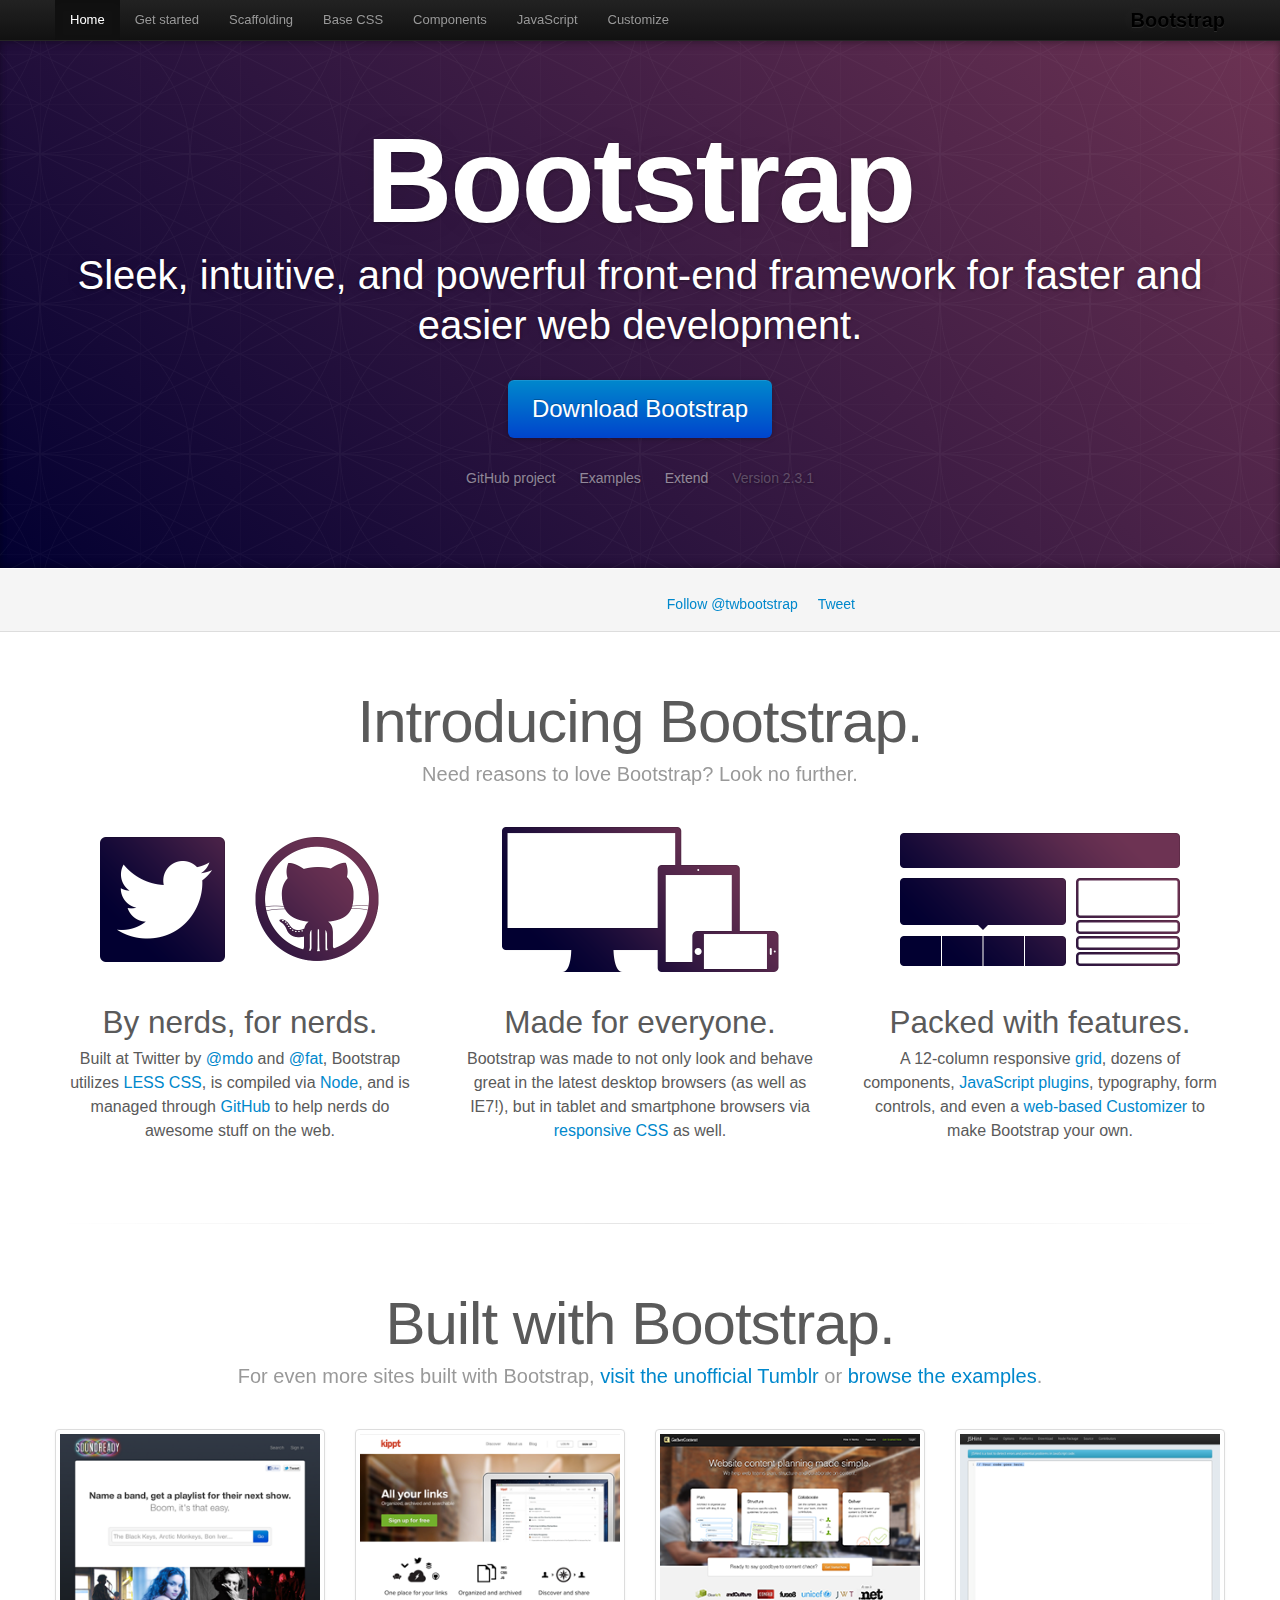
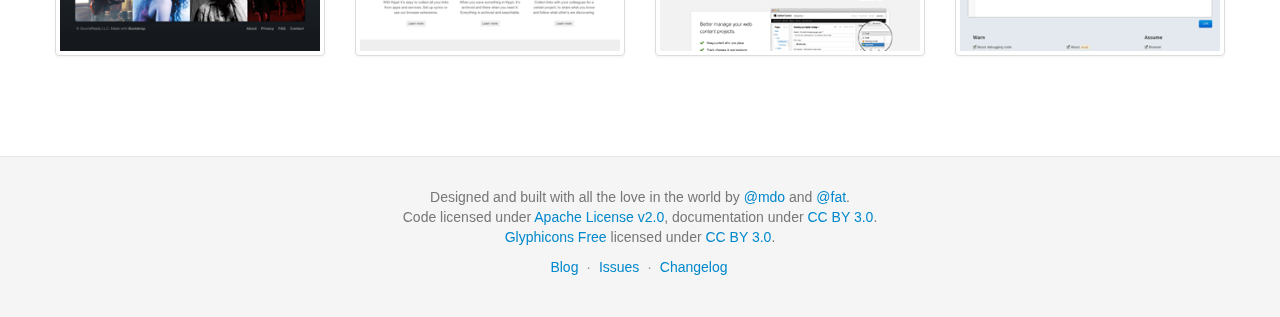
<file: bootstrap/docs/index.html>
<!DOCTYPE html>
<html lang="en">
  <head>
    <meta charset="utf-8">
    <title>Bootstrap</title>
    <meta name="viewport" content="width=device-width, initial-scale=1.0">
    <meta name="description" content="">
    <meta name="author" content="">

    <!-- Le styles -->
    <link href="assets/css/bootstrap.css" rel="stylesheet">
    <link href="assets/css/bootstrap-responsive.css" rel="stylesheet">
    <link href="assets/css/docs.css" rel="stylesheet">
    <link href="assets/js/google-code-prettify/prettify.css" rel="stylesheet">

    <!-- Le HTML5 shim, for IE6-8 support of HTML5 elements -->
    <!--[if lt IE 9]>
      <script src="assets/js/html5shiv.js"></script>
    <![endif]-->

    <!-- Le fav and touch icons -->
    <link rel="apple-touch-icon-precomposed" sizes="144x144" href="assets/ico/apple-touch-icon-144-precomposed.png">
    <link rel="apple-touch-icon-precomposed" sizes="114x114" href="assets/ico/apple-touch-icon-114-precomposed.png">
      <link rel="apple-touch-icon-precomposed" sizes="72x72" href="assets/ico/apple-touch-icon-72-precomposed.png">
                    <link rel="apple-touch-icon-precomposed" href="assets/ico/apple-touch-icon-57-precomposed.png">
                                   <link rel="shortcut icon" href="assets/ico/favicon.png">

  </head>

  <body data-spy="scroll" data-target=".bs-docs-sidebar">

    <!-- Navbar
    ================================================== -->
    <div class="navbar navbar-inverse navbar-fixed-top">
      <div class="navbar-inner">
        <div class="container">
          <button type="button" class="btn btn-navbar" data-toggle="collapse" data-target=".nav-collapse">
            <span class="icon-bar"></span>
            <span class="icon-bar"></span>
            <span class="icon-bar"></span>
          </button>
          <a class="brand" href="./index.html">Bootstrap</a>
          <div class="nav-collapse collapse">
            <ul class="nav">
              <li class="active">
                <a href="./index.html">Home</a>
              </li>
              <li class="">
                <a href="./getting-started.html">Get started</a>
              </li>
              <li class="">
                <a href="./scaffolding.html">Scaffolding</a>
              </li>
              <li class="">
                <a href="./base-css.html">Base CSS</a>
              </li>
              <li class="">
                <a href="./components.html">Components</a>
              </li>
              <li class="">
                <a href="./javascript.html">JavaScript</a>
              </li>
              <li class="">
                <a href="./customize.html">Customize</a>
              </li>
            </ul>
          </div>
        </div>
      </div>
    </div>

<div class="jumbotron masthead">
  <div class="container">
    <h1>Bootstrap</h1>
    <p>Sleek, intuitive, and powerful front-end framework for faster and easier web development.</p>
    <p>
      <a href="assets/bootstrap.zip" class="btn btn-primary btn-large" >Download Bootstrap</a>
    </p>
    <ul class="masthead-links">
      <li>
        <a href="http://github.com/twitter/bootstrap" >GitHub project</a>
      </li>
      <li>
        <a href="./getting-started.html#examples" >Examples</a>
      </li>
      <li>
        <a href="./extend.html" >Extend</a>
      </li>
      <li>
        Version 2.3.1
      </li>
    </ul>
  </div>
</div>

<div class="bs-docs-social">
  <div class="container">
    <ul class="bs-docs-social-buttons">
      <li>
        <iframe class="github-btn" src="http://ghbtns.com/github-btn.html?user=twitter&repo=bootstrap&type=watch&count=true" allowtransparency="true" frameborder="0" scrolling="0" width="100px" height="20px"></iframe>
      </li>
      <li>
        <iframe class="github-btn" src="http://ghbtns.com/github-btn.html?user=twitter&repo=bootstrap&type=fork&count=true" allowtransparency="true" frameborder="0" scrolling="0" width="102px" height="20px"></iframe>
      </li>
      <li class="follow-btn">
        <a href="https://twitter.com/twbootstrap" class="twitter-follow-button" data-link-color="#0069D6" data-show-count="true">Follow @twbootstrap</a>
      </li>
      <li class="tweet-btn">
        <a href="https://twitter.com/share" class="twitter-share-button" data-url="http://twitter.github.com/bootstrap/" data-count="horizontal" data-via="twbootstrap" data-related="mdo:Creator of Twitter Bootstrap">Tweet</a>
      </li>
    </ul>
  </div>
</div>

<div class="container">

  <div class="marketing">

    <h1>Introducing Bootstrap.</h1>
    <p class="marketing-byline">Need reasons to love Bootstrap? Look no further.</p>

    <div class="row-fluid">
      <div class="span4">
        <img class="marketing-img" src="assets/img/bs-docs-twitter-github.png">
        <h2>By nerds, for nerds.</h2>
        <p>Built at Twitter by <a href="http://twitter.com/mdo">@mdo</a> and <a href="http://twitter.com/fat">@fat</a>, Bootstrap utilizes <a href="http://lesscss.org">LESS CSS</a>, is compiled via <a href="http://nodejs.org">Node</a>, and is managed through <a href="http://github.com">GitHub</a> to help nerds do awesome stuff on the web.</p>
      </div>
      <div class="span4">
        <img class="marketing-img" src="assets/img/bs-docs-responsive-illustrations.png">
        <h2>Made for everyone.</h2>
        <p>Bootstrap was made to not only look and behave great in the latest desktop browsers (as well as IE7!), but in tablet and smartphone browsers via <a href="./scaffolding.html#responsive">responsive CSS</a> as well.</p>
      </div>
      <div class="span4">
        <img class="marketing-img" src="assets/img/bs-docs-bootstrap-features.png">
        <h2>Packed with features.</h2>
        <p>A 12-column responsive <a href="./scaffolding.html#gridSystem">grid</a>, dozens of components, <a href="./javascript.html">JavaScript plugins</a>, typography, form controls, and even a <a href="./customize.html">web-based Customizer</a> to make Bootstrap your own.</p>
      </div>
    </div>

    <hr class="soften">

    <h1>Built with Bootstrap.</h1>
    <p class="marketing-byline">For even more sites built with Bootstrap, <a href="http://builtwithbootstrap.tumblr.com/" target="_blank">visit the unofficial Tumblr</a> or <a href="./getting-started.html#examples">browse the examples</a>.</p>
    <div class="row-fluid">
      <ul class="thumbnails example-sites">
        <li class="span3">
          <a class="thumbnail" href="http://soundready.fm/" target="_blank">
            <img src="assets/img/example-sites/soundready.png" alt="SoundReady.fm">
          </a>
        </li>
        <li class="span3">
          <a class="thumbnail" href="http://kippt.com/" target="_blank">
            <img src="assets/img/example-sites/kippt.png" alt="Kippt">
          </a>
        </li>
        <li class="span3">
          <a class="thumbnail" href="http://www.gathercontent.com/" target="_blank">
            <img src="assets/img/example-sites/gathercontent.png" alt="Gather Content">
          </a>
        </li>
        <li class="span3">
          <a class="thumbnail" href="http://www.jshint.com/" target="_blank">
            <img src="assets/img/example-sites/jshint.png" alt="JS Hint">
          </a>
        </li>
      </ul>
     </div>

  </div>

</div>



    <!-- Footer
    ================================================== -->
    <footer class="footer">
      <div class="container">
        <p>Designed and built with all the love in the world by <a href="http://twitter.com/mdo" target="_blank">@mdo</a> and <a href="http://twitter.com/fat" target="_blank">@fat</a>.</p>
        <p>Code licensed under <a href="http://www.apache.org/licenses/LICENSE-2.0" target="_blank">Apache License v2.0</a>, documentation under <a href="http://creativecommons.org/licenses/by/3.0/">CC BY 3.0</a>.</p>
        <p><a href="http://glyphicons.com">Glyphicons Free</a> licensed under <a href="http://creativecommons.org/licenses/by/3.0/">CC BY 3.0</a>.</p>
        <ul class="footer-links">
          <li><a href="http://blog.getbootstrap.com">Blog</a></li>
          <li class="muted">&middot;</li>
          <li><a href="https://github.com/twitter/bootstrap/issues?state=open">Issues</a></li>
          <li class="muted">&middot;</li>
          <li><a href="https://github.com/twitter/bootstrap/blob/master/CHANGELOG.md">Changelog</a></li>
        </ul>
      </div>
    </footer>



    <!-- Le javascript
    ================================================== -->
    <!-- Placed at the end of the document so the pages load faster -->
    <script type="text/javascript" src="http://platform.twitter.com/widgets.js"></script>
    <script src="assets/js/jquery.js"></script>
    <script src="assets/js/bootstrap-transition.js"></script>
    <script src="assets/js/bootstrap-alert.js"></script>
    <script src="assets/js/bootstrap-modal.js"></script>
    <script src="assets/js/bootstrap-dropdown.js"></script>
    <script src="assets/js/bootstrap-scrollspy.js"></script>
    <script src="assets/js/bootstrap-tab.js"></script>
    <script src="assets/js/bootstrap-tooltip.js"></script>
    <script src="assets/js/bootstrap-popover.js"></script>
    <script src="assets/js/bootstrap-button.js"></script>
    <script src="assets/js/bootstrap-collapse.js"></script>
    <script src="assets/js/bootstrap-carousel.js"></script>
    <script src="assets/js/bootstrap-typeahead.js"></script>
    <script src="assets/js/bootstrap-affix.js"></script>

    <script src="assets/js/holder/holder.js"></script>
    <script src="assets/js/google-code-prettify/prettify.js"></script>

    <script src="assets/js/application.js"></script>



  </body>
</html>
</file>
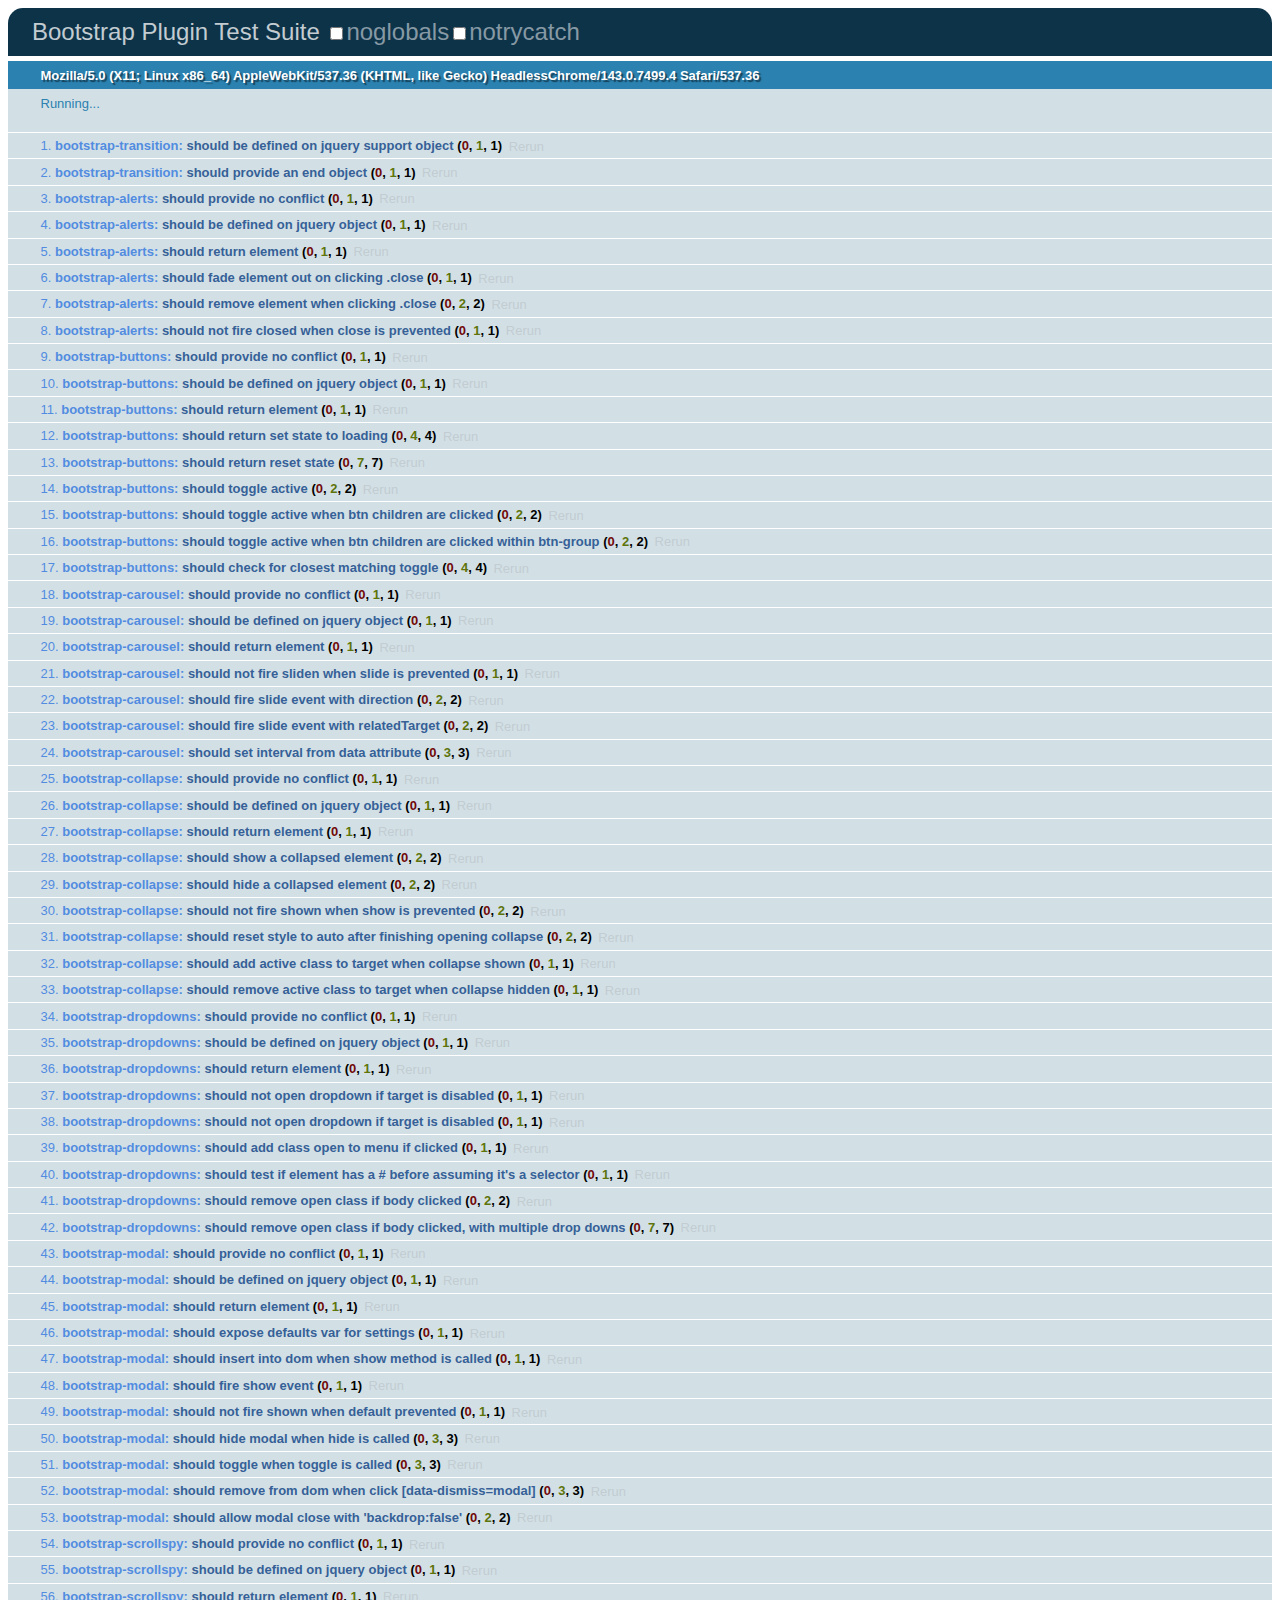
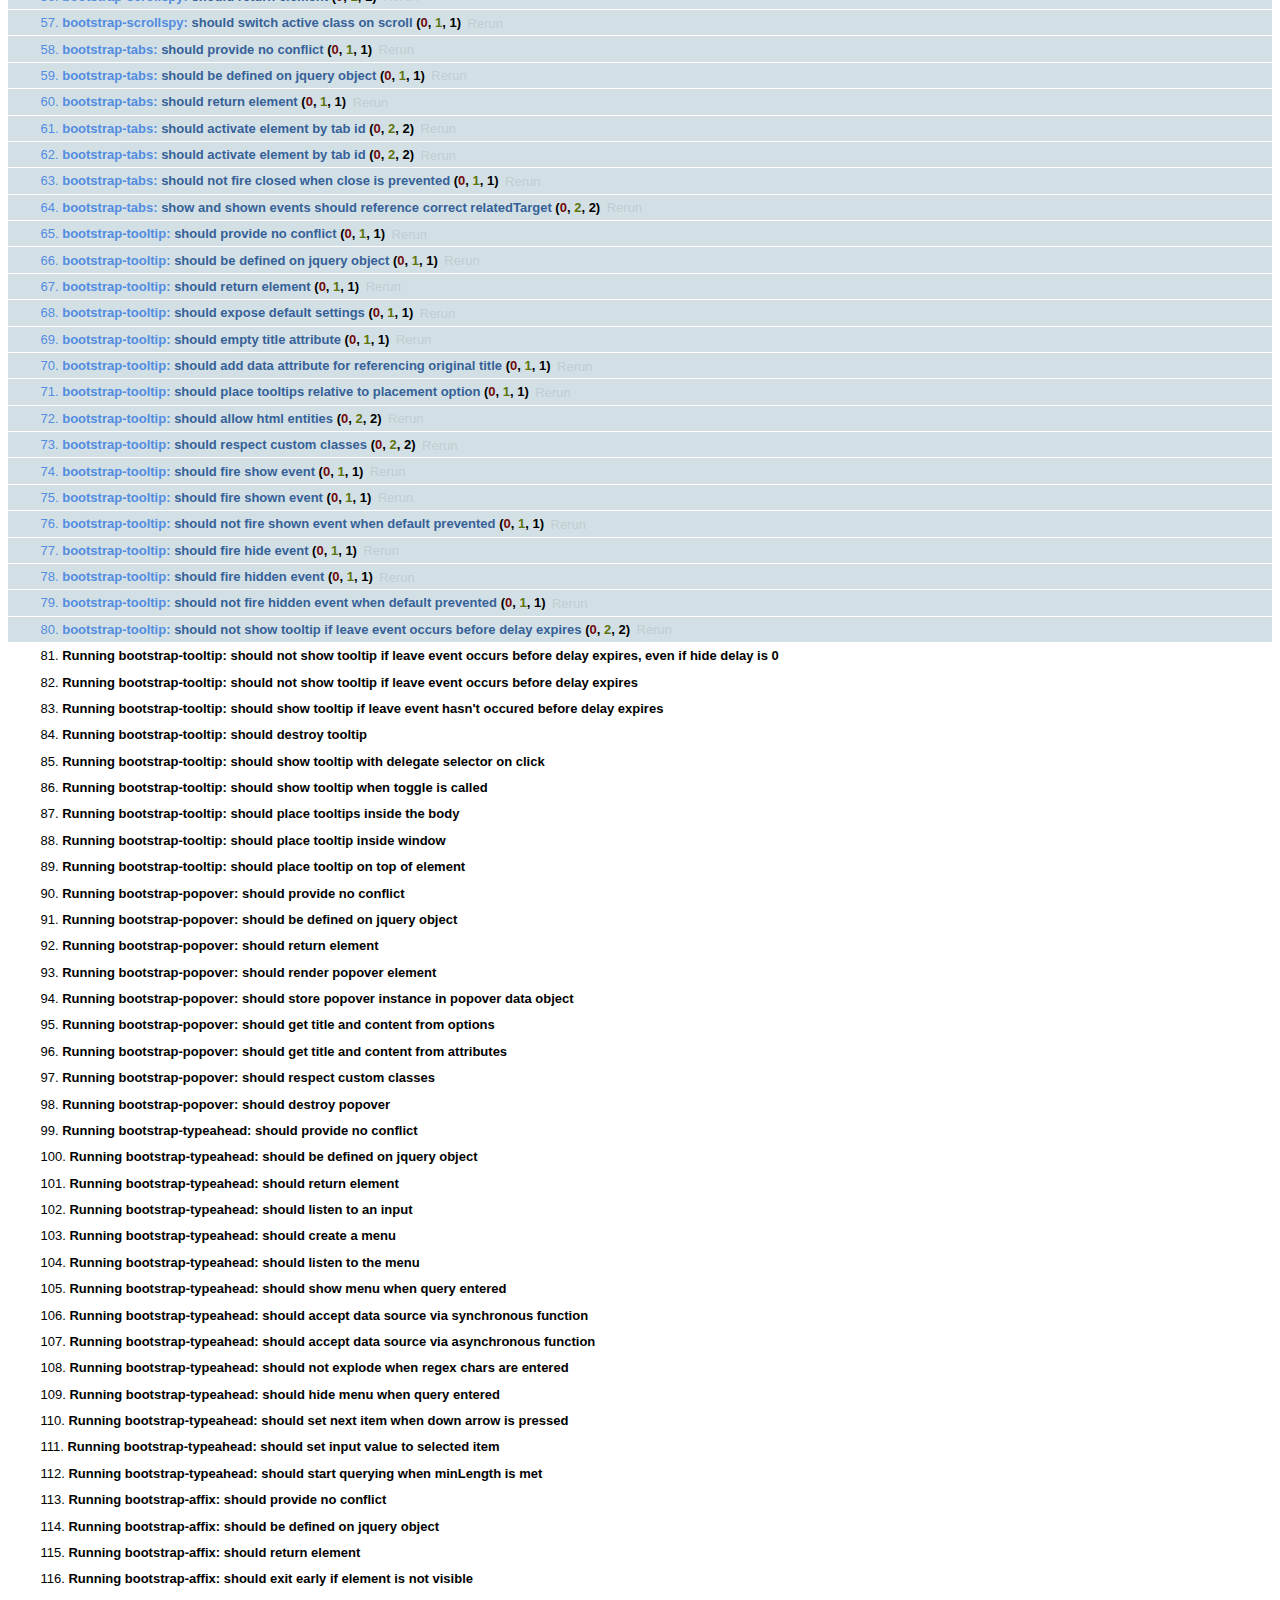
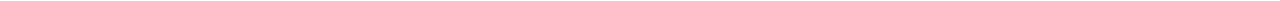
<file: bootstrap/js/tests/index.html>
<!DOCTYPE HTML>
<html>
<head>
  <title>Bootstrap Plugin Test Suite</title>

  <!-- jquery -->
  <!--<script src="http://code.jquery.com/jquery-1.7.min.js"></script>-->
  <script src="vendor/jquery.js"></script>

  <!-- qunit -->
  <link rel="stylesheet" href="vendor/qunit.css" type="text/css" media="screen" />
  <script src="vendor/qunit.js"></script>

  <!-- phantomjs logging script-->
  <script src="unit/bootstrap-phantom.js"></script>

  <!--  plugin sources -->
  <script src="../../js/bootstrap-transition.js"></script>
  <script src="../../js/bootstrap-alert.js"></script>
  <script src="../../js/bootstrap-button.js"></script>
  <script src="../../js/bootstrap-carousel.js"></script>
  <script src="../../js/bootstrap-collapse.js"></script>
  <script src="../../js/bootstrap-dropdown.js"></script>
  <script src="../../js/bootstrap-modal.js"></script>
  <script src="../../js/bootstrap-scrollspy.js"></script>
  <script src="../../js/bootstrap-tab.js"></script>
  <script src="../../js/bootstrap-tooltip.js"></script>
  <script src="../../js/bootstrap-popover.js"></script>
  <script src="../../js/bootstrap-typeahead.js"></script>
  <script src="../../js/bootstrap-affix.js"></script>

  <!-- unit tests -->
  <script src="unit/bootstrap-transition.js"></script>
  <script src="unit/bootstrap-alert.js"></script>
  <script src="unit/bootstrap-button.js"></script>
  <script src="unit/bootstrap-carousel.js"></script>
  <script src="unit/bootstrap-collapse.js"></script>
  <script src="unit/bootstrap-dropdown.js"></script>
  <script src="unit/bootstrap-modal.js"></script>
  <script src="unit/bootstrap-scrollspy.js"></script>
  <script src="unit/bootstrap-tab.js"></script>
  <script src="unit/bootstrap-tooltip.js"></script>
  <script src="unit/bootstrap-popover.js"></script>
  <script src="unit/bootstrap-typeahead.js"></script>
  <script src="unit/bootstrap-affix.js"></script>
</head>
<body>
  <div>
    <h1 id="qunit-header">Bootstrap Plugin Test Suite</h1>
    <h2 id="qunit-banner"></h2>
    <h2 id="qunit-userAgent"></h2>
    <ol id="qunit-tests"></ol>
    <div id="qunit-fixture"></div>
  </div>
</body>
</html>
</file>
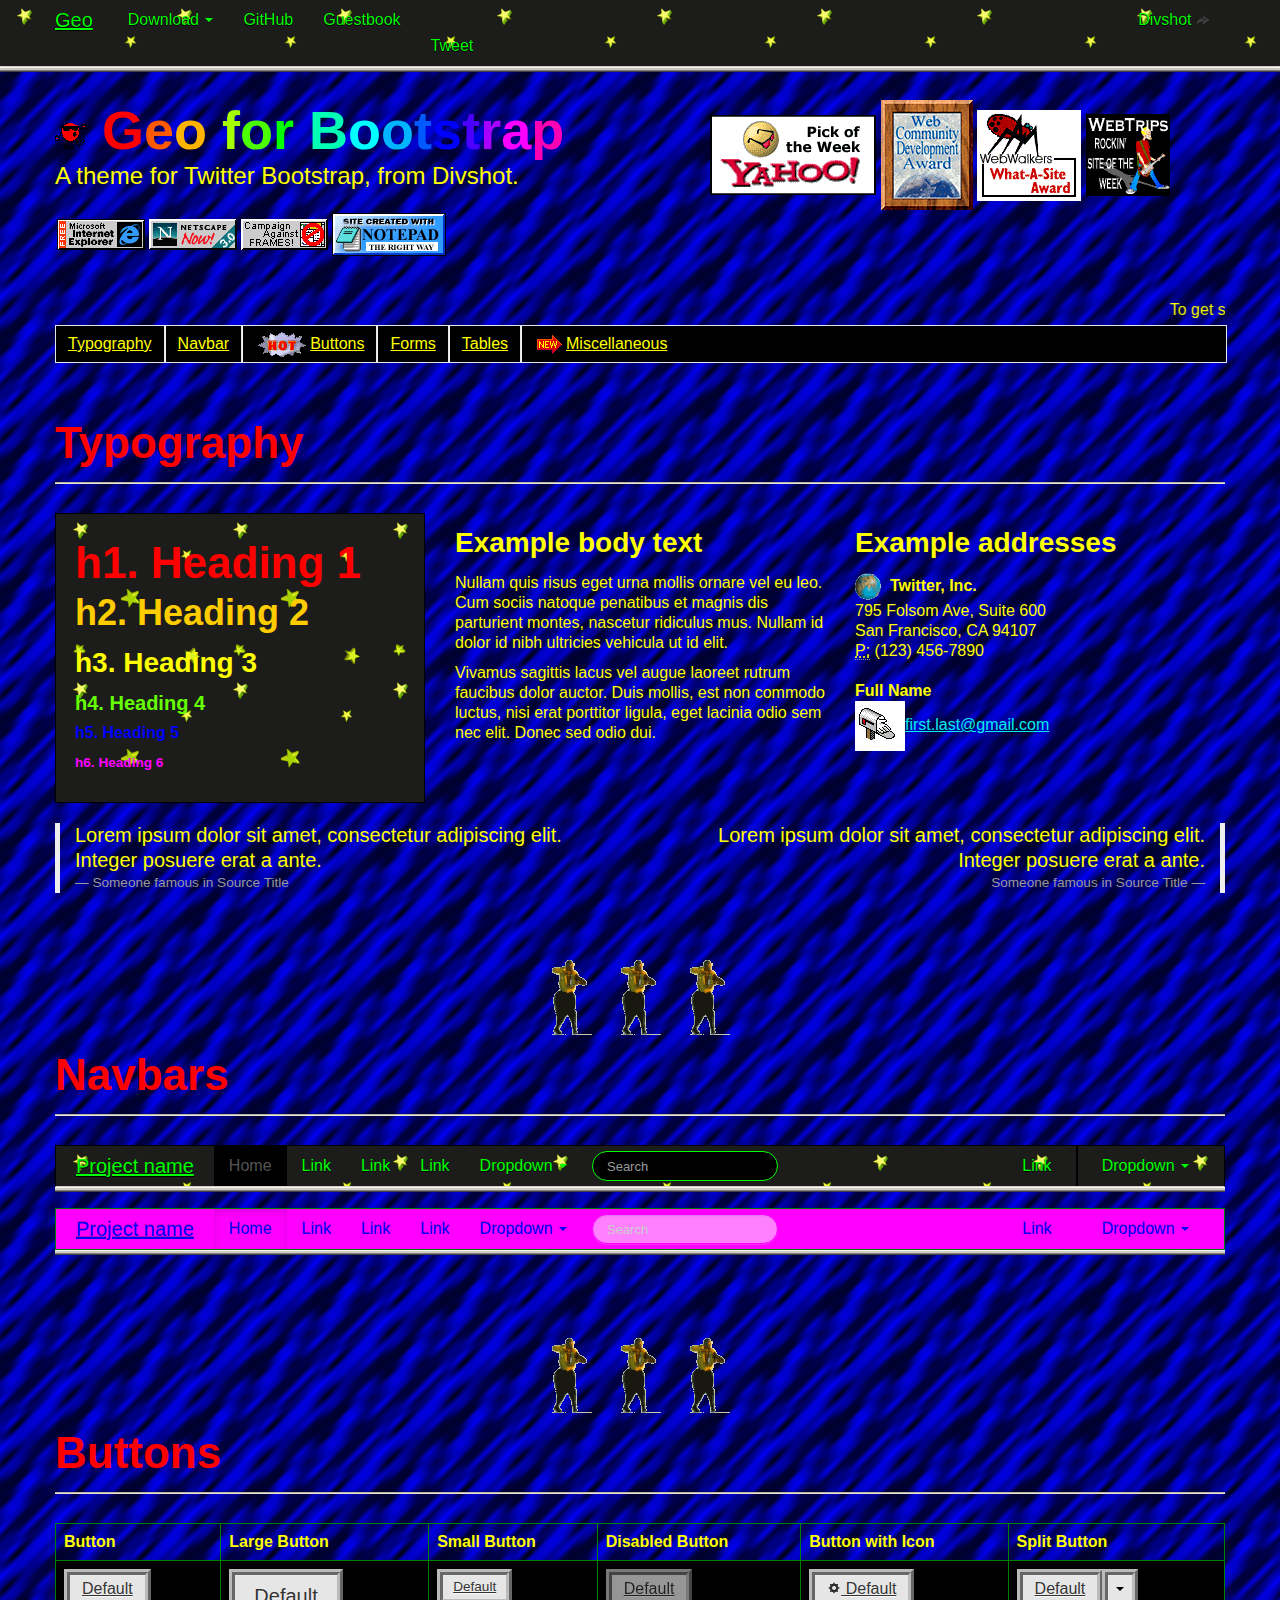
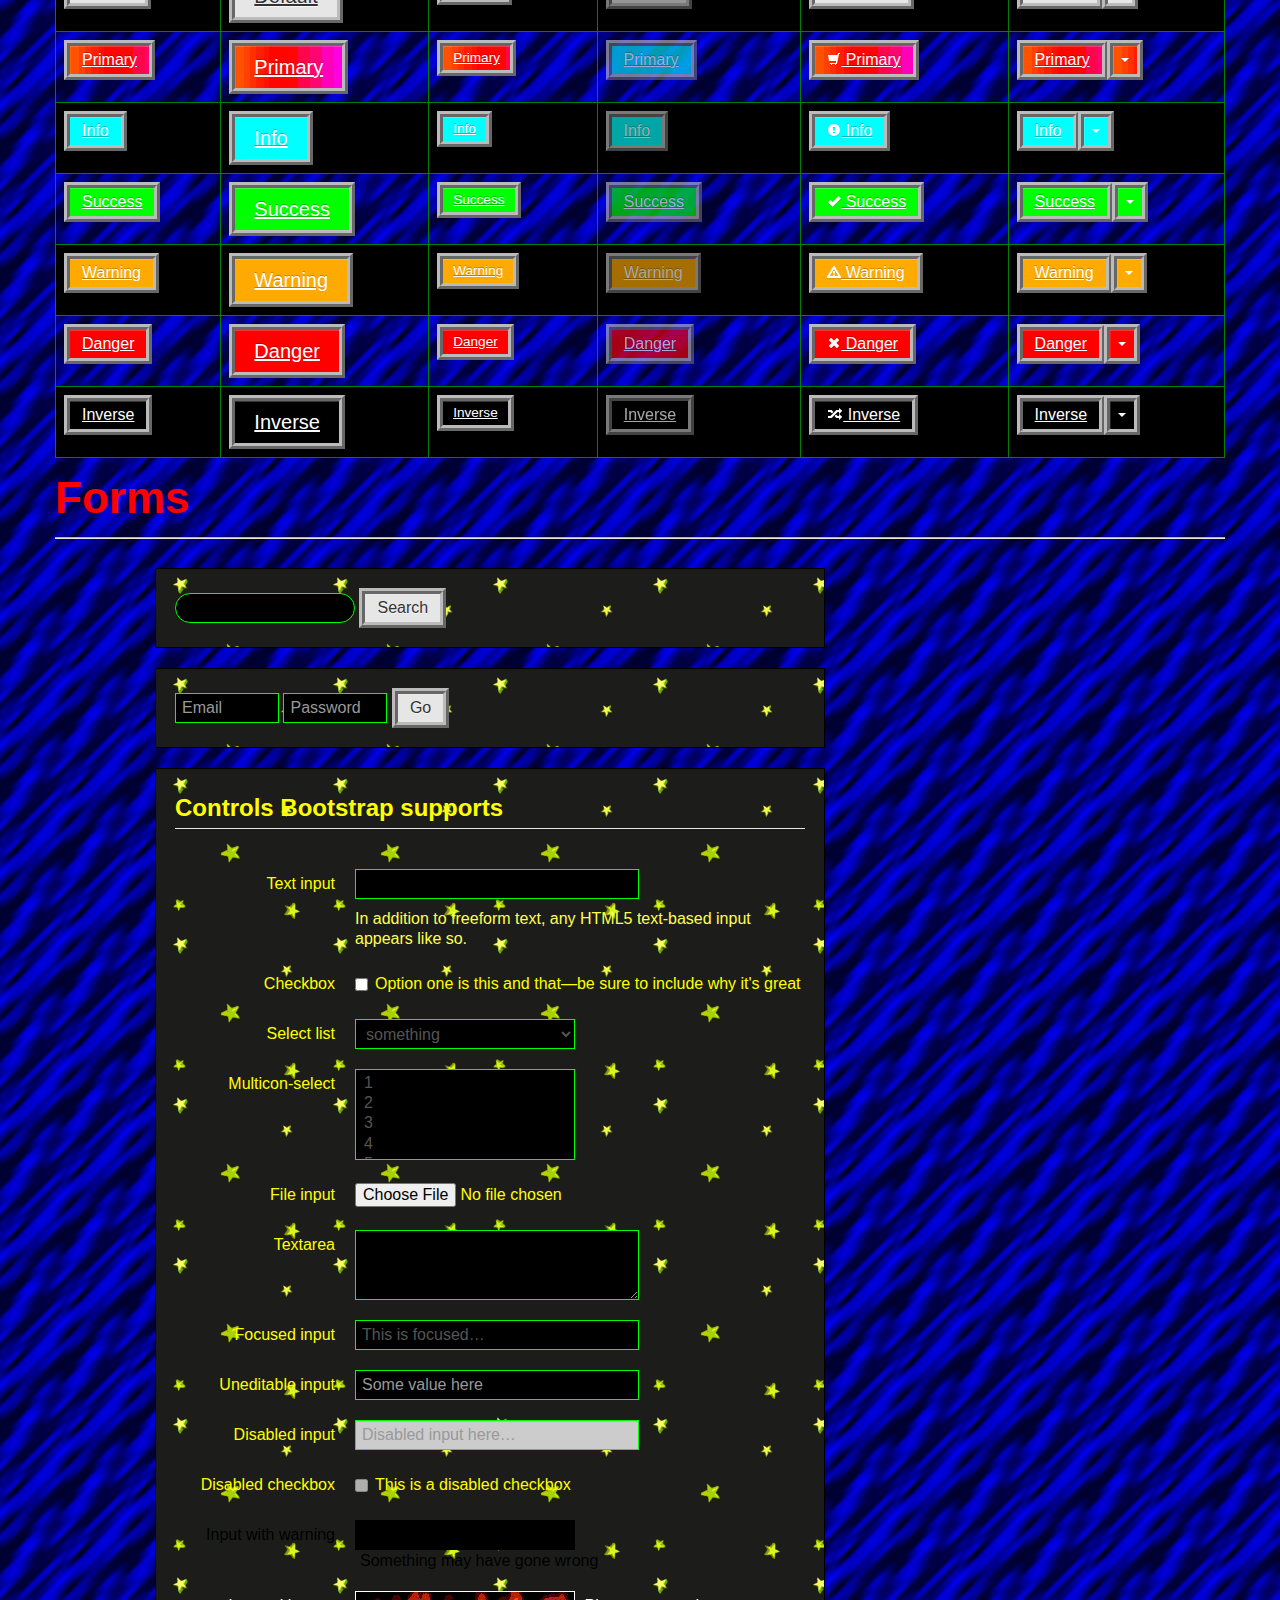
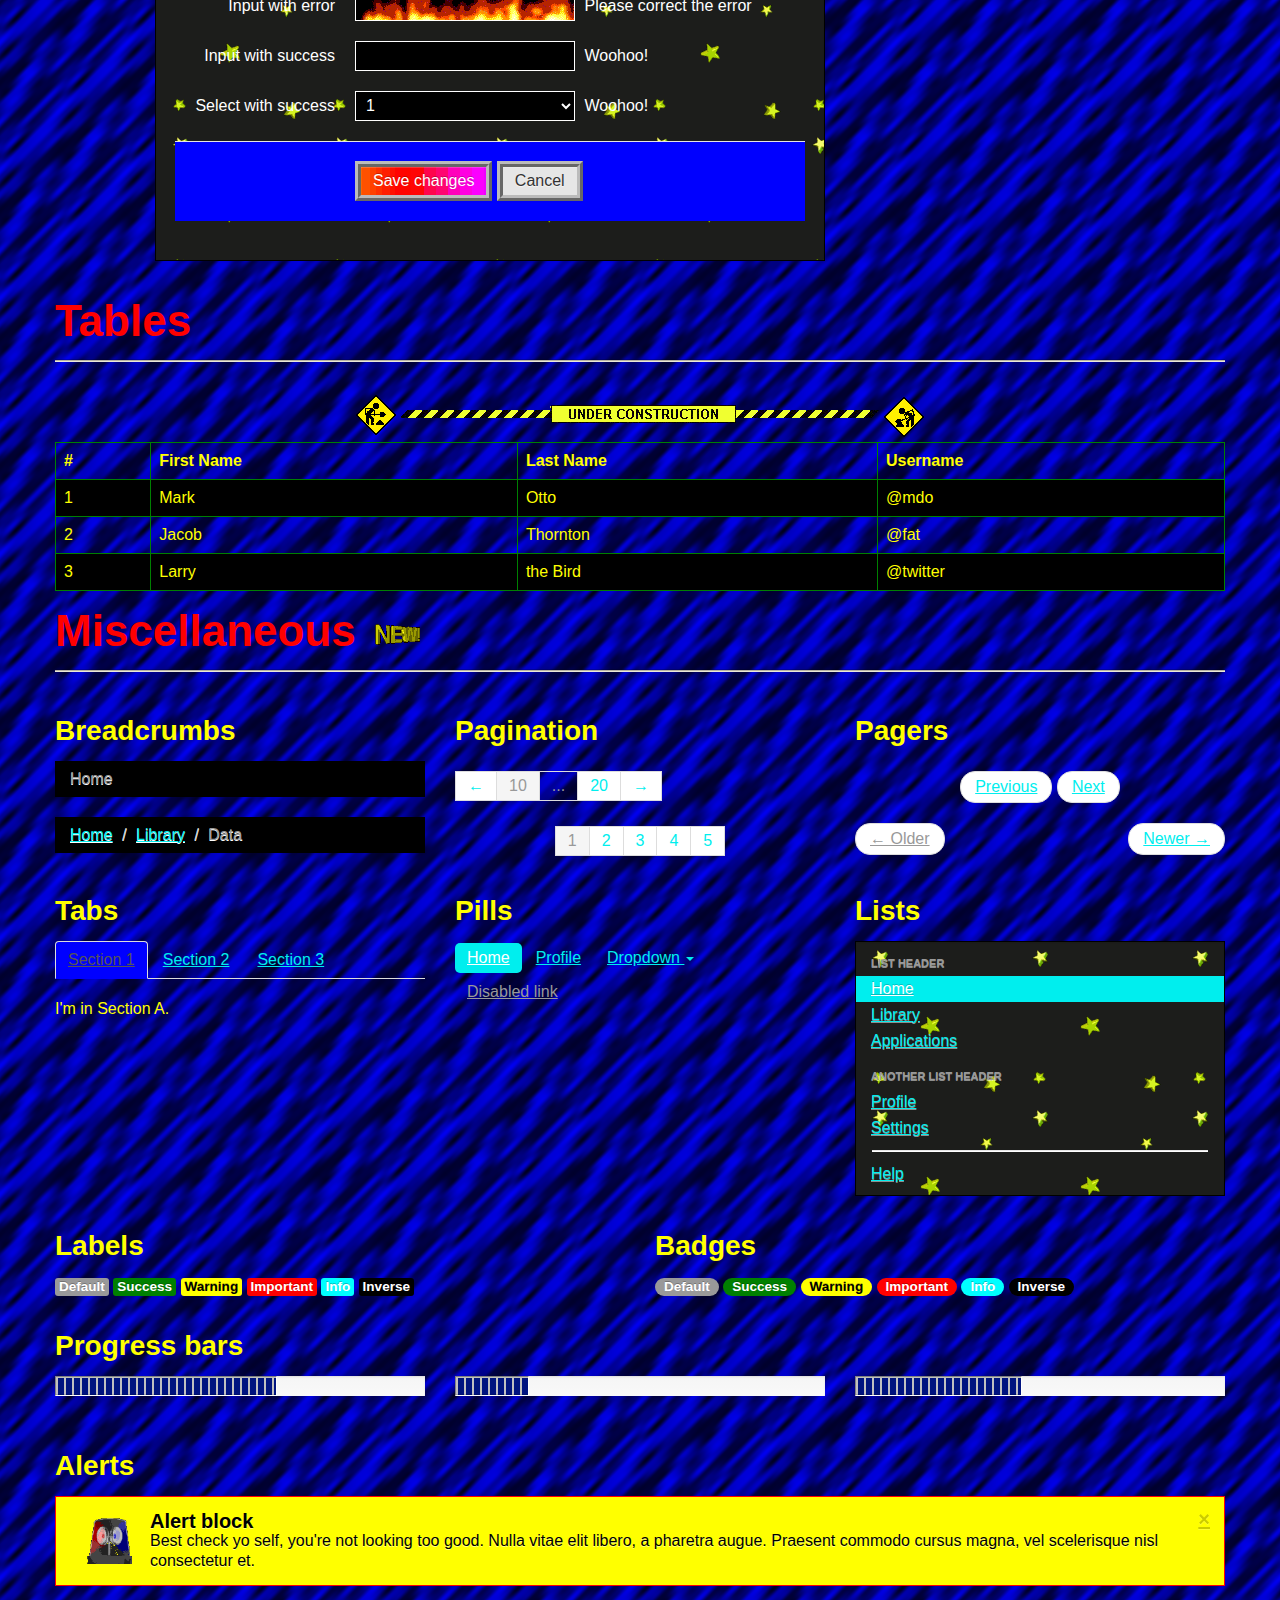
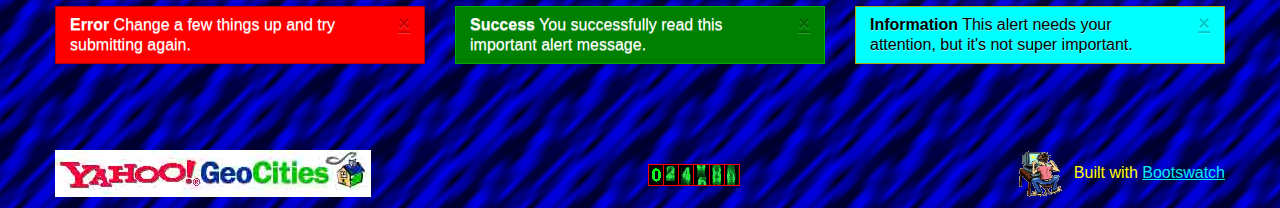
<file: test/test.html>
<!DOCTYPE html>
<html lang="en">
  <head>
    <meta charset="utf-8">
    <title>Bootswatch: Swatch</title>
    <meta name="viewport" content="width=device-width, initial-scale=1.0">
    <meta name="description" content="">
    <meta name="author" content="">

    <!--[if lt IE 9]>
      <script src="http://html5shim.googlecode.com/svn/trunk/html5.js"></script>
    <![endif]-->

    <link href="../swatch/bootstrap.min.css" rel="stylesheet">
    <link href="../bootstrap/docs/assets/css/bootstrap-responsive.css" rel="stylesheet">
    <link href="../bootstrap/docs/assets/js/google-code-prettify/prettify.css" rel="stylesheet">
    <link href="bootswatch.css" rel="stylesheet">

  </head>

  <body id="top" class="preview" data-spy="scroll" data-target=".subnav" data-offset="80">


  <!-- Navbar
    ================================================== -->
 <div class="navbar navbar-fixed-top">
   <div class="navbar-inner">
     <div class="container">
       <a class="btn btn-navbar" data-toggle="collapse" data-target=".nav-collapse">
         <span class="icon-bar"></span>
         <span class="icon-bar"></span>
         <span class="icon-bar"></span>
       </a>
       <a class="brand" href="../">Geo</a>
       <div class="nav-collapse" id="main-menu">
        <ul class="nav" id="main-menu-left">
          <li class="dropdown" id="preview-menu">
            <a class="dropdown-toggle" data-toggle="dropdown" href="#">Download <b class="caret"></b></a>
            <ul class="dropdown-menu">
              <li><a target="_blank" href="../swatch/bootstrap.min.css">bootstrap.min.css</a></li>
              <li><a target="_blank" href="../swatch/bootstrap.css">bootstrap.css</a></li>
              <li class="divider"></li>
              <li><a target="_blank" href="../swatch/variables.less">variables.less</a></li>
              <li><a target="_blank" href="../swatch/bootswatch.less">bootswatch.less</a></li>
            </ul>
          </li>
          <li><a href="http://github.com/divshot/geo-bootstrap">GitHub</a></li>
          <li><a href="http://www.websitegoodies.com/guestbook.php?a=view&id=930308" target="_blank">Guestbook</a></li>
          <li style="padding-top: 6px">&nbsp;
            <a href="https://twitter.com/share" class="twitter-share-button" data-text="Geo, a new Bootstrap theme from Divshot" data-via="divshot" data-size="large">Tweet</a>
            <script>!function(d,s,id){var js,fjs=d.getElementsByTagName(s)[0];if(!d.getElementById(id)){js=d.createElement(s);js.id=id;js.src="http://platform.twitter.com/widgets.js";fjs.parentNode.insertBefore(js,fjs);}}(document,"script","twitter-wjs");</script>
          </li>
        </ul>
        <ul class="nav pull-right" id="main-menu-right">
          <li><a rel="tooltip" target="_blank" href="http://www.divshot.com" title="Bootstrap Interface Builder">Divshot <i class="icon-share-alt"></i></a></li>
        </ul>
       </div>
     </div>
   </div>
 </div>

    <div class="container">


<!-- Masthead
================================================== -->
<header class="jumbotron subhead" id="overview">
  <div class="row">
    <div class="span6">
      <h1><img src="../img/test/7upspot.gif">&nbsp;<FONT COLOR="#FF0000">G</FONT><FONT COLOR="#FF5A00">e</FONT><FONT COLOR="#FFB400">o</FONT><FONT COLOR="#FFff00"> </FONT><FONT COLOR="#A5ff00">f</FONT><FONT COLOR="#4Bff00">o</FONT><FONT COLOR="#00ff00">r</FONT><FONT COLOR="#00ff5A"> </FONT><blink><FONT COLOR="#00ffB4">B</FONT><FONT COLOR="#00ffff">o</FONT><FONT COLOR="#00B4ff">o</FONT><FONT COLOR="#005Aff">t</FONT><FONT COLOR="#0000ff">s</FONT><FONT COLOR="#4B00ff">t</FONT><FONT COLOR="#A500ff">r</FONT><FONT COLOR="#FF00ff">a</FONT><FONT COLOR="#FF00B4">p</FONT></blink></h1>
      <p class="lead">A theme for Twitter Bootstrap, from Divshot.</p>
      <table cellpadding="2" cellspacing="2">
        <tr>
          <td>
            <img src="../img/test/ie_logo.gif">
          </td>
          <td>
            <img src="../img/test/ns_logo.gif">
          </td>
          <td>
            <img src="../img/test/noframes.gif">
          </td>
          <td>
            <img src="../img/test/notepad.gif">
          </td>
        </tr>
      </table>
    </div>
    <div class="span6">
      <center>
        <img src="../img/test/yahooweek.gif">
        <img src="../img/test/community.gif">
        <img src="../img/test/wabwalk.gif">
        <img src="../img/test/webtrips.gif">
      </center>
    </div>
  </div>
  <marquee>To get started, download the "bootstrap.css" or "bootstrap.min.css" file and include it in your HTML webpage &lt;head&gt; tag: &lt;link href="bootstrap.css" rel="stylesheet"&gt;</marquee>
  <div class="subnav">
    <ul class="nav nav-pills">
      <li><a href="#typography">Typography</a></li>
      <li><a href="#navbar">Navbar</a></li>
      <li><a href="#buttons"><img class="pull-left" style="margin-top: -5px" src="../img/test/hot.gif"> Buttons</a></li>
      <li><a href="#forms">Forms</a></li>
      <li><a href="#tables">Tables</a></li>
      <li><a href="#miscellaneous"><img class="pull-left" style="margin-top: -3px" src="../img/test/new.gif"> Miscellaneous</a></li>
    </ul>
  </div>
</header>

<!-- Typography
================================================== -->
<section id="typography" style="padding-top: 0">
  <div class="page-header">
    <h1>Typography</h1>
  </div>

  <!-- Headings & Paragraph Copy -->
  <div class="row">

    <div class="span4">
      <div class="well">
        <h1>h1. Heading 1</h1>
        <h2>h2. Heading 2</h2>
        <h3>h3. Heading 3</h3>
        <h4>h4. Heading 4</h4>
        <h5>h5. Heading 5</h5>
        <h6>h6. Heading 6</h6>
      </div>
    </div>

    <div class="span4">
      <h3>Example body text</h3>
      <p>Nullam quis risus eget urna mollis ornare vel eu leo. Cum sociis natoque penatibus et magnis dis parturient montes, nascetur ridiculus mus. Nullam id dolor id nibh ultricies vehicula ut id elit.</p>
      <p>Vivamus sagittis lacus vel augue laoreet rutrum faucibus dolor auctor. Duis mollis, est non commodo luctus, nisi erat porttitor ligula, eget lacinia odio sem nec elit. Donec sed odio dui.</p>
    </div>

    <div class="span4">
      <h3>Example addresses</h3>
      <address><img src="../img/test/spinningearth.gif" width="26">&nbsp;
        <strong>Twitter, Inc.</strong><br>
        795 Folsom Ave, Suite 600<br>
        San Francisco, CA 94107<br>
        <abbr title="Phone">P:</abbr> (123) 456-7890
      </address>
      <address>
        <strong>Full Name</strong><br>
        <a href="mailto:#"><img src="../img/test/emailme.gif">first.last@gmail.com</a>
      </address>
    </div>

  </div>
  
  <div class="row">
    <div class="span6">
      <blockquote>
        <p>Lorem ipsum dolor sit amet, consectetur adipiscing elit. Integer posuere erat a ante.</p>
        <small>Someone famous in <cite title="Source Title">Source Title</cite></small>
      </blockquote>
    </div>
    <div class="span6">
      <blockquote class="pull-right">
        <p>Lorem ipsum dolor sit amet, consectetur adipiscing elit. Integer posuere erat a ante.</p>
        <small>Someone famous in <cite title="Source Title">Source Title</cite></small>
      </blockquote>
    </div>
  </div>

</section>

<br><br>
<center>
  <!-- TRIPLE MC HAMMER -->
  <img src="../img/test/mchammer.gif">&nbsp;&nbsp;
  <img src="../img/test/mchammer.gif">&nbsp;&nbsp;
  <img src="../img/test/mchammer.gif">
</center>


<!-- Navbar
================================================== -->
<section id="navbar" style="padding-top: 0">
  <div class="page-header">
    <h1>Navbars</h1>
  </div>
  <div class="navbar">
    <div class="navbar-inner">
      <div class="container" style="width: auto;">
        <a class="btn btn-navbar" data-toggle="collapse" data-target=".nav-collapse">
          <span class="icon-bar"></span>
          <span class="icon-bar"></span>
          <span class="icon-bar"></span>
        </a>
        <a class="brand" href="#">Project name</a>
        <div class="nav-collapse">
          <ul class="nav">
            <li class="active"><a href="#">Home</a></li>
            <li><a href="#">Link</a></li>
            <li><a href="#">Link</a></li>
            <li><a href="#">Link</a></li>
            <li class="dropdown">
              <a href="#" class="dropdown-toggle" data-toggle="dropdown">Dropdown <b class="caret"></b></a>
              <ul class="dropdown-menu">
                <li><a href="#">Action</a></li>
                <li><a href="#">Another action</a></li>
                <li><a href="#">Something else here</a></li>
                <li class="divider"></li>
                <li><a href="#">Separated link</a></li>
              </ul>
            </li>
          </ul>
          <form class="navbar-search pull-left" action="">
            <input type="text" class="search-query span2" placeholder="Search">
          </form>
          <ul class="nav pull-right">
            <li><a href="#">Link</a></li>
            <li class="divider-vertical"></li>
            <li class="dropdown">
              <a href="#" class="dropdown-toggle" data-toggle="dropdown">Dropdown <b class="caret"></b></a>
              <ul class="dropdown-menu">
                <li><a href="#">Action</a></li>
                <li><a href="#">Another action</a></li>
                <li><a href="#">Something else here</a></li>
                <li class="divider"></li>
                <li><a href="#">Separated link</a></li>
              </ul>
            </li>
          </ul>
        </div><!-- /.nav-collapse -->
      </div>
    </div><!-- /navbar-inner -->
  </div><!-- /navbar -->

  <div class="navbar navbar-inverse">
    <div class="navbar-inner">
      <div class="container" style="width: auto;">
        <a class="btn btn-navbar" data-toggle="collapse" data-target=".nav-collapse">
          <span class="icon-bar"></span>
          <span class="icon-bar"></span>
          <span class="icon-bar"></span>
        </a>
        <a class="brand" href="#">Project name</a>
        <div class="nav-collapse">
          <ul class="nav">
            <li class="active"><a href="#">Home</a></li>
            <li><a href="#">Link</a></li>
            <li><a href="#">Link</a></li>
            <li><a href="#">Link</a></li>
            <li class="dropdown">
              <a href="#" class="dropdown-toggle" data-toggle="dropdown">Dropdown <b class="caret"></b></a>
              <ul class="dropdown-menu">
                <li><a href="#">Action</a></li>
                <li><a href="#">Another action</a></li>
                <li><a href="#">Something else here</a></li>
                <li class="divider"></li>
                <li><a href="#">Separated link</a></li>
              </ul>
            </li>
          </ul>
          <form class="navbar-search pull-left" action="">
            <input type="text" class="search-query span2" placeholder="Search">
          </form>
          <ul class="nav pull-right">
            <li><a href="#">Link</a></li>
            <li class="divider-vertical"></li>
            <li class="dropdown">
              <a href="#" class="dropdown-toggle" data-toggle="dropdown">Dropdown <b class="caret"></b></a>
              <ul class="dropdown-menu">
                <li><a href="#">Action</a></li>
                <li><a href="#">Another action</a></li>
                <li><a href="#">Something else here</a></li>
                <li class="divider"></li>
                <li><a href="#">Separated link</a></li>
              </ul>
            </li>
          </ul>
        </div><!-- /.nav-collapse -->
      </div>
    </div><!-- /navbar-inner -->
  </div><!-- /navbar -->

</section>

<br><br><br>
<center>
  <!-- TRIPLE MC HAMMER -->
  <img src="../img/test/mchammer.gif">&nbsp;&nbsp;
  <img src="../img/test/mchammer.gif">&nbsp;&nbsp;
  <img src="../img/test/mchammer.gif">
</center>

<!-- Buttons
================================================== -->
<section id="buttons" style="padding-top: 0">
  <div class="page-header">
    <h1>Buttons</h1>
  </div>
  <table class="table table-bordered table-striped">
    <thead>
      <tr>
        <th>Button</th>
        <th>Large Button</th>
        <th>Small Button</th>
        <th>Disabled Button</th>
		<th>Button with Icon</th>
		<th>Split Button</th>
      </tr>
    </thead>
    <tbody>
      <tr>
        <td><a class="btn" href="#">Default</a></td>
        <td><a class="btn btn-large" href="#">Default</a></td>
        <td><a class="btn btn-small" href="#">Default</a></td>
        <td><a class="btn disabled" href="#">Default</a></td>
        <td><a class="btn" href="#"><i class="icon-cog"></i> Default</a></td>
		<td>
	        <div class="btn-group">
	          <a class="btn" href="#">Default</a>
	          <a class="btn dropdown-toggle" data-toggle="dropdown" href="#"><span class="caret"></span></a>
	          <ul class="dropdown-menu">
	            <li><a href="#">Action</a></li>
	            <li><a href="#">Another action</a></li>
	            <li><a href="#">Something else here</a></li>
	            <li class="divider"></li>
	            <li><a href="#">Separated link</a></li>
	          </ul>
	        </div><!-- /btn-group -->
		</td>
      </tr>
      <tr>
        <td><a class="btn btn-primary" href="#">Primary</a></td>
        <td><a class="btn btn-primary btn-large" href="#">Primary</a></td>
        <td><a class="btn btn-primary btn-small" href="#">Primary</a></td>
        <td><a class="btn btn-primary disabled" href="#">Primary</a></td>
        <td><a class="btn btn-primary" href="#"><i class="icon-shopping-cart icon-white"></i> Primary</a></td>
		<td>
	        <div class="btn-group">
	          <a class="btn btn-primary" href="#">Primary</a>
	          <a class="btn btn-primary dropdown-toggle" data-toggle="dropdown" href="#"><span class="caret"></span></a>
	          <ul class="dropdown-menu">
	            <li><a href="#">Action</a></li>
	            <li><a href="#">Another action</a></li>
	            <li><a href="#">Something else here</a></li>
	            <li class="divider"></li>
	            <li><a href="#">Separated link</a></li>
	          </ul>
	        </div><!-- /btn-group -->
		</td>
      </tr>
      <tr>
        <td><a class="btn btn-info" href="#">Info</a></td>
        <td><a class="btn btn-info btn-large" href="#">Info</a></td>
        <td><a class="btn btn-info btn-small" href="#">Info</a></td>
        <td><a class="btn btn-info disabled" href="#">Info</a></td>
        <td><a class="btn btn-info" href="#"><i class="icon-exclamation-sign icon-white"></i> Info</a></td>
		<td>
	        <div class="btn-group">
	          <a class="btn btn-info" href="#">Info</a>
	          <a class="btn btn-info dropdown-toggle" data-toggle="dropdown" href="#"><span class="caret"></span></a>
	          <ul class="dropdown-menu">
	            <li><a href="#">Action</a></li>
	            <li><a href="#">Another action</a></li>
	            <li><a href="#">Something else here</a></li>
	            <li class="divider"></li>
	            <li><a href="#">Separated link</a></li>
	          </ul>
	        </div><!-- /btn-group -->
		</td>
      </tr>
      <tr>
        <td><a class="btn btn-success" href="#">Success</a></td>
        <td><a class="btn btn-success btn-large" href="#">Success</a></td>
        <td><a class="btn btn-success btn-small" href="#">Success</a></td>
        <td><a class="btn btn-success disabled" href="#">Success</a></td>
        <td><a class="btn btn-success" href="#"><i class="icon-ok icon-white"></i> Success</a></td>
		<td>
	        <div class="btn-group">
	          <a class="btn btn-success" href="#">Success</a>
	          <a class="btn btn-success dropdown-toggle" data-toggle="dropdown" href="#"><span class="caret"></span></a>
	          <ul class="dropdown-menu">
	            <li><a href="#">Action</a></li>
	            <li><a href="#">Another action</a></li>
	            <li><a href="#">Something else here</a></li>
	            <li class="divider"></li>
	            <li><a href="#">Separated link</a></li>
	          </ul>
	        </div><!-- /btn-group -->
		</td>
      </tr>
      <tr>
        <td><a class="btn btn-warning" href="#">Warning</a></td>
        <td><a class="btn btn-warning btn-large" href="#">Warning</a></td>
        <td><a class="btn btn-warning btn-small" href="#">Warning</a></td>
        <td><a class="btn btn-warning disabled" href="#">Warning</a></td>
        <td><a class="btn btn-warning" href="#"><i class="icon-warning-sign icon-white"></i> Warning</a></td>
		<td>
	        <div class="btn-group">
	          <a class="btn btn-warning" href="#">Warning</a>
	          <a class="btn btn-warning dropdown-toggle" data-toggle="dropdown" href="#"><span class="caret"></span></a>
	          <ul class="dropdown-menu">
	            <li><a href="#">Action</a></li>
	            <li><a href="#">Another action</a></li>
	            <li><a href="#">Something else here</a></li>
	            <li class="divider"></li>
	            <li><a href="#">Separated link</a></li>
	          </ul>
	        </div><!-- /btn-group -->
		</td>
      </tr>
      <tr>
        <td><a class="btn btn-danger" href="#">Danger</a></td>
        <td><a class="btn btn-danger btn-large" href="#">Danger</a></td>
        <td><a class="btn btn-danger btn-small" href="#">Danger</a></td>
        <td><a class="btn btn-danger disabled" href="#">Danger</a></td>
        <td><a class="btn btn-danger" href="#"><i class="icon-remove icon-white"></i> Danger</a></td>
		<td>
	        <div class="btn-group">
	          <a class="btn btn-danger" href="#">Danger</a>
	          <a class="btn btn-danger dropdown-toggle" data-toggle="dropdown" href="#"><span class="caret"></span></a>
	          <ul class="dropdown-menu">
	            <li><a href="#">Action</a></li>
	            <li><a href="#">Another action</a></li>
	            <li><a href="#">Something else here</a></li>
	            <li class="divider"></li>
	            <li><a href="#">Separated link</a></li>
	          </ul>
	        </div><!-- /btn-group -->
		</td>
      </tr>
      <tr>
        <td><a class="btn btn-inverse" href="#">Inverse</a></td>
        <td><a class="btn btn-inverse btn-large" href="#">Inverse</a></td>
        <td><a class="btn btn-inverse btn-small" href="#">Inverse</a></td>
        <td><a class="btn btn-inverse disabled" href="#">Inverse</a></td>
        <td><a class="btn btn-inverse" href="#"><i class="icon-random icon-white"></i> Inverse</a></td>
		<td>
	        <div class="btn-group">
	          <a class="btn btn-inverse" href="#">Inverse</a>
	          <a class="btn btn-inverse dropdown-toggle" data-toggle="dropdown" href="#"><span class="caret"></span></a>
	          <ul class="dropdown-menu">
	            <li><a href="#">Action</a></li>
	            <li><a href="#">Another action</a></li>
	            <li><a href="#">Something else here</a></li>
	            <li class="divider"></li>
	            <li><a href="#">Separated link</a></li>
	          </ul>
	        </div><!-- /btn-group -->
		</td>
      </tr>
    </tbody>
  </table>

</section>

<!-- Forms
================================================== -->
<section id="forms">
  <div class="page-header">
    <h1>Forms</h1>
  </div>

  <div class="row">
    <div class="span7 offset1">

	    <form class="well form-search">
	      <input type="text" class="input-medium search-query">
	      <button type="submit" class="btn">Search</button>
	    </form>

        <form class="well form-search">
          <input type="text" class="input-small" placeholder="Email">
          <input type="password" class="input-small" placeholder="Password">
          <button type="submit" class="btn">Go</button>
        </form>


      <form class="form-horizontal well">
        <fieldset>
          <legend>Controls Bootstrap supports</legend>
          <div class="control-group">
            <label class="control-label" for="input01">Text input</label>
            <div class="controls">
              <input type="text" class="input-xlarge" id="input01">
              <p class="help-block">In addition to freeform text, any HTML5 text-based input appears like so.</p>
            </div>
          </div>
          <div class="control-group">
            <label class="control-label" for="optionsCheckbox">Checkbox</label>
            <div class="controls">
              <label class="checkbox">
                <input type="checkbox" id="optionsCheckbox" value="option1">
                Option one is this and that&mdash;be sure to include why it's great
              </label>
            </div>
          </div>
          <div class="control-group">
            <label class="control-label" for="select01">Select list</label>
            <div class="controls">
              <select id="select01">
                <option>something</option>
                <option>2</option>
                <option>3</option>
                <option>4</option>
                <option>5</option>
              </select>
            </div>
          </div>
          <div class="control-group">
            <label class="control-label" for="multiSelect">Multicon-select</label>
            <div class="controls">
              <select multiple="multiple" id="multiSelect">
                <option>1</option>
                <option>2</option>
                <option>3</option>
                <option>4</option>
                <option>5</option>
              </select>
            </div>
          </div>
          <div class="control-group">
            <label class="control-label" for="fileInput">File input</label>
            <div class="controls">
              <input class="input-file" id="fileInput" type="file">
            </div>
          </div>
          <div class="control-group">
            <label class="control-label" for="textarea">Textarea</label>
            <div class="controls">
              <textarea class="input-xlarge" id="textarea" rows="3"></textarea>
            </div>
          </div>
          <div class="control-group">
            <label class="control-label" for="focusedInput">Focused input</label>
            <div class="controls">
              <input class="input-xlarge focused" id="focusedInput" type="text" value="This is focused…">
            </div>
          </div>
          <div class="control-group">
            <label class="control-label">Uneditable input</label>
            <div class="controls">
              <span class="input-xlarge uneditable-input">Some value here</span>
            </div>
          </div>
          <div class="control-group">
            <label class="control-label" for="disabledInput">Disabled input</label>
            <div class="controls">
              <input class="input-xlarge disabled" id="disabledInput" type="text" placeholder="Disabled input here…" disabled>
            </div>
          </div>
          <div class="control-group">
            <label class="control-label" for="optionsCheckbox2">Disabled checkbox</label>
            <div class="controls">
              <label class="checkbox">
                <input type="checkbox" id="optionsCheckbox2" value="option1" disabled>
                This is a disabled checkbox
              </label>
            </div>
          </div>
          <div class="control-group warning">
            <label class="control-label" for="inputWarning">Input with warning</label>
            <div class="controls">
              <input type="text" id="inputWarning">
              <span class="help-inline">Something may have gone wrong</span>
            </div>
          </div>
          <div class="control-group error">
            <label class="control-label" for="inputError">Input with error</label>
            <div class="controls">
              <input type="text" id="inputError">
              <span class="help-inline">Please correct the error</span>
            </div>
          </div>
          <div class="control-group success">
            <label class="control-label" for="inputSuccess">Input with success</label>
            <div class="controls">
              <input type="text" id="inputSuccess">
              <span class="help-inline">Woohoo!</span>
            </div>
          </div>
          <div class="control-group success">
            <label class="control-label" for="selectError">Select with success</label>
            <div class="controls">
              <select id="selectError">
                <option>1</option>
                <option>2</option>
                <option>3</option>
                <option>4</option>
                <option>5</option>
              </select>
              <span class="help-inline">Woohoo!</span>
            </div>
          </div>
          <div class="form-actions">
            <button type="submit" class="btn btn-primary">Save changes</button>
            <button type="reset" class="btn">Cancel</button>
          </div>
        </fieldset>
      </form>
    </div>
  </div>

</section>

<!-- Tables
================================================== -->
<section id="tables">
  <div class="page-header">
    <h1>Tables</h1>
  </div>

  <center><img src="../img/test/construction.gif"></center>
  
  <table class="table table-bordered table-striped table-hover">
    <thead>
      <tr>
        <th>#</th>
        <th>First Name</th>
        <th>Last Name</th>
        <th>Username</th>
      </tr>
    </thead>
    <tbody>
      <tr>
        <td>1</td>
        <td>Mark</td>
        <td>Otto</td>
        <td>@mdo</td>
      </tr>
      <tr>
        <td>2</td>
        <td>Jacob</td>
        <td>Thornton</td>
        <td>@fat</td>
      </tr>
      <tr>
        <td>3</td>
        <td>Larry</td>
        <td>the Bird</td>
        <td>@twitter</td>
      </tr>
    </tbody>
  </table>
</section>

<!-- Miscellaneous
================================================== -->
<section id="miscellaneous">
  <div class="page-header">
    <h1>Miscellaneous <img src="../img/test/new2.gif"></h1>
  </div>

  <div class="row">
    <div class="span4">

      <h3 id="breadcrumbs">Breadcrumbs</h3>
      <ul class="breadcrumb">
        <li class="active">Home</li>
      </ul>
      <ul class="breadcrumb">
        <li><a href="#">Home</a> <span class="divider">/</span></li>
        <li><a href="#">Library</a> <span class="divider">/</span></li>
        <li class="active">Data</li>
      </ul>
    </div>
    <div class="span4">
      <h3 id="pagination">Pagination</h3>
      <div class="pagination">
        <ul>
          <li><a href="#">&larr;</a></li>
          <li class="active"><a href="#">10</a></li>
          <li class="disabled"><a href="#">...</a></li>
          <li><a href="#">20</a></li>
          <li><a href="#">&rarr;</a></li>
        </ul>
      </div>
      <div class="pagination pagination-centered">
        <ul>
          <li class="active"><a href="#">1</a></li>
          <li><a href="#">2</a></li>
          <li><a href="#">3</a></li>
          <li><a href="#">4</a></li>
          <li><a href="#">5</a></li>
        </ul>
      </div>
    </div>
    
    <div class="span4">
      <h3 id="pager">Pagers</h3>
        
        <ul class="pager">
          <li><a href="#">Previous</a></li>
          <li><a href="#">Next</a></li>
        </ul>
        
        <ul class="pager">
          <li class="previous disabled"><a href="#">&larr; Older</a></li>
          <li class="next"><a href="#">Newer &rarr;</a></li>
        </ul>
    </div>
  </div>


  <!-- Navs
  ================================================== -->

  <div class="row">
    <div class="span4">

      <h3 id="tabs">Tabs</h3>
      <ul class="nav nav-tabs">
        <li class="active"><a href="#A" data-toggle="tab">Section 1</a></li>
        <li><a href="#B" data-toggle="tab">Section 2</a></li>
        <li><a href="#C" data-toggle="tab">Section 3</a></li>
      </ul>
      <div class="tabbable">
        <div class="tab-content">
          <div class="tab-pane active" id="A">
            <p>I'm in Section A.</p>
          </div>
          <div class="tab-pane" id="B">
            <p>Howdy, I'm in Section B.</p>
          </div>
          <div class="tab-pane" id="C">
            <p>What up girl, this is Section C.</p>
          </div>
        </div>
      </div> <!-- /tabbable -->
      
    </div>
    <div class="span4">
      <h3 id="pills">Pills</h3>
      <ul class="nav nav-pills">
        <li class="active"><a href="#">Home</a></li>
        <li><a href="#">Profile</a></li>
        <li class="dropdown">
          <a class="dropdown-toggle" data-toggle="dropdown" href="#">Dropdown <b class="caret"></b></a>
          <ul class="dropdown-menu">
            <li><a href="#">Action</a></li>
            <li><a href="#">Another action</a></li>
            <li><a href="#">Something else here</a></li>
            <li class="divider"></li>
            <li><a href="#">Separated link</a></li>
          </ul>
        </li>
        <li class="disabled"><a href="#">Disabled link</a></li>
      </ul>
    </div>
    
    <div class="span4">
      
      <h3 id="list">Lists</h3>
        
      <div class="well" style="padding: 8px 0;">
        <ul class="nav nav-list">
          <li class="nav-header">List header</li>
          <li class="active"><a href="#">Home</a></li>
          <li><a href="#">Library</a></li>
          <li><a href="#">Applications</a></li>
          <li class="nav-header">Another list header</li>
          <li><a href="#">Profile</a></li>
          <li><a href="#">Settings</a></li>
          <li class="divider"></li>
          <li><a href="#">Help</a></li>
        </ul>
      </div>
    </div>
  </div>


<!-- Labels
================================================== -->

  <div class="row">
    <div class="span6">
      <h3 id="labels">Labels</h3>
      <span class="label">Default</span>
      <span class="label label-success">Success</span>
      <span class="label label-warning">Warning</span>
      <span class="label label-important">Important</span>
      <span class="label label-info">Info</span>
      <span class="label label-inverse">Inverse</span>
    </div>
    <div class="span6">
      <h3 id="badges">Badges</h3>
      <span class="badge">Default</span>
      <span class="badge badge-success">Success</span>
      <span class="badge badge-warning">Warning</span>
      <span class="badge badge-important">Important</span>
      <span class="badge badge-info">Info</span>
      <span class="badge badge-inverse">Inverse</span>
    </div>
  </div>
	<br />

<!-- Progress bars
================================================== -->


  <h3 id="progressbars">Progress bars</h3>

  <div class="row">
    <div class="span4">
      <div class="progress">
        <div class="bar" style="width: 60%;"></div>
      </div>
    </div>
    <div class="span4">
      <div class="progress progress-info progress-striped">
        <div class="bar" style="width: 20%;"></div>
      </div>
    </div>
    <div class="span4">
      <div class="progress progress-danger progress-striped active">
        <div class="bar" style="width: 45%"></div>
      </div>
    </div>
  </div>
	<br />


<!-- Alerts & Messages
================================================== -->


  <h3 id="alerts">Alerts</h3>

  <div class="row">
	  <div class="span12">
	      <div class="alert alert-block">
	        <a class="close">&times;</a>
          <img class="pull-left" style="margin-top: -8px" src="../img/test/drudgesiren.gif" width="80">
	        <h4 class="alert-heading">Alert block</h4>
	        <p>Best check yo self, you're not looking too good. Nulla vitae elit libero, a pharetra augue. Praesent commodo cursus magna, vel scelerisque nisl consectetur et.</p>
	      </div>
	  </div>
  </div>
  <div class="row">
    <div class="span4">
      <div class="alert alert-error">
        <a class="close">&times;</a>
        <strong>Error</strong> Change a few things up and try submitting again.
      </div>
    </div>
    <div class="span4">
      <div class="alert alert-success">
        <a class="close">&times;</a>
        <strong>Success</strong> You successfully read this important alert message.
      </div>
    </div>
    <div class="span4">
      <div class="alert alert-info">
        <a class="close">&times;</a>
        <strong>Information</strong> This alert needs your attention, but it's not super important.
      </div>
    </div>
  </div>


</section>

<br><br><br><br>

     <!-- Footer
      ================================================== -->
      <footer class="footer">
        <p class="pull-left" style="margin-top: -14px"><img src="../img/test/geocities.jpg"></p>
        <p class="pull-right" style="margin-top: -14px"><img src="../img/test/hacker.gif">&nbsp; Built with <a href="http://bootswatch.com">Bootswatch</a></p>
      </footer>
 <center><img src="../img/test/counter2.gif"></center>
    </div><!-- /container -->



    <!-- Le javascript
    ================================================== -->
    <!-- Placed at the end of the document so the pages load faster -->
    <script src="../bootstrap/docs/assets/js/jquery.js"></script>
    <script src="../bootstrap/docs/assets/js/google-code-prettify/prettify.js"></script>
    <script src="../bootstrap/docs/assets/js/bootstrap-transition.js"></script>
    <script src="../bootstrap/docs/assets/js/bootstrap-alert.js"></script>
    <script src="../bootstrap/docs/assets/js/bootstrap-modal.js"></script>
    <script src="../bootstrap/docs/assets/js/bootstrap-dropdown.js"></script>
    <script src="../bootstrap/docs/assets/js/bootstrap-scrollspy.js"></script>
    <script src="../bootstrap/docs/assets/js/bootstrap-tab.js"></script>
    <script src="../bootstrap/docs/assets/js/bootstrap-tooltip.js"></script>
    <script src="../bootstrap/docs/assets/js/bootstrap-popover.js"></script>
    <script src="../bootstrap/docs/assets/js/bootstrap-button.js"></script>
    <script src="../bootstrap/docs/assets/js/bootstrap-collapse.js"></script>
    <script src="../bootstrap/docs/assets/js/bootstrap-carousel.js"></script>
    <script src="../bootstrap/docs/assets/js/bootstrap-typeahead.js"></script>
    <script src="../bootstrap/docs/assets/js/bootstrap-affix.js"></script>
    <script src="bootswatch.js"></script>


  </body>
</html>
</file>
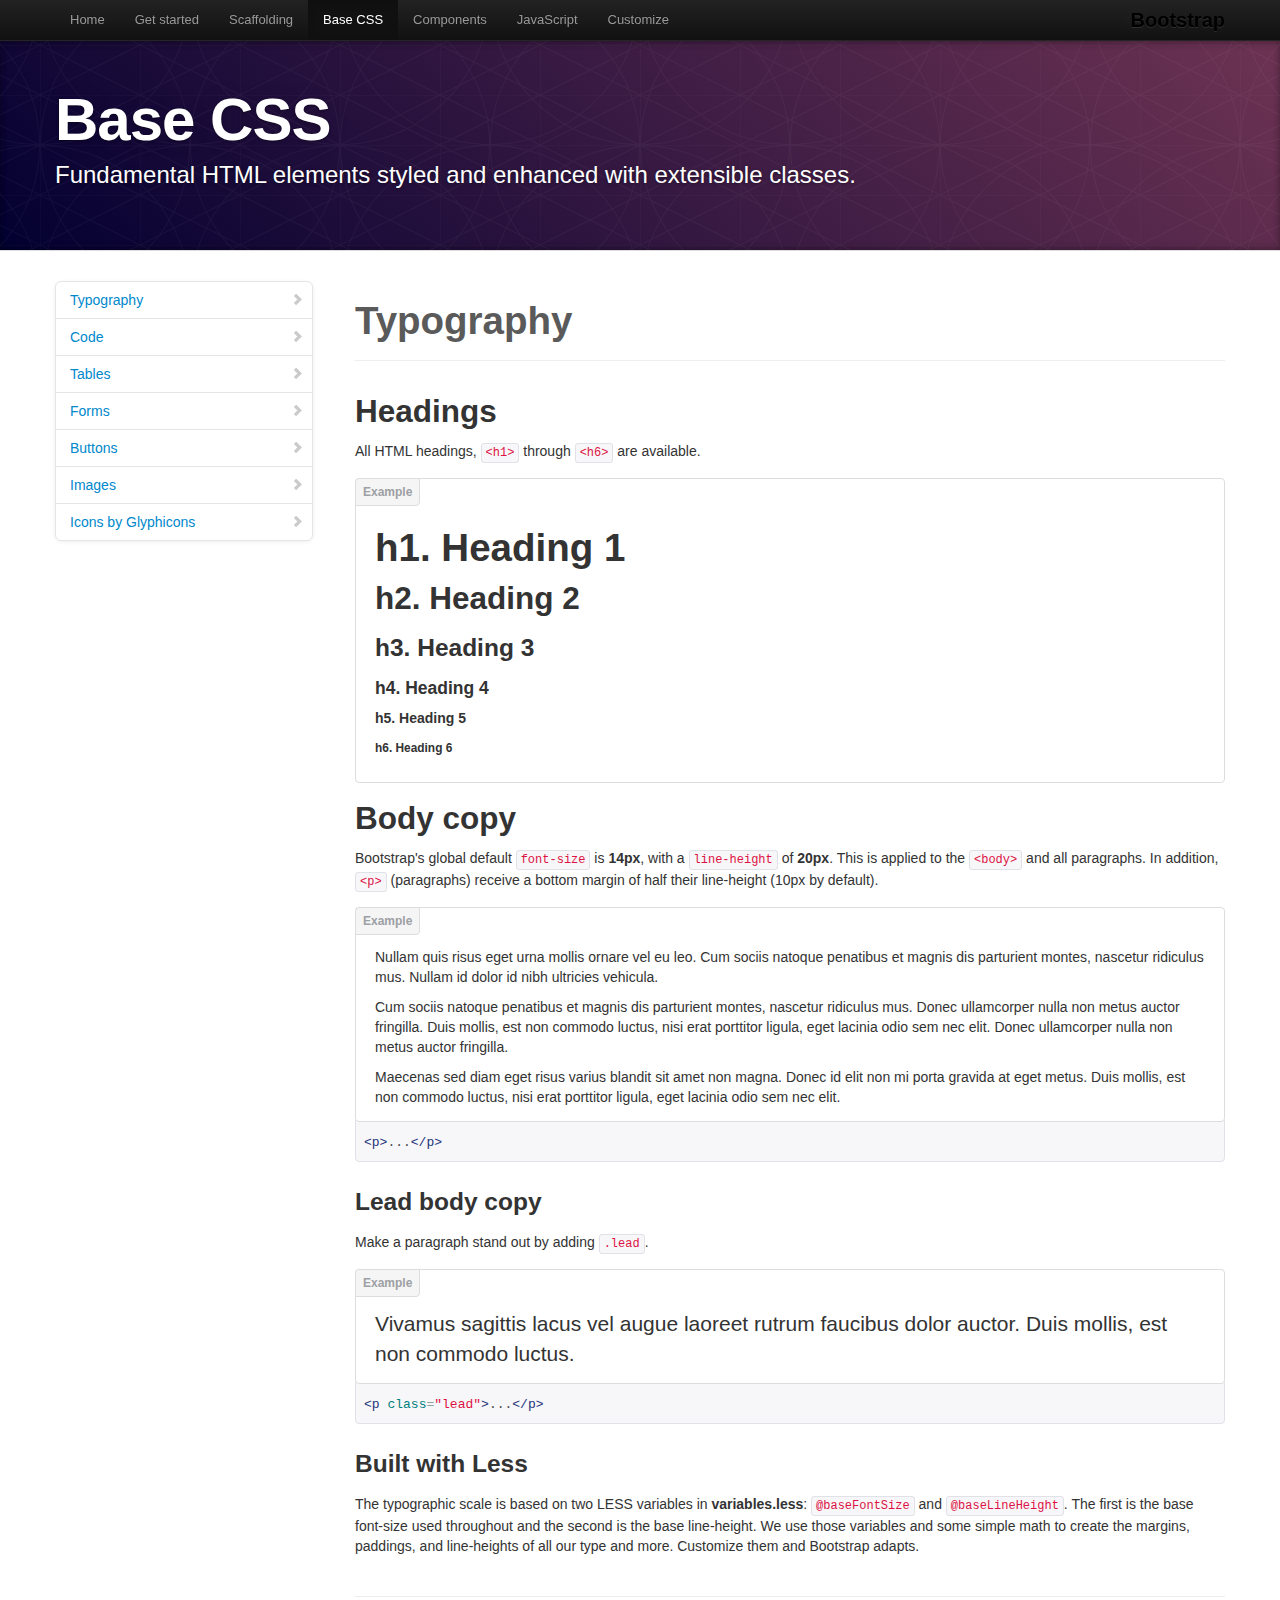
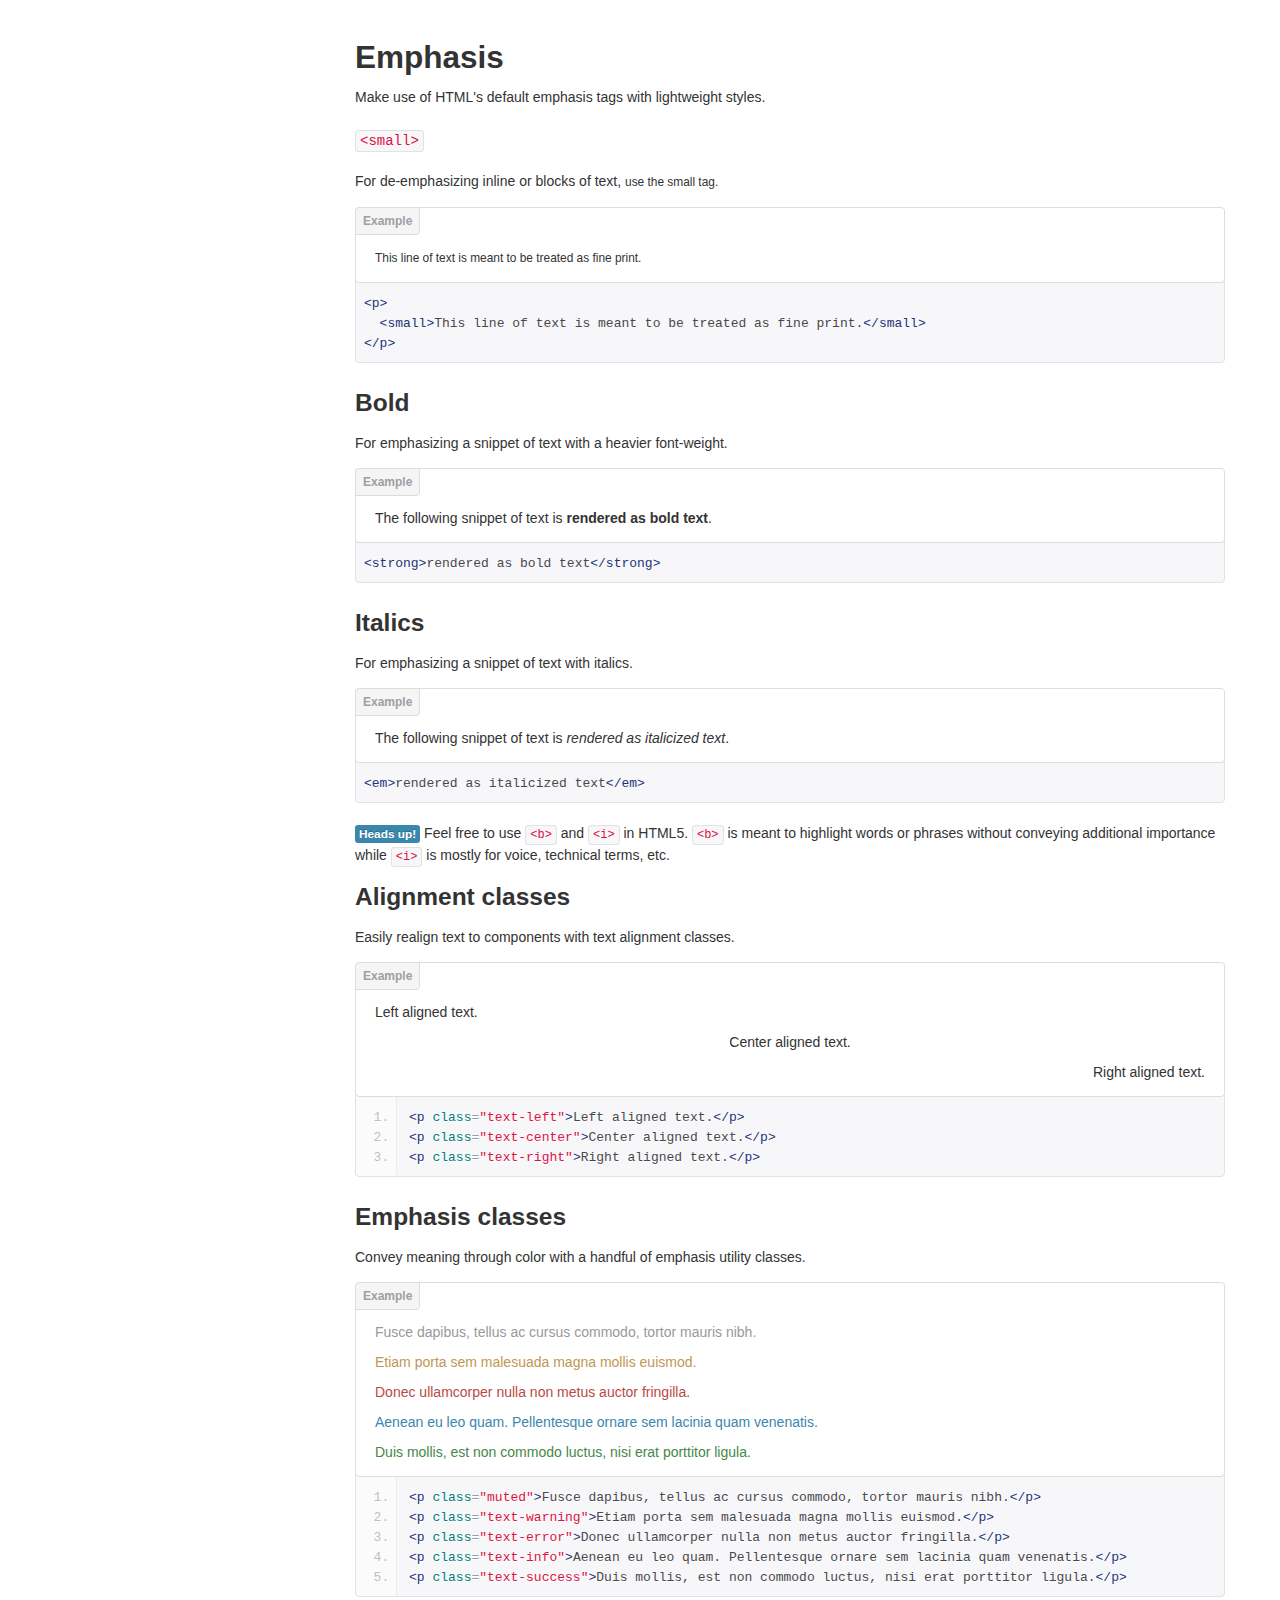
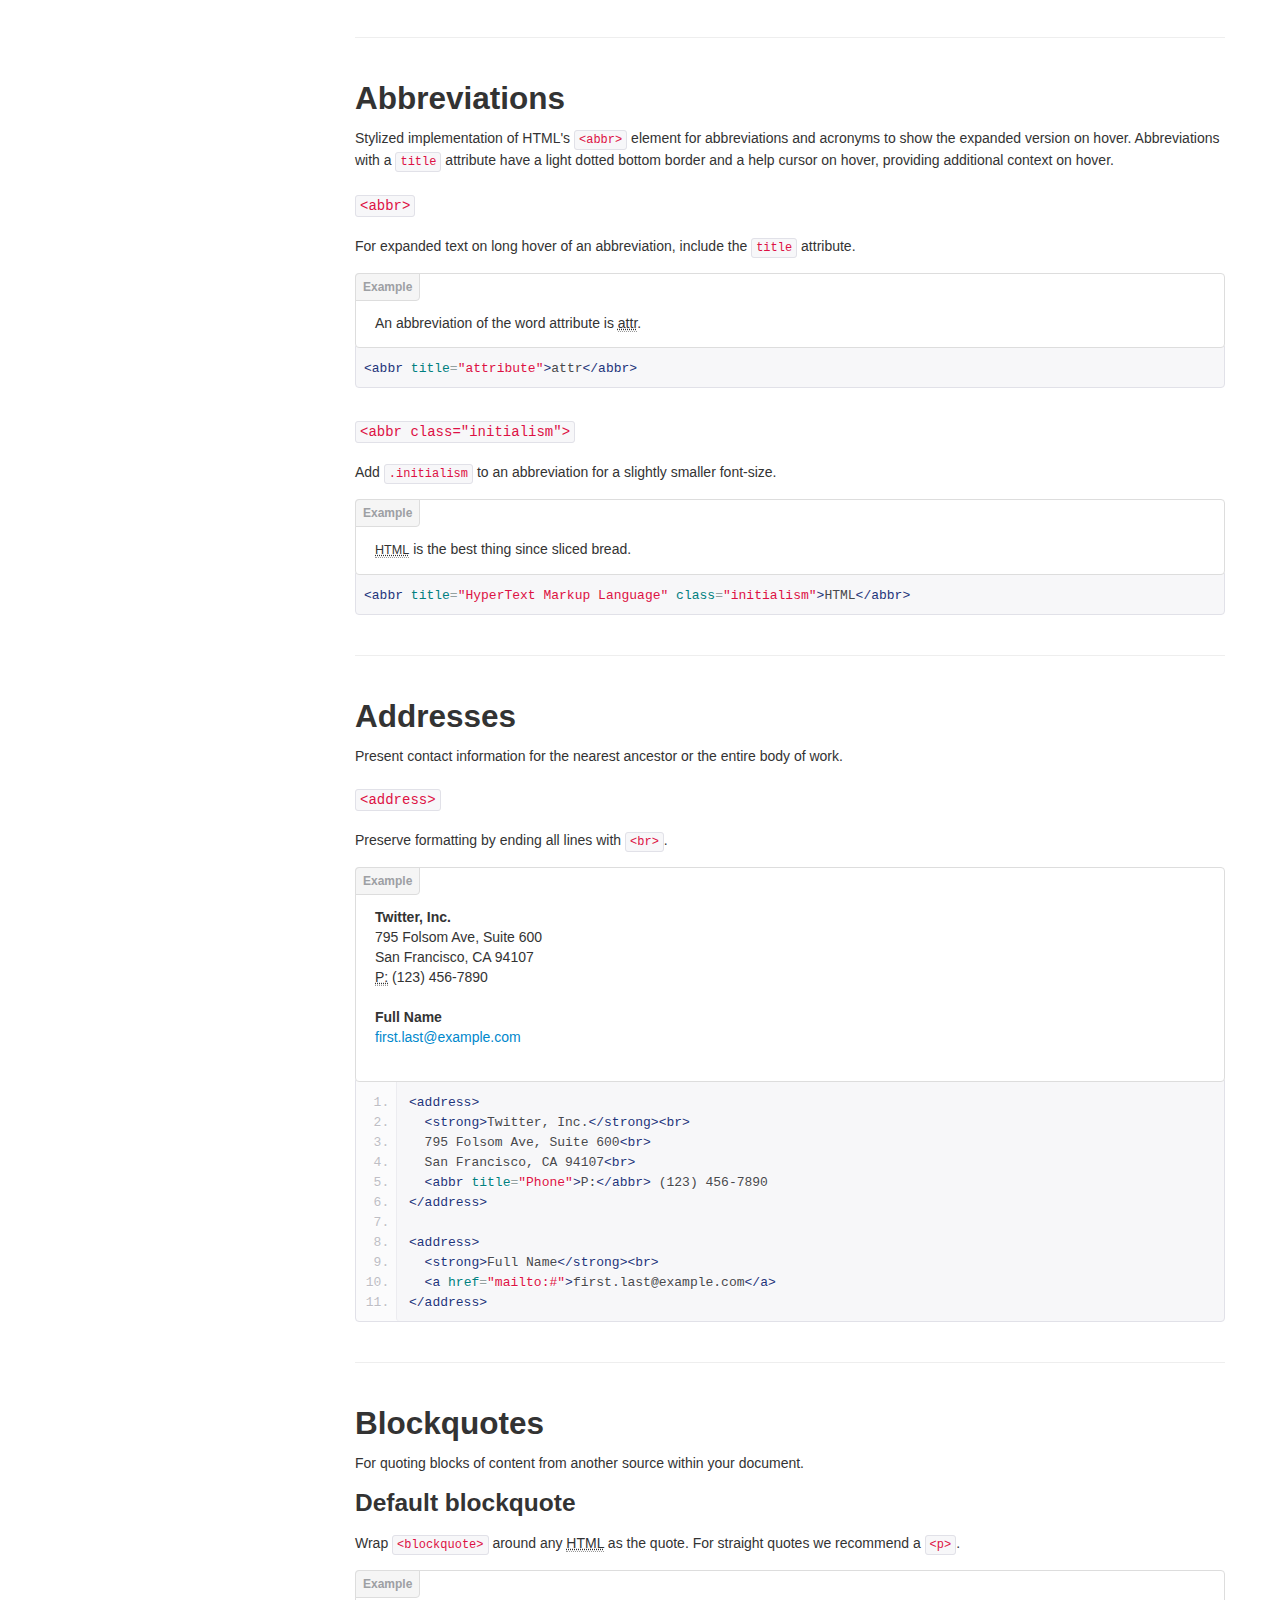
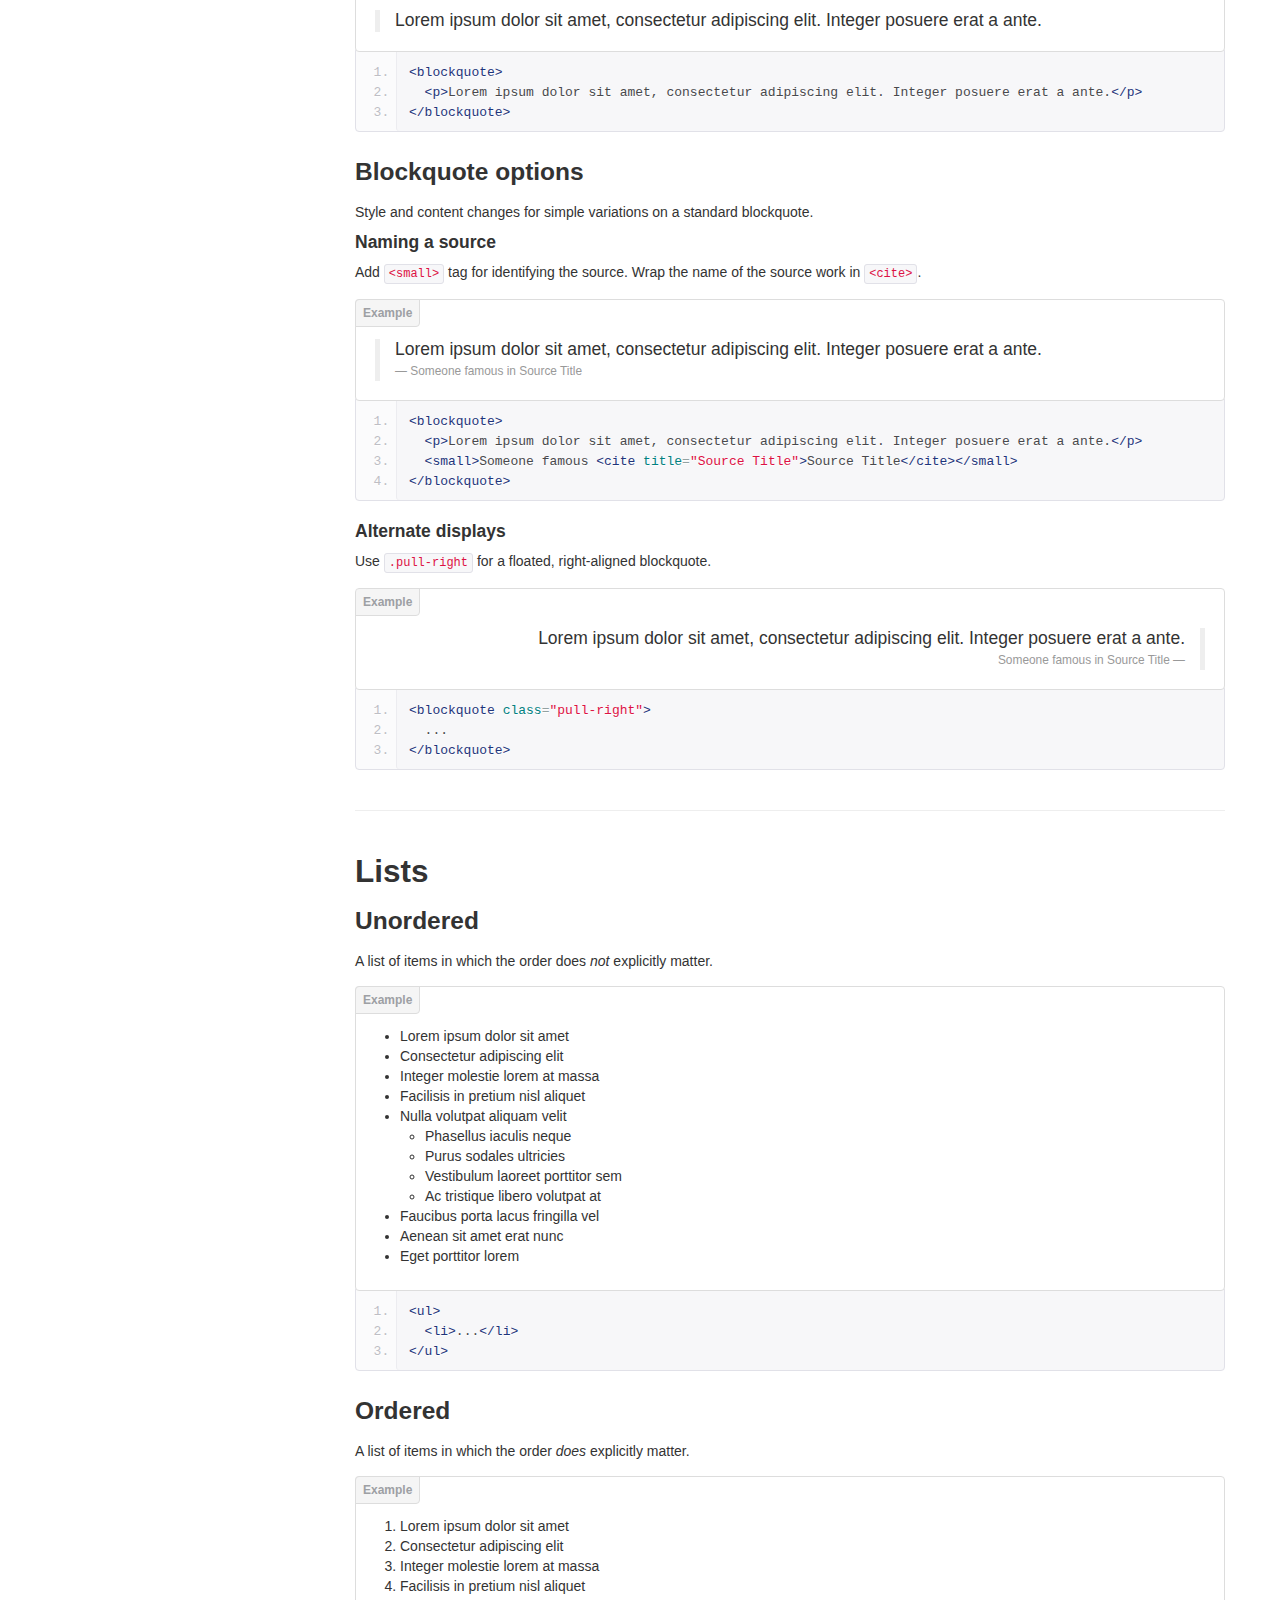
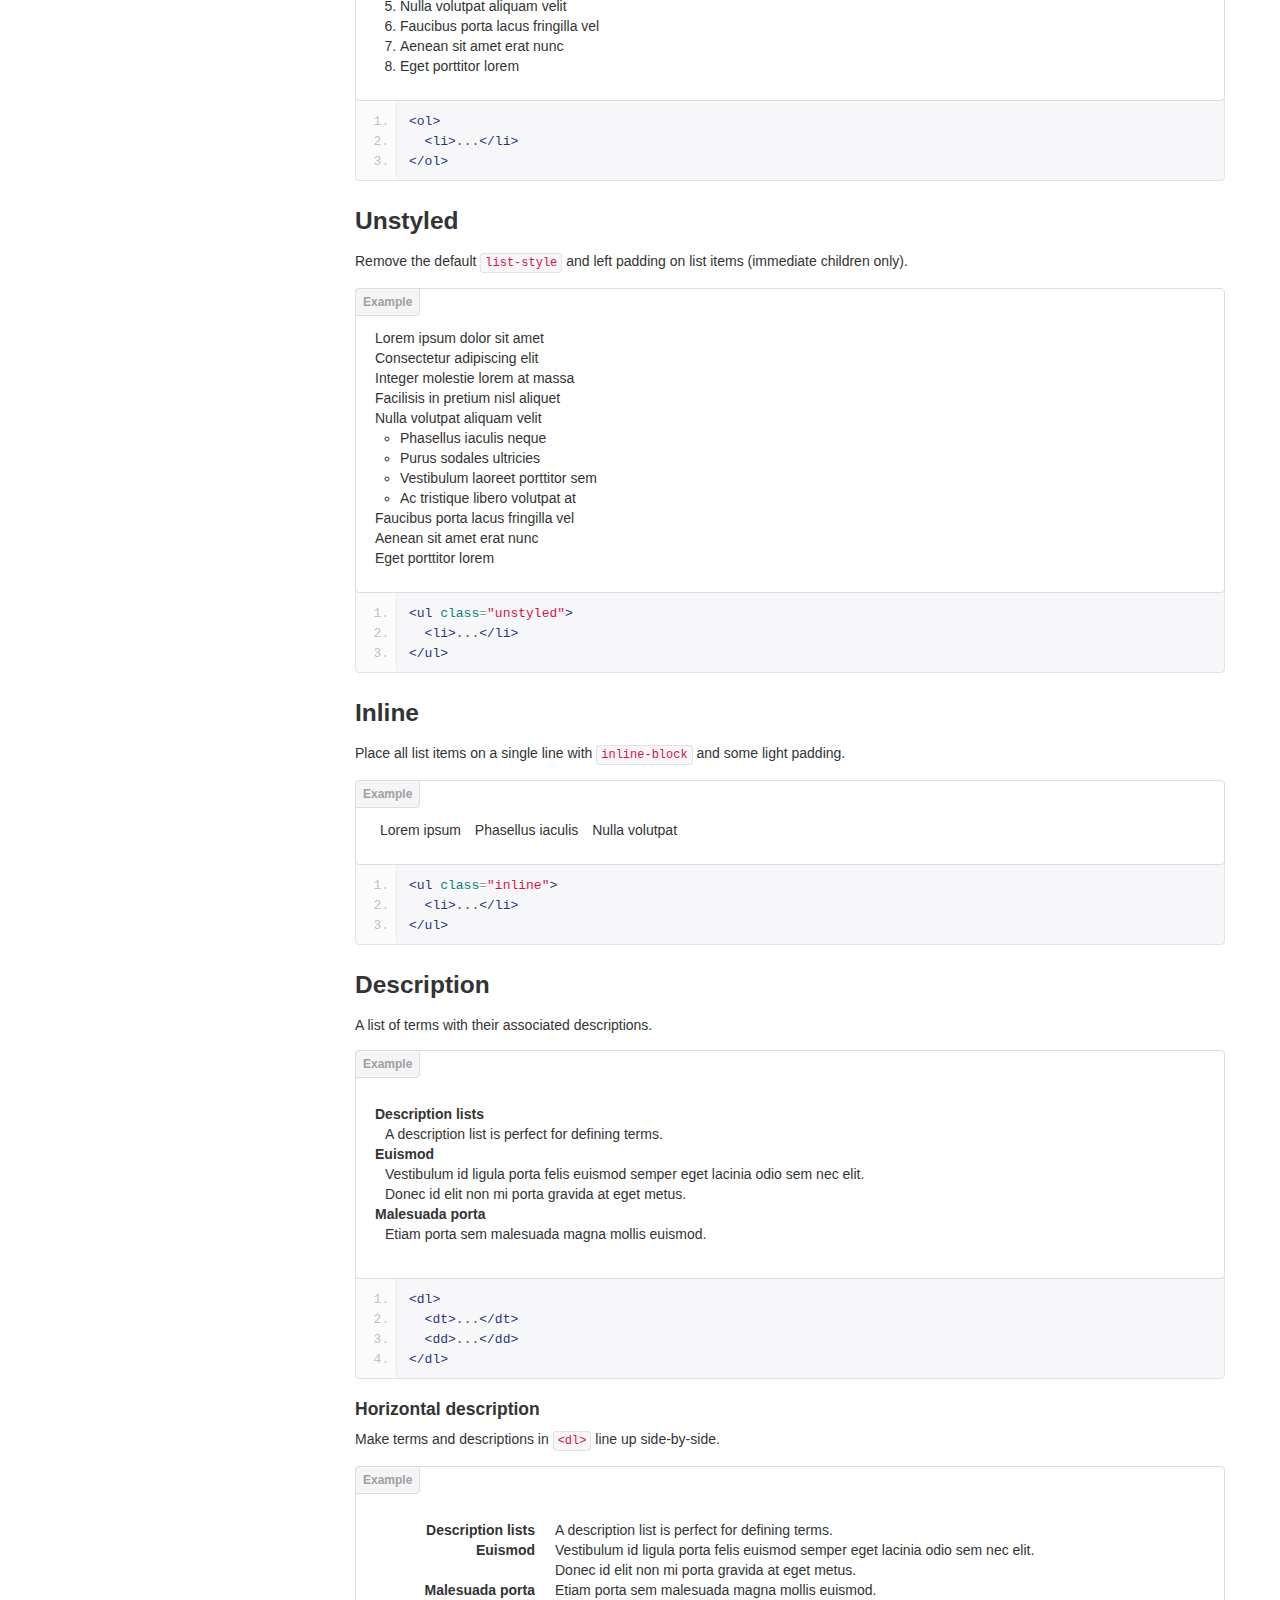
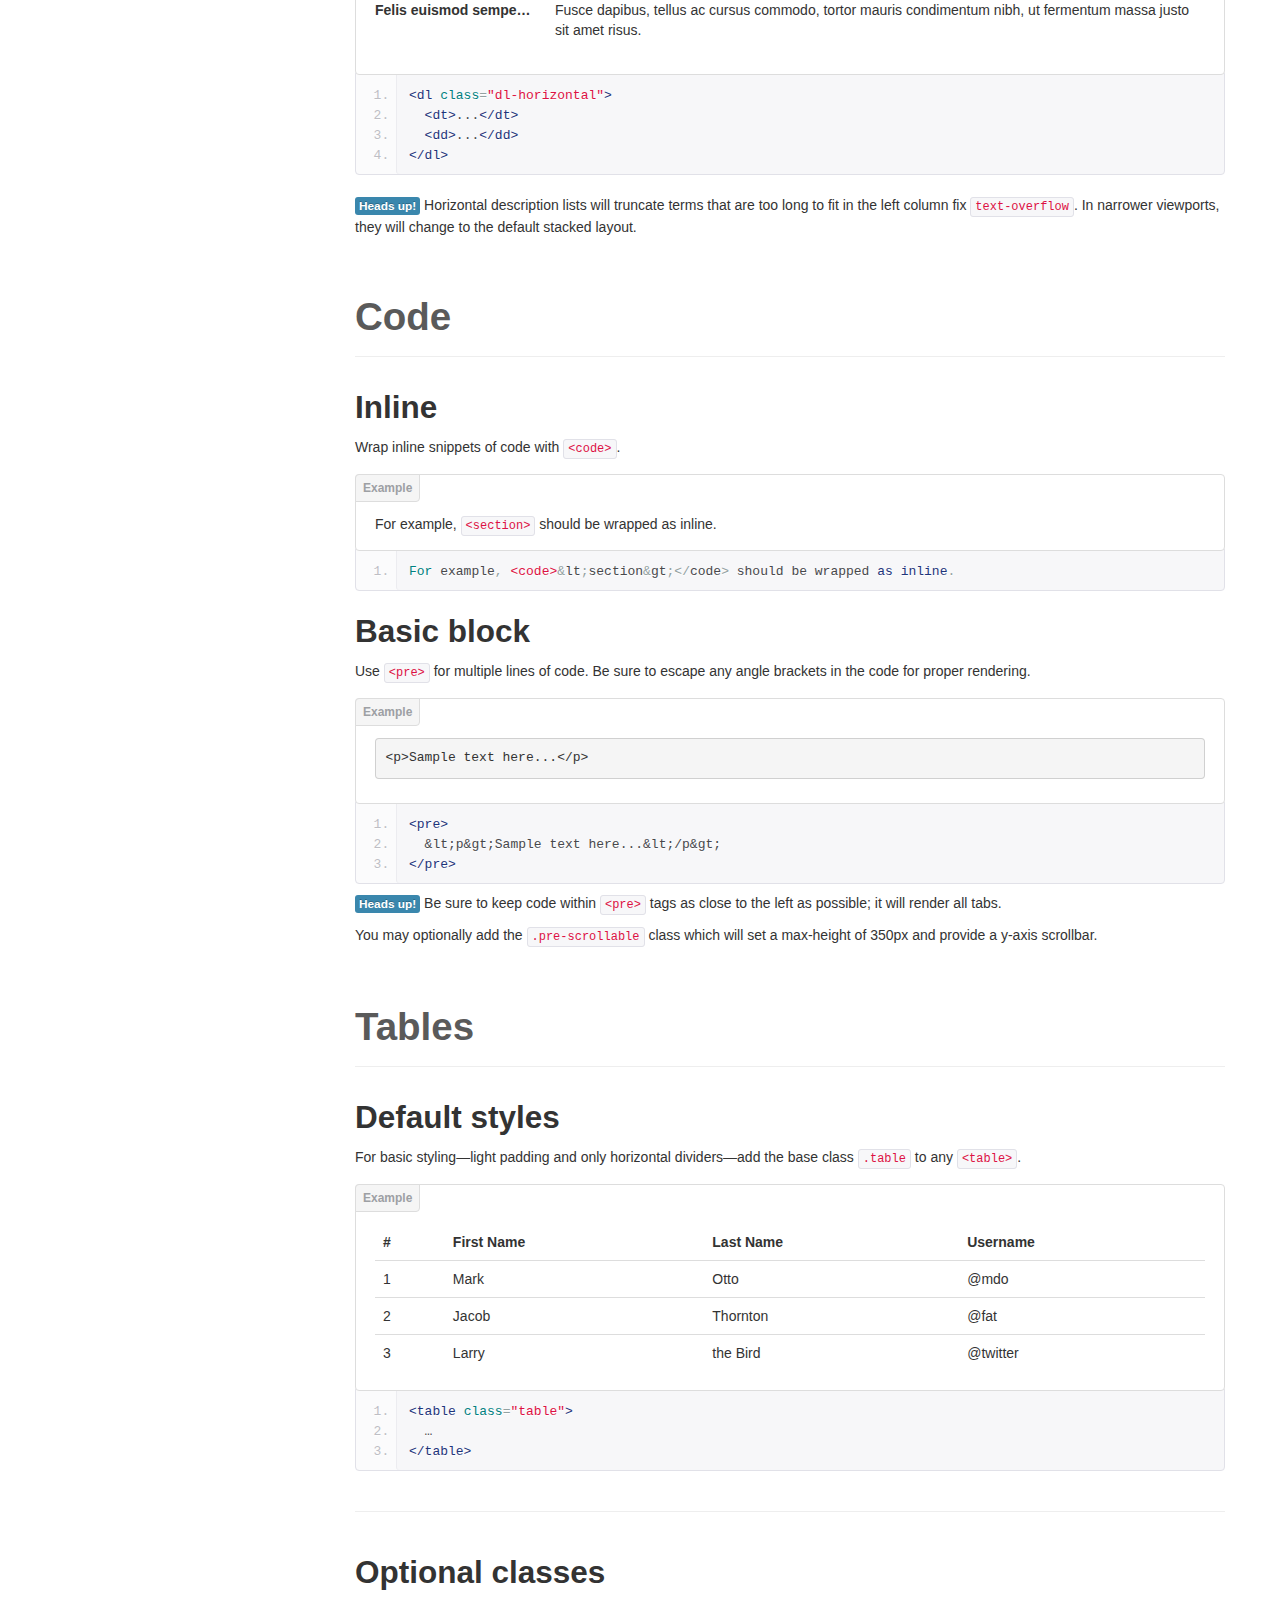
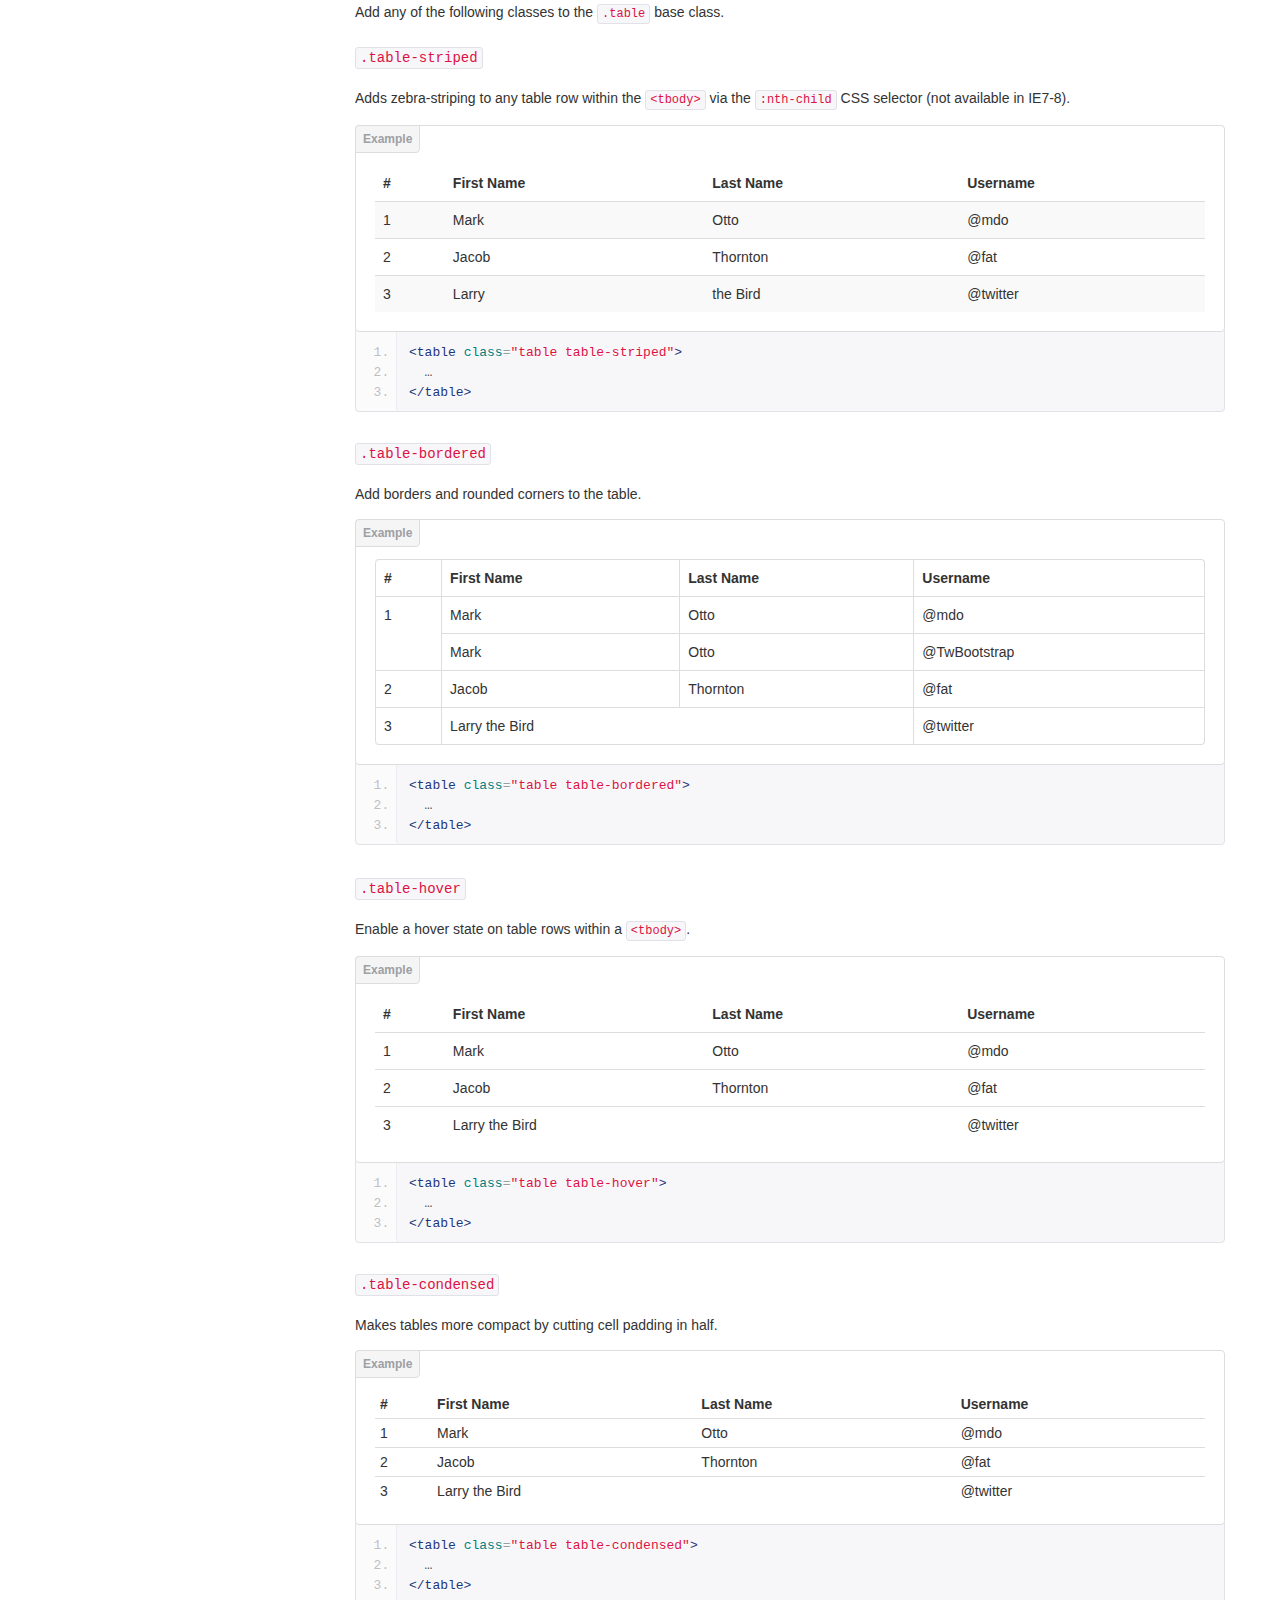
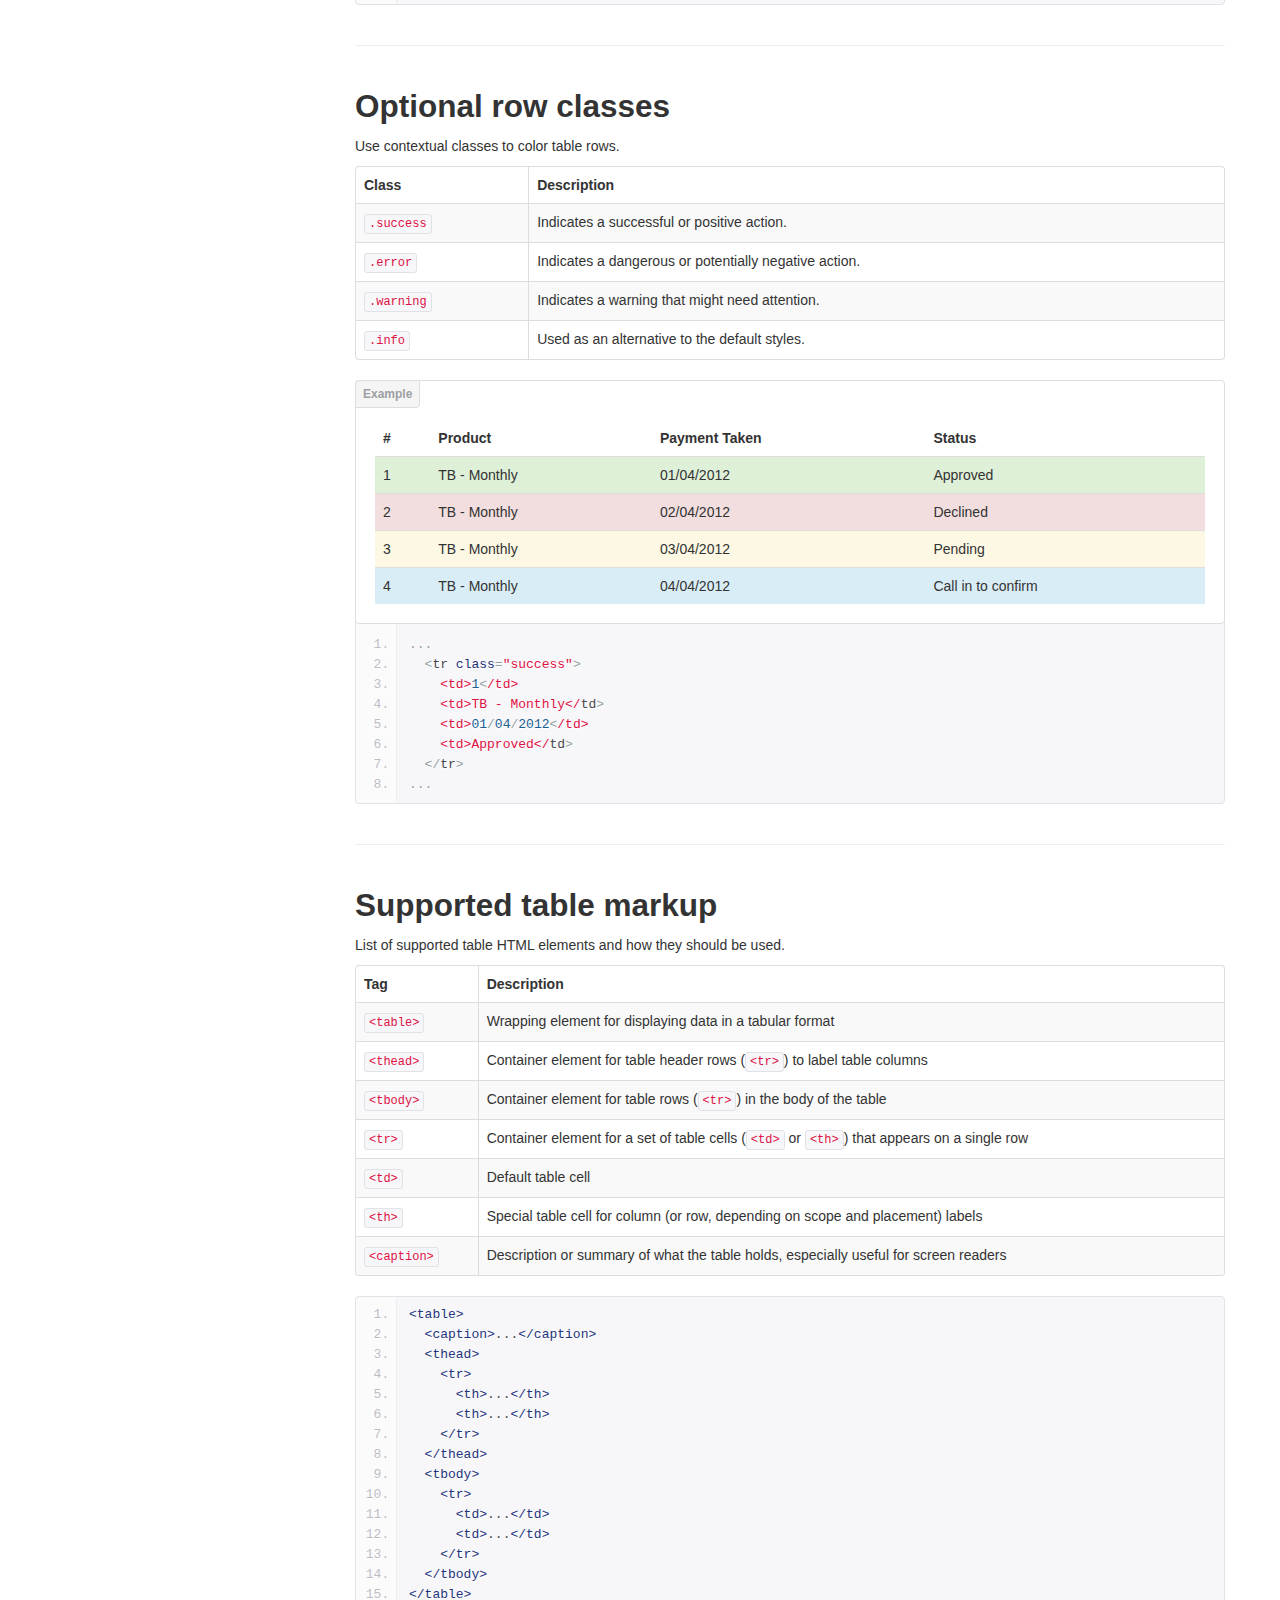
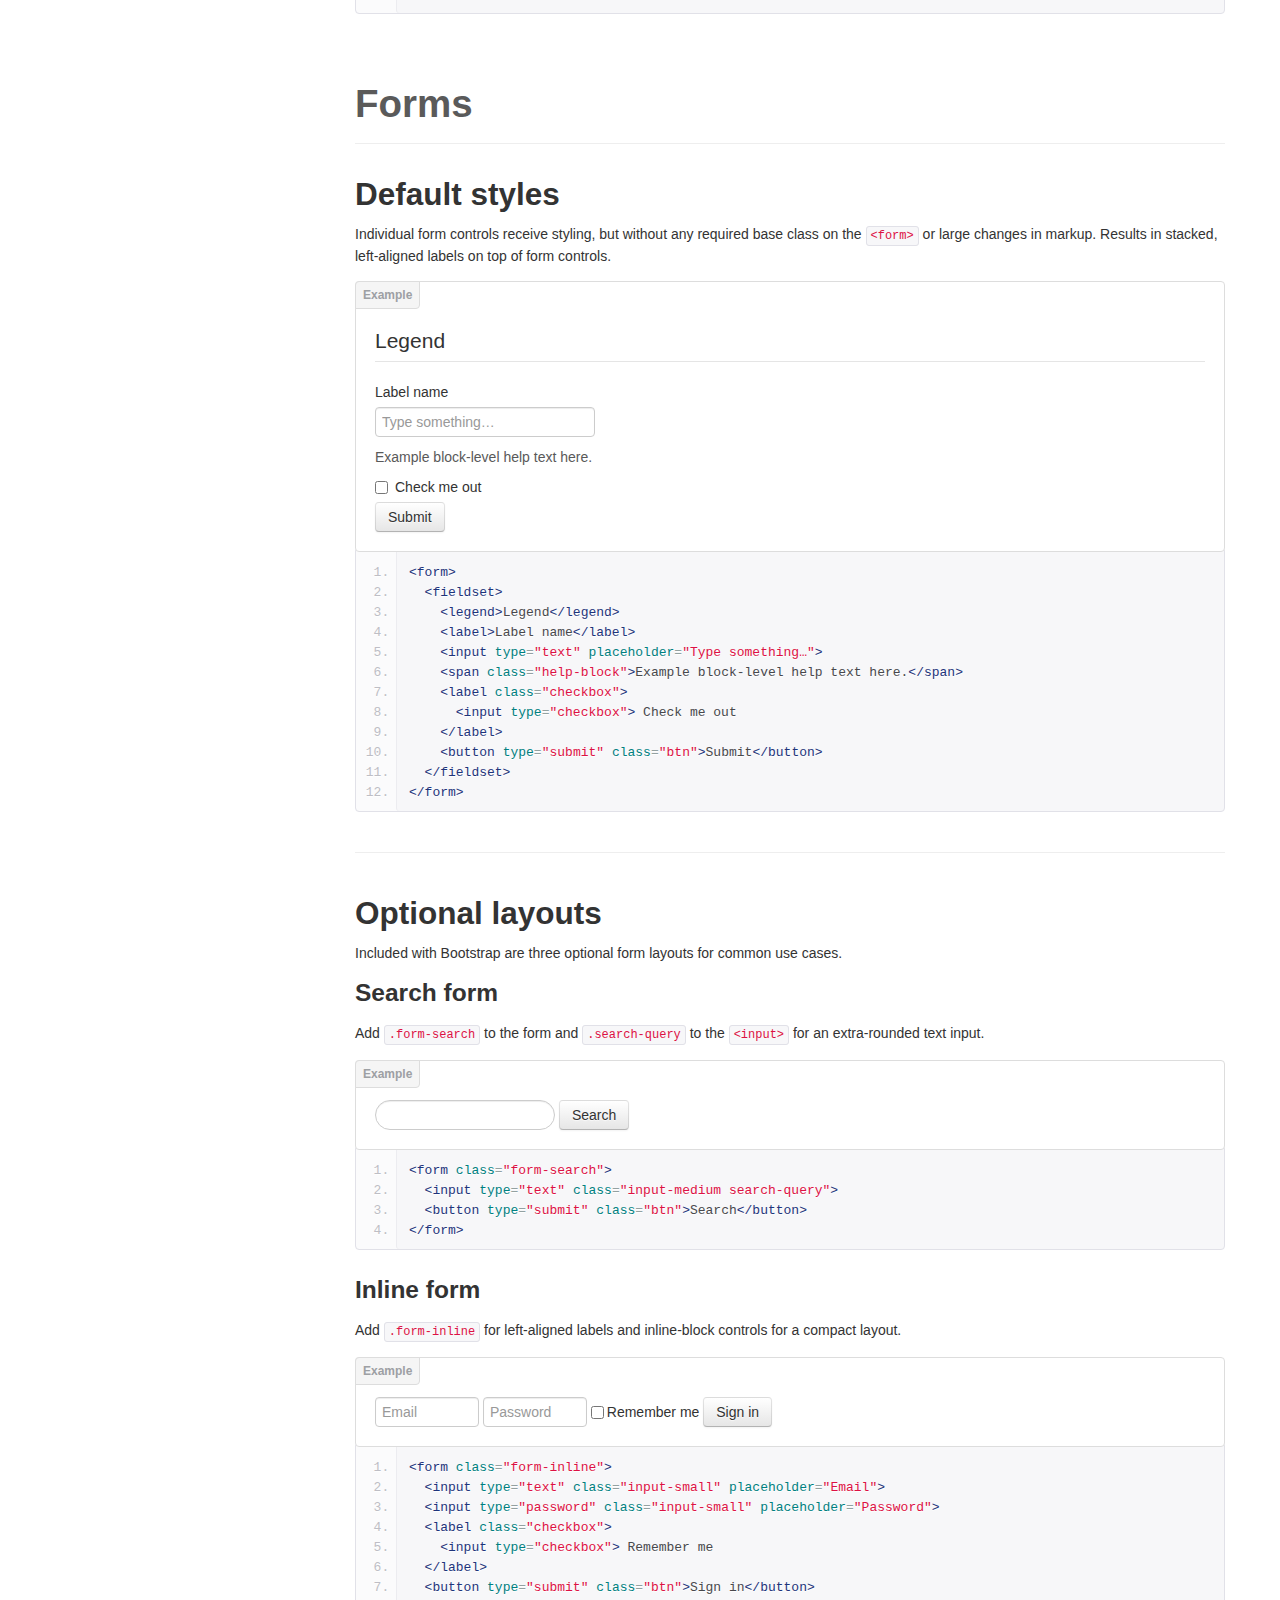
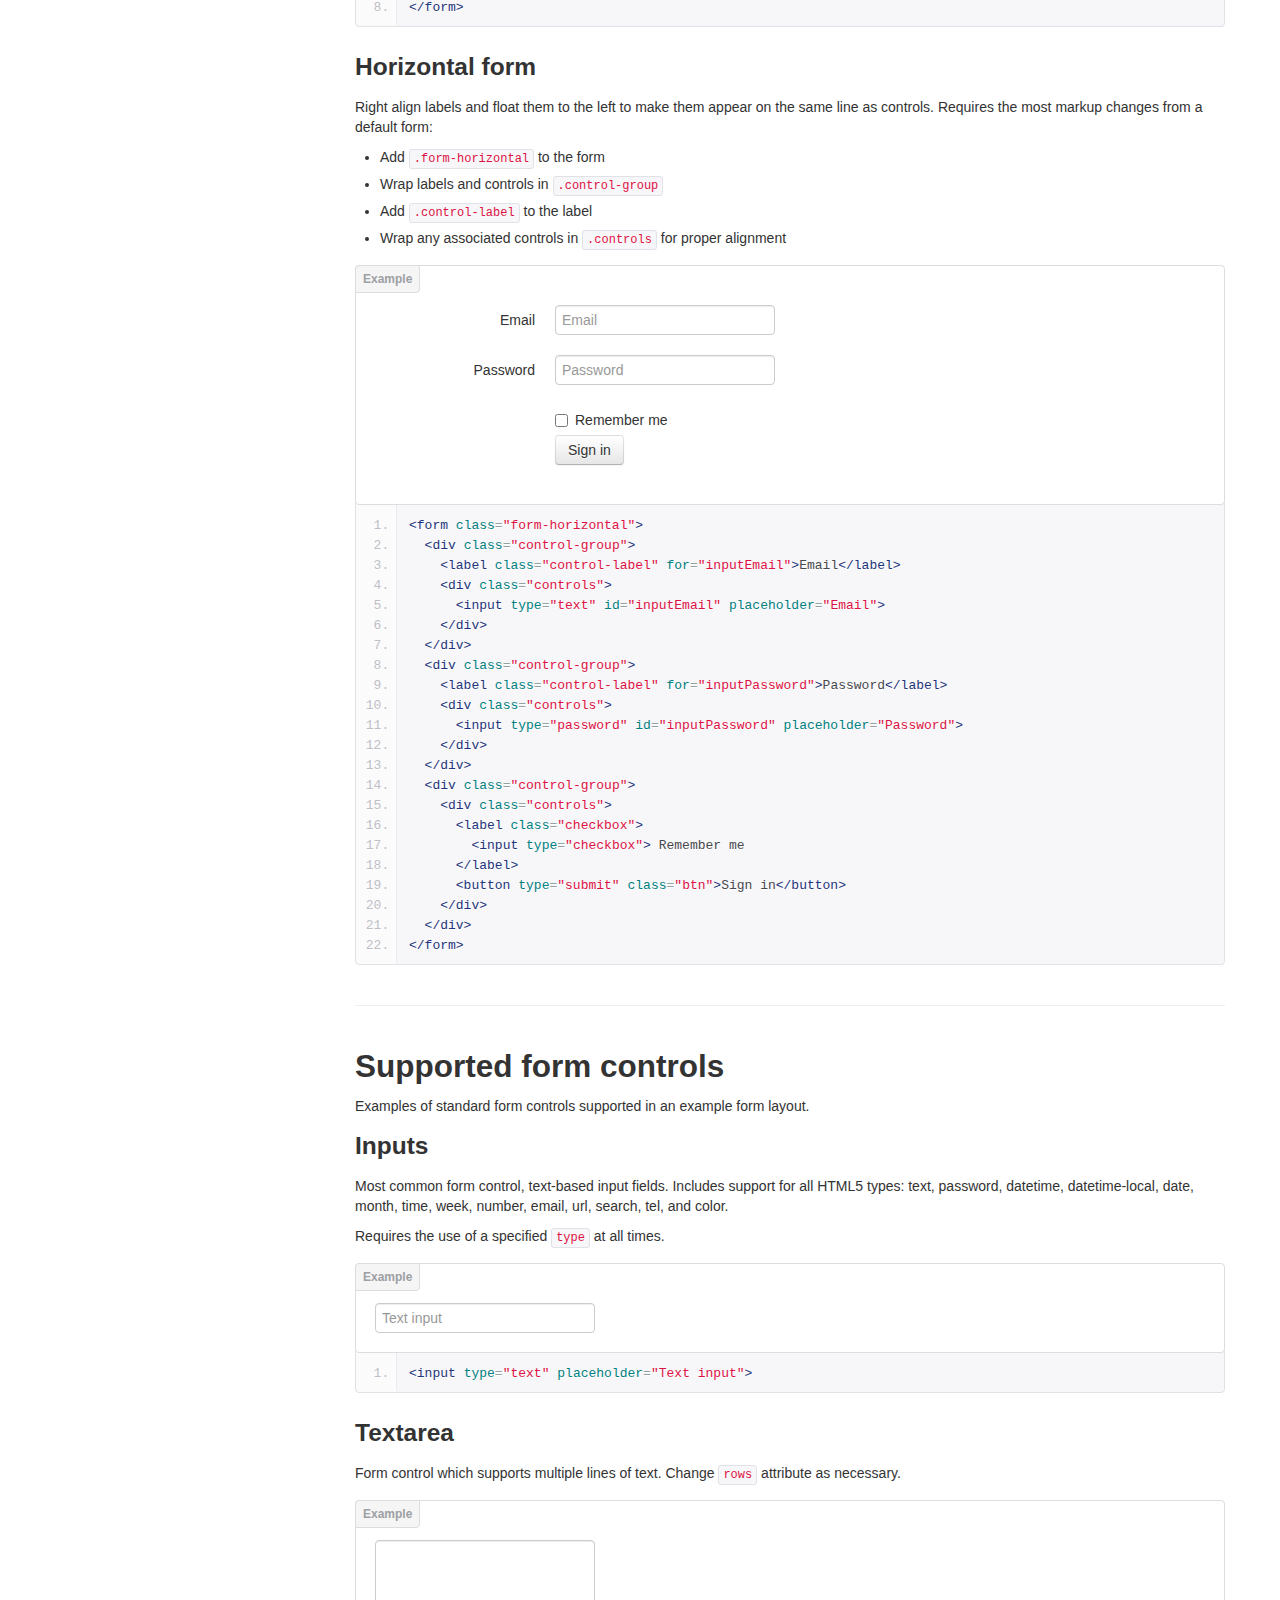
<file: bootstrap/docs/base-css.html>
<!DOCTYPE html>
<html lang="en">
  <head>
    <meta charset="utf-8">
    <title>Base · Bootstrap</title>
    <meta name="viewport" content="width=device-width, initial-scale=1.0">
    <meta name="description" content="">
    <meta name="author" content="">

    <!-- Le styles -->
    <link href="assets/css/bootstrap.css" rel="stylesheet">
    <link href="assets/css/bootstrap-responsive.css" rel="stylesheet">
    <link href="assets/css/docs.css" rel="stylesheet">
    <link href="assets/js/google-code-prettify/prettify.css" rel="stylesheet">

    <!-- Le HTML5 shim, for IE6-8 support of HTML5 elements -->
    <!--[if lt IE 9]>
      <script src="assets/js/html5shiv.js"></script>
    <![endif]-->

    <!-- Le fav and touch icons -->
    <link rel="apple-touch-icon-precomposed" sizes="144x144" href="assets/ico/apple-touch-icon-144-precomposed.png">
    <link rel="apple-touch-icon-precomposed" sizes="114x114" href="assets/ico/apple-touch-icon-114-precomposed.png">
      <link rel="apple-touch-icon-precomposed" sizes="72x72" href="assets/ico/apple-touch-icon-72-precomposed.png">
                    <link rel="apple-touch-icon-precomposed" href="assets/ico/apple-touch-icon-57-precomposed.png">
                                   <link rel="shortcut icon" href="assets/ico/favicon.png">

  </head>

  <body data-spy="scroll" data-target=".bs-docs-sidebar">

    <!-- Navbar
    ================================================== -->
    <div class="navbar navbar-inverse navbar-fixed-top">
      <div class="navbar-inner">
        <div class="container">
          <button type="button" class="btn btn-navbar" data-toggle="collapse" data-target=".nav-collapse">
            <span class="icon-bar"></span>
            <span class="icon-bar"></span>
            <span class="icon-bar"></span>
          </button>
          <a class="brand" href="./index.html">Bootstrap</a>
          <div class="nav-collapse collapse">
            <ul class="nav">
              <li class="">
                <a href="./index.html">Home</a>
              </li>
              <li class="">
                <a href="./getting-started.html">Get started</a>
              </li>
              <li class="">
                <a href="./scaffolding.html">Scaffolding</a>
              </li>
              <li class="active">
                <a href="./base-css.html">Base CSS</a>
              </li>
              <li class="">
                <a href="./components.html">Components</a>
              </li>
              <li class="">
                <a href="./javascript.html">JavaScript</a>
              </li>
              <li class="">
                <a href="./customize.html">Customize</a>
              </li>
            </ul>
          </div>
        </div>
      </div>
    </div>

<!-- Subhead
================================================== -->
<header class="jumbotron subhead" id="overview">
  <div class="container">
    <h1>Base CSS</h1>
    <p class="lead">Fundamental HTML elements styled and enhanced with extensible classes.</p>
  </div>
</header>


  <div class="container">

    <!-- Docs nav
    ================================================== -->
    <div class="row">
      <div class="span3 bs-docs-sidebar">
        <ul class="nav nav-list bs-docs-sidenav">
          <li><a href="#typography"><i class="icon-chevron-right"></i> Typography</a></li>
          <li><a href="#code"><i class="icon-chevron-right"></i> Code</a></li>
          <li><a href="#tables"><i class="icon-chevron-right"></i> Tables</a></li>
          <li><a href="#forms"><i class="icon-chevron-right"></i> Forms</a></li>
          <li><a href="#buttons"><i class="icon-chevron-right"></i> Buttons</a></li>
          <li><a href="#images"><i class="icon-chevron-right"></i> Images</a></li>
          <li><a href="#icons"><i class="icon-chevron-right"></i> Icons by Glyphicons</a></li>
        </ul>
      </div>
      <div class="span9">



        <!-- Typography
        ================================================== -->
        <section id="typography">
          <div class="page-header">
            <h1>Typography</h1>
          </div>

          <h2 id="headings">Headings</h2>
          <p>All HTML headings, <code>&lt;h1&gt;</code> through <code>&lt;h6&gt;</code> are available.</p>
          <div class="bs-docs-example">
            <h1>h1. Heading 1</h1>
            <h2>h2. Heading 2</h2>
            <h3>h3. Heading 3</h3>
            <h4>h4. Heading 4</h4>
            <h5>h5. Heading 5</h5>
            <h6>h6. Heading 6</h6>
          </div>

          <h2 id="body-copy">Body copy</h2>
          <p>Bootstrap's global default <code>font-size</code> is <strong>14px</strong>, with a <code>line-height</code> of <strong>20px</strong>. This is applied to the <code>&lt;body&gt;</code> and all paragraphs. In addition, <code>&lt;p&gt;</code> (paragraphs) receive a bottom margin of half their line-height (10px by default).</p>
          <div class="bs-docs-example">
            <p>Nullam quis risus eget urna mollis ornare vel eu leo. Cum sociis natoque penatibus et magnis dis parturient montes, nascetur ridiculus mus. Nullam id dolor id nibh ultricies vehicula.</p>
            <p>Cum sociis natoque penatibus et magnis dis parturient montes, nascetur ridiculus mus. Donec ullamcorper nulla non metus auctor fringilla. Duis mollis, est non commodo luctus, nisi erat porttitor ligula, eget lacinia odio sem nec elit. Donec ullamcorper nulla non metus auctor fringilla.</p>
            <p>Maecenas sed diam eget risus varius blandit sit amet non magna. Donec id elit non mi porta gravida at eget metus. Duis mollis, est non commodo luctus, nisi erat porttitor ligula, eget lacinia odio sem nec elit.</p>
          </div>
          <pre class="prettyprint">&lt;p&gt;...&lt;/p&gt;</pre>

          <h3>Lead body copy</h3>
          <p>Make a paragraph stand out by adding <code>.lead</code>.</p>
          <div class="bs-docs-example">
            <p class="lead">Vivamus sagittis lacus vel augue laoreet rutrum faucibus dolor auctor. Duis mollis, est non commodo luctus.</p>
          </div>
          <pre class="prettyprint">&lt;p class="lead"&gt;...&lt;/p&gt;</pre>

          <h3>Built with Less</h3>
          <p>The typographic scale is based on two LESS variables in <strong>variables.less</strong>: <code>@baseFontSize</code> and <code>@baseLineHeight</code>. The first is the base font-size used throughout and the second is the base line-height. We use those variables and some simple math to create the margins, paddings, and line-heights of all our type and more. Customize them and Bootstrap adapts.</p>


          <hr class="bs-docs-separator">


          <h2 id="emphasis">Emphasis</h2>
          <p>Make use of HTML's default emphasis tags with lightweight styles.</p>

          <h3><code>&lt;small&gt;</code></h3>
          <p>For de-emphasizing inline or blocks of text, <small>use the small tag.</small></p>
          <div class="bs-docs-example">
            <p><small>This line of text is meant to be treated as fine print.</small></p>
          </div>
<pre class="prettyprint">
&lt;p&gt;
  &lt;small&gt;This line of text is meant to be treated as fine print.&lt;/small&gt;
&lt;/p&gt;
</pre>

          <h3>Bold</h3>
          <p>For emphasizing a snippet of text with a heavier font-weight.</p>
          <div class="bs-docs-example">
            <p>The following snippet of text is <strong>rendered as bold text</strong>.</p>
          </div>
          <pre class="prettyprint">&lt;strong&gt;rendered as bold text&lt;/strong&gt;</pre>

          <h3>Italics</h3>
          <p>For emphasizing a snippet of text with italics.</p>
          <div class="bs-docs-example">
            <p>The following snippet of text is <em>rendered as italicized text</em>.</p>
          </div>
          <pre class="prettyprint">&lt;em&gt;rendered as italicized text&lt;/em&gt;</pre>

          <p><span class="label label-info">Heads up!</span> Feel free to use <code>&lt;b&gt;</code> and <code>&lt;i&gt;</code> in HTML5. <code>&lt;b&gt;</code> is meant to highlight words or phrases without conveying additional importance while <code>&lt;i&gt;</code> is mostly for voice, technical terms, etc.</p>

          <h3>Alignment classes</h3>
          <p>Easily realign text to components with text alignment classes.</p>
          <div class="bs-docs-example">
            <p class="text-left">Left aligned text.</p>
            <p class="text-center">Center aligned text.</p>
            <p class="text-right">Right aligned text.</p>
          </div>
<pre class="prettyprint linenums">
&lt;p class="text-left"&gt;Left aligned text.&lt;/p&gt;
&lt;p class="text-center"&gt;Center aligned text.&lt;/p&gt;
&lt;p class="text-right"&gt;Right aligned text.&lt;/p&gt;
</pre>

          <h3>Emphasis classes</h3>
          <p>Convey meaning through color with a handful of emphasis utility classes.</p>
          <div class="bs-docs-example">
            <p class="muted">Fusce dapibus, tellus ac cursus commodo, tortor mauris nibh.</p>
            <p class="text-warning">Etiam porta sem malesuada magna mollis euismod.</p>
            <p class="text-error">Donec ullamcorper nulla non metus auctor fringilla.</p>
            <p class="text-info">Aenean eu leo quam. Pellentesque ornare sem lacinia quam venenatis.</p>
            <p class="text-success">Duis mollis, est non commodo luctus, nisi erat porttitor ligula.</p>
          </div>
<pre class="prettyprint linenums">
&lt;p class="muted"&gt;Fusce dapibus, tellus ac cursus commodo, tortor mauris nibh.&lt;/p&gt;
&lt;p class="text-warning"&gt;Etiam porta sem malesuada magna mollis euismod.&lt;/p&gt;
&lt;p class="text-error"&gt;Donec ullamcorper nulla non metus auctor fringilla.&lt;/p&gt;
&lt;p class="text-info"&gt;Aenean eu leo quam. Pellentesque ornare sem lacinia quam venenatis.&lt;/p&gt;
&lt;p class="text-success"&gt;Duis mollis, est non commodo luctus, nisi erat porttitor ligula.&lt;/p&gt;
</pre>


          <hr class="bs-docs-separator">


          <h2 id="abbreviations">Abbreviations</h2>
          <p>Stylized implementation of HTML's <code>&lt;abbr&gt;</code> element for abbreviations and acronyms to show the expanded version on hover. Abbreviations with a <code>title</code> attribute have a light dotted bottom border and a help cursor on hover, providing additional context on hover.</p>

          <h3><code>&lt;abbr&gt;</code></h3>
          <p>For expanded text on long hover of an abbreviation, include the <code>title</code> attribute.</p>
          <div class="bs-docs-example">
            <p>An abbreviation of the word attribute is <abbr title="attribute">attr</abbr>.</p>
          </div>
          <pre class="prettyprint">&lt;abbr title="attribute"&gt;attr&lt;/abbr&gt;</pre>

          <h3><code>&lt;abbr class="initialism"&gt;</code></h3>
          <p>Add <code>.initialism</code> to an abbreviation for a slightly smaller font-size.</p>
          <div class="bs-docs-example">
            <p><abbr title="HyperText Markup Language" class="initialism">HTML</abbr> is the best thing since sliced bread.</p>
          </div>
          <pre class="prettyprint">&lt;abbr title="HyperText Markup Language" class="initialism"&gt;HTML&lt;/abbr&gt;</pre>


          <hr class="bs-docs-separator">


          <h2 id="addresses">Addresses</h2>
          <p>Present contact information for the nearest ancestor or the entire body of work.</p>

          <h3><code>&lt;address&gt;</code></h3>
          <p>Preserve formatting by ending all lines with <code>&lt;br&gt;</code>.</p>
          <div class="bs-docs-example">
            <address>
              <strong>Twitter, Inc.</strong><br>
              795 Folsom Ave, Suite 600<br>
              San Francisco, CA 94107<br>
              <abbr title="Phone">P:</abbr> (123) 456-7890
            </address>
            <address>
              <strong>Full Name</strong><br>
              <a href="mailto:#">first.last@example.com</a>
            </address>
          </div>
<pre class="prettyprint linenums">
&lt;address&gt;
  &lt;strong&gt;Twitter, Inc.&lt;/strong&gt;&lt;br&gt;
  795 Folsom Ave, Suite 600&lt;br&gt;
  San Francisco, CA 94107&lt;br&gt;
  &lt;abbr title="Phone"&gt;P:&lt;/abbr&gt; (123) 456-7890
&lt;/address&gt;

&lt;address&gt;
  &lt;strong&gt;Full Name&lt;/strong&gt;&lt;br&gt;
  &lt;a href="mailto:#"&gt;first.last@example.com&lt;/a&gt;
&lt;/address&gt;
</pre>


          <hr class="bs-docs-separator">


          <h2 id="blockquotes">Blockquotes</h2>
          <p>For quoting blocks of content from another source within your document.</p>

          <h3>Default blockquote</h3>
          <p>Wrap <code>&lt;blockquote&gt;</code> around any <abbr title="HyperText Markup Language">HTML</abbr> as the quote. For straight quotes we recommend a <code>&lt;p&gt;</code>.</p>
          <div class="bs-docs-example">
            <blockquote>
              <p>Lorem ipsum dolor sit amet, consectetur adipiscing elit. Integer posuere erat a ante.</p>
            </blockquote>
          </div>
<pre class="prettyprint linenums">
&lt;blockquote&gt;
  &lt;p&gt;Lorem ipsum dolor sit amet, consectetur adipiscing elit. Integer posuere erat a ante.&lt;/p&gt;
&lt;/blockquote&gt;
</pre>

          <h3>Blockquote options</h3>
          <p>Style and content changes for simple variations on a standard blockquote.</p>

          <h4>Naming a source</h4>
          <p>Add <code>&lt;small&gt;</code> tag for identifying the source. Wrap the name of the source work in <code>&lt;cite&gt;</code>.</p>
          <div class="bs-docs-example">
            <blockquote>
              <p>Lorem ipsum dolor sit amet, consectetur adipiscing elit. Integer posuere erat a ante.</p>
              <small>Someone famous in <cite title="Source Title">Source Title</cite></small>
            </blockquote>
          </div>
<pre class="prettyprint linenums">
&lt;blockquote&gt;
  &lt;p&gt;Lorem ipsum dolor sit amet, consectetur adipiscing elit. Integer posuere erat a ante.&lt;/p&gt;
  &lt;small&gt;Someone famous &lt;cite title="Source Title"&gt;Source Title&lt;/cite&gt;&lt;/small&gt;
&lt;/blockquote&gt;
</pre>

          <h4>Alternate displays</h4>
          <p>Use <code>.pull-right</code> for a floated, right-aligned blockquote.</p>
          <div class="bs-docs-example" style="overflow: hidden;">
            <blockquote class="pull-right">
              <p>Lorem ipsum dolor sit amet, consectetur adipiscing elit. Integer posuere erat a ante.</p>
              <small>Someone famous in <cite title="Source Title">Source Title</cite></small>
            </blockquote>
          </div>
<pre class="prettyprint linenums">
&lt;blockquote class="pull-right"&gt;
  ...
&lt;/blockquote&gt;
</pre>


          <hr class="bs-docs-separator">


          <!-- Lists -->
          <h2 id="lists">Lists</h2>

          <h3>Unordered</h3>
          <p>A list of items in which the order does <em>not</em> explicitly matter.</p>
          <div class="bs-docs-example">
            <ul>
              <li>Lorem ipsum dolor sit amet</li>
              <li>Consectetur adipiscing elit</li>
              <li>Integer molestie lorem at massa</li>
              <li>Facilisis in pretium nisl aliquet</li>
              <li>Nulla volutpat aliquam velit
                <ul>
                  <li>Phasellus iaculis neque</li>
                  <li>Purus sodales ultricies</li>
                  <li>Vestibulum laoreet porttitor sem</li>
                  <li>Ac tristique libero volutpat at</li>
                </ul>
              </li>
              <li>Faucibus porta lacus fringilla vel</li>
              <li>Aenean sit amet erat nunc</li>
              <li>Eget porttitor lorem</li>
            </ul>
          </div>
<pre class="prettyprint linenums">
&lt;ul&gt;
  &lt;li&gt;...&lt;/li&gt;
&lt;/ul&gt;
</pre>

          <h3>Ordered</h3>
          <p>A list of items in which the order <em>does</em> explicitly matter.</p>
          <div class="bs-docs-example">
            <ol>
              <li>Lorem ipsum dolor sit amet</li>
              <li>Consectetur adipiscing elit</li>
              <li>Integer molestie lorem at massa</li>
              <li>Facilisis in pretium nisl aliquet</li>
              <li>Nulla volutpat aliquam velit</li>
              <li>Faucibus porta lacus fringilla vel</li>
              <li>Aenean sit amet erat nunc</li>
              <li>Eget porttitor lorem</li>
            </ol>
          </div>
<pre class="prettyprint linenums">
&lt;ol&gt;
  &lt;li&gt;...&lt;/li&gt;
&lt;/ol&gt;
</pre>

        <h3>Unstyled</h3>
        <p>Remove the default <code>list-style</code> and left padding on list items (immediate children only).</p>
        <div class="bs-docs-example">
          <ul class="unstyled">
            <li>Lorem ipsum dolor sit amet</li>
            <li>Consectetur adipiscing elit</li>
            <li>Integer molestie lorem at massa</li>
            <li>Facilisis in pretium nisl aliquet</li>
            <li>Nulla volutpat aliquam velit
              <ul>
                <li>Phasellus iaculis neque</li>
                <li>Purus sodales ultricies</li>
                <li>Vestibulum laoreet porttitor sem</li>
                <li>Ac tristique libero volutpat at</li>
              </ul>
            </li>
            <li>Faucibus porta lacus fringilla vel</li>
            <li>Aenean sit amet erat nunc</li>
            <li>Eget porttitor lorem</li>
          </ul>
        </div>
<pre class="prettyprint linenums">
&lt;ul class="unstyled"&gt;
  &lt;li&gt;...&lt;/li&gt;
&lt;/ul&gt;
</pre>

        <h3>Inline</h3>
        <p>Place all list items on a single line with <code>inline-block</code> and some light padding.</p>
        <div class="bs-docs-example">
          <ul class="inline">
            <li>Lorem ipsum</li>
            <li>Phasellus iaculis</li>
            <li>Nulla volutpat</li>
          </ul>
        </div>
<pre class="prettyprint linenums">
&lt;ul class="inline"&gt;
  &lt;li&gt;...&lt;/li&gt;
&lt;/ul&gt;
</pre>

        <h3>Description</h3>
        <p>A list of terms with their associated descriptions.</p>
        <div class="bs-docs-example">
          <dl>
            <dt>Description lists</dt>
            <dd>A description list is perfect for defining terms.</dd>
            <dt>Euismod</dt>
            <dd>Vestibulum id ligula porta felis euismod semper eget lacinia odio sem nec elit.</dd>
            <dd>Donec id elit non mi porta gravida at eget metus.</dd>
            <dt>Malesuada porta</dt>
            <dd>Etiam porta sem malesuada magna mollis euismod.</dd>
          </dl>
        </div>
<pre class="prettyprint linenums">
&lt;dl&gt;
  &lt;dt&gt;...&lt;/dt&gt;
  &lt;dd&gt;...&lt;/dd&gt;
&lt;/dl&gt;
</pre>

        <h4>Horizontal description</h4>
        <p>Make terms and descriptions in <code>&lt;dl&gt;</code> line up side-by-side.</p>
        <div class="bs-docs-example">
          <dl class="dl-horizontal">
            <dt>Description lists</dt>
            <dd>A description list is perfect for defining terms.</dd>
            <dt>Euismod</dt>
            <dd>Vestibulum id ligula porta felis euismod semper eget lacinia odio sem nec elit.</dd>
            <dd>Donec id elit non mi porta gravida at eget metus.</dd>
            <dt>Malesuada porta</dt>
            <dd>Etiam porta sem malesuada magna mollis euismod.</dd>
            <dt>Felis euismod semper eget lacinia</dt>
            <dd>Fusce dapibus, tellus ac cursus commodo, tortor mauris condimentum nibh, ut fermentum massa justo sit amet risus.</dd>
          </dl>
        </div>
<pre class="prettyprint linenums">
&lt;dl class="dl-horizontal"&gt;
  &lt;dt&gt;...&lt;/dt&gt;
  &lt;dd&gt;...&lt;/dd&gt;
&lt;/dl&gt;
</pre>
        <p>
          <span class="label label-info">Heads up!</span>
          Horizontal description lists will truncate terms that are too long to fit in the left column fix <code>text-overflow</code>. In narrower viewports, they will change to the default stacked layout.
        </p>
      </section>



        <!-- Code
        ================================================== -->
        <section id="code">
          <div class="page-header">
            <h1>Code</h1>
          </div>

          <h2>Inline</h2>
          <p>Wrap inline snippets of code with <code>&lt;code&gt;</code>.</p>
<div class="bs-docs-example">
  For example, <code>&lt;section&gt;</code> should be wrapped as inline.
</div>
<pre class="prettyprint linenums">
For example, &lt;code&gt;&amp;lt;section&amp;gt;&lt;/code&gt; should be wrapped as inline.
</pre>

          <h2>Basic block</h2>
          <p>Use <code>&lt;pre&gt;</code> for multiple lines of code. Be sure to escape any angle brackets in the code for proper rendering.</p>
<div class="bs-docs-example">
  <pre>&lt;p&gt;Sample text here...&lt;/p&gt;</pre>
</div>
<pre class="prettyprint linenums" style="margin-bottom: 9px;">
&lt;pre&gt;
  &amp;lt;p&amp;gt;Sample text here...&amp;lt;/p&amp;gt;
&lt;/pre&gt;
</pre>
          <p><span class="label label-info">Heads up!</span> Be sure to keep code within <code>&lt;pre&gt;</code> tags as close to the left as possible; it will render all tabs.</p>
          <p>You may optionally add the <code>.pre-scrollable</code> class which will set a max-height of 350px and provide a y-axis scrollbar.</p>
        </section>



        <!-- Tables
        ================================================== -->
        <section id="tables">
          <div class="page-header">
            <h1>Tables</h1>
          </div>

          <h2>Default styles</h2>
          <p>For basic styling&mdash;light padding and only horizontal dividers&mdash;add the base class <code>.table</code> to any <code>&lt;table&gt;</code>.</p>
          <div class="bs-docs-example">
            <table class="table">
              <thead>
                <tr>
                  <th>#</th>
                  <th>First Name</th>
                  <th>Last Name</th>
                  <th>Username</th>
                </tr>
              </thead>
              <tbody>
                <tr>
                  <td>1</td>
                  <td>Mark</td>
                  <td>Otto</td>
                  <td>@mdo</td>
                </tr>
                <tr>
                  <td>2</td>
                  <td>Jacob</td>
                  <td>Thornton</td>
                  <td>@fat</td>
                </tr>
                <tr>
                  <td>3</td>
                  <td>Larry</td>
                  <td>the Bird</td>
                  <td>@twitter</td>
                </tr>
              </tbody>
            </table>
          </div>
<pre class="prettyprint linenums">
&lt;table class="table"&gt;
  …
&lt;/table&gt;
</pre>


          <hr class="bs-docs-separator">


          <h2>Optional classes</h2>
          <p>Add any of the following classes to the <code>.table</code> base class.</p>

          <h3><code>.table-striped</code></h3>
          <p>Adds zebra-striping to any table row within the <code>&lt;tbody&gt;</code> via the <code>:nth-child</code> CSS selector (not available in IE7-8).</p>
          <div class="bs-docs-example">
            <table class="table table-striped">
              <thead>
                <tr>
                  <th>#</th>
                  <th>First Name</th>
                  <th>Last Name</th>
                  <th>Username</th>
                </tr>
              </thead>
              <tbody>
                <tr>
                  <td>1</td>
                  <td>Mark</td>
                  <td>Otto</td>
                  <td>@mdo</td>
                </tr>
                <tr>
                  <td>2</td>
                  <td>Jacob</td>
                  <td>Thornton</td>
                  <td>@fat</td>
                </tr>
                <tr>
                  <td>3</td>
                  <td>Larry</td>
                  <td>the Bird</td>
                  <td>@twitter</td>
                </tr>
              </tbody>
            </table>
          </div>
<pre class="prettyprint linenums" style="margin-bottom: 18px;">
&lt;table class="table table-striped"&gt;
  …
&lt;/table&gt;
</pre>

          <h3><code>.table-bordered</code></h3>
          <p>Add borders and rounded corners to the table.</p>
          <div class="bs-docs-example">
            <table class="table table-bordered">
              <thead>
                <tr>
                  <th>#</th>
                  <th>First Name</th>
                  <th>Last Name</th>
                  <th>Username</th>
                </tr>
              </thead>
              <tbody>
                <tr>
                  <td rowspan="2">1</td>
                  <td>Mark</td>
                  <td>Otto</td>
                  <td>@mdo</td>
                </tr>
                <tr>
                  <td>Mark</td>
                  <td>Otto</td>
                  <td>@TwBootstrap</td>
                </tr>
                <tr>
                  <td>2</td>
                  <td>Jacob</td>
                  <td>Thornton</td>
                  <td>@fat</td>
                </tr>
                <tr>
                  <td>3</td>
                  <td colspan="2">Larry the Bird</td>
                  <td>@twitter</td>
                </tr>
              </tbody>
            </table>
          </div>
<pre class="prettyprint linenums">
&lt;table class="table table-bordered"&gt;
  …
&lt;/table&gt;
</pre>

          <h3><code>.table-hover</code></h3>
          <p>Enable a hover state on table rows within a <code>&lt;tbody&gt;</code>.</p>
          <div class="bs-docs-example">
            <table class="table table-hover">
              <thead>
                <tr>
                  <th>#</th>
                  <th>First Name</th>
                  <th>Last Name</th>
                  <th>Username</th>
                </tr>
              </thead>
              <tbody>
                <tr>
                  <td>1</td>
                  <td>Mark</td>
                  <td>Otto</td>
                  <td>@mdo</td>
                </tr>
                <tr>
                  <td>2</td>
                  <td>Jacob</td>
                  <td>Thornton</td>
                  <td>@fat</td>
                </tr>
                <tr>
                  <td>3</td>
                  <td colspan="2">Larry the Bird</td>
                  <td>@twitter</td>
                </tr>
              </tbody>
            </table>
          </div>
<pre class="prettyprint linenums" style="margin-bottom: 18px;">
&lt;table class="table table-hover"&gt;
  …
&lt;/table&gt;
</pre>

          <h3><code>.table-condensed</code></h3>
          <p>Makes tables more compact by cutting cell padding in half.</p>
          <div class="bs-docs-example">
            <table class="table table-condensed">
              <thead>
                <tr>
                  <th>#</th>
                  <th>First Name</th>
                  <th>Last Name</th>
                  <th>Username</th>
                </tr>
              </thead>
              <tbody>
                <tr>
                  <td>1</td>
                  <td>Mark</td>
                  <td>Otto</td>
                  <td>@mdo</td>
                </tr>
                <tr>
                  <td>2</td>
                  <td>Jacob</td>
                  <td>Thornton</td>
                  <td>@fat</td>
                </tr>
                <tr>
                  <td>3</td>
                  <td colspan="2">Larry the Bird</td>
                  <td>@twitter</td>
                </tr>
              </tbody>
            </table>
          </div>
<pre class="prettyprint linenums" style="margin-bottom: 18px;">
&lt;table class="table table-condensed"&gt;
  …
&lt;/table&gt;
</pre>


          <hr class="bs-docs-separator">


          <h2>Optional row classes</h2>
          <p>Use contextual classes to color table rows.</p>
          <table class="table table-bordered table-striped">
            <colgroup>
              <col class="span1">
              <col class="span7">
            </colgroup>
            <thead>
              <tr>
                <th>Class</th>
                <th>Description</th>
              </tr>
            </thead>
            <tbody>
              <tr>
                <td>
                  <code>.success</code>
                </td>
                <td>Indicates a successful or positive action.</td>
              </tr>
              <tr>
                <td>
                  <code>.error</code>
                </td>
                <td>Indicates a dangerous or potentially negative action.</td>
              </tr>
              <tr>
                <td>
                  <code>.warning</code>
                </td>
                <td>Indicates a warning that might need attention.</td>
              </tr>
              <tr>
                <td>
                  <code>.info</code>
                </td>
                <td>Used as an alternative to the default styles.</td>
              </tr>
            </tbody>
          </table>
          <div class="bs-docs-example">
            <table class="table">
              <thead>
                <tr>
                  <th>#</th>
                  <th>Product</th>
                  <th>Payment Taken</th>
                  <th>Status</th>
                </tr>
              </thead>
              <tbody>
                <tr class="success">
                  <td>1</td>
                  <td>TB - Monthly</td>
                  <td>01/04/2012</td>
                  <td>Approved</td>
                </tr>
                <tr class="error">
                  <td>2</td>
                  <td>TB - Monthly</td>
                  <td>02/04/2012</td>
                  <td>Declined</td>
                </tr>
                <tr class="warning">
                  <td>3</td>
                  <td>TB - Monthly</td>
                  <td>03/04/2012</td>
                  <td>Pending</td>
                </tr>
                <tr class="info">
                  <td>4</td>
                  <td>TB - Monthly</td>
                  <td>04/04/2012</td>
                  <td>Call in to confirm</td>
                </tr>
              </tbody>
            </table>
          </div>
<pre class="prettyprint linenums">
...
  &lt;tr class="success"&gt;
    &lt;td&gt;1&lt;/td&gt;
    &lt;td&gt;TB - Monthly&lt;/td&gt;
    &lt;td&gt;01/04/2012&lt;/td&gt;
    &lt;td&gt;Approved&lt;/td&gt;
  &lt;/tr&gt;
...
</pre>


          <hr class="bs-docs-separator">


          <h2>Supported table markup</h2>
          <p>List of supported table HTML elements and how they should be used.</p>
          <table class="table table-bordered table-striped">
            <colgroup>
              <col class="span1">
              <col class="span7">
            </colgroup>
            <thead>
              <tr>
                <th>Tag</th>
                <th>Description</th>
              </tr>
            </thead>
            <tbody>
              <tr>
                <td>
                  <code>&lt;table&gt;</code>
                </td>
                <td>
                  Wrapping element for displaying data in a tabular format
                </td>
              </tr>
              <tr>
                <td>
                  <code>&lt;thead&gt;</code>
                </td>
                <td>
                  Container element for table header rows (<code>&lt;tr&gt;</code>) to label table columns
                </td>
              </tr>
              <tr>
                <td>
                  <code>&lt;tbody&gt;</code>
                </td>
                <td>
                  Container element for table rows (<code>&lt;tr&gt;</code>) in the body of the table
                </td>
              </tr>
              <tr>
                <td>
                  <code>&lt;tr&gt;</code>
                </td>
                <td>
                  Container element for a set of table cells (<code>&lt;td&gt;</code> or <code>&lt;th&gt;</code>) that appears on a single row
                </td>
              </tr>
              <tr>
                <td>
                  <code>&lt;td&gt;</code>
                </td>
                <td>
                  Default table cell
                </td>
              </tr>
              <tr>
                <td>
                  <code>&lt;th&gt;</code>
                </td>
                <td>
                  Special table cell for column (or row, depending on scope and placement) labels
                </td>
              </tr>
              <tr>
                <td>
                  <code>&lt;caption&gt;</code>
                </td>
                <td>
                  Description or summary of what the table holds, especially useful for screen readers
                </td>
              </tr>
            </tbody>
          </table>
<pre class="prettyprint linenums">
&lt;table&gt;
  &lt;caption&gt;...&lt;/caption&gt;
  &lt;thead&gt;
    &lt;tr&gt;
      &lt;th&gt;...&lt;/th&gt;
      &lt;th&gt;...&lt;/th&gt;
    &lt;/tr&gt;
  &lt;/thead&gt;
  &lt;tbody&gt;
    &lt;tr&gt;
      &lt;td&gt;...&lt;/td&gt;
      &lt;td&gt;...&lt;/td&gt;
    &lt;/tr&gt;
  &lt;/tbody&gt;
&lt;/table&gt;
</pre>

        </section>



        <!-- Forms
        ================================================== -->
        <section id="forms">
          <div class="page-header">
            <h1>Forms</h1>
          </div>

          <h2>Default styles</h2>
          <p>Individual form controls receive styling, but without any required base class on the <code>&lt;form&gt;</code> or large changes in markup. Results in stacked, left-aligned labels on top of form controls.</p>
          <form class="bs-docs-example">
            <fieldset>
              <legend>Legend</legend>
              <label>Label name</label>
              <input type="text" placeholder="Type something…">
              <span class="help-block">Example block-level help text here.</span>
              <label class="checkbox">
                <input type="checkbox"> Check me out
              </label>
              <button type="submit" class="btn">Submit</button>
            </fieldset>
          </form>
<pre class="prettyprint linenums">
&lt;form&gt;
  &lt;fieldset&gt;
    &lt;legend&gt;Legend&lt;/legend&gt;
    &lt;label&gt;Label name&lt;/label&gt;
    &lt;input type="text" placeholder="Type something…"&gt;
    &lt;span class="help-block"&gt;Example block-level help text here.&lt;/span&gt;
    &lt;label class="checkbox"&gt;
      &lt;input type="checkbox"&gt; Check me out
    &lt;/label&gt;
    &lt;button type="submit" class="btn"&gt;Submit&lt;/button&gt;
  &lt;/fieldset&gt;
&lt;/form&gt;
</pre>


          <hr class="bs-docs-separator">


          <h2>Optional layouts</h2>
          <p>Included with Bootstrap are three optional form layouts for common use cases.</p>

          <h3>Search form</h3>
          <p>Add <code>.form-search</code> to the form and <code>.search-query</code> to the <code>&lt;input&gt;</code> for an extra-rounded text input.</p>
          <form class="bs-docs-example form-search">
            <input type="text" class="input-medium search-query">
            <button type="submit" class="btn">Search</button>
          </form>
<pre class="prettyprint linenums">
&lt;form class="form-search"&gt;
  &lt;input type="text" class="input-medium search-query"&gt;
  &lt;button type="submit" class="btn"&gt;Search&lt;/button&gt;
&lt;/form&gt;
</pre>

          <h3>Inline form</h3>
          <p>Add <code>.form-inline</code> for left-aligned labels and inline-block controls for a compact layout.</p>
          <form class="bs-docs-example form-inline">
            <input type="text" class="input-small" placeholder="Email">
            <input type="password" class="input-small" placeholder="Password">
            <label class="checkbox">
              <input type="checkbox"> Remember me
            </label>
            <button type="submit" class="btn">Sign in</button>
          </form>
<pre class="prettyprint linenums">
&lt;form class="form-inline"&gt;
  &lt;input type="text" class="input-small" placeholder="Email"&gt;
  &lt;input type="password" class="input-small" placeholder="Password"&gt;
  &lt;label class="checkbox"&gt;
    &lt;input type="checkbox"&gt; Remember me
  &lt;/label&gt;
  &lt;button type="submit" class="btn"&gt;Sign in&lt;/button&gt;
&lt;/form&gt;
</pre>

          <h3>Horizontal form</h3>
          <p>Right align labels and float them to the left to make them appear on the same line as controls. Requires the most markup changes from a default form:</p>
          <ul>
            <li>Add <code>.form-horizontal</code> to the form</li>
            <li>Wrap labels and controls in <code>.control-group</code></li>
            <li>Add <code>.control-label</code> to the label</li>
            <li>Wrap any associated controls in <code>.controls</code> for proper alignment</li>
          </ul>
          <form class="bs-docs-example form-horizontal">
            <div class="control-group">
              <label class="control-label" for="inputEmail">Email</label>
              <div class="controls">
                <input type="text" id="inputEmail" placeholder="Email">
              </div>
            </div>
            <div class="control-group">
              <label class="control-label" for="inputPassword">Password</label>
              <div class="controls">
                <input type="password" id="inputPassword" placeholder="Password">
              </div>
            </div>
            <div class="control-group">
              <div class="controls">
                <label class="checkbox">
                  <input type="checkbox"> Remember me
                </label>
                <button type="submit" class="btn">Sign in</button>
              </div>
            </div>
          </form>
<pre class="prettyprint linenums">
&lt;form class="form-horizontal"&gt;
  &lt;div class="control-group"&gt;
    &lt;label class="control-label" for="inputEmail"&gt;Email&lt;/label&gt;
    &lt;div class="controls"&gt;
      &lt;input type="text" id="inputEmail" placeholder="Email"&gt;
    &lt;/div&gt;
  &lt;/div&gt;
  &lt;div class="control-group"&gt;
    &lt;label class="control-label" for="inputPassword"&gt;Password&lt;/label&gt;
    &lt;div class="controls"&gt;
      &lt;input type="password" id="inputPassword" placeholder="Password"&gt;
    &lt;/div&gt;
  &lt;/div&gt;
  &lt;div class="control-group"&gt;
    &lt;div class="controls"&gt;
      &lt;label class="checkbox"&gt;
        &lt;input type="checkbox"&gt; Remember me
      &lt;/label&gt;
      &lt;button type="submit" class="btn"&gt;Sign in&lt;/button&gt;
    &lt;/div&gt;
  &lt;/div&gt;
&lt;/form&gt;
</pre>


          <hr class="bs-docs-separator">


          <h2>Supported form controls</h2>
          <p>Examples of standard form controls supported in an example form layout.</p>

          <h3>Inputs</h3>
          <p>Most common form control, text-based input fields. Includes support for all HTML5 types: text, password, datetime, datetime-local, date, month, time, week, number, email, url, search, tel, and color.</p>
          <p>Requires the use of a specified <code>type</code> at all times.</p>
          <form class="bs-docs-example form-inline">
            <input type="text" placeholder="Text input">
          </form>
<pre class="prettyprint linenums">
&lt;input type="text" placeholder="Text input"&gt;
</pre>

          <h3>Textarea</h3>
          <p>Form control which supports multiple lines of text. Change <code>rows</code> attribute as necessary.</p>
          <form class="bs-docs-example form-inline">
            <textarea rows="3"></textarea>
          </form>
<pre class="prettyprint linenums">
&lt;textarea rows="3"&gt;&lt;/textarea&gt;
</pre>

          <h3>Checkboxes and radios</h3>
          <p>Checkboxes are for selecting one or several options in a list while radios are for selecting one option from many.</p>
          <h4>Default (stacked)</h4>
          <form class="bs-docs-example">
            <label class="checkbox">
              <input type="checkbox" value="">
              Option one is this and that&mdash;be sure to include why it's great
            </label>
            <br>
            <label class="radio">
              <input type="radio" name="optionsRadios" id="optionsRadios1" value="option1" checked>
              Option one is this and that&mdash;be sure to include why it's great
            </label>
            <label class="radio">
              <input type="radio" name="optionsRadios" id="optionsRadios2" value="option2">
              Option two can be something else and selecting it will deselect option one
            </label>
          </form>
<pre class="prettyprint linenums">
&lt;label class="checkbox"&gt;
  &lt;input type="checkbox" value=""&gt;
  Option one is this and that&mdash;be sure to include why it's great
&lt;/label&gt;

&lt;label class="radio"&gt;
  &lt;input type="radio" name="optionsRadios" id="optionsRadios1" value="option1" checked&gt;
  Option one is this and that&mdash;be sure to include why it's great
&lt;/label&gt;
&lt;label class="radio"&gt;
  &lt;input type="radio" name="optionsRadios" id="optionsRadios2" value="option2"&gt;
  Option two can be something else and selecting it will deselect option one
&lt;/label&gt;
</pre>

          <h4>Inline checkboxes</h4>
          <p>Add the <code>.inline</code> class to a series of checkboxes or radios for controls appear on the same line.</p>
          <form class="bs-docs-example">
            <label class="checkbox inline">
              <input type="checkbox" id="inlineCheckbox1" value="option1"> 1
            </label>
            <label class="checkbox inline">
              <input type="checkbox" id="inlineCheckbox2" value="option2"> 2
            </label>
            <label class="checkbox inline">
              <input type="checkbox" id="inlineCheckbox3" value="option3"> 3
            </label>
          </form>
<pre class="prettyprint linenums">
&lt;label class="checkbox inline"&gt;
  &lt;input type="checkbox" id="inlineCheckbox1" value="option1"&gt; 1
&lt;/label&gt;
&lt;label class="checkbox inline"&gt;
  &lt;input type="checkbox" id="inlineCheckbox2" value="option2"&gt; 2
&lt;/label&gt;
&lt;label class="checkbox inline"&gt;
  &lt;input type="checkbox" id="inlineCheckbox3" value="option3"&gt; 3
&lt;/label&gt;
</pre>

          <h3>Selects</h3>
          <p>Use the default option or specify a <code>multiple="multiple"</code> to show multiple options at once.</p>
          <form class="bs-docs-example">
            <select>
              <option>1</option>
              <option>2</option>
              <option>3</option>
              <option>4</option>
              <option>5</option>
            </select>
            <br>
            <select multiple="multiple">
              <option>1</option>
              <option>2</option>
              <option>3</option>
              <option>4</option>
              <option>5</option>
            </select>
          </form>
<pre class="prettyprint linenums">
&lt;select&gt;
  &lt;option&gt;1&lt;/option&gt;
  &lt;option&gt;2&lt;/option&gt;
  &lt;option&gt;3&lt;/option&gt;
  &lt;option&gt;4&lt;/option&gt;
  &lt;option&gt;5&lt;/option&gt;
&lt;/select&gt;

&lt;select multiple="multiple"&gt;
  &lt;option&gt;1&lt;/option&gt;
  &lt;option&gt;2&lt;/option&gt;
  &lt;option&gt;3&lt;/option&gt;
  &lt;option&gt;4&lt;/option&gt;
  &lt;option&gt;5&lt;/option&gt;
&lt;/select&gt;
</pre>


          <hr class="bs-docs-separator">


          <h2>Extending form controls</h2>
          <p>Adding on top of existing browser controls, Bootstrap includes other useful form components.</p>

          <h3>Prepended and appended inputs</h3>
          <p>Add text or buttons before or after any text-based input. Do note that <code>select</code> elements are not supported here.</p>

          <h4>Default options</h4>
          <p>Wrap an <code>.add-on</code> and an <code>input</code> with one of two classes to prepend or append text to an input.</p>
          <form class="bs-docs-example">
            <div class="input-prepend">
              <span class="add-on">@</span>
              <input class="span2" id="prependedInput" type="text" placeholder="Username">
            </div>
            <br>
            <div class="input-append">
              <input class="span2" id="appendedInput" type="text">
              <span class="add-on">.00</span>
            </div>
          </form>
<pre class="prettyprint linenums">
&lt;div class="input-prepend"&gt;
  &lt;span class="add-on"&gt;@&lt;/span&gt;
  &lt;input class="span2" id="prependedInput" type="text" placeholder="Username"&gt;
&lt;/div&gt;
&lt;div class="input-append"&gt;
  &lt;input class="span2" id="appendedInput" type="text"&gt;
  &lt;span class="add-on"&gt;.00&lt;/span&gt;
&lt;/div&gt;
</pre>

          <h4>Combined</h4>
          <p>Use both classes and two instances of <code>.add-on</code> to prepend and append an input.</p>
          <form class="bs-docs-example form-inline">
            <div class="input-prepend input-append">
              <span class="add-on">$</span>
              <input class="span2" id="appendedPrependedInput" type="text">
              <span class="add-on">.00</span>
            </div>
          </form>
<pre class="prettyprint linenums">
&lt;div class="input-prepend input-append"&gt;
  &lt;span class="add-on"&gt;$&lt;/span&gt;
  &lt;input class="span2" id="appendedPrependedInput" type="text"&gt;
  &lt;span class="add-on"&gt;.00&lt;/span&gt;
&lt;/div&gt;
</pre>

          <h4>Buttons instead of text</h4>
          <p>Instead of a <code>&lt;span&gt;</code> with text, use a <code>.btn</code> to attach a button (or two) to an input.</p>
          <form class="bs-docs-example">
            <div class="input-append">
              <input class="span2" id="appendedInputButton" type="text">
              <button class="btn" type="button">Go!</button>
            </div>
          </form>
<pre class="prettyprint linenums">
&lt;div class="input-append"&gt;
  &lt;input class="span2" id="appendedInputButton" type="text"&gt;
  &lt;button class="btn" type="button"&gt;Go!&lt;/button&gt;
&lt;/div&gt;
</pre>
          <form class="bs-docs-example">
            <div class="input-append">
              <input class="span2" id="appendedInputButtons" type="text">
              <button class="btn" type="button">Search</button>
              <button class="btn" type="button">Options</button>
            </div>
          </form>
<pre class="prettyprint linenums">
&lt;div class="input-append"&gt;
  &lt;input class="span2" id="appendedInputButtons" type="text"&gt;
  &lt;button class="btn" type="button"&gt;Search&lt;/button&gt;
  &lt;button class="btn" type="button"&gt;Options&lt;/button&gt;
&lt;/div&gt;
</pre>

          <h4>Button dropdowns</h4>
          <p></p>
          <form class="bs-docs-example">
            <div class="input-append">
              <input class="span2" id="appendedDropdownButton" type="text">
              <div class="btn-group">
                <button class="btn dropdown-toggle" data-toggle="dropdown">Action <span class="caret"></span></button>
                <ul class="dropdown-menu">
                  <li><a href="#">Action</a></li>
                  <li><a href="#">Another action</a></li>
                  <li><a href="#">Something else here</a></li>
                  <li class="divider"></li>
                  <li><a href="#">Separated link</a></li>
                </ul>
              </div><!-- /btn-group -->
            </div><!-- /input-append -->
          </form>
<pre class="prettyprint linenums">
&lt;div class="input-append"&gt;
  &lt;input class="span2" id="appendedDropdownButton" type="text"&gt;
  &lt;div class="btn-group"&gt;
    &lt;button class="btn dropdown-toggle" data-toggle="dropdown"&gt;
      Action
      &lt;span class="caret"&gt;&lt;/span&gt;
    &lt;/button&gt;
    &lt;ul class="dropdown-menu"&gt;
      ...
    &lt;/ul&gt;
  &lt;/div&gt;
&lt;/div&gt;
</pre>

          <form class="bs-docs-example">
            <div class="input-prepend">
              <div class="btn-group">
                <button class="btn dropdown-toggle" data-toggle="dropdown">Action <span class="caret"></span></button>
                <ul class="dropdown-menu">
                  <li><a href="#">Action</a></li>
                  <li><a href="#">Another action</a></li>
                  <li><a href="#">Something else here</a></li>
                  <li class="divider"></li>
                  <li><a href="#">Separated link</a></li>
                </ul>
              </div><!-- /btn-group -->
              <input class="span2" id="prependedDropdownButton" type="text">
            </div><!-- /input-prepend -->
          </form>
<pre class="prettyprint linenums">
&lt;div class="input-prepend"&gt;
  &lt;div class="btn-group"&gt;
    &lt;button class="btn dropdown-toggle" data-toggle="dropdown"&gt;
      Action
      &lt;span class="caret"&gt;&lt;/span&gt;
    &lt;/button&gt;
    &lt;ul class="dropdown-menu"&gt;
      ...
    &lt;/ul&gt;
  &lt;/div&gt;
  &lt;input class="span2" id="prependedDropdownButton" type="text"&gt;
&lt;/div&gt;
</pre>

          <form class="bs-docs-example">
            <div class="input-prepend input-append">
              <div class="btn-group">
                <button class="btn dropdown-toggle" data-toggle="dropdown">Action <span class="caret"></span></button>
                <ul class="dropdown-menu">
                  <li><a href="#">Action</a></li>
                  <li><a href="#">Another action</a></li>
                  <li><a href="#">Something else here</a></li>
                  <li class="divider"></li>
                  <li><a href="#">Separated link</a></li>
                </ul>
              </div><!-- /btn-group -->
              <input class="span2" id="appendedPrependedDropdownButton" type="text">
              <div class="btn-group">
                <button class="btn dropdown-toggle" data-toggle="dropdown">Action <span class="caret"></span></button>
                <ul class="dropdown-menu">
                  <li><a href="#">Action</a></li>
                  <li><a href="#">Another action</a></li>
                  <li><a href="#">Something else here</a></li>
                  <li class="divider"></li>
                  <li><a href="#">Separated link</a></li>
                </ul>
              </div><!-- /btn-group -->
            </div><!-- /input-prepend input-append -->
          </form>
<pre class="prettyprint linenums">
&lt;div class="input-prepend input-append"&gt;
  &lt;div class="btn-group"&gt;
    &lt;button class="btn dropdown-toggle" data-toggle="dropdown"&gt;
      Action
      &lt;span class="caret"&gt;&lt;/span&gt;
    &lt;/button&gt;
    &lt;ul class="dropdown-menu"&gt;
      ...
    &lt;/ul&gt;
  &lt;/div&gt;
  &lt;input class="span2" id="appendedPrependedDropdownButton" type="text"&gt;
  &lt;div class="btn-group"&gt;
    &lt;button class="btn dropdown-toggle" data-toggle="dropdown"&gt;
      Action
      &lt;span class="caret"&gt;&lt;/span&gt;
    &lt;/button&gt;
    &lt;ul class="dropdown-menu"&gt;
      ...
    &lt;/ul&gt;
  &lt;/div&gt;
&lt;/div&gt;
</pre>

          <h4>Segmented dropdown groups</h4>
          <form class="bs-docs-example">
            <div class="input-prepend">
              <div class="btn-group">
                <button class="btn" tabindex="-1">Action</button>
                <button class="btn dropdown-toggle" data-toggle="dropdown" tabindex="-1">
                  <span class="caret"></span>
                </button>
                <ul class="dropdown-menu">
                  <li><a href="#">Action</a></li>
                  <li><a href="#">Another action</a></li>
                  <li><a href="#">Something else here</a></li>
                  <li class="divider"></li>
                  <li><a href="#">Separated link</a></li>
                </ul>
              </div>
              <input type="text">
            </div>
            <div class="input-append">
              <input type="text">
              <div class="btn-group">
                <button class="btn" tabindex="-1">Action</button>
                <button class="btn dropdown-toggle" data-toggle="dropdown" tabindex="-1">
                  <span class="caret"></span>
                </button>
                <ul class="dropdown-menu">
                  <li><a href="#">Action</a></li>
                  <li><a href="#">Another action</a></li>
                  <li><a href="#">Something else here</a></li>
                  <li class="divider"></li>
                  <li><a href="#">Separated link</a></li>
                </ul>
              </div>
            </div>
          </form>
<pre class="prettyprint linenums">
&lt;form&gt;
  &lt;div class="input-prepend"&gt;
    &lt;div class="btn-group"&gt;...&lt;/div&gt;
    &lt;input type="text"&gt;
  &lt;/div&gt;
  &lt;div class="input-append"&gt;
    &lt;input type="text"&gt;
    &lt;div class="btn-group"&gt;...&lt;/div&gt;
  &lt;/div&gt;
&lt;/form&gt;
</pre>

          <h4>Search form</h4>
          <form class="bs-docs-example form-search">
            <div class="input-append">
              <input type="text" class="span2 search-query">
              <button type="submit" class="btn">Search</button>
            </div>
            <div class="input-prepend">
              <button type="submit" class="btn">Search</button>
              <input type="text" class="span2 search-query">
            </div>
          </form>
<pre class="prettyprint linenums">
&lt;form class="form-search"&gt;
  &lt;div class="input-append"&gt;
    &lt;input type="text" class="span2 search-query"&gt;
    &lt;button type="submit" class="btn"&gt;Search&lt;/button&gt;
  &lt;/div&gt;
  &lt;div class="input-prepend"&gt;
    &lt;button type="submit" class="btn"&gt;Search&lt;/button&gt;
    &lt;input type="text" class="span2 search-query"&gt;
  &lt;/div&gt;
&lt;/form&gt;
</pre>

          <h3>Control sizing</h3>
          <p>Use relative sizing classes like <code>.input-large</code> or match your inputs to the grid column sizes using <code>.span*</code> classes.</p>

          <h4>Block level inputs</h4>
          <p>Make any <code>&lt;input&gt;</code> or <code>&lt;textarea&gt;</code> element behave like a block level element.</p>
          <form class="bs-docs-example" style="padding-bottom: 15px;">
            <div class="controls">
              <input class="input-block-level" type="text" placeholder=".input-block-level">
            </div>
          </form>
<pre class="prettyprint linenums">
&lt;input class="input-block-level" type="text" placeholder=".input-block-level"&gt;
</pre>

          <h4>Relative sizing</h4>
          <form class="bs-docs-example" style="padding-bottom: 15px;">
            <div class="controls docs-input-sizes">
              <input class="input-mini" type="text" placeholder=".input-mini">
              <input class="input-small" type="text" placeholder=".input-small">
              <input class="input-medium" type="text" placeholder=".input-medium">
              <input class="input-large" type="text" placeholder=".input-large">
              <input class="input-xlarge" type="text" placeholder=".input-xlarge">
              <input class="input-xxlarge" type="text" placeholder=".input-xxlarge">
            </div>
          </form>
<pre class="prettyprint linenums">
&lt;input class="input-mini" type="text" placeholder=".input-mini"&gt;
&lt;input class="input-small" type="text" placeholder=".input-small"&gt;
&lt;input class="input-medium" type="text" placeholder=".input-medium"&gt;
&lt;input class="input-large" type="text" placeholder=".input-large"&gt;
&lt;input class="input-xlarge" type="text" placeholder=".input-xlarge"&gt;
&lt;input class="input-xxlarge" type="text" placeholder=".input-xxlarge"&gt;
</pre>
          <p>
            <span class="label label-info">Heads up!</span> In future versions, we'll be altering the use of these relative input classes to match our button sizes. For example, <code>.input-large</code> will increase the padding and font-size of an input.
          </p>

          <h4>Grid sizing</h4>
          <p>Use <code>.span1</code> to <code>.span12</code> for inputs that match the same sizes of the grid columns.</p>
          <form class="bs-docs-example" style="padding-bottom: 15px;">
            <div class="controls docs-input-sizes">
              <input class="span1" type="text" placeholder=".span1">
              <input class="span2" type="text" placeholder=".span2">
              <input class="span3" type="text" placeholder=".span3">
              <select class="span1">
                <option>1</option>
                <option>2</option>
                <option>3</option>
                <option>4</option>
                <option>5</option>
              </select>
              <select class="span2">
                <option>1</option>
                <option>2</option>
                <option>3</option>
                <option>4</option>
                <option>5</option>
              </select>
              <select class="span3">
                <option>1</option>
                <option>2</option>
                <option>3</option>
                <option>4</option>
                <option>5</option>
              </select>
            </div>
          </form>
<pre class="prettyprint linenums">
&lt;input class="span1" type="text" placeholder=".span1"&gt;
&lt;input class="span2" type="text" placeholder=".span2"&gt;
&lt;input class="span3" type="text" placeholder=".span3"&gt;
&lt;select class="span1"&gt;
  ...
&lt;/select&gt;
&lt;select class="span2"&gt;
  ...
&lt;/select&gt;
&lt;select class="span3"&gt;
  ...
&lt;/select&gt;
</pre>

          <p>For multiple grid inputs per line, <strong>use the <code>.controls-row</code> modifier class for proper spacing</strong>. It floats the inputs to collapse white-space, sets the proper margins, and clears the float.</p>
          <form class="bs-docs-example" style="padding-bottom: 15px;">
            <div class="controls">
              <input class="span5" type="text" placeholder=".span5">
            </div>
            <div class="controls controls-row">
              <input class="span4" type="text" placeholder=".span4">
              <input class="span1" type="text" placeholder=".span1">
            </div>
            <div class="controls controls-row">
              <input class="span3" type="text" placeholder=".span3">
              <input class="span2" type="text" placeholder=".span2">
            </div>
            <div class="controls controls-row">
              <input class="span2" type="text" placeholder=".span2">
              <input class="span3" type="text" placeholder=".span3">
            </div>
            <div class="controls controls-row">
              <input class="span1" type="text" placeholder=".span1">
              <input class="span4" type="text" placeholder=".span4">
            </div>
          </form>
<pre class="prettyprint linenums">
&lt;div class="controls"&gt;
  &lt;input class="span5" type="text" placeholder=".span5"&gt;
&lt;/div&gt;
&lt;div class="controls controls-row"&gt;
  &lt;input class="span4" type="text" placeholder=".span4"&gt;
  &lt;input class="span1" type="text" placeholder=".span1"&gt;
&lt;/div&gt;
...
</pre>

          <h3>Uneditable inputs</h3>
          <p>Present data in a form that's not editable without using actual form markup.</p>
          <form class="bs-docs-example">
            <span class="input-xlarge uneditable-input">Some value here</span>
          </form>
<pre class="prettyprint linenums">
&lt;span class="input-xlarge uneditable-input"&gt;Some value here&lt;/span&gt;
</pre>

          <h3>Form actions</h3>
          <p>End a form with a group of actions (buttons). When placed within a <code>.form-actions</code>, the buttons will automatically indent to line up with the form controls.</p>
          <form class="bs-docs-example">
            <div class="form-actions">
              <button type="submit" class="btn btn-primary">Save changes</button>
              <button type="button" class="btn">Cancel</button>
            </div>
          </form>
<pre class="prettyprint linenums">
&lt;div class="form-actions"&gt;
  &lt;button type="submit" class="btn btn-primary"&gt;Save changes&lt;/button&gt;
  &lt;button type="button" class="btn"&gt;Cancel&lt;/button&gt;
&lt;/div&gt;
</pre>

          <h3>Help text</h3>
          <p>Inline and block level support for help text that appears around form controls.</p>
          <h4>Inline help</h4>
          <form class="bs-docs-example form-inline">
            <input type="text"> <span class="help-inline">Inline help text</span>
          </form>
<pre class="prettyprint linenums">
&lt;input type="text"&gt;&lt;span class="help-inline"&gt;Inline help text&lt;/span&gt;
</pre>

          <h4>Block help</h4>
          <form class="bs-docs-example form-inline">
            <input type="text">
            <span class="help-block">A longer block of help text that breaks onto a new line and may extend beyond one line.</span>
          </form>
<pre class="prettyprint linenums">
&lt;input type="text"&gt;&lt;span class="help-block"&gt;A longer block of help text that breaks onto a new line and may extend beyond one line.&lt;/span&gt;
</pre>


          <hr class="bs-docs-separator">


          <h2>Form control states</h2>
          <p>Provide feedback to users or visitors with basic feedback states on form controls and labels.</p>

          <h3>Input focus</h3>
          <p>We remove the default <code>outline</code> styles on some form controls and apply a <code>box-shadow</code> in its place for <code>:focus</code>.</p>
          <form class="bs-docs-example form-inline">
            <input class="input-xlarge focused" id="focusedInput" type="text" value="This is focused...">
          </form>
<pre class="prettyprint linenums">
&lt;input class="input-xlarge" id="focusedInput" type="text" value="This is focused..."&gt;
</pre>

          <h3>Invalid inputs</h3>
          <p>Style inputs via default browser functionality with <code>:invalid</code>. Specify a <code>type</code>, add the <code>required</code> attribute if the field is not optional, and (if applicable) specify a <code>pattern</code>.</p>
          <p>This is not available in versions of Internet Explorer 7-9 due to lack of support for CSS pseudo selectors.</p>
          <form class="bs-docs-example form-inline">
            <input class="span3" type="email" placeholder="test@example.com" required>
          </form>
<pre class="prettyprint linenums">
&lt;input class="span3" type="email" required&gt;
</pre>

          <h3>Disabled inputs</h3>
          <p>Add the <code>disabled</code> attribute on an input to prevent user input and trigger a slightly different look.</p>
          <form class="bs-docs-example form-inline">
            <input class="input-xlarge" id="disabledInput" type="text" placeholder="Disabled input here…" disabled>
          </form>
<pre class="prettyprint linenums">
&lt;input class="input-xlarge" id="disabledInput" type="text" placeholder="Disabled input here..." disabled&gt;
</pre>

          <h3>Validation states</h3>
          <p>Bootstrap includes validation styles for error, warning, info, and success messages. To use, add the appropriate class to the surrounding <code>.control-group</code>.</p>

          <form class="bs-docs-example form-horizontal">
            <div class="control-group warning">
              <label class="control-label" for="inputWarning">Input with warning</label>
              <div class="controls">
                <input type="text" id="inputWarning">
                <span class="help-inline">Something may have gone wrong</span>
              </div>
            </div>
            <div class="control-group error">
              <label class="control-label" for="inputError">Input with error</label>
              <div class="controls">
                <input type="text" id="inputError">
                <span class="help-inline">Please correct the error</span>
              </div>
            </div>
            <div class="control-group info">
              <label class="control-label" for="inputInfo">Input with info</label>
              <div class="controls">
                <input type="text" id="inputInfo">
                <span class="help-inline">Username is taken</span>
              </div>
            </div>
            <div class="control-group success">
              <label class="control-label" for="inputSuccess">Input with success</label>
              <div class="controls">
                <input type="text" id="inputSuccess">
                <span class="help-inline">Woohoo!</span>
              </div>
            </div>
          </form>
<pre class="prettyprint linenums">
&lt;div class="control-group warning"&gt;
  &lt;label class="control-label" for="inputWarning"&gt;Input with warning&lt;/label&gt;
  &lt;div class="controls"&gt;
    &lt;input type="text" id="inputWarning"&gt;
    &lt;span class="help-inline"&gt;Something may have gone wrong&lt;/span&gt;
  &lt;/div&gt;
&lt;/div&gt;

&lt;div class="control-group error"&gt;
  &lt;label class="control-label" for="inputError"&gt;Input with error&lt;/label&gt;
  &lt;div class="controls"&gt;
    &lt;input type="text" id="inputError"&gt;
    &lt;span class="help-inline"&gt;Please correct the error&lt;/span&gt;
  &lt;/div&gt;
&lt;/div&gt;

&lt;div class="control-group info"&gt;
  &lt;label class="control-label" for="inputInfo"&gt;Input with info&lt;/label&gt;
  &lt;div class="controls"&gt;
    &lt;input type="text" id="inputInfo"&gt;
    &lt;span class="help-inline"&gt;Username is already taken&lt;/span&gt;
  &lt;/div&gt;
&lt;/div&gt;

&lt;div class="control-group success"&gt;
  &lt;label class="control-label" for="inputSuccess"&gt;Input with success&lt;/label&gt;
  &lt;div class="controls"&gt;
    &lt;input type="text" id="inputSuccess"&gt;
    &lt;span class="help-inline"&gt;Woohoo!&lt;/span&gt;
  &lt;/div&gt;
&lt;/div&gt;
</pre>

        </section>



        <!-- Buttons
        ================================================== -->
        <section id="buttons">
          <div class="page-header">
            <h1>Buttons</h1>
          </div>

          <h2>Default buttons</h2>
          <p>Button styles can be applied to anything with the <code>.btn</code> class applied. However, typically you'll want to apply these to only <code>&lt;a&gt;</code> and <code>&lt;button&gt;</code> elements for the best rendering.</p>
          <table class="table table-bordered table-striped">
            <thead>
              <tr>
                <th>Button</th>
                <th>class=""</th>
                <th>Description</th>
              </tr>
            </thead>
            <tbody>
              <tr>
                <td><button type="button" class="btn">Default</button></td>
                <td><code>btn</code></td>
                <td>Standard gray button with gradient</td>
              </tr>
              <tr>
                <td><button type="button" class="btn btn-primary">Primary</button></td>
                <td><code>btn btn-primary</code></td>
                <td>Provides extra visual weight and identifies the primary action in a set of buttons</td>
              </tr>
              <tr>
                <td><button type="button" class="btn btn-info">Info</button></td>
                <td><code>btn btn-info</code></td>
                <td>Used as an alternative to the default styles</td>
              </tr>
              <tr>
                <td><button type="button" class="btn btn-success">Success</button></td>
                <td><code>btn btn-success</code></td>
                <td>Indicates a successful or positive action</td>
              </tr>
              <tr>
                <td><button type="button" class="btn btn-warning">Warning</button></td>
                <td><code>btn btn-warning</code></td>
                <td>Indicates caution should be taken with this action</td>
              </tr>
              <tr>
                <td><button type="button" class="btn btn-danger">Danger</button></td>
                <td><code>btn btn-danger</code></td>
                <td>Indicates a dangerous or potentially negative action</td>
              </tr>
              <tr>
                <td><button type="button" class="btn btn-inverse">Inverse</button></td>
                <td><code>btn btn-inverse</code></td>
                <td>Alternate dark gray button, not tied to a semantic action or use</td>
              </tr>
              <tr>
                <td><button type="button" class="btn btn-link">Link</button></td>
                <td><code>btn btn-link</code></td>
                <td>Deemphasize a button by making it look like a link while maintaining button behavior</td>
              </tr>
            </tbody>
          </table>

          <h4>Cross browser compatibility</h4>
          <p>IE9 doesn't crop background gradients on rounded corners, so we remove it. Related, IE9 jankifies disabled <code>button</code> elements, rendering text gray with a nasty text-shadow that we cannot fix.</p>


          <h2>Button sizes</h2>
          <p>Fancy larger or smaller buttons? Add <code>.btn-large</code>, <code>.btn-small</code>, or <code>.btn-mini</code> for additional sizes.</p>
          <div class="bs-docs-example">
            <p>
              <button type="button" class="btn btn-large btn-primary">Large button</button>
              <button type="button" class="btn btn-large">Large button</button>
            </p>
            <p>
              <button type="button" class="btn btn-primary">Default button</button>
              <button type="button" class="btn">Default button</button>
            </p>
            <p>
              <button type="button" class="btn btn-small btn-primary">Small button</button>
              <button type="button" class="btn btn-small">Small button</button>
            </p>
            <p>
              <button type="button" class="btn btn-mini btn-primary">Mini button</button>
              <button type="button" class="btn btn-mini">Mini button</button>
            </p>
          </div>
<pre class="prettyprint linenums">
&lt;p&gt;
  &lt;button class="btn btn-large btn-primary" type="button"&gt;Large button&lt;/button&gt;
  &lt;button class="btn btn-large" type="button"&gt;Large button&lt;/button&gt;
&lt;/p&gt;
&lt;p&gt;
  &lt;button class="btn btn-primary" type="button"&gt;Default button&lt;/button&gt;
  &lt;button class="btn" type="button"&gt;Default button&lt;/button&gt;
&lt;/p&gt;
&lt;p&gt;
  &lt;button class="btn btn-small btn-primary" type="button"&gt;Small button&lt;/button&gt;
  &lt;button class="btn btn-small" type="button"&gt;Small button&lt;/button&gt;
&lt;/p&gt;
&lt;p&gt;
  &lt;button class="btn btn-mini btn-primary" type="button"&gt;Mini button&lt;/button&gt;
  &lt;button class="btn btn-mini" type="button"&gt;Mini button&lt;/button&gt;
&lt;/p&gt;
</pre>
          <p>Create block level buttons&mdash;those that span the full width of a parent&mdash; by adding <code>.btn-block</code>.</p>
          <div class="bs-docs-example">
            <div class="well" style="max-width: 400px; margin: 0 auto 10px;">
              <button type="button" class="btn btn-large btn-block btn-primary">Block level button</button>
              <button type="button" class="btn btn-large btn-block">Block level button</button>
            </div>
          </div>
<pre class="prettyprint linenums">
&lt;button class="btn btn-large btn-block btn-primary" type="button"&gt;Block level button&lt;/button&gt;
&lt;button class="btn btn-large btn-block" type="button"&gt;Block level button&lt;/button&gt;
</pre>


          <h2>Disabled state</h2>
          <p>Make buttons look unclickable by fading them back 50%.</p>

          <h3>Anchor element</h3>
          <p>Add the <code>.disabled</code> class to <code>&lt;a&gt;</code> buttons.</p>
          <p class="bs-docs-example">
            <a href="#" class="btn btn-large btn-primary disabled">Primary link</a>
            <a href="#" class="btn btn-large disabled">Link</a>
          </p>
<pre class="prettyprint linenums">
&lt;a href="#" class="btn btn-large btn-primary disabled"&gt;Primary link&lt;/a&gt;
&lt;a href="#" class="btn btn-large disabled"&gt;Link&lt;/a&gt;
</pre>
          <p>
            <span class="label label-info">Heads up!</span>
            We use <code>.disabled</code> as a utility class here, similar to the common <code>.active</code> class, so no prefix is required. Also, this class is only for aesthetic; you must use custom JavaScript to disable links here.
          </p>

          <h3>Button element</h3>
          <p>Add the <code>disabled</code> attribute to <code>&lt;button&gt;</code> buttons.</p>
          <p class="bs-docs-example">
            <button type="button" class="btn btn-large btn-primary disabled" disabled="disabled">Primary button</button>
            <button type="button" class="btn btn-large" disabled>Button</button>
          </p>
<pre class="prettyprint linenums">
&lt;button type="button" class="btn btn-large btn-primary disabled" disabled="disabled"&gt;Primary button&lt;/button&gt;
&lt;button type="button" class="btn btn-large" disabled&gt;Button&lt;/button&gt;
</pre>


          <h2>One class, multiple tags</h2>
          <p>Use the <code>.btn</code> class on an <code>&lt;a&gt;</code>, <code>&lt;button&gt;</code>, or <code>&lt;input&gt;</code> element.</p>
          <form class="bs-docs-example">
            <a class="btn" href="">Link</a>
            <button class="btn" type="submit">Button</button>
            <input class="btn" type="button" value="Input">
            <input class="btn" type="submit" value="Submit">
          </form>
<pre class="prettyprint linenums">
&lt;a class="btn" href=""&gt;Link&lt;/a&gt;
&lt;button class="btn" type="submit"&gt;Button&lt;/button&gt;
&lt;input class="btn" type="button" value="Input"&gt;
&lt;input class="btn" type="submit" value="Submit"&gt;
</pre>
          <p>As a best practice, try to match the element for your context to ensure matching cross-browser rendering. If you have an <code>input</code>, use an <code>&lt;input type="submit"&gt;</code> for your button.</p>

        </section>



        <!-- Images
        ================================================== -->
        <section id="images">
          <div class="page-header">
            <h1>Images</h1>
          </div>

          <p>Add classes to an <code>&lt;img&gt;</code> element to easily style images in any project.</p>
          <div class="bs-docs-example bs-docs-example-images">
            <img data-src="holder.js/140x140" class="img-rounded">
            <img data-src="holder.js/140x140" class="img-circle">
            <img data-src="holder.js/140x140" class="img-polaroid">
          </div>
<pre class="prettyprint linenums">
&lt;img src="..." class="img-rounded"&gt;
&lt;img src="..." class="img-circle"&gt;
&lt;img src="..." class="img-polaroid"&gt;
</pre>
          <p><span class="label label-info">Heads up!</span> <code>.img-rounded</code> and <code>.img-circle</code> do not work in IE7-8 due to lack of <code>border-radius</code> support.</p>


        </section>



        <!-- Icons
        ================================================== -->
        <section id="icons">
          <div class="page-header">
            <h1>Icons <small>by <a href="http://glyphicons.com" target="_blank">Glyphicons</a></small></h1>
          </div>

          <h2>Icon glyphs</h2>
          <p>140 icons in sprite form, available in dark gray (default) and white, provided by <a href="http://glyphicons.com" target="_blank">Glyphicons</a>.</p>
          <ul class="the-icons clearfix">
            <li><i class="icon-glass"></i> icon-glass</li>
            <li><i class="icon-music"></i> icon-music</li>
            <li><i class="icon-search"></i> icon-search</li>
            <li><i class="icon-envelope"></i> icon-envelope</li>
            <li><i class="icon-heart"></i> icon-heart</li>
            <li><i class="icon-star"></i> icon-star</li>
            <li><i class="icon-star-empty"></i> icon-star-empty</li>
            <li><i class="icon-user"></i> icon-user</li>
            <li><i class="icon-film"></i> icon-film</li>
            <li><i class="icon-th-large"></i> icon-th-large</li>
            <li><i class="icon-th"></i> icon-th</li>
            <li><i class="icon-th-list"></i> icon-th-list</li>
            <li><i class="icon-ok"></i> icon-ok</li>
            <li><i class="icon-remove"></i> icon-remove</li>
            <li><i class="icon-zoom-in"></i> icon-zoom-in</li>
            <li><i class="icon-zoom-out"></i> icon-zoom-out</li>
            <li><i class="icon-off"></i> icon-off</li>
            <li><i class="icon-signal"></i> icon-signal</li>
            <li><i class="icon-cog"></i> icon-cog</li>
            <li><i class="icon-trash"></i> icon-trash</li>
            <li><i class="icon-home"></i> icon-home</li>
            <li><i class="icon-file"></i> icon-file</li>
            <li><i class="icon-time"></i> icon-time</li>
            <li><i class="icon-road"></i> icon-road</li>
            <li><i class="icon-download-alt"></i> icon-download-alt</li>
            <li><i class="icon-download"></i> icon-download</li>
            <li><i class="icon-upload"></i> icon-upload</li>
            <li><i class="icon-inbox"></i> icon-inbox</li>

            <li><i class="icon-play-circle"></i> icon-play-circle</li>
            <li><i class="icon-repeat"></i> icon-repeat</li>
            <li><i class="icon-refresh"></i> icon-refresh</li>
            <li><i class="icon-list-alt"></i> icon-list-alt</li>
            <li><i class="icon-lock"></i> icon-lock</li>
            <li><i class="icon-flag"></i> icon-flag</li>
            <li><i class="icon-headphones"></i> icon-headphones</li>
            <li><i class="icon-volume-off"></i> icon-volume-off</li>
            <li><i class="icon-volume-down"></i> icon-volume-down</li>
            <li><i class="icon-volume-up"></i> icon-volume-up</li>
            <li><i class="icon-qrcode"></i> icon-qrcode</li>
            <li><i class="icon-barcode"></i> icon-barcode</li>
            <li><i class="icon-tag"></i> icon-tag</li>
            <li><i class="icon-tags"></i> icon-tags</li>
            <li><i class="icon-book"></i> icon-book</li>
            <li><i class="icon-bookmark"></i> icon-bookmark</li>
            <li><i class="icon-print"></i> icon-print</li>
            <li><i class="icon-camera"></i> icon-camera</li>
            <li><i class="icon-font"></i> icon-font</li>
            <li><i class="icon-bold"></i> icon-bold</li>
            <li><i class="icon-italic"></i> icon-italic</li>
            <li><i class="icon-text-height"></i> icon-text-height</li>
            <li><i class="icon-text-width"></i> icon-text-width</li>
            <li><i class="icon-align-left"></i> icon-align-left</li>
            <li><i class="icon-align-center"></i> icon-align-center</li>
            <li><i class="icon-align-right"></i> icon-align-right</li>
            <li><i class="icon-align-justify"></i> icon-align-justify</li>
            <li><i class="icon-list"></i> icon-list</li>

            <li><i class="icon-indent-left"></i> icon-indent-left</li>
            <li><i class="icon-indent-right"></i> icon-indent-right</li>
            <li><i class="icon-facetime-video"></i> icon-facetime-video</li>
            <li><i class="icon-picture"></i> icon-picture</li>
            <li><i class="icon-pencil"></i> icon-pencil</li>
            <li><i class="icon-map-marker"></i> icon-map-marker</li>
            <li><i class="icon-adjust"></i> icon-adjust</li>
            <li><i class="icon-tint"></i> icon-tint</li>
            <li><i class="icon-edit"></i> icon-edit</li>
            <li><i class="icon-share"></i> icon-share</li>
            <li><i class="icon-check"></i> icon-check</li>
            <li><i class="icon-move"></i> icon-move</li>
            <li><i class="icon-step-backward"></i> icon-step-backward</li>
            <li><i class="icon-fast-backward"></i> icon-fast-backward</li>
            <li><i class="icon-backward"></i> icon-backward</li>
            <li><i class="icon-play"></i> icon-play</li>
            <li><i class="icon-pause"></i> icon-pause</li>
            <li><i class="icon-stop"></i> icon-stop</li>
            <li><i class="icon-forward"></i> icon-forward</li>
            <li><i class="icon-fast-forward"></i> icon-fast-forward</li>
            <li><i class="icon-step-forward"></i> icon-step-forward</li>
            <li><i class="icon-eject"></i> icon-eject</li>
            <li><i class="icon-chevron-left"></i> icon-chevron-left</li>
            <li><i class="icon-chevron-right"></i> icon-chevron-right</li>
            <li><i class="icon-plus-sign"></i> icon-plus-sign</li>
            <li><i class="icon-minus-sign"></i> icon-minus-sign</li>
            <li><i class="icon-remove-sign"></i> icon-remove-sign</li>
            <li><i class="icon-ok-sign"></i> icon-ok-sign</li>

            <li><i class="icon-question-sign"></i> icon-question-sign</li>
            <li><i class="icon-info-sign"></i> icon-info-sign</li>
            <li><i class="icon-screenshot"></i> icon-screenshot</li>
            <li><i class="icon-remove-circle"></i> icon-remove-circle</li>
            <li><i class="icon-ok-circle"></i> icon-ok-circle</li>
            <li><i class="icon-ban-circle"></i> icon-ban-circle</li>
            <li><i class="icon-arrow-left"></i> icon-arrow-left</li>
            <li><i class="icon-arrow-right"></i> icon-arrow-right</li>
            <li><i class="icon-arrow-up"></i> icon-arrow-up</li>
            <li><i class="icon-arrow-down"></i> icon-arrow-down</li>
            <li><i class="icon-share-alt"></i> icon-share-alt</li>
            <li><i class="icon-resize-full"></i> icon-resize-full</li>
            <li><i class="icon-resize-small"></i> icon-resize-small</li>
            <li><i class="icon-plus"></i> icon-plus</li>
            <li><i class="icon-minus"></i> icon-minus</li>
            <li><i class="icon-asterisk"></i> icon-asterisk</li>
            <li><i class="icon-exclamation-sign"></i> icon-exclamation-sign</li>
            <li><i class="icon-gift"></i> icon-gift</li>
            <li><i class="icon-leaf"></i> icon-leaf</li>
            <li><i class="icon-fire"></i> icon-fire</li>
            <li><i class="icon-eye-open"></i> icon-eye-open</li>
            <li><i class="icon-eye-close"></i> icon-eye-close</li>
            <li><i class="icon-warning-sign"></i> icon-warning-sign</li>
            <li><i class="icon-plane"></i> icon-plane</li>
            <li><i class="icon-calendar"></i> icon-calendar</li>
            <li><i class="icon-random"></i> icon-random</li>
            <li><i class="icon-comment"></i> icon-comment</li>
            <li><i class="icon-magnet"></i> icon-magnet</li>

            <li><i class="icon-chevron-up"></i> icon-chevron-up</li>
            <li><i class="icon-chevron-down"></i> icon-chevron-down</li>
            <li><i class="icon-retweet"></i> icon-retweet</li>
            <li><i class="icon-shopping-cart"></i> icon-shopping-cart</li>
            <li><i class="icon-folder-close"></i> icon-folder-close</li>
            <li><i class="icon-folder-open"></i> icon-folder-open</li>
            <li><i class="icon-resize-vertical"></i> icon-resize-vertical</li>
            <li><i class="icon-resize-horizontal"></i> icon-resize-horizontal</li>
            <li><i class="icon-hdd"></i> icon-hdd</li>
            <li><i class="icon-bullhorn"></i> icon-bullhorn</li>
            <li><i class="icon-bell"></i> icon-bell</li>
            <li><i class="icon-certificate"></i> icon-certificate</li>
            <li><i class="icon-thumbs-up"></i> icon-thumbs-up</li>
            <li><i class="icon-thumbs-down"></i> icon-thumbs-down</li>
            <li><i class="icon-hand-right"></i> icon-hand-right</li>
            <li><i class="icon-hand-left"></i> icon-hand-left</li>
            <li><i class="icon-hand-up"></i> icon-hand-up</li>
            <li><i class="icon-hand-down"></i> icon-hand-down</li>
            <li><i class="icon-circle-arrow-right"></i> icon-circle-arrow-right</li>
            <li><i class="icon-circle-arrow-left"></i> icon-circle-arrow-left</li>
            <li><i class="icon-circle-arrow-up"></i> icon-circle-arrow-up</li>
            <li><i class="icon-circle-arrow-down"></i> icon-circle-arrow-down</li>
            <li><i class="icon-globe"></i> icon-globe</li>
            <li><i class="icon-wrench"></i> icon-wrench</li>
            <li><i class="icon-tasks"></i> icon-tasks</li>
            <li><i class="icon-filter"></i> icon-filter</li>
            <li><i class="icon-briefcase"></i> icon-briefcase</li>
            <li><i class="icon-fullscreen"></i> icon-fullscreen</li>
          </ul>

          <h3>Glyphicons attribution</h3>
          <p><a href="http://glyphicons.com/">Glyphicons</a> Halflings are normally not available for free, but an arrangement between Bootstrap and the Glyphicons creators have made this possible at no cost to you as developers. As a thank you, we ask you to include an optional link back to <a href="http://glyphicons.com/">Glyphicons</a> whenever practical.</p>


          <hr class="bs-docs-separator">


          <h2>How to use</h2>
          <p>All icons require an <code>&lt;i&gt;</code> tag with a unique class, prefixed with <code>icon-</code>. To use, place the following code just about anywhere:</p>
<pre class="prettyprint linenums">
&lt;i class="icon-search"&gt;&lt;/i&gt;
</pre>
          <p>There are also styles available for inverted (white) icons, made ready with one extra class. We will specifically enforce this class on hover and active states for nav and dropdown links.</p>
<pre class="prettyprint linenums">
&lt;i class="icon-search icon-white"&gt;&lt;/i&gt;
</pre>
          <p>
            <span class="label label-info">Heads up!</span>
            When using beside strings of text, as in buttons or nav links, be sure to leave a space after the <code>&lt;i&gt;</code> tag for proper spacing.
          </p>


          <hr class="bs-docs-separator">


          <h2>Icon examples</h2>
          <p>Use them in buttons, button groups for a toolbar, navigation, or prepended form inputs.</p>

          <h4>Buttons</h4>

          <h5>Button group in a button toolbar</h5>
          <div class="bs-docs-example">
            <div class="btn-toolbar">
              <div class="btn-group">
                <a class="btn" href="#"><i class="icon-align-left"></i></a>
                <a class="btn" href="#"><i class="icon-align-center"></i></a>
                <a class="btn" href="#"><i class="icon-align-right"></i></a>
                <a class="btn" href="#"><i class="icon-align-justify"></i></a>
              </div>
            </div>
          </div>
<pre class="prettyprint linenums">
&lt;div class="btn-toolbar"&gt;
  &lt;div class="btn-group"&gt;
    &lt;a class="btn" href="#"&gt;&lt;i class="icon-align-left"&gt;&lt;/i&gt;&lt;/a&gt;
    &lt;a class="btn" href="#"&gt;&lt;i class="icon-align-center"&gt;&lt;/i&gt;&lt;/a&gt;
    &lt;a class="btn" href="#"&gt;&lt;i class="icon-align-right"&gt;&lt;/i&gt;&lt;/a&gt;
    &lt;a class="btn" href="#"&gt;&lt;i class="icon-align-justify"&gt;&lt;/i&gt;&lt;/a&gt;
  &lt;/div&gt;
&lt;/div&gt;
</pre>

          <h5>Dropdown in a button group</h5>
          <div class="bs-docs-example">
            <div class="btn-group">
              <a class="btn btn-primary" href="#"><i class="icon-user icon-white"></i> User</a>
              <a class="btn btn-primary dropdown-toggle" data-toggle="dropdown" href="#"><span class="caret"></span></a>
              <ul class="dropdown-menu">
                <li><a href="#"><i class="icon-pencil"></i> Edit</a></li>
                <li><a href="#"><i class="icon-trash"></i> Delete</a></li>
                <li><a href="#"><i class="icon-ban-circle"></i> Ban</a></li>
                <li class="divider"></li>
                <li><a href="#"><i class="i"></i> Make admin</a></li>
              </ul>
            </div>
          </div>
<pre class="prettyprint linenums">
&lt;div class="btn-group"&gt;
  &lt;a class="btn btn-primary" href="#"&gt;&lt;i class="icon-user icon-white"&gt;&lt;/i&gt; User&lt;/a&gt;
  &lt;a class="btn btn-primary dropdown-toggle" data-toggle="dropdown" href="#"&gt;&lt;span class="caret"&gt;&lt;/span&gt;&lt;/a&gt;
  &lt;ul class="dropdown-menu"&gt;
    &lt;li&gt;&lt;a href="#"&gt;&lt;i class="icon-pencil"&gt;&lt;/i&gt; Edit&lt;/a&gt;&lt;/li&gt;
    &lt;li&gt;&lt;a href="#"&gt;&lt;i class="icon-trash"&gt;&lt;/i&gt; Delete&lt;/a&gt;&lt;/li&gt;
    &lt;li&gt;&lt;a href="#"&gt;&lt;i class="icon-ban-circle"&gt;&lt;/i&gt; Ban&lt;/a&gt;&lt;/li&gt;
    &lt;li class="divider"&gt;&lt;/li&gt;
    &lt;li&gt;&lt;a href="#"&gt;&lt;i class="i"&gt;&lt;/i&gt; Make admin&lt;/a&gt;&lt;/li&gt;
  &lt;/ul&gt;
&lt;/div&gt;
</pre>

          <h5>Button sizes</h5>
          <div class="bs-docs-example">
            <a class="btn btn-large" href="#"><i class="icon-star"></i> Star</a>
            <a class="btn btn-small" href="#"><i class="icon-star"></i> Star</a>
            <a class="btn btn-mini" href="#"><i class="icon-star"></i> Star</a>
          </div>
<pre class="prettyprint linenums">
&lt;a class="btn btn-large" href="#"&gt;&lt;i class="icon-star"&gt;&lt;/i&gt; Star&lt;/a&gt;
&lt;a class="btn btn-small" href="#"&gt;&lt;i class="icon-star"&gt;&lt;/i&gt; Star&lt;/a&gt;
&lt;a class="btn btn-mini" href="#"&gt;&lt;i class="icon-star"&gt;&lt;/i&gt; Star&lt;/a&gt;
</pre>

          <h4>Navigation</h4>
          <div class="bs-docs-example">
            <div class="well" style="padding: 8px 0; margin-bottom: 0;">
              <ul class="nav nav-list">
                <li class="active"><a href="#"><i class="icon-home icon-white"></i> Home</a></li>
                <li><a href="#"><i class="icon-book"></i> Library</a></li>
                <li><a href="#"><i class="icon-pencil"></i> Applications</a></li>
                <li><a href="#"><i class="i"></i> Misc</a></li>
              </ul>
            </div>
          </div>
<pre class="prettyprint linenums">
&lt;ul class="nav nav-list"&gt;
  &lt;li class="active"&gt;&lt;a href="#"&gt;&lt;i class="icon-home icon-white"&gt;&lt;/i&gt; Home&lt;/a&gt;&lt;/li&gt;
  &lt;li&gt;&lt;a href="#"&gt;&lt;i class="icon-book"&gt;&lt;/i&gt; Library&lt;/a&gt;&lt;/li&gt;
  &lt;li&gt;&lt;a href="#"&gt;&lt;i class="icon-pencil"&gt;&lt;/i&gt; Applications&lt;/a&gt;&lt;/li&gt;
  &lt;li&gt;&lt;a href="#"&gt;&lt;i class="i"&gt;&lt;/i&gt; Misc&lt;/a&gt;&lt;/li&gt;
&lt;/ul&gt;
</pre>

          <h4>Form fields</h4>
          <form class="bs-docs-example form-horizontal">
            <div class="control-group">
              <label class="control-label" for="inputIcon">Email address</label>
              <div class="controls">
                <div class="input-prepend">
                  <span class="add-on"><i class="icon-envelope"></i></span><input class="span2" id="inputIcon" type="text">
                </div>
              </div>
            </div>
          </form>
<pre class="prettyprint linenums">
&lt;div class="control-group"&gt;
  &lt;label class="control-label" for="inputIcon"&gt;Email address&lt;/label&gt;
  &lt;div class="controls"&gt;
    &lt;div class="input-prepend"&gt;
      &lt;span class="add-on"&gt;&lt;i class="icon-envelope"&gt;&lt;/i&gt;&lt;/span&gt;
      &lt;input class="span2" id="inputIcon" type="text"&gt;
    &lt;/div&gt;
  &lt;/div&gt;
&lt;/div&gt;
</pre>

        </section>



      </div>
    </div>

  </div>



    <!-- Footer
    ================================================== -->
    <footer class="footer">
      <div class="container">
        <p>Designed and built with all the love in the world by <a href="http://twitter.com/mdo" target="_blank">@mdo</a> and <a href="http://twitter.com/fat" target="_blank">@fat</a>.</p>
        <p>Code licensed under <a href="http://www.apache.org/licenses/LICENSE-2.0" target="_blank">Apache License v2.0</a>, documentation under <a href="http://creativecommons.org/licenses/by/3.0/">CC BY 3.0</a>.</p>
        <p><a href="http://glyphicons.com">Glyphicons Free</a> licensed under <a href="http://creativecommons.org/licenses/by/3.0/">CC BY 3.0</a>.</p>
        <ul class="footer-links">
          <li><a href="http://blog.getbootstrap.com">Blog</a></li>
          <li class="muted">&middot;</li>
          <li><a href="https://github.com/twitter/bootstrap/issues?state=open">Issues</a></li>
          <li class="muted">&middot;</li>
          <li><a href="https://github.com/twitter/bootstrap/blob/master/CHANGELOG.md">Changelog</a></li>
        </ul>
      </div>
    </footer>



    <!-- Le javascript
    ================================================== -->
    <!-- Placed at the end of the document so the pages load faster -->
    <script type="text/javascript" src="http://platform.twitter.com/widgets.js"></script>
    <script src="assets/js/jquery.js"></script>
    <script src="assets/js/bootstrap-transition.js"></script>
    <script src="assets/js/bootstrap-alert.js"></script>
    <script src="assets/js/bootstrap-modal.js"></script>
    <script src="assets/js/bootstrap-dropdown.js"></script>
    <script src="assets/js/bootstrap-scrollspy.js"></script>
    <script src="assets/js/bootstrap-tab.js"></script>
    <script src="assets/js/bootstrap-tooltip.js"></script>
    <script src="assets/js/bootstrap-popover.js"></script>
    <script src="assets/js/bootstrap-button.js"></script>
    <script src="assets/js/bootstrap-collapse.js"></script>
    <script src="assets/js/bootstrap-carousel.js"></script>
    <script src="assets/js/bootstrap-typeahead.js"></script>
    <script src="assets/js/bootstrap-affix.js"></script>

    <script src="assets/js/holder/holder.js"></script>
    <script src="assets/js/google-code-prettify/prettify.js"></script>

    <script src="assets/js/application.js"></script>



  </body>
</html>
</file>
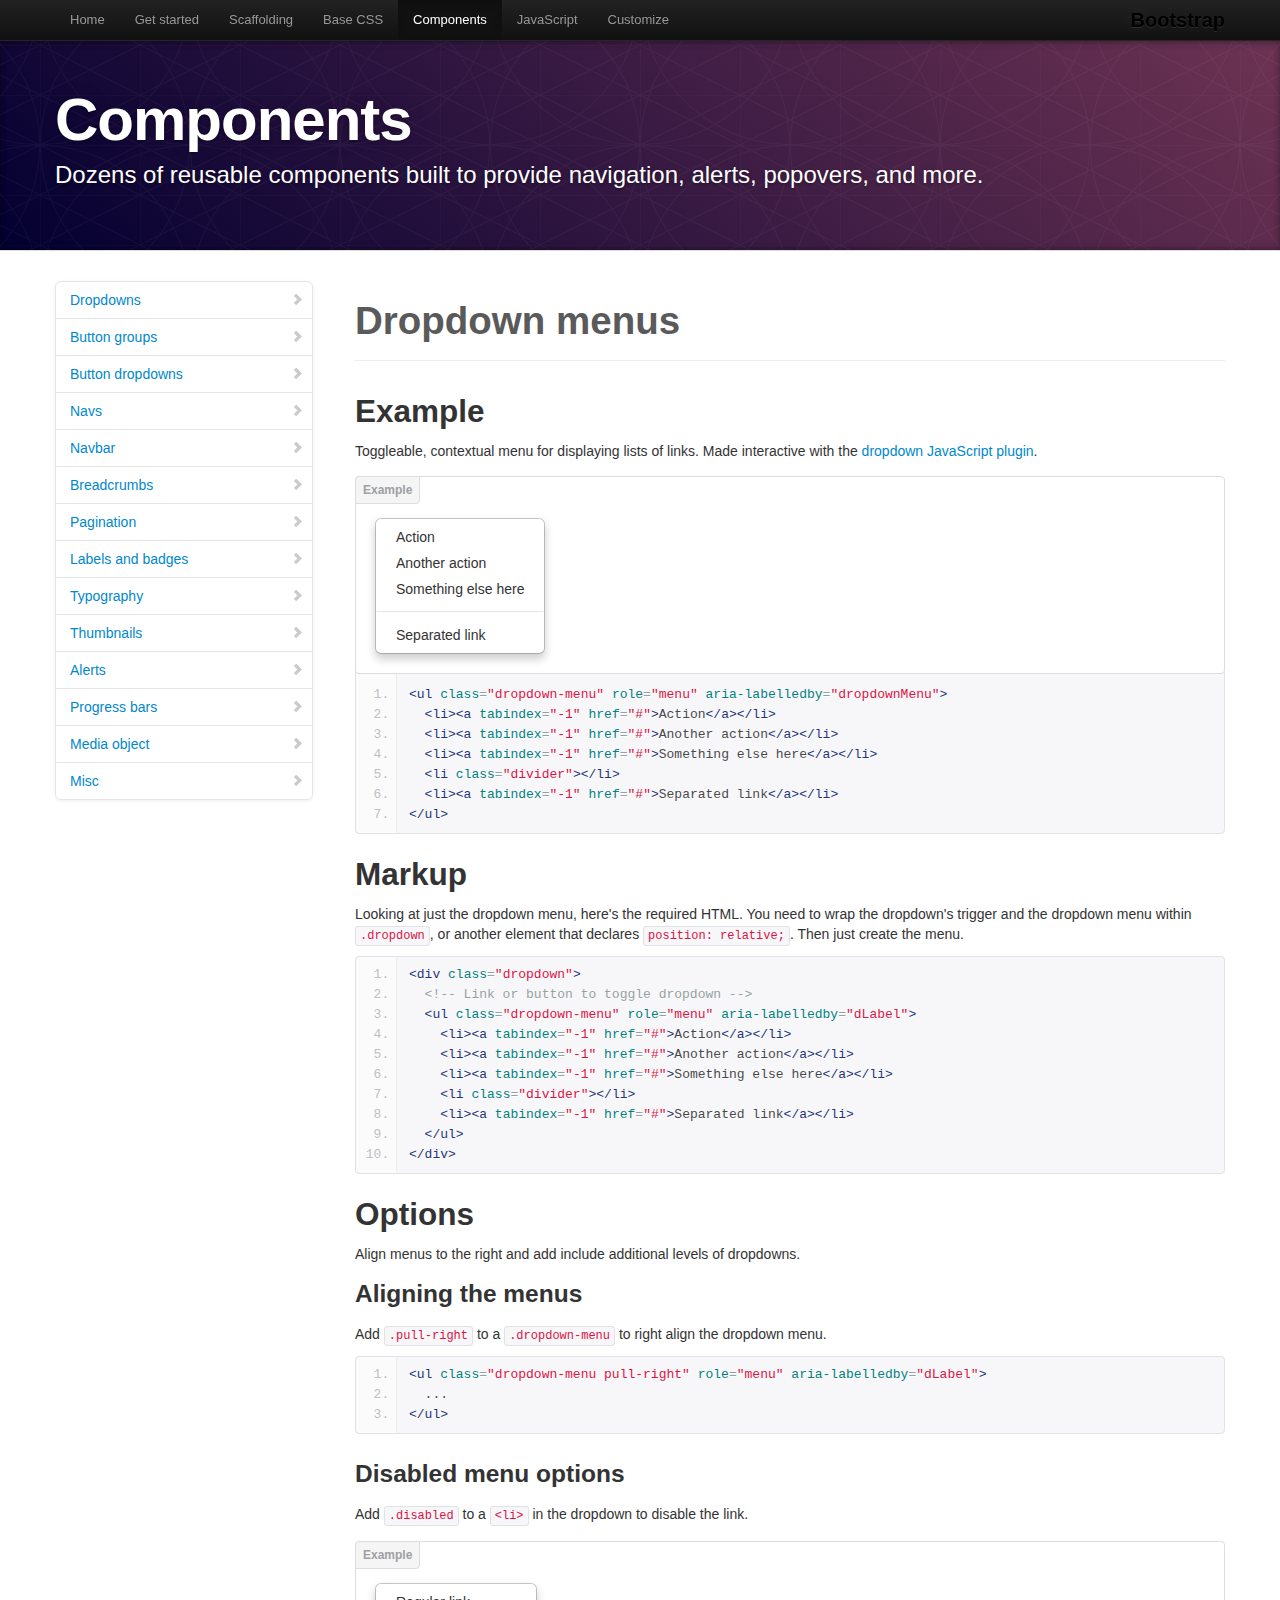
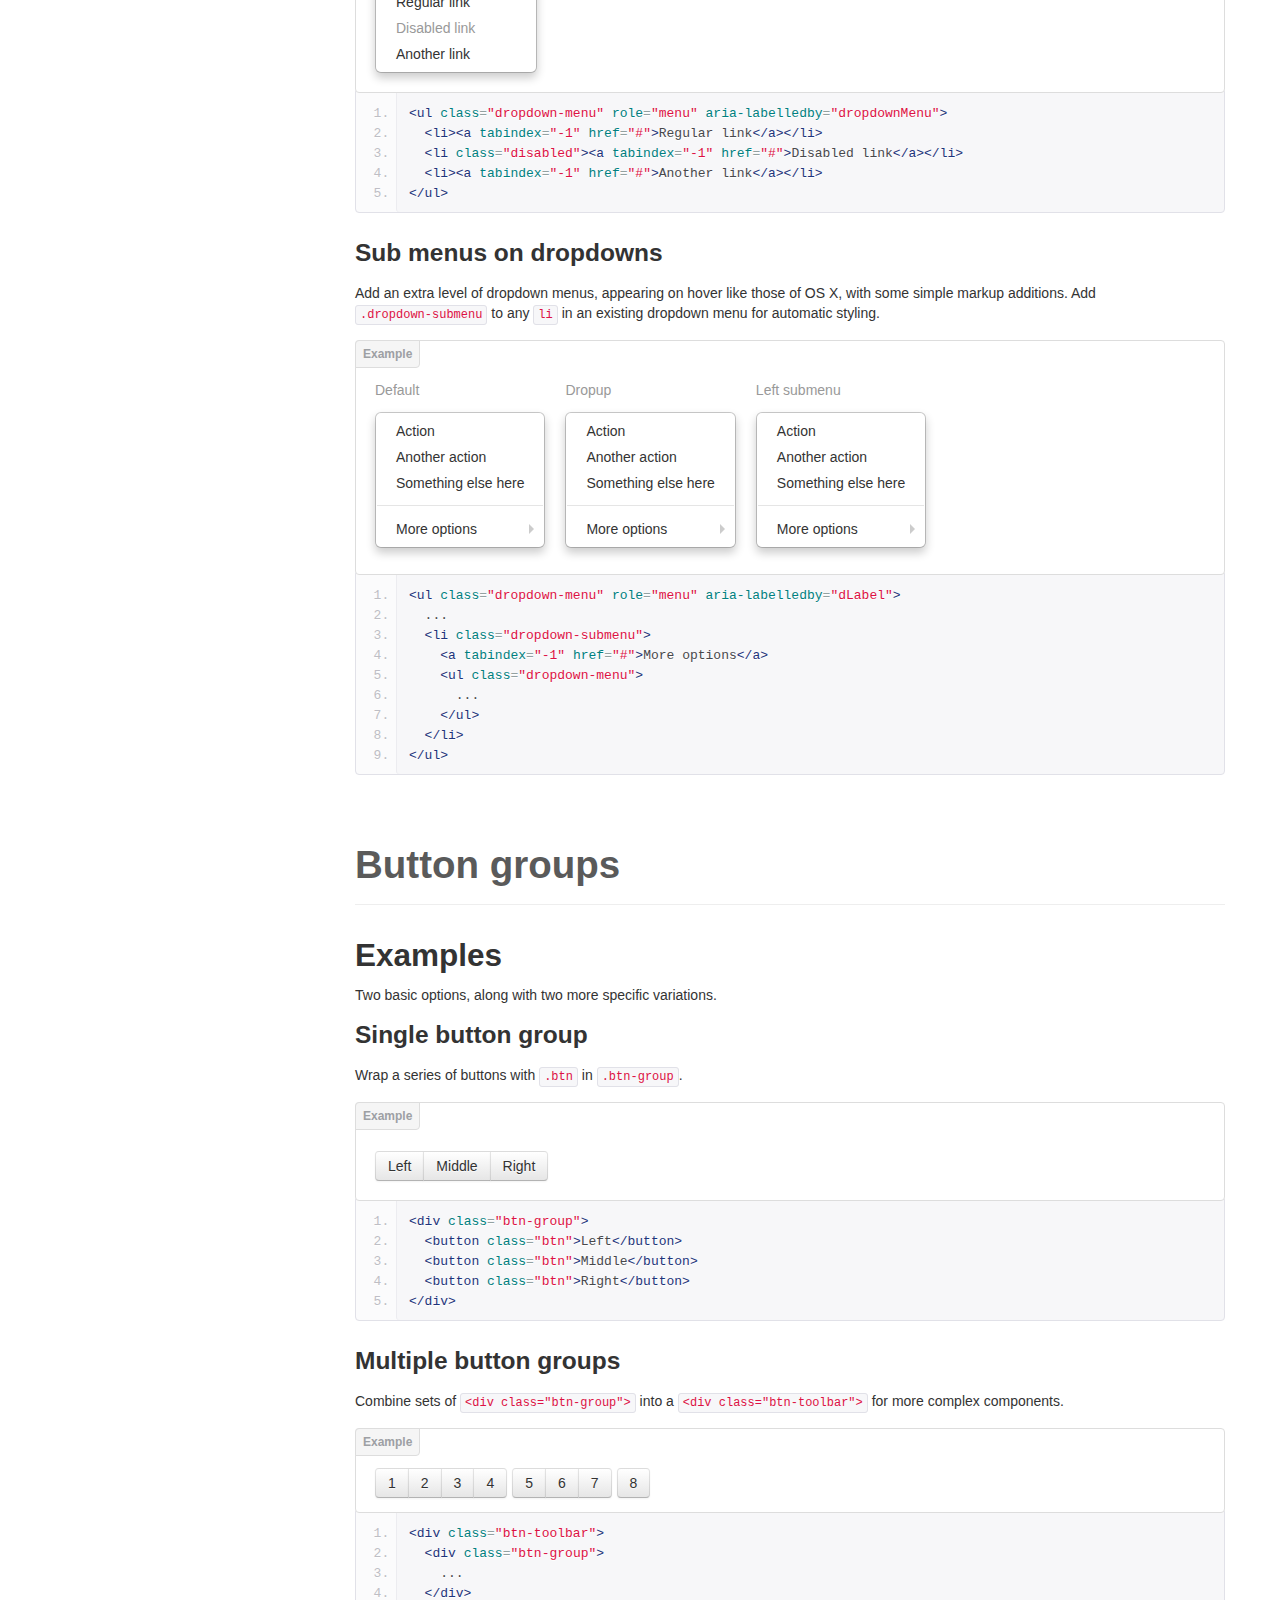
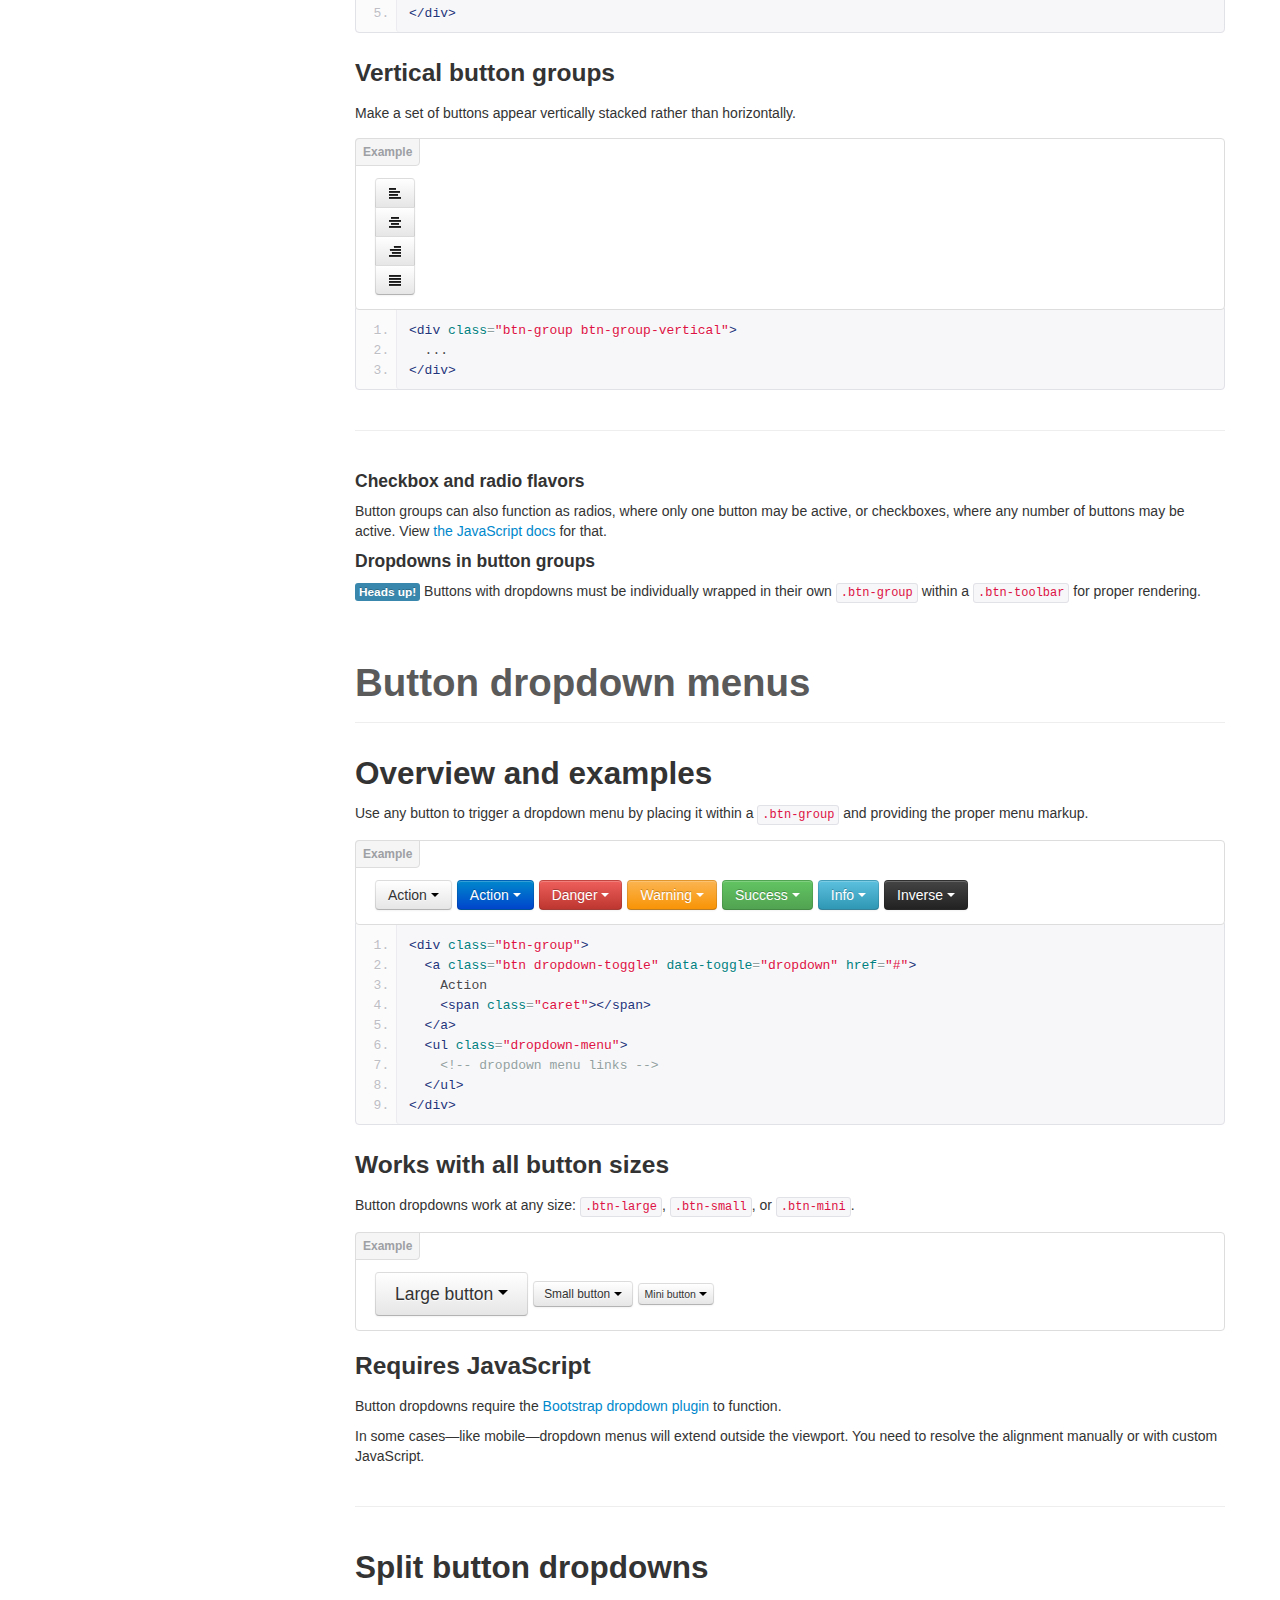
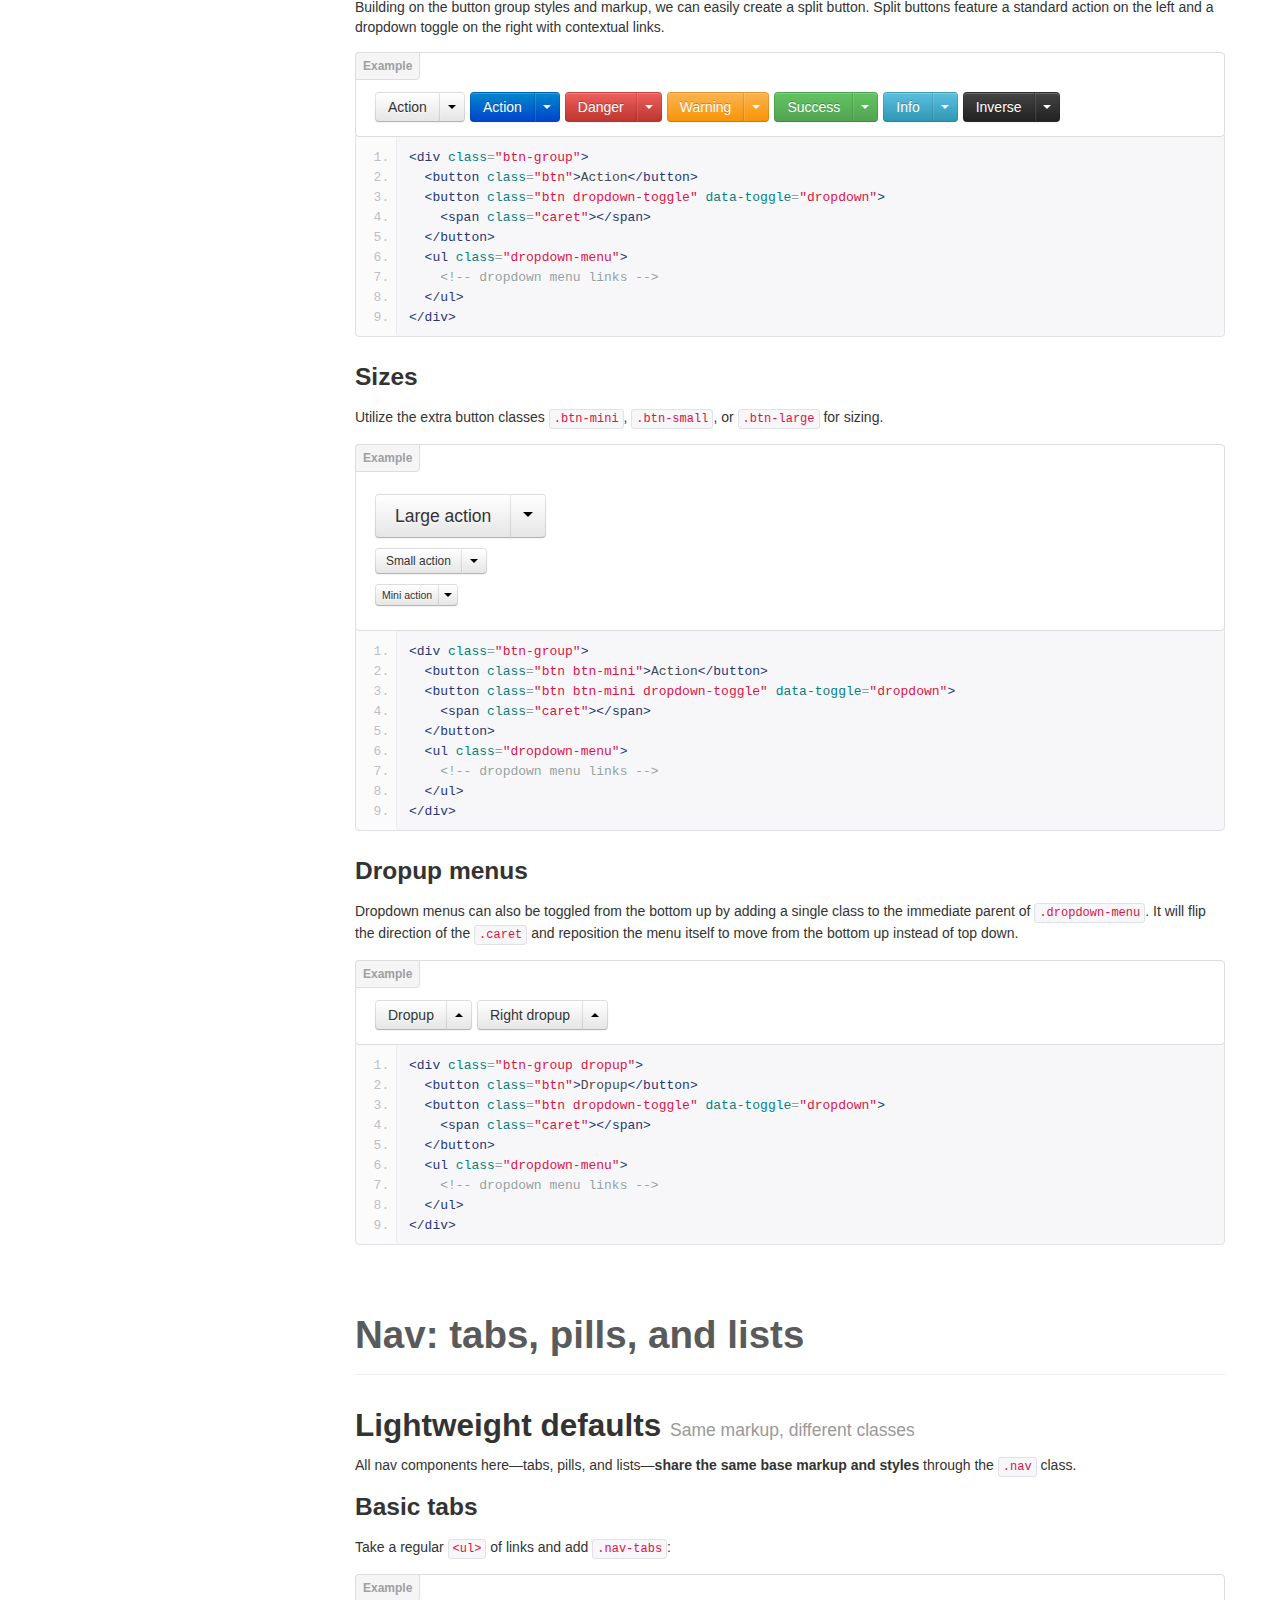
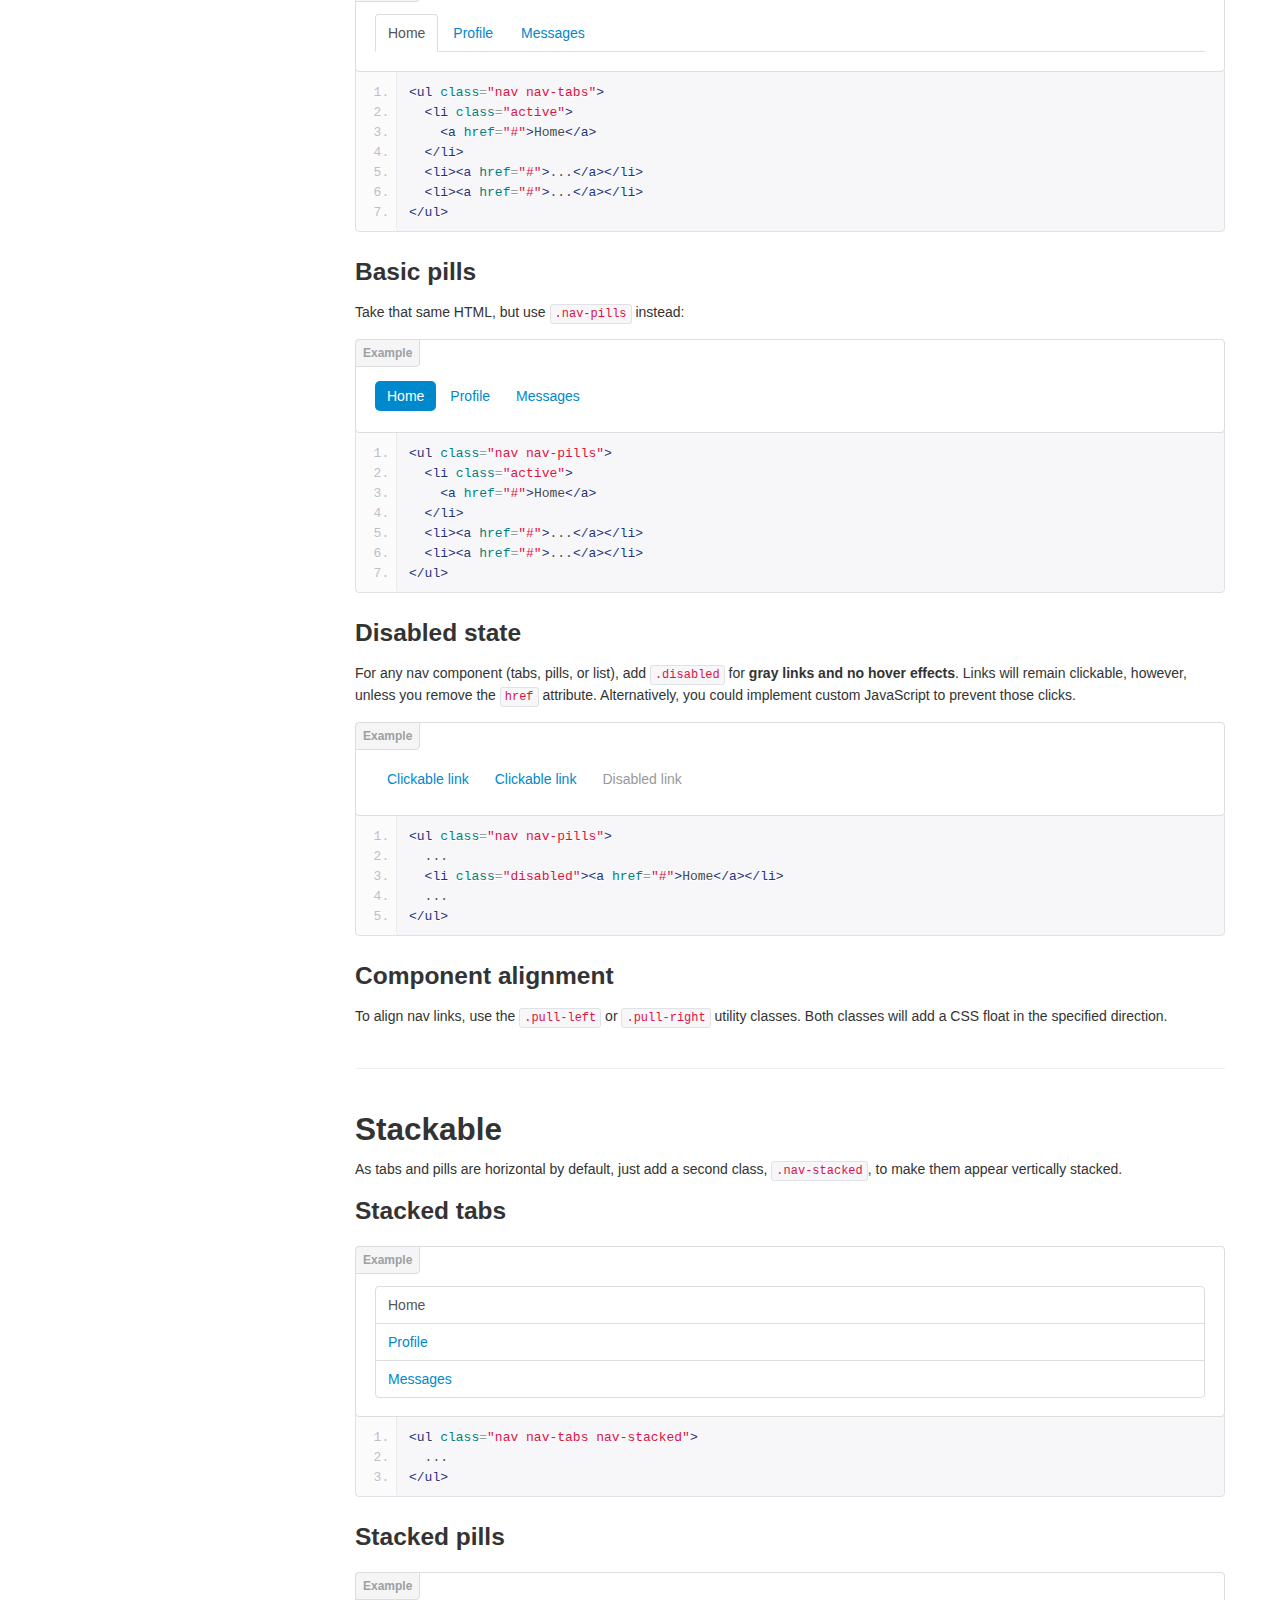
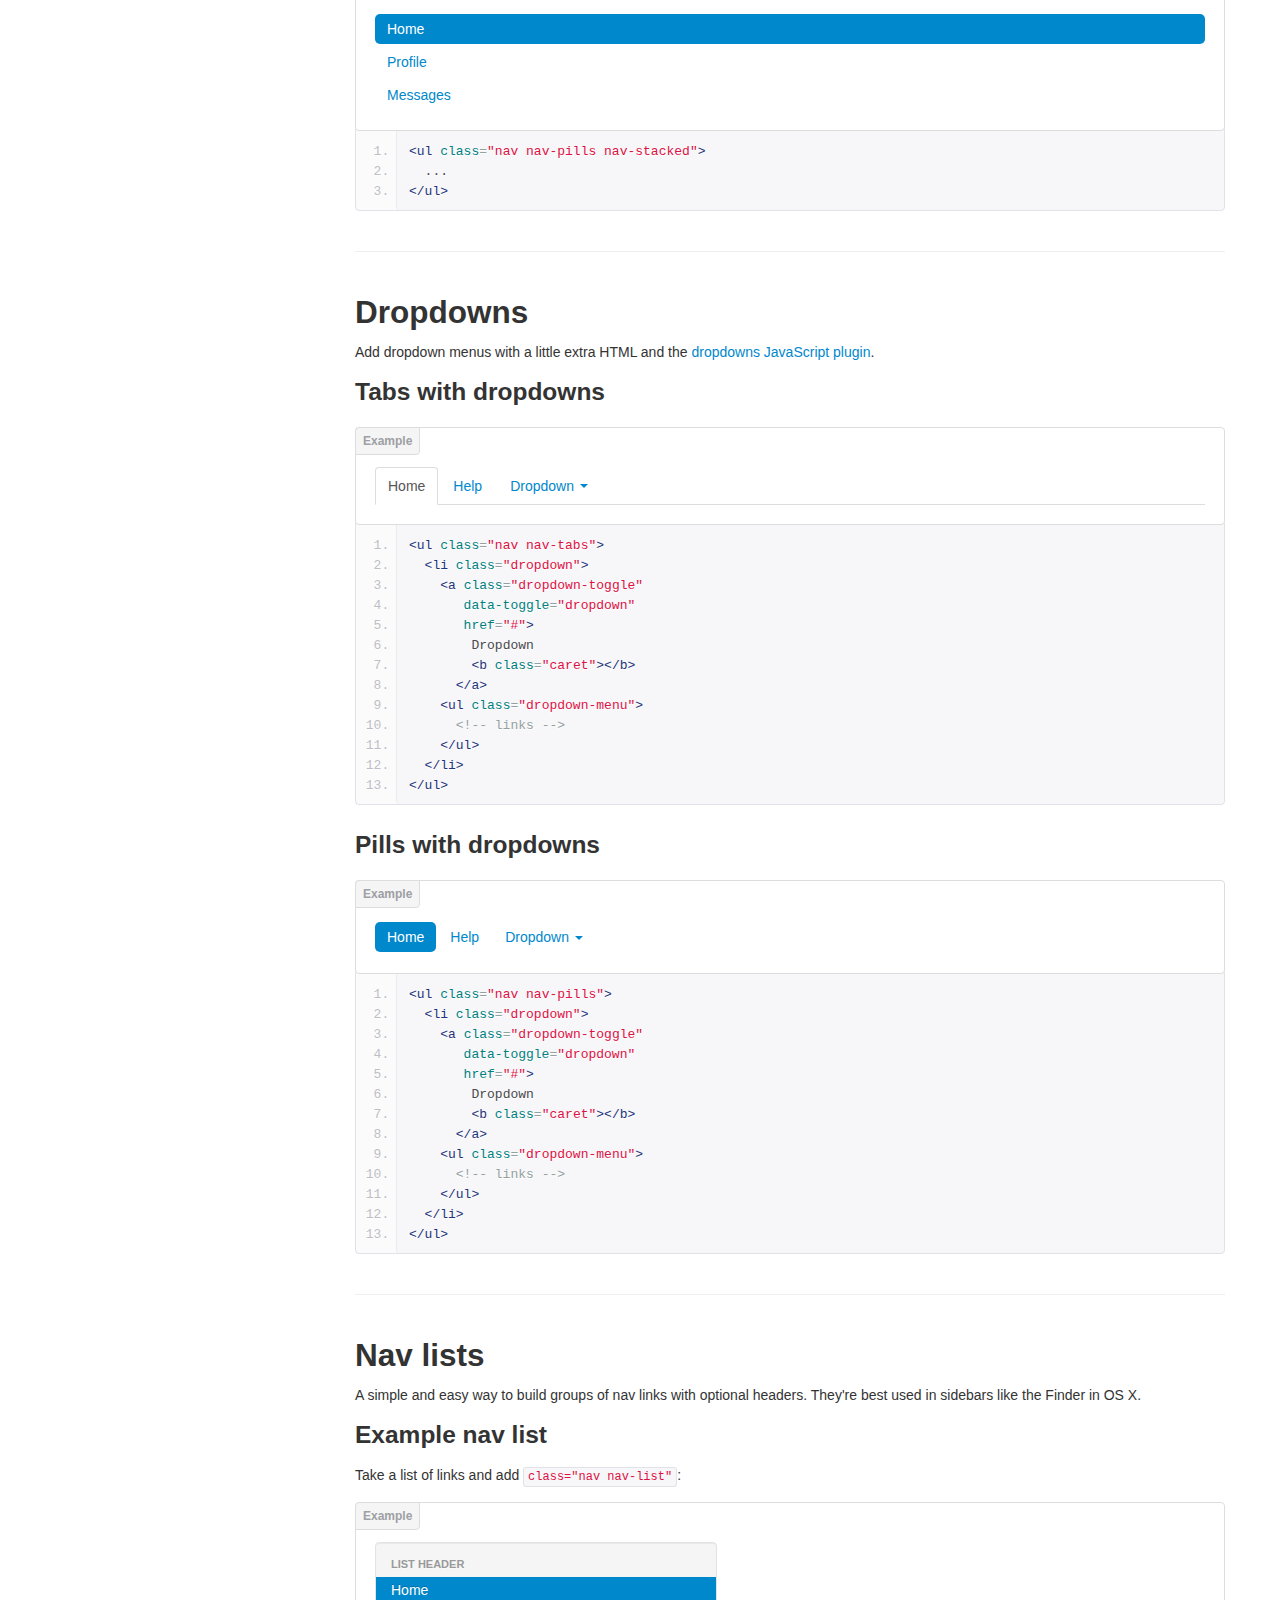
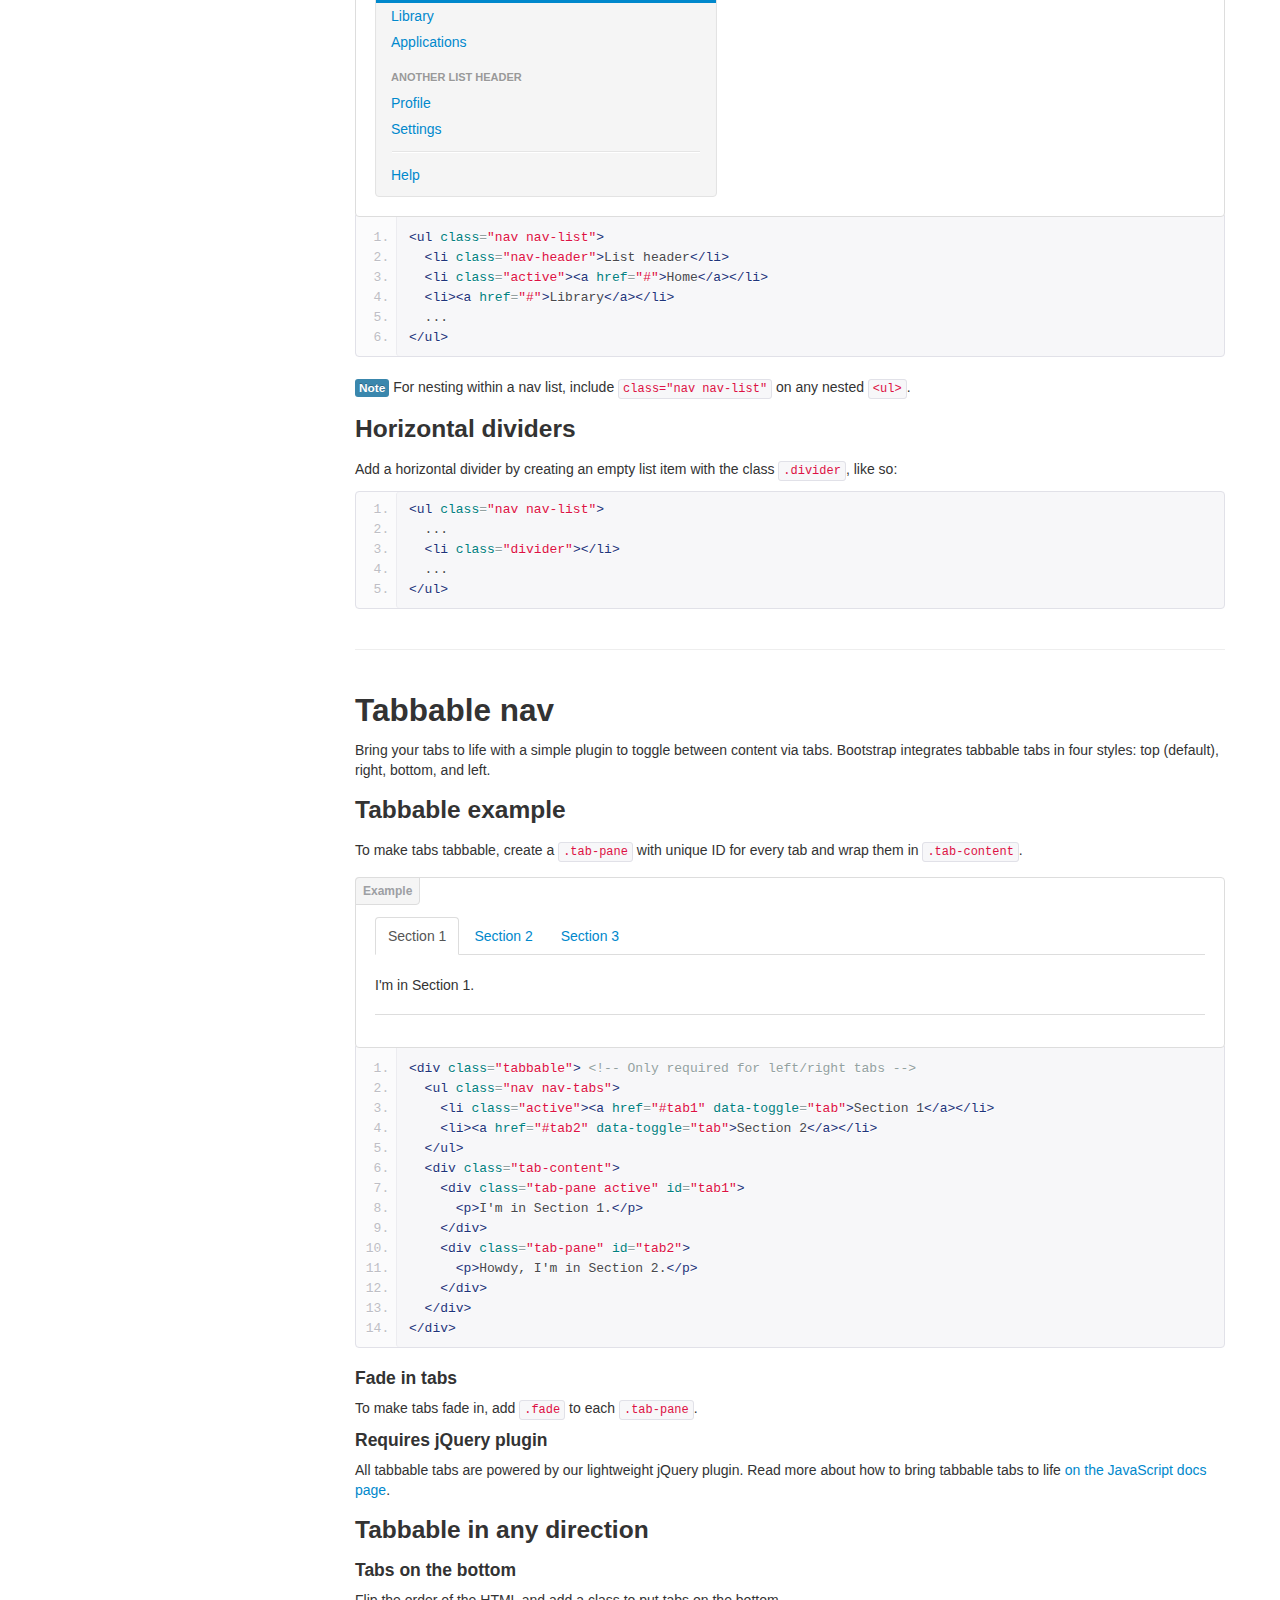
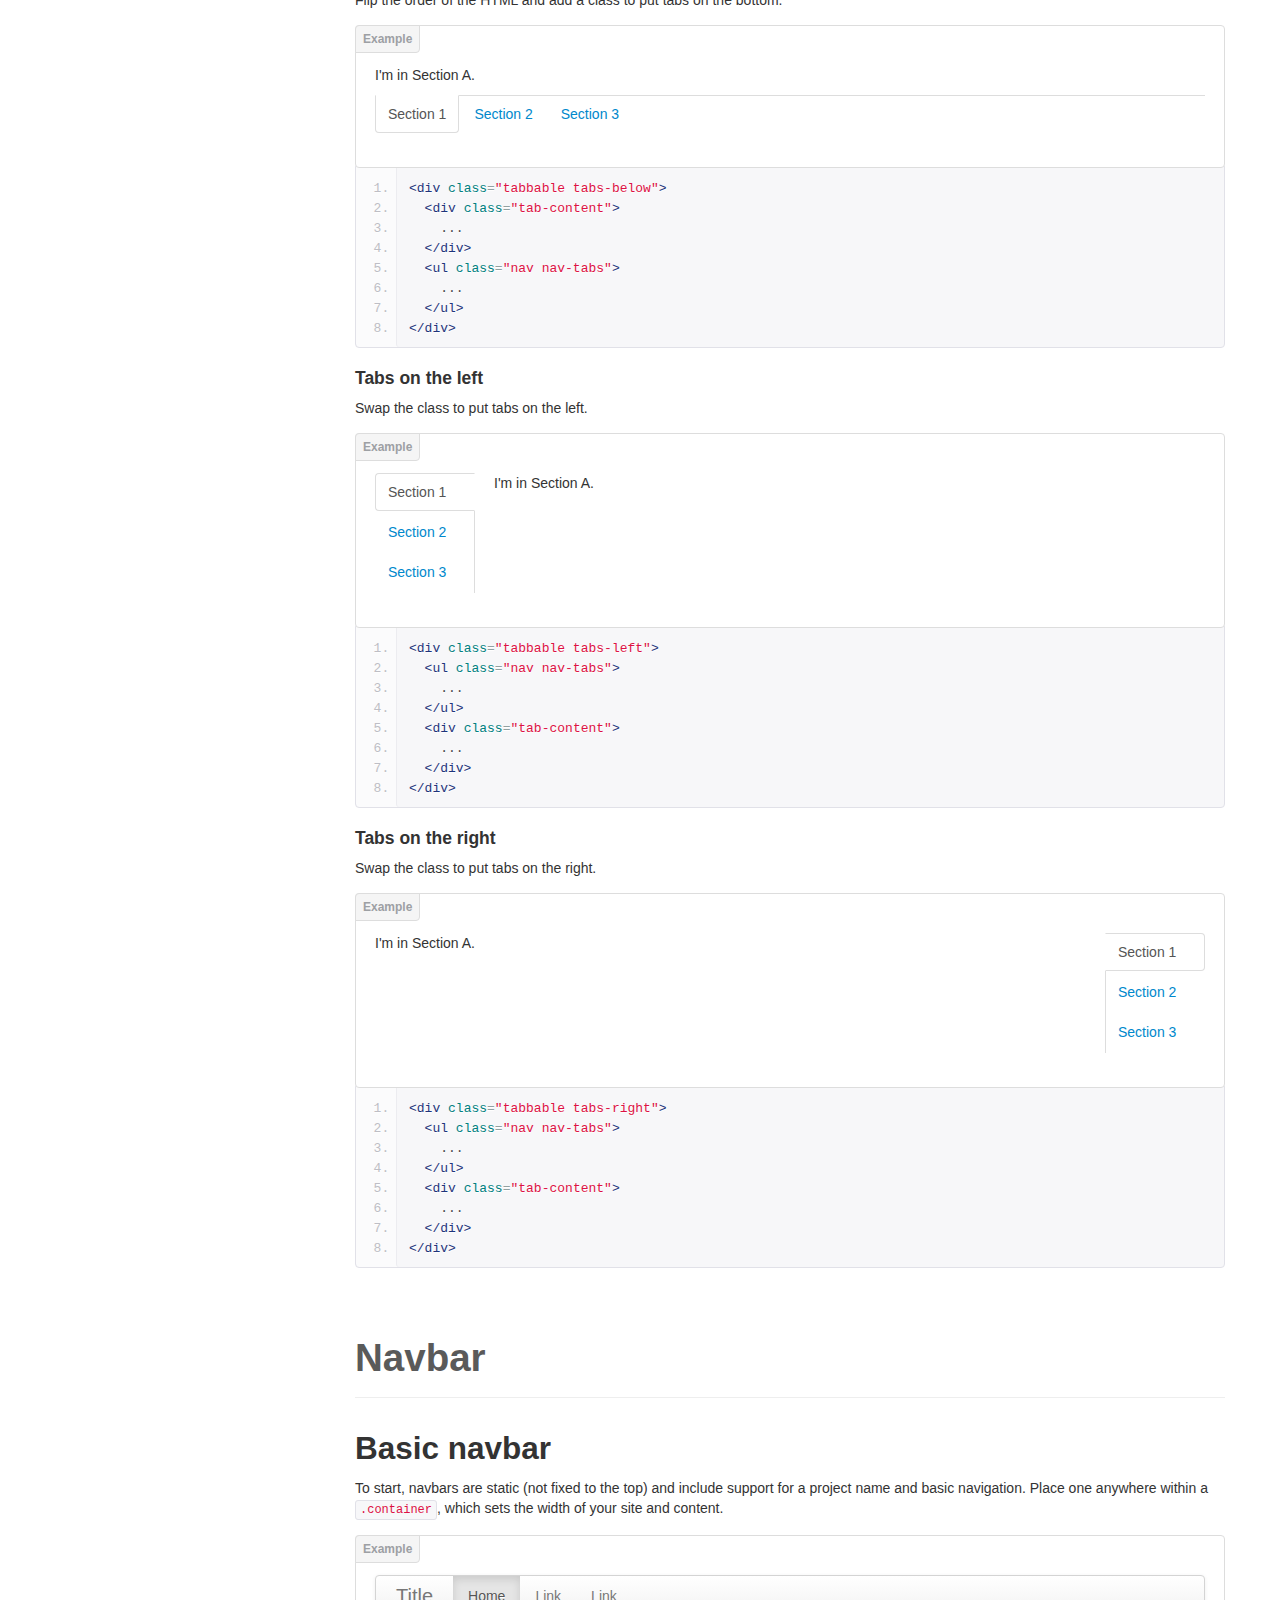
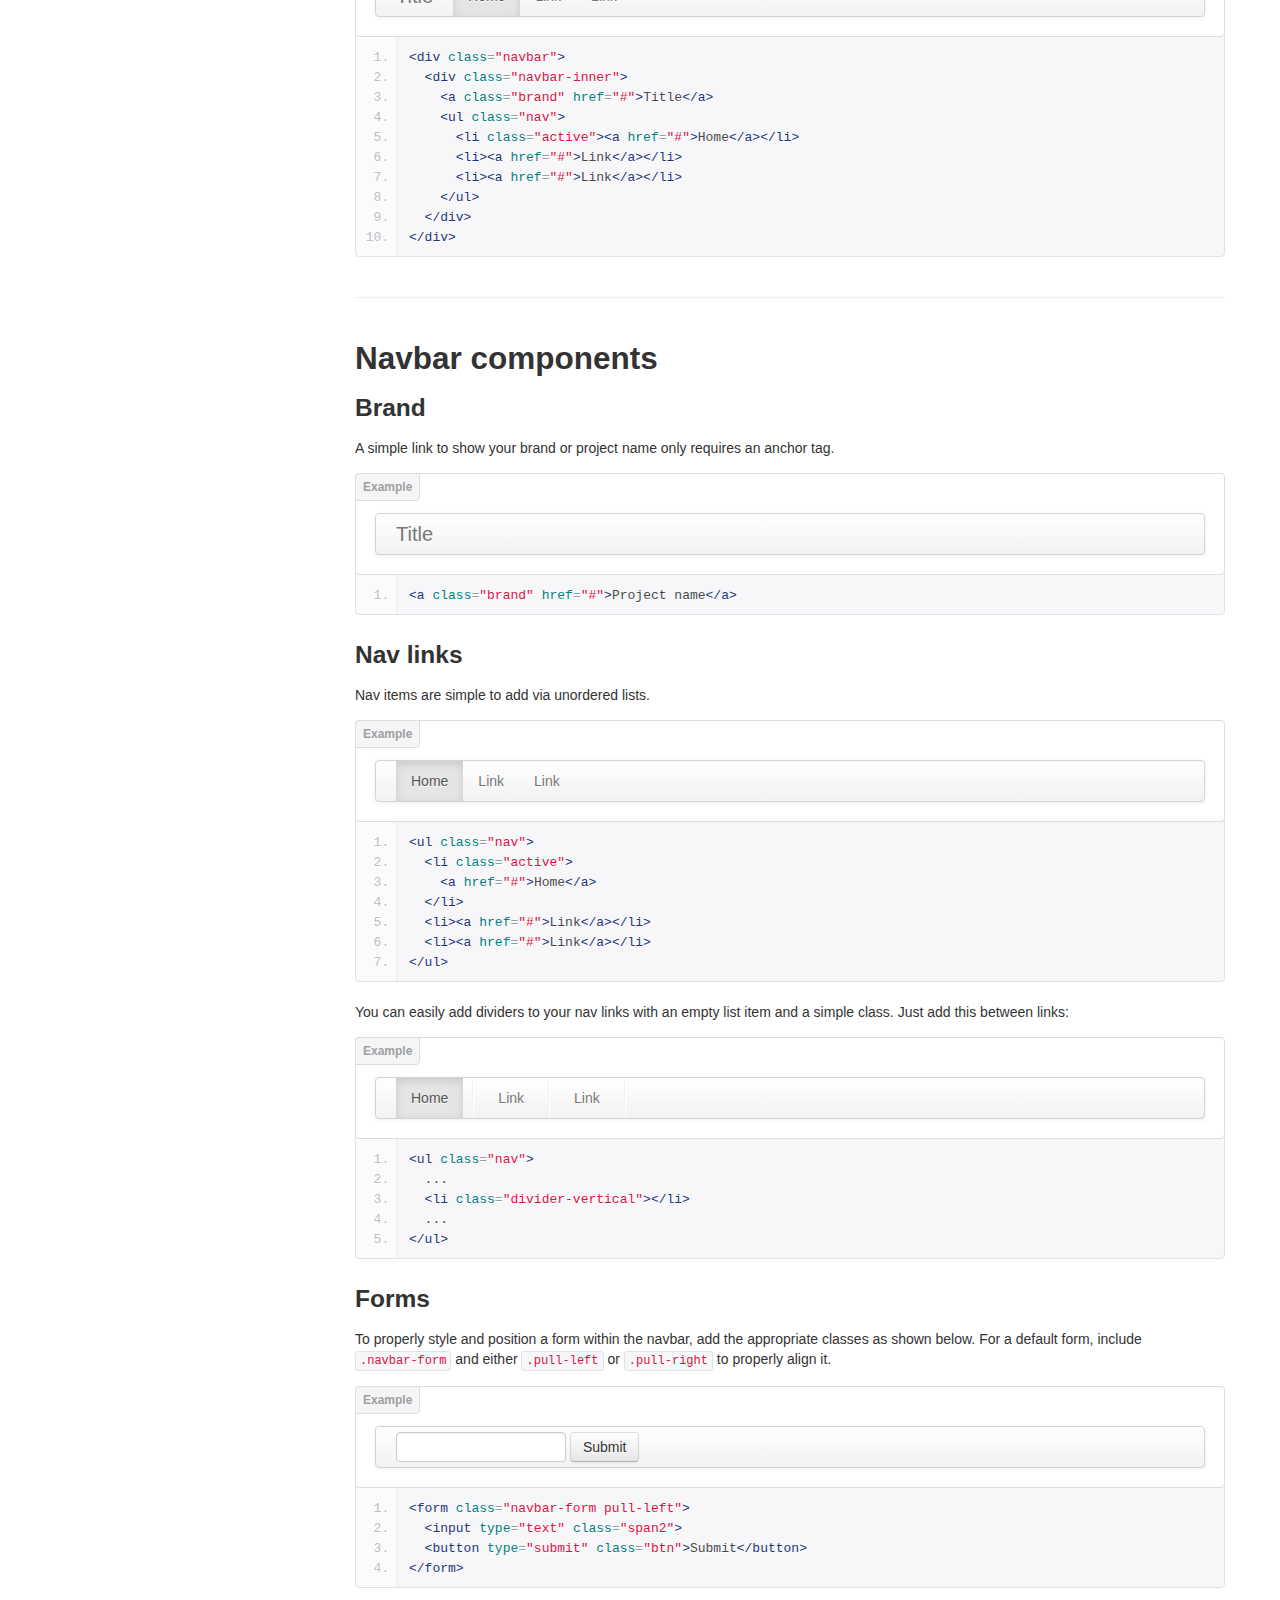
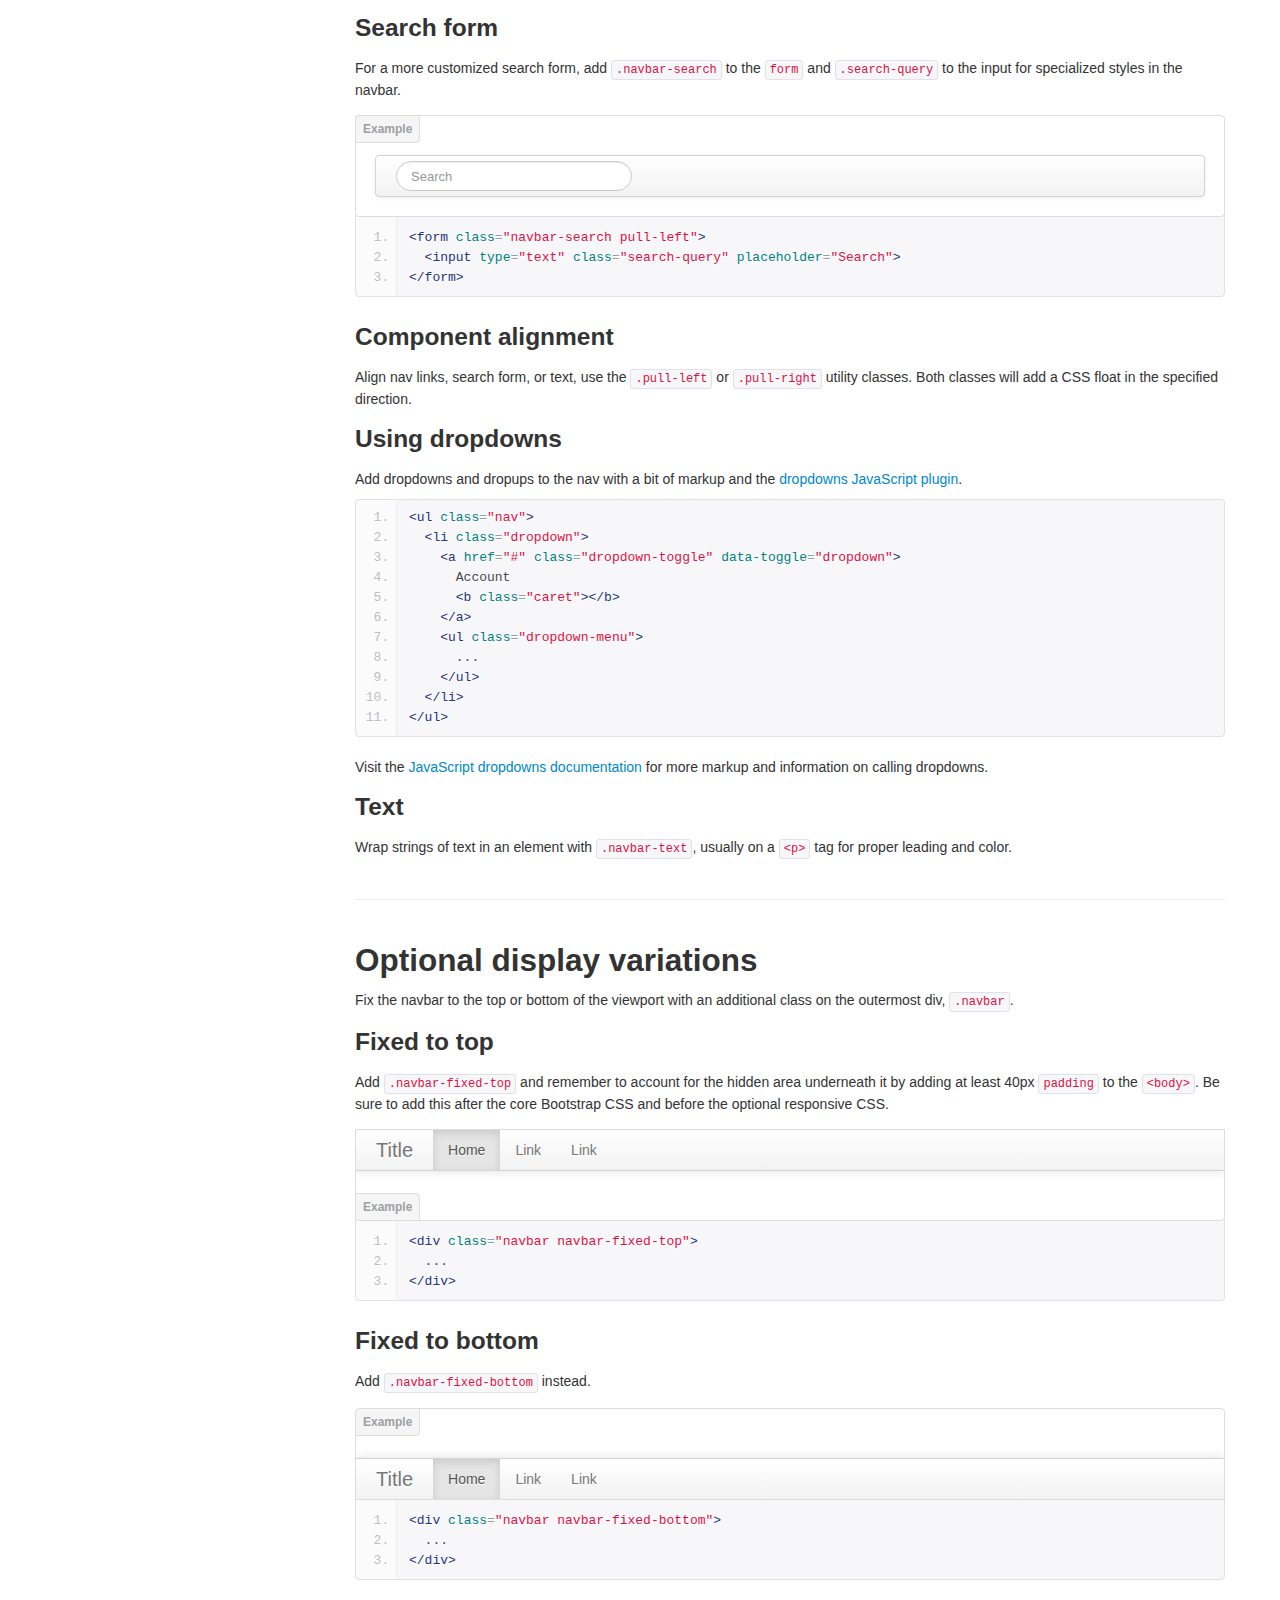
<file: bootstrap/docs/components.html>
<!DOCTYPE html>
<html lang="en">
  <head>
    <meta charset="utf-8">
    <title>Components · Bootstrap</title>
    <meta name="viewport" content="width=device-width, initial-scale=1.0">
    <meta name="description" content="">
    <meta name="author" content="">

    <!-- Le styles -->
    <link href="assets/css/bootstrap.css" rel="stylesheet">
    <link href="assets/css/bootstrap-responsive.css" rel="stylesheet">
    <link href="assets/css/docs.css" rel="stylesheet">
    <link href="assets/js/google-code-prettify/prettify.css" rel="stylesheet">

    <!-- Le HTML5 shim, for IE6-8 support of HTML5 elements -->
    <!--[if lt IE 9]>
      <script src="assets/js/html5shiv.js"></script>
    <![endif]-->

    <!-- Le fav and touch icons -->
    <link rel="apple-touch-icon-precomposed" sizes="144x144" href="assets/ico/apple-touch-icon-144-precomposed.png">
    <link rel="apple-touch-icon-precomposed" sizes="114x114" href="assets/ico/apple-touch-icon-114-precomposed.png">
      <link rel="apple-touch-icon-precomposed" sizes="72x72" href="assets/ico/apple-touch-icon-72-precomposed.png">
                    <link rel="apple-touch-icon-precomposed" href="assets/ico/apple-touch-icon-57-precomposed.png">
                                   <link rel="shortcut icon" href="assets/ico/favicon.png">

  </head>

  <body data-spy="scroll" data-target=".bs-docs-sidebar">

    <!-- Navbar
    ================================================== -->
    <div class="navbar navbar-inverse navbar-fixed-top">
      <div class="navbar-inner">
        <div class="container">
          <button type="button" class="btn btn-navbar" data-toggle="collapse" data-target=".nav-collapse">
            <span class="icon-bar"></span>
            <span class="icon-bar"></span>
            <span class="icon-bar"></span>
          </button>
          <a class="brand" href="./index.html">Bootstrap</a>
          <div class="nav-collapse collapse">
            <ul class="nav">
              <li class="">
                <a href="./index.html">Home</a>
              </li>
              <li class="">
                <a href="./getting-started.html">Get started</a>
              </li>
              <li class="">
                <a href="./scaffolding.html">Scaffolding</a>
              </li>
              <li class="">
                <a href="./base-css.html">Base CSS</a>
              </li>
              <li class="active">
                <a href="./components.html">Components</a>
              </li>
              <li class="">
                <a href="./javascript.html">JavaScript</a>
              </li>
              <li class="">
                <a href="./customize.html">Customize</a>
              </li>
            </ul>
          </div>
        </div>
      </div>
    </div>

<!-- Subhead
================================================== -->
<header class="jumbotron subhead" id="overview">
  <div class="container">
    <h1>Components</h1>
    <p class="lead">Dozens of reusable components built to provide navigation, alerts, popovers, and more.</p>
  </div>
</header>


  <div class="container">

    <!-- Docs nav
    ================================================== -->
    <div class="row">
      <div class="span3 bs-docs-sidebar">
        <ul class="nav nav-list bs-docs-sidenav">
          <li><a href="#dropdowns"><i class="icon-chevron-right"></i> Dropdowns</a></li>
          <li><a href="#buttonGroups"><i class="icon-chevron-right"></i> Button groups</a></li>
          <li><a href="#buttonDropdowns"><i class="icon-chevron-right"></i> Button dropdowns</a></li>
          <li><a href="#navs"><i class="icon-chevron-right"></i> Navs</a></li>
          <li><a href="#navbar"><i class="icon-chevron-right"></i> Navbar</a></li>
          <li><a href="#breadcrumbs"><i class="icon-chevron-right"></i> Breadcrumbs</a></li>
          <li><a href="#pagination"><i class="icon-chevron-right"></i> Pagination</a></li>
          <li><a href="#labels-badges"><i class="icon-chevron-right"></i> Labels and badges</a></li>
          <li><a href="#typography"><i class="icon-chevron-right"></i> Typography</a></li>
          <li><a href="#thumbnails"><i class="icon-chevron-right"></i> Thumbnails</a></li>
          <li><a href="#alerts"><i class="icon-chevron-right"></i> Alerts</a></li>
          <li><a href="#progress"><i class="icon-chevron-right"></i> Progress bars</a></li>
          <li><a href="#media"><i class="icon-chevron-right"></i> Media object</a></li>
          <li><a href="#misc"><i class="icon-chevron-right"></i> Misc</a></li>
        </ul>
      </div>
      <div class="span9">



        <!-- Dropdowns
        ================================================== -->
        <section id="dropdowns">
          <div class="page-header">
            <h1>Dropdown menus</h1>
          </div>

          <h2>Example</h2>
          <p>Toggleable, contextual menu for displaying lists of links. Made interactive with the <a href="./javascript.html#dropdowns">dropdown JavaScript plugin</a>.</p>
          <div class="bs-docs-example">
            <div class="dropdown clearfix">
              <ul class="dropdown-menu" role="menu" aria-labelledby="dropdownMenu" style="display: block; position: static; margin-bottom: 5px; *width: 180px;">
                <li><a tabindex="-1" href="#">Action</a></li>
                <li><a tabindex="-1" href="#">Another action</a></li>
                <li><a tabindex="-1" href="#">Something else here</a></li>
                <li class="divider"></li>
                <li><a tabindex="-1" href="#">Separated link</a></li>
              </ul>
            </div>
          </div>
<pre class="prettyprint linenums">
&lt;ul class="dropdown-menu" role="menu" aria-labelledby="dropdownMenu"&gt;
  &lt;li&gt;&lt;a tabindex="-1" href="#"&gt;Action&lt;/a&gt;&lt;/li&gt;
  &lt;li&gt;&lt;a tabindex="-1" href="#"&gt;Another action&lt;/a&gt;&lt;/li&gt;
  &lt;li&gt;&lt;a tabindex="-1" href="#"&gt;Something else here&lt;/a&gt;&lt;/li&gt;
  &lt;li class="divider"&gt;&lt;/li&gt;
  &lt;li&gt;&lt;a tabindex="-1" href="#"&gt;Separated link&lt;/a&gt;&lt;/li&gt;
&lt;/ul&gt;
</pre>

          <h2>Markup</h2>
          <p>Looking at just the dropdown menu, here's the required HTML. You need to wrap the dropdown's trigger and the dropdown menu within <code>.dropdown</code>, or another element that declares <code>position: relative;</code>. Then just create the menu.</p>

<pre class="prettyprint linenums">
&lt;div class="dropdown"&gt;
  &lt;!-- Link or button to toggle dropdown --&gt;
  &lt;ul class="dropdown-menu" role="menu" aria-labelledby="dLabel"&gt;
    &lt;li&gt;&lt;a tabindex="-1" href="#"&gt;Action&lt;/a&gt;&lt;/li&gt;
    &lt;li&gt;&lt;a tabindex="-1" href="#"&gt;Another action&lt;/a&gt;&lt;/li&gt;
    &lt;li&gt;&lt;a tabindex="-1" href="#"&gt;Something else here&lt;/a&gt;&lt;/li&gt;
    &lt;li class="divider"&gt;&lt;/li&gt;
    &lt;li&gt;&lt;a tabindex="-1" href="#"&gt;Separated link&lt;/a&gt;&lt;/li&gt;
  &lt;/ul&gt;
&lt;/div&gt;
</pre>

          <h2>Options</h2>
          <p>Align menus to the right and add include additional levels of dropdowns.</p>

          <h3>Aligning the menus</h3>
          <p>Add <code>.pull-right</code> to a <code>.dropdown-menu</code> to right align the dropdown menu.</p>
<pre class="prettyprint linenums">
&lt;ul class="dropdown-menu pull-right" role="menu" aria-labelledby="dLabel"&gt;
  ...
&lt;/ul&gt;
</pre>

          <h3>Disabled menu options</h3>
          <p>Add <code>.disabled</code> to a <code>&lt;li&gt;</code> in the dropdown to disable the link.</p>
          <div class="bs-docs-example">
            <div class="dropdown clearfix">
              <ul class="dropdown-menu" role="menu" aria-labelledby="dropdownMenu" style="display: block; position: static; margin-bottom: 5px; *width: 180px;">
                <li><a tabindex="-1" href="#">Regular link</a></li>
                <li class="disabled"><a tabindex="-1" href="#">Disabled link</a></li>
                <li><a tabindex="-1" href="#">Another link</a></li>
              </ul>
            </div>
          </div>
<pre class="prettyprint linenums">
&lt;ul class="dropdown-menu" role="menu" aria-labelledby="dropdownMenu"&gt;
  &lt;li&gt;&lt;a tabindex="-1" href="#"&gt;Regular link&lt;/a&gt;&lt;/li&gt;
  &lt;li class="disabled"&gt;&lt;a tabindex="-1" href="#"&gt;Disabled link&lt;/a&gt;&lt;/li&gt;
  &lt;li&gt;&lt;a tabindex="-1" href="#"&gt;Another link&lt;/a&gt;&lt;/li&gt;
&lt;/ul&gt;
</pre>

          <h3>Sub menus on dropdowns</h3>
          <p>Add an extra level of dropdown menus, appearing on hover like those of OS X, with some simple markup additions. Add <code>.dropdown-submenu</code> to any <code>li</code> in an existing dropdown menu for automatic styling.</p>
          <div class="bs-docs-example bs-docs-example-submenus">

            <div class="pull-left">
              <p class="muted">Default</p>
              <div class="dropdown clearfix">
                <ul class="dropdown-menu" role="menu" aria-labelledby="dropdownMenu">
                  <li><a tabindex="-1" href="#">Action</a></li>
                  <li><a tabindex="-1" href="#">Another action</a></li>
                  <li><a tabindex="-1" href="#">Something else here</a></li>
                  <li class="divider"></li>
                  <li class="dropdown-submenu">
                    <a tabindex="-1" href="#">More options</a>
                    <ul class="dropdown-menu">
                      <li><a tabindex="-1" href="#">Second level link</a></li>
                      <li><a tabindex="-1" href="#">Second level link</a></li>
                      <li><a tabindex="-1" href="#">Second level link</a></li>
                      <li><a tabindex="-1" href="#">Second level link</a></li>
                      <li><a tabindex="-1" href="#">Second level link</a></li>
                    </ul>
                  </li>
                </ul>
              </div>
            </div>

            <div class="pull-left">
              <p class="muted">Dropup</p>
              <div class="dropup">
                <ul class="dropdown-menu" role="menu" aria-labelledby="dropdownMenu">
                  <li><a tabindex="-1" href="#">Action</a></li>
                  <li><a tabindex="-1" href="#">Another action</a></li>
                  <li><a tabindex="-1" href="#">Something else here</a></li>
                  <li class="divider"></li>
                  <li class="dropdown-submenu">
                    <a tabindex="-1" href="#">More options</a>
                    <ul class="dropdown-menu">
                      <li><a tabindex="-1" href="#">Second level link</a></li>
                      <li><a tabindex="-1" href="#">Second level link</a></li>
                      <li><a tabindex="-1" href="#">Second level link</a></li>
                      <li><a tabindex="-1" href="#">Second level link</a></li>
                      <li><a tabindex="-1" href="#">Second level link</a></li>
                    </ul>
                  </li>
                </ul>
              </div>
            </div>

            <div class="pull-left">
              <p class="muted">Left submenu</p>
              <div class="dropdown">
                <ul class="dropdown-menu" role="menu" aria-labelledby="dropdownMenu">
                  <li><a tabindex="-1" href="#">Action</a></li>
                  <li><a tabindex="-1" href="#">Another action</a></li>
                  <li><a tabindex="-1" href="#">Something else here</a></li>
                  <li class="divider"></li>
                  <li class="dropdown-submenu pull-left">
                    <a tabindex="-1" href="#">More options</a>
                    <ul class="dropdown-menu">
                      <li><a tabindex="-1" href="#">Second level link</a></li>
                      <li><a tabindex="-1" href="#">Second level link</a></li>
                      <li><a tabindex="-1" href="#">Second level link</a></li>
                      <li><a tabindex="-1" href="#">Second level link</a></li>
                      <li><a tabindex="-1" href="#">Second level link</a></li>
                    </ul>
                  </li>
                </ul>
              </div>
            </div>

          </div>
<pre class="prettyprint linenums">
&lt;ul class="dropdown-menu" role="menu" aria-labelledby="dLabel"&gt;
  ...
  &lt;li class="dropdown-submenu"&gt;
    &lt;a tabindex="-1" href="#"&gt;More options&lt;/a&gt;
    &lt;ul class="dropdown-menu"&gt;
      ...
    &lt;/ul&gt;
  &lt;/li&gt;
&lt;/ul&gt;
</pre>

        </section>




        <!-- Button Groups
        ================================================== -->
        <section id="buttonGroups">
          <div class="page-header">
            <h1>Button groups</h1>
          </div>

          <h2>Examples</h2>
          <p>Two basic options, along with two more specific variations.</p>

          <h3>Single button group</h3>
          <p>Wrap a series of buttons with <code>.btn</code> in <code>.btn-group</code>.</p>
          <div class="bs-docs-example">
            <div class="btn-group" style="margin: 9px 0 5px;">
              <button class="btn">Left</button>
              <button class="btn">Middle</button>
              <button class="btn">Right</button>
            </div>
          </div>
<pre class="prettyprint linenums">
&lt;div class="btn-group"&gt;
  &lt;button class="btn"&gt;Left&lt;/button&gt;
  &lt;button class="btn"&gt;Middle&lt;/button&gt;
  &lt;button class="btn"&gt;Right&lt;/button&gt;
&lt;/div&gt;
</pre>

          <h3>Multiple button groups</h3>
          <p>Combine sets of <code>&lt;div class="btn-group"&gt;</code> into a <code>&lt;div class="btn-toolbar"&gt;</code> for more complex components.</p>
          <div class="bs-docs-example">
            <div class="btn-toolbar" style="margin: 0;">
              <div class="btn-group">
                <button class="btn">1</button>
                <button class="btn">2</button>
                <button class="btn">3</button>
                <button class="btn">4</button>
              </div>
              <div class="btn-group">
                <button class="btn">5</button>
                <button class="btn">6</button>
                <button class="btn">7</button>
              </div>
              <div class="btn-group">
                <button class="btn">8</button>
              </div>
            </div>
          </div>
<pre class="prettyprint linenums">
&lt;div class="btn-toolbar"&gt;
  &lt;div class="btn-group"&gt;
    ...
  &lt;/div&gt;
&lt;/div&gt;
</pre>

          <h3>Vertical button groups</h3>
          <p>Make a set of buttons appear vertically stacked rather than horizontally.</p>
          <div class="bs-docs-example">
            <div class="btn-group btn-group-vertical">
              <button type="button" class="btn"><i class="icon-align-left"></i></button>
              <button type="button" class="btn"><i class="icon-align-center"></i></button>
              <button type="button" class="btn"><i class="icon-align-right"></i></button>
              <button type="button" class="btn"><i class="icon-align-justify"></i></button>
            </div>
          </div>
<pre class="prettyprint linenums">
&lt;div class="btn-group btn-group-vertical"&gt;
  ...
&lt;/div&gt;
</pre>


          <hr class="bs-docs-separator">


          <h4>Checkbox and radio flavors</h4>
          <p>Button groups can also function as radios, where only one button may be active, or checkboxes, where any number of buttons may be active. View <a href="./javascript.html#buttons">the JavaScript docs</a> for that.</p>

          <h4>Dropdowns in button groups</h4>
          <p><span class="label label-info">Heads up!</span> Buttons with dropdowns must be individually wrapped in their own <code>.btn-group</code> within a <code>.btn-toolbar</code> for proper rendering.</p>
        </section>



        <!-- Split button dropdowns
        ================================================== -->
        <section id="buttonDropdowns">
          <div class="page-header">
            <h1>Button dropdown menus</h1>
          </div>


          <h2>Overview and examples</h2>
          <p>Use any button to trigger a dropdown menu by placing it within a <code>.btn-group</code> and providing the proper menu markup.</p>
          <div class="bs-docs-example">
            <div class="btn-toolbar" style="margin: 0;">
              <div class="btn-group">
                <button class="btn dropdown-toggle" data-toggle="dropdown">Action <span class="caret"></span></button>
                <ul class="dropdown-menu">
                  <li><a href="#">Action</a></li>
                  <li><a href="#">Another action</a></li>
                  <li><a href="#">Something else here</a></li>
                  <li class="divider"></li>
                  <li><a href="#">Separated link</a></li>
                </ul>
              </div><!-- /btn-group -->
              <div class="btn-group">
                <button class="btn btn-primary dropdown-toggle" data-toggle="dropdown">Action <span class="caret"></span></button>
                <ul class="dropdown-menu">
                  <li><a href="#">Action</a></li>
                  <li><a href="#">Another action</a></li>
                  <li><a href="#">Something else here</a></li>
                  <li class="divider"></li>
                  <li><a href="#">Separated link</a></li>
                </ul>
              </div><!-- /btn-group -->
              <div class="btn-group">
                <button class="btn btn-danger dropdown-toggle" data-toggle="dropdown">Danger <span class="caret"></span></button>
                <ul class="dropdown-menu">
                  <li><a href="#">Action</a></li>
                  <li><a href="#">Another action</a></li>
                  <li><a href="#">Something else here</a></li>
                  <li class="divider"></li>
                  <li><a href="#">Separated link</a></li>
                </ul>
              </div><!-- /btn-group -->
              <div class="btn-group">
                <button class="btn btn-warning dropdown-toggle" data-toggle="dropdown">Warning <span class="caret"></span></button>
                <ul class="dropdown-menu">
                  <li><a href="#">Action</a></li>
                  <li><a href="#">Another action</a></li>
                  <li><a href="#">Something else here</a></li>
                  <li class="divider"></li>
                  <li><a href="#">Separated link</a></li>
                </ul>
              </div><!-- /btn-group -->
              <div class="btn-group">
                <button class="btn btn-success dropdown-toggle" data-toggle="dropdown">Success <span class="caret"></span></button>
                <ul class="dropdown-menu">
                  <li><a href="#">Action</a></li>
                  <li><a href="#">Another action</a></li>
                  <li><a href="#">Something else here</a></li>
                  <li class="divider"></li>
                  <li><a href="#">Separated link</a></li>
                </ul>
              </div><!-- /btn-group -->
              <div class="btn-group">
                <button class="btn btn-info dropdown-toggle" data-toggle="dropdown">Info <span class="caret"></span></button>
                <ul class="dropdown-menu">
                  <li><a href="#">Action</a></li>
                  <li><a href="#">Another action</a></li>
                  <li><a href="#">Something else here</a></li>
                  <li class="divider"></li>
                  <li><a href="#">Separated link</a></li>
                </ul>
              </div><!-- /btn-group -->
              <div class="btn-group">
                <button class="btn btn-inverse dropdown-toggle" data-toggle="dropdown">Inverse <span class="caret"></span></button>
                <ul class="dropdown-menu">
                  <li><a href="#">Action</a></li>
                  <li><a href="#">Another action</a></li>
                  <li><a href="#">Something else here</a></li>
                  <li class="divider"></li>
                  <li><a href="#">Separated link</a></li>
                </ul>
              </div><!-- /btn-group -->
            </div><!-- /btn-toolbar -->
          </div>
<pre class="prettyprint linenums">
&lt;div class="btn-group"&gt;
  &lt;a class="btn dropdown-toggle" data-toggle="dropdown" href="#"&gt;
    Action
    &lt;span class="caret"&gt;&lt;/span&gt;
  &lt;/a&gt;
  &lt;ul class="dropdown-menu"&gt;
    &lt;!-- dropdown menu links --&gt;
  &lt;/ul&gt;
&lt;/div&gt;
</pre>

          <h3>Works with all button sizes</h3>
          <p>Button dropdowns work at any size:  <code>.btn-large</code>, <code>.btn-small</code>, or <code>.btn-mini</code>.</p>
          <div class="bs-docs-example">
            <div class="btn-toolbar" style="margin: 0;">
              <div class="btn-group">
                <button class="btn btn-large dropdown-toggle" data-toggle="dropdown">Large button <span class="caret"></span></button>
                <ul class="dropdown-menu">
                  <li><a href="#">Action</a></li>
                  <li><a href="#">Another action</a></li>
                  <li><a href="#">Something else here</a></li>
                  <li class="divider"></li>
                  <li><a href="#">Separated link</a></li>
                </ul>
              </div><!-- /btn-group -->
              <div class="btn-group">
                <button class="btn btn-small dropdown-toggle" data-toggle="dropdown">Small button <span class="caret"></span></button>
                <ul class="dropdown-menu">
                  <li><a href="#">Action</a></li>
                  <li><a href="#">Another action</a></li>
                  <li><a href="#">Something else here</a></li>
                  <li class="divider"></li>
                  <li><a href="#">Separated link</a></li>
                </ul>
              </div><!-- /btn-group -->
              <div class="btn-group">
                <button class="btn btn-mini dropdown-toggle" data-toggle="dropdown">Mini button <span class="caret"></span></button>
                <ul class="dropdown-menu">
                  <li><a href="#">Action</a></li>
                  <li><a href="#">Another action</a></li>
                  <li><a href="#">Something else here</a></li>
                  <li class="divider"></li>
                  <li><a href="#">Separated link</a></li>
                </ul>
              </div><!-- /btn-group -->
            </div><!-- /btn-toolbar -->
          </div>

          <h3>Requires JavaScript</h3>
          <p>Button dropdowns require the <a href="./javascript.html#dropdowns">Bootstrap dropdown plugin</a> to function.</p>
          <p>In some cases&mdash;like mobile&mdash;dropdown menus will extend outside the viewport. You need to resolve the alignment manually or with custom JavaScript.</p>


          <hr class="bs-docs-separator">


          <h2>Split button dropdowns</h2>
          <p>Building on the button group styles and markup, we can easily create a split button. Split buttons feature a standard action on the left and a dropdown toggle on the right with contextual links.</p>
          <div class="bs-docs-example">
            <div class="btn-toolbar" style="margin: 0;">
              <div class="btn-group">
                <button class="btn">Action</button>
                <button class="btn dropdown-toggle" data-toggle="dropdown"><span class="caret"></span></button>
                <ul class="dropdown-menu">
                  <li><a href="#">Action</a></li>
                  <li><a href="#">Another action</a></li>
                  <li><a href="#">Something else here</a></li>
                  <li class="divider"></li>
                  <li><a href="#">Separated link</a></li>
                </ul>
              </div><!-- /btn-group -->
              <div class="btn-group">
                <button class="btn btn-primary">Action</button>
                <button class="btn btn-primary dropdown-toggle" data-toggle="dropdown"><span class="caret"></span></button>
                <ul class="dropdown-menu">
                  <li><a href="#">Action</a></li>
                  <li><a href="#">Another action</a></li>
                  <li><a href="#">Something else here</a></li>
                  <li class="divider"></li>
                  <li><a href="#">Separated link</a></li>
                </ul>
              </div><!-- /btn-group -->
              <div class="btn-group">
                <button class="btn btn-danger">Danger</button>
                <button class="btn btn-danger dropdown-toggle" data-toggle="dropdown"><span class="caret"></span></button>
                <ul class="dropdown-menu">
                  <li><a href="#">Action</a></li>
                  <li><a href="#">Another action</a></li>
                  <li><a href="#">Something else here</a></li>
                  <li class="divider"></li>
                  <li><a href="#">Separated link</a></li>
                </ul>
              </div><!-- /btn-group -->
              <div class="btn-group">
                <button class="btn btn-warning">Warning</button>
                <button class="btn btn-warning dropdown-toggle" data-toggle="dropdown"><span class="caret"></span></button>
                <ul class="dropdown-menu">
                  <li><a href="#">Action</a></li>
                  <li><a href="#">Another action</a></li>
                  <li><a href="#">Something else here</a></li>
                  <li class="divider"></li>
                  <li><a href="#">Separated link</a></li>
                </ul>
              </div><!-- /btn-group -->
              <div class="btn-group">
                <button class="btn btn-success">Success</button>
                <button class="btn btn-success dropdown-toggle" data-toggle="dropdown"><span class="caret"></span></button>
                <ul class="dropdown-menu">
                  <li><a href="#">Action</a></li>
                  <li><a href="#">Another action</a></li>
                  <li><a href="#">Something else here</a></li>
                  <li class="divider"></li>
                  <li><a href="#">Separated link</a></li>
                </ul>
              </div><!-- /btn-group -->
              <div class="btn-group">
                <button class="btn btn-info">Info</button>
                <button class="btn btn-info dropdown-toggle" data-toggle="dropdown"><span class="caret"></span></button>
                <ul class="dropdown-menu">
                  <li><a href="#">Action</a></li>
                  <li><a href="#">Another action</a></li>
                  <li><a href="#">Something else here</a></li>
                  <li class="divider"></li>
                  <li><a href="#">Separated link</a></li>
                </ul>
              </div><!-- /btn-group -->
              <div class="btn-group">
                <button class="btn btn-inverse">Inverse</button>
                <button class="btn btn-inverse dropdown-toggle" data-toggle="dropdown"><span class="caret"></span></button>
                <ul class="dropdown-menu">
                  <li><a href="#">Action</a></li>
                  <li><a href="#">Another action</a></li>
                  <li><a href="#">Something else here</a></li>
                  <li class="divider"></li>
                  <li><a href="#">Separated link</a></li>
                </ul>
              </div><!-- /btn-group -->
            </div><!-- /btn-toolbar -->
          </div>
<pre class="prettyprint linenums">
&lt;div class="btn-group"&gt;
  &lt;button class="btn"&gt;Action&lt;/button&gt;
  &lt;button class="btn dropdown-toggle" data-toggle="dropdown"&gt;
    &lt;span class="caret"&gt;&lt;/span&gt;
  &lt;/button&gt;
  &lt;ul class="dropdown-menu"&gt;
    &lt;!-- dropdown menu links --&gt;
  &lt;/ul&gt;
&lt;/div&gt;
</pre>

          <h3>Sizes</h3>
          <p>Utilize the extra button classes <code>.btn-mini</code>, <code>.btn-small</code>, or <code>.btn-large</code> for sizing.</p>
          <div class="bs-docs-example">
            <div class="btn-toolbar">
              <div class="btn-group">
                <button class="btn btn-large">Large action</button>
                <button class="btn btn-large dropdown-toggle" data-toggle="dropdown"><span class="caret"></span></button>
                <ul class="dropdown-menu">
                  <li><a href="#">Action</a></li>
                  <li><a href="#">Another action</a></li>
                  <li><a href="#">Something else here</a></li>
                  <li class="divider"></li>
                  <li><a href="#">Separated link</a></li>
                </ul>
              </div><!-- /btn-group -->
            </div><!-- /btn-toolbar -->
            <div class="btn-toolbar">
              <div class="btn-group">
                <button class="btn btn-small">Small action</button>
                <button class="btn btn-small dropdown-toggle" data-toggle="dropdown"><span class="caret"></span></button>
                <ul class="dropdown-menu">
                  <li><a href="#">Action</a></li>
                  <li><a href="#">Another action</a></li>
                  <li><a href="#">Something else here</a></li>
                  <li class="divider"></li>
                  <li><a href="#">Separated link</a></li>
                </ul>
              </div><!-- /btn-group -->
            </div><!-- /btn-toolbar -->
            <div class="btn-toolbar">
              <div class="btn-group">
                <button class="btn btn-mini">Mini action</button>
                <button class="btn btn-mini dropdown-toggle" data-toggle="dropdown"><span class="caret"></span></button>
                <ul class="dropdown-menu">
                  <li><a href="#">Action</a></li>
                  <li><a href="#">Another action</a></li>
                  <li><a href="#">Something else here</a></li>
                  <li class="divider"></li>
                  <li><a href="#">Separated link</a></li>
                </ul>
              </div><!-- /btn-group -->
            </div><!-- /btn-toolbar -->
          </div>
<pre class="prettyprint linenums">
&lt;div class="btn-group"&gt;
  &lt;button class="btn btn-mini"&gt;Action&lt;/button&gt;
  &lt;button class="btn btn-mini dropdown-toggle" data-toggle="dropdown"&gt;
    &lt;span class="caret"&gt;&lt;/span&gt;
  &lt;/button&gt;
  &lt;ul class="dropdown-menu"&gt;
    &lt;!-- dropdown menu links --&gt;
  &lt;/ul&gt;
&lt;/div&gt;
</pre>

          <h3>Dropup menus</h3>
          <p>Dropdown menus can also be toggled from the bottom up by adding a single class to the immediate parent of <code>.dropdown-menu</code>. It will flip the direction of the <code>.caret</code> and reposition the menu itself to move from the bottom up instead of top down.</p>
          <div class="bs-docs-example">
            <div class="btn-toolbar" style="margin: 0;">
              <div class="btn-group dropup">
                <button class="btn">Dropup</button>
                <button class="btn dropdown-toggle" data-toggle="dropdown"><span class="caret"></span></button>
                <ul class="dropdown-menu">
                  <li><a href="#">Action</a></li>
                  <li><a href="#">Another action</a></li>
                  <li><a href="#">Something else here</a></li>
                  <li class="divider"></li>
                  <li><a href="#">Separated link</a></li>
                </ul>
              </div><!-- /btn-group -->
              <div class="btn-group dropup">
                <button class="btn primary">Right dropup</button>
                <button class="btn primary dropdown-toggle" data-toggle="dropdown"><span class="caret"></span></button>
                <ul class="dropdown-menu pull-right">
                  <li><a href="#">Action</a></li>
                  <li><a href="#">Another action</a></li>
                  <li><a href="#">Something else here</a></li>
                  <li class="divider"></li>
                  <li><a href="#">Separated link</a></li>
                </ul>
              </div><!-- /btn-group -->
            </div>
          </div>
<pre class="prettyprint linenums">
&lt;div class="btn-group dropup"&gt;
  &lt;button class="btn"&gt;Dropup&lt;/button&gt;
  &lt;button class="btn dropdown-toggle" data-toggle="dropdown"&gt;
    &lt;span class="caret"&gt;&lt;/span&gt;
  &lt;/button&gt;
  &lt;ul class="dropdown-menu"&gt;
    &lt;!-- dropdown menu links --&gt;
  &lt;/ul&gt;
&lt;/div&gt;
</pre>

        </section>



        <!-- Nav, Tabs, & Pills
        ================================================== -->
        <section id="navs">
          <div class="page-header">
            <h1>Nav: tabs, pills, and lists</small></h1>
          </div>

          <h2>Lightweight defaults <small>Same markup, different classes</small></h2>
          <p>All nav components here&mdash;tabs, pills, and lists&mdash;<strong>share the same base markup and styles</strong> through the <code>.nav</code> class.</p>

          <h3>Basic tabs</h3>
          <p>Take a regular <code>&lt;ul&gt;</code> of links and add <code>.nav-tabs</code>:</p>
          <div class="bs-docs-example">
            <ul class="nav nav-tabs">
              <li class="active"><a href="#">Home</a></li>
              <li><a href="#">Profile</a></li>
              <li><a href="#">Messages</a></li>
            </ul>
          </div>
<pre class="prettyprint linenums">
&lt;ul class="nav nav-tabs"&gt;
  &lt;li class="active"&gt;
    &lt;a href="#"&gt;Home&lt;/a&gt;
  &lt;/li&gt;
  &lt;li&gt;&lt;a href="#"&gt;...&lt;/a&gt;&lt;/li&gt;
  &lt;li&gt;&lt;a href="#"&gt;...&lt;/a&gt;&lt;/li&gt;
&lt;/ul&gt;
</pre>

          <h3>Basic pills</h3>
          <p>Take that same HTML, but use <code>.nav-pills</code> instead:</p>
          <div class="bs-docs-example">
            <ul class="nav nav-pills">
              <li class="active"><a href="#">Home</a></li>
              <li><a href="#">Profile</a></li>
              <li><a href="#">Messages</a></li>
            </ul>
          </div>
<pre class="prettyprint linenums">
&lt;ul class="nav nav-pills"&gt;
  &lt;li class="active"&gt;
    &lt;a href="#"&gt;Home&lt;/a&gt;
  &lt;/li&gt;
  &lt;li&gt;&lt;a href="#"&gt;...&lt;/a&gt;&lt;/li&gt;
  &lt;li&gt;&lt;a href="#"&gt;...&lt;/a&gt;&lt;/li&gt;
&lt;/ul&gt;
</pre>

          <h3>Disabled state</h3>
          <p>For any nav component (tabs, pills, or list), add <code>.disabled</code> for <strong>gray links and no hover effects</strong>. Links will remain clickable, however, unless you remove the <code>href</code> attribute. Alternatively, you could implement custom JavaScript to prevent those clicks.</p>
          <div class="bs-docs-example">
            <ul class="nav nav-pills">
              <li><a href="#">Clickable link</a></li>
              <li><a href="#">Clickable link</a></li>
              <li class="disabled"><a href="#">Disabled link</a></li>
            </ul>
          </div>
<pre class="prettyprint linenums">
&lt;ul class="nav nav-pills"&gt;
  ...
  &lt;li class="disabled"&gt;&lt;a href="#"&gt;Home&lt;/a&gt;&lt;/li&gt;
  ...
&lt;/ul&gt;
</pre>

          <h3>Component alignment</h3>
          <p>To align nav links, use the <code>.pull-left</code> or <code>.pull-right</code> utility classes. Both classes will add a CSS float in the specified direction.</p>


          <hr class="bs-docs-separator">


          <h2>Stackable</h2>
          <p>As tabs and pills are horizontal by default, just add a second class, <code>.nav-stacked</code>, to make them appear vertically stacked.</p>

          <h3>Stacked tabs</h3>
          <div class="bs-docs-example">
            <ul class="nav nav-tabs nav-stacked">
              <li class="active"><a href="#">Home</a></li>
              <li><a href="#">Profile</a></li>
              <li><a href="#">Messages</a></li>
            </ul>
          </div>
<pre class="prettyprint linenums">
&lt;ul class="nav nav-tabs nav-stacked"&gt;
  ...
&lt;/ul&gt;
</pre>

          <h3>Stacked pills</h3>
          <div class="bs-docs-example">
            <ul class="nav nav-pills nav-stacked">
              <li class="active"><a href="#">Home</a></li>
              <li><a href="#">Profile</a></li>
              <li><a href="#">Messages</a></li>
            </ul>
          </div>
<pre class="prettyprint linenums">
&lt;ul class="nav nav-pills nav-stacked"&gt;
  ...
&lt;/ul&gt;
</pre>


          <hr class="bs-docs-separator">


          <h2>Dropdowns</h2>
          <p>Add dropdown menus with a little extra HTML and the <a href="./javascript.html#dropdowns">dropdowns JavaScript plugin</a>.</p>

          <h3>Tabs with dropdowns</h3>
          <div class="bs-docs-example">
            <ul class="nav nav-tabs">
              <li class="active"><a href="#">Home</a></li>
              <li><a href="#">Help</a></li>
              <li class="dropdown">
                <a class="dropdown-toggle" data-toggle="dropdown" href="#">Dropdown <b class="caret"></b></a>
                <ul class="dropdown-menu">
                  <li><a href="#">Action</a></li>
                  <li><a href="#">Another action</a></li>
                  <li><a href="#">Something else here</a></li>
                  <li class="divider"></li>
                  <li><a href="#">Separated link</a></li>
                </ul>
              </li>
            </ul>
          </div>
<pre class="prettyprint linenums">
&lt;ul class="nav nav-tabs"&gt;
  &lt;li class="dropdown"&gt;
    &lt;a class="dropdown-toggle"
       data-toggle="dropdown"
       href="#"&gt;
        Dropdown
        &lt;b class="caret"&gt;&lt;/b&gt;
      &lt;/a&gt;
    &lt;ul class="dropdown-menu"&gt;
      &lt;!-- links --&gt;
    &lt;/ul&gt;
  &lt;/li&gt;
&lt;/ul&gt;
</pre>

          <h3>Pills with dropdowns</h3>
          <div class="bs-docs-example">
            <ul class="nav nav-pills">
              <li class="active"><a href="#">Home</a></li>
              <li><a href="#">Help</a></li>
              <li class="dropdown">
                <a class="dropdown-toggle" data-toggle="dropdown" href="#">Dropdown <b class="caret"></b></a>
                <ul class="dropdown-menu">
                  <li><a href="#">Action</a></li>
                  <li><a href="#">Another action</a></li>
                  <li><a href="#">Something else here</a></li>
                  <li class="divider"></li>
                  <li><a href="#">Separated link</a></li>
                </ul>
              </li>
            </ul>
          </div>
<pre class="prettyprint linenums">
&lt;ul class="nav nav-pills"&gt;
  &lt;li class="dropdown"&gt;
    &lt;a class="dropdown-toggle"
       data-toggle="dropdown"
       href="#"&gt;
        Dropdown
        &lt;b class="caret"&gt;&lt;/b&gt;
      &lt;/a&gt;
    &lt;ul class="dropdown-menu"&gt;
      &lt;!-- links --&gt;
    &lt;/ul&gt;
  &lt;/li&gt;
&lt;/ul&gt;
</pre>


          <hr class="bs-docs-separator">


          <h2>Nav lists</h2>
          <p>A simple and easy way to build groups of nav links with optional headers. They're best used in sidebars like the Finder in OS X.</p>

          <h3>Example nav list</h3>
          <p>Take a list of links and add <code>class="nav nav-list"</code>:</p>
          <div class="bs-docs-example">
            <div class="well" style="max-width: 340px; padding: 8px 0;">
              <ul class="nav nav-list">
                <li class="nav-header">List header</li>
                <li class="active"><a href="#">Home</a></li>
                <li><a href="#">Library</a></li>
                <li><a href="#">Applications</a></li>
                <li class="nav-header">Another list header</li>
                <li><a href="#">Profile</a></li>
                <li><a href="#">Settings</a></li>
                <li class="divider"></li>
                <li><a href="#">Help</a></li>
              </ul>
            </div> <!-- /well -->
          </div>
<pre class="prettyprint linenums">
&lt;ul class="nav nav-list"&gt;
  &lt;li class="nav-header"&gt;List header&lt;/li&gt;
  &lt;li class="active"&gt;&lt;a href="#"&gt;Home&lt;/a&gt;&lt;/li&gt;
  &lt;li&gt;&lt;a href="#"&gt;Library&lt;/a&gt;&lt;/li&gt;
  ...
&lt;/ul&gt;
</pre>
          <p>
            <span class="label label-info">Note</span>
            For nesting within a nav list, include <code>class="nav nav-list"</code> on any nested <code>&lt;ul&gt;</code>.
          </p>

          <h3>Horizontal dividers</h3>
          <p>Add a horizontal divider by creating an empty list item with the class <code>.divider</code>, like so:</p>
<pre class="prettyprint linenums">
&lt;ul class="nav nav-list"&gt;
  ...
  &lt;li class="divider"&gt;&lt;/li&gt;
  ...
&lt;/ul&gt;
</pre>


          <hr class="bs-docs-separator">


          <h2>Tabbable nav</h2>
          <p>Bring your tabs to life with a simple plugin to toggle between content via tabs. Bootstrap integrates tabbable tabs in four styles: top (default), right, bottom, and left.</p>

          <h3>Tabbable example</h3>
          <p>To make tabs tabbable, create a <code>.tab-pane</code> with unique ID for every tab and wrap them in <code>.tab-content</code>.</p>
          <div class="bs-docs-example">
            <div class="tabbable" style="margin-bottom: 18px;">
              <ul class="nav nav-tabs">
                <li class="active"><a href="#tab1" data-toggle="tab">Section 1</a></li>
                <li><a href="#tab2" data-toggle="tab">Section 2</a></li>
                <li><a href="#tab3" data-toggle="tab">Section 3</a></li>
              </ul>
              <div class="tab-content" style="padding-bottom: 9px; border-bottom: 1px solid #ddd;">
                <div class="tab-pane active" id="tab1">
                  <p>I'm in Section 1.</p>
                </div>
                <div class="tab-pane" id="tab2">
                  <p>Howdy, I'm in Section 2.</p>
                </div>
                <div class="tab-pane" id="tab3">
                  <p>What up girl, this is Section 3.</p>
                </div>
              </div>
            </div> <!-- /tabbable -->
          </div>
<pre class="prettyprint linenums">
&lt;div class="tabbable"&gt; &lt;!-- Only required for left/right tabs --&gt;
  &lt;ul class="nav nav-tabs"&gt;
    &lt;li class="active"&gt;&lt;a href="#tab1" data-toggle="tab"&gt;Section 1&lt;/a&gt;&lt;/li&gt;
    &lt;li&gt;&lt;a href="#tab2" data-toggle="tab"&gt;Section 2&lt;/a&gt;&lt;/li&gt;
  &lt;/ul&gt;
  &lt;div class="tab-content"&gt;
    &lt;div class="tab-pane active" id="tab1"&gt;
      &lt;p&gt;I'm in Section 1.&lt;/p&gt;
    &lt;/div&gt;
    &lt;div class="tab-pane" id="tab2"&gt;
      &lt;p&gt;Howdy, I'm in Section 2.&lt;/p&gt;
    &lt;/div&gt;
  &lt;/div&gt;
&lt;/div&gt;
</pre>

          <h4>Fade in tabs</h4>
          <p>To make tabs fade in, add <code>.fade</code> to each <code>.tab-pane</code>.</p>

          <h4>Requires jQuery plugin</h4>
          <p>All tabbable tabs are powered by our lightweight jQuery plugin. Read more about how to bring tabbable tabs to life <a href="./javascript.html#tabs">on the JavaScript docs page</a>.</p>

          <h3>Tabbable in any direction</h3>

          <h4>Tabs on the bottom</h4>
          <p>Flip the order of the HTML and add a class to put tabs on the bottom.</p>
          <div class="bs-docs-example">
            <div class="tabbable tabs-below">
              <div class="tab-content">
                <div class="tab-pane active" id="A">
                  <p>I'm in Section A.</p>
                </div>
                <div class="tab-pane" id="B">
                  <p>Howdy, I'm in Section B.</p>
                </div>
                <div class="tab-pane" id="C">
                  <p>What up girl, this is Section C.</p>
                </div>
              </div>
              <ul class="nav nav-tabs">
                <li class="active"><a href="#A" data-toggle="tab">Section 1</a></li>
                <li><a href="#B" data-toggle="tab">Section 2</a></li>
                <li><a href="#C" data-toggle="tab">Section 3</a></li>
              </ul>
            </div> <!-- /tabbable -->
          </div>
<pre class="prettyprint linenums">
&lt;div class="tabbable tabs-below"&gt;
  &lt;div class="tab-content"&gt;
    ...
  &lt;/div&gt;
  &lt;ul class="nav nav-tabs"&gt;
    ...
  &lt;/ul&gt;
&lt;/div&gt;
</pre>

          <h4>Tabs on the left</h4>
          <p>Swap the class to put tabs on the left.</p>
          <div class="bs-docs-example">
            <div class="tabbable tabs-left">
              <ul class="nav nav-tabs">
                <li class="active"><a href="#lA" data-toggle="tab">Section 1</a></li>
                <li><a href="#lB" data-toggle="tab">Section 2</a></li>
                <li><a href="#lC" data-toggle="tab">Section 3</a></li>
              </ul>
              <div class="tab-content">
                <div class="tab-pane active" id="lA">
                  <p>I'm in Section A.</p>
                </div>
                <div class="tab-pane" id="lB">
                  <p>Howdy, I'm in Section B.</p>
                </div>
                <div class="tab-pane" id="lC">
                  <p>What up girl, this is Section C.</p>
                </div>
              </div>
            </div> <!-- /tabbable -->
          </div>
<pre class="prettyprint linenums">
&lt;div class="tabbable tabs-left"&gt;
  &lt;ul class="nav nav-tabs"&gt;
    ...
  &lt;/ul&gt;
  &lt;div class="tab-content"&gt;
    ...
  &lt;/div&gt;
&lt;/div&gt;
</pre>

          <h4>Tabs on the right</h4>
          <p>Swap the class to put tabs on the right.</p>
          <div class="bs-docs-example">
            <div class="tabbable tabs-right">
              <ul class="nav nav-tabs">
                <li class="active"><a href="#rA" data-toggle="tab">Section 1</a></li>
                <li><a href="#rB" data-toggle="tab">Section 2</a></li>
                <li><a href="#rC" data-toggle="tab">Section 3</a></li>
              </ul>
              <div class="tab-content">
                <div class="tab-pane active" id="rA">
                  <p>I'm in Section A.</p>
                </div>
                <div class="tab-pane" id="rB">
                  <p>Howdy, I'm in Section B.</p>
                </div>
                <div class="tab-pane" id="rC">
                  <p>What up girl, this is Section C.</p>
                </div>
              </div>
            </div> <!-- /tabbable -->
          </div>
<pre class="prettyprint linenums">
&lt;div class="tabbable tabs-right"&gt;
  &lt;ul class="nav nav-tabs"&gt;
    ...
  &lt;/ul&gt;
  &lt;div class="tab-content"&gt;
    ...
  &lt;/div&gt;
&lt;/div&gt;
</pre>

        </section>



        <!-- Navbar
        ================================================== -->
        <section id="navbar">
          <div class="page-header">
            <h1>Navbar</h1>
          </div>


          <h2>Basic navbar</h2>
          <p>To start, navbars are static (not fixed to the top) and include support for a project name and basic navigation. Place one anywhere within a <code>.container</code>, which sets the width of your site and content.</p>
          <div class="bs-docs-example">
            <div class="navbar">
              <div class="navbar-inner">
                <a class="brand" href="#">Title</a>
                <ul class="nav">
                  <li class="active"><a href="#">Home</a></li>
                  <li><a href="#">Link</a></li>
                  <li><a href="#">Link</a></li>
                </ul>
              </div>
            </div>
          </div>
<pre class="prettyprint linenums">
&lt;div class="navbar"&gt;
  &lt;div class="navbar-inner"&gt;
    &lt;a class="brand" href="#"&gt;Title&lt;/a&gt;
    &lt;ul class="nav"&gt;
      &lt;li class="active"&gt;&lt;a href="#"&gt;Home&lt;/a&gt;&lt;/li&gt;
      &lt;li&gt;&lt;a href="#"&gt;Link&lt;/a&gt;&lt;/li&gt;
      &lt;li&gt;&lt;a href="#"&gt;Link&lt;/a&gt;&lt;/li&gt;
    &lt;/ul&gt;
  &lt;/div&gt;
&lt;/div&gt;
</pre>


          <hr class="bs-docs-separator">


          <h2>Navbar components</h2>

          <h3>Brand</h3>
          <p>A simple link to show your brand or project name only requires an anchor tag.</p>
          <div class="bs-docs-example">
            <div class="navbar">
              <div class="navbar-inner">
                <a class="brand" href="#">Title</a>
              </div>
            </div>
          </div>
<pre class="prettyprint linenums">
&lt;a class="brand" href="#"&gt;Project name&lt;/a&gt;
</pre>

          <h3>Nav links</h3>
          <p>Nav items are simple to add via unordered lists.</p>
          <div class="bs-docs-example">
            <div class="navbar">
              <div class="navbar-inner">
                <ul class="nav">
                  <li class="active"><a href="#">Home</a></li>
                  <li><a href="#">Link</a></li>
                  <li><a href="#">Link</a></li>
                </ul>
              </div>
            </div>
          </div>
<pre class="prettyprint linenums">
&lt;ul class="nav"&gt;
  &lt;li class="active"&gt;
    &lt;a href="#">Home&lt;/a&gt;
  &lt;/li&gt;
  &lt;li&gt;&lt;a href="#"&gt;Link&lt;/a&gt;&lt;/li&gt;
  &lt;li&gt;&lt;a href="#"&gt;Link&lt;/a&gt;&lt;/li&gt;
&lt;/ul&gt;
</pre>
          <p>You can easily add dividers to your nav links with an empty list item and a simple class. Just add this between links:</p>
          <div class="bs-docs-example">
            <div class="navbar">
              <div class="navbar-inner">
                <ul class="nav">
                  <li class="active"><a href="#">Home</a></li>
                  <li class="divider-vertical"></li>
                  <li><a href="#">Link</a></li>
                  <li class="divider-vertical"></li>
                  <li><a href="#">Link</a></li>
                  <li class="divider-vertical"></li>
                </ul>
              </div>
            </div>
          </div>
<pre class="prettyprint linenums">
&lt;ul class="nav"&gt;
  ...
  &lt;li class="divider-vertical"&gt;&lt;/li&gt;
  ...
&lt;/ul&gt;
</pre>

          <h3>Forms</h3>
          <p>To properly style and position a form within the navbar, add the appropriate classes as shown below. For a default form, include <code>.navbar-form</code> and either <code>.pull-left</code> or <code>.pull-right</code> to properly align it.</p>
          <div class="bs-docs-example">
            <div class="navbar">
              <div class="navbar-inner">
                <form class="navbar-form pull-left">
                  <input type="text" class="span2">
                  <button type="submit" class="btn">Submit</button>
                </form>
              </div>
            </div>
          </div>
<pre class="prettyprint linenums">
&lt;form class="navbar-form pull-left"&gt;
  &lt;input type="text" class="span2"&gt;
  &lt;button type="submit" class="btn"&gt;Submit&lt;/button&gt;
&lt;/form&gt;
</pre>

          <h3>Search form</h3>
          <p>For a more customized search form, add <code>.navbar-search</code> to the <code>form</code> and <code>.search-query</code> to the input for specialized styles in the navbar.</p>
          <div class="bs-docs-example">
            <div class="navbar">
              <div class="navbar-inner">
                <form class="navbar-search pull-left">
                  <input type="text" class="search-query" placeholder="Search">
                </form>
              </div>
            </div>
          </div>
<pre class="prettyprint linenums">
&lt;form class="navbar-search pull-left"&gt;
  &lt;input type="text" class="search-query" placeholder="Search"&gt;
&lt;/form&gt;
</pre>

          <h3>Component alignment</h3>
          <p>Align nav links, search form, or text, use the <code>.pull-left</code> or <code>.pull-right</code> utility classes. Both classes will add a CSS float in the specified direction.</p>

          <h3>Using dropdowns</h3>
          <p>Add dropdowns and dropups to the nav with a bit of markup and the <a href="./javascript.html#dropdowns">dropdowns JavaScript plugin</a>.</p>
<pre class="prettyprint linenums">
&lt;ul class="nav"&gt;
  &lt;li class="dropdown"&gt;
    &lt;a href="#" class="dropdown-toggle" data-toggle="dropdown">
      Account
      &lt;b class="caret"&gt;&lt;/b&gt;
    &lt;/a&gt;
    &lt;ul class="dropdown-menu"&gt;
      ...
    &lt;/ul&gt;
  &lt;/li&gt;
&lt;/ul&gt;
</pre>
          <p>Visit the <a href="./javascript.html#dropdowns">JavaScript dropdowns documentation</a> for more markup and information on calling dropdowns.</p>

          <h3>Text</h3>
          <p>Wrap strings of text in an element with <code>.navbar-text</code>, usually on a <code>&lt;p&gt;</code> tag for proper leading and color.</p>


          <hr class="bs-docs-separator">


          <h2>Optional display variations</h2>
          <p>Fix the navbar to the top or bottom of the viewport with an additional class on the outermost div, <code>.navbar</code>.</p>

          <h3>Fixed to top</h3>
          <p>Add <code>.navbar-fixed-top</code> and remember to account for the hidden area underneath it by adding at least 40px <code>padding</code> to the <code>&lt;body&gt;</code>. Be sure to add this after the core Bootstrap CSS and before the optional responsive CSS.</p>
          <div class="bs-docs-example bs-navbar-top-example">
            <div class="navbar navbar-fixed-top" style="position: absolute;">
              <div class="navbar-inner">
                <div class="container" style="width: auto; padding: 0 20px;">
                  <a class="brand" href="#">Title</a>
                  <ul class="nav">
                    <li class="active"><a href="#">Home</a></li>
                    <li><a href="#">Link</a></li>
                    <li><a href="#">Link</a></li>
                  </ul>
                </div>
              </div>
            </div>
          </div>
<pre class="prettyprint linenums">
&lt;div class="navbar navbar-fixed-top"&gt;
  ...
&lt;/div&gt;
</pre>

          <h3>Fixed to bottom</h3>
          <p>Add <code>.navbar-fixed-bottom</code> instead.</p>
          <div class="bs-docs-example bs-navbar-bottom-example">
            <div class="navbar navbar-fixed-bottom" style="position: absolute;">
              <div class="navbar-inner">
                <div class="container" style="width: auto; padding: 0 20px;">
                  <a class="brand" href="#">Title</a>
                  <ul class="nav">
                    <li class="active"><a href="#">Home</a></li>
                    <li><a href="#">Link</a></li>
                    <li><a href="#">Link</a></li>
                  </ul>
                </div>
              </div>
            </div>
          </div>
<pre class="prettyprint linenums">
&lt;div class="navbar navbar-fixed-bottom"&gt;
  ...
&lt;/div&gt;
</pre>

          <h3>Static top navbar</h3>
          <p>Create a full-width navbar that scrolls away with the page by adding <code>.navbar-static-top</code>. Unlike the <code>.navbar-fixed-top</code> class, you do not need to change any padding on the <code>body</code>.</p>
          <div class="bs-docs-example bs-navbar-top-example">
            <div class="navbar navbar-static-top" style="margin: -1px -1px 0;">
              <div class="navbar-inner">
                <div class="container" style="width: auto; padding: 0 20px;">
                  <a class="brand" href="#">Title</a>
                  <ul class="nav">
                    <li class="active"><a href="#">Home</a></li>
                    <li><a href="#">Link</a></li>
                    <li><a href="#">Link</a></li>
                  </ul>
                </div>
              </div>
            </div>
          </div>
<pre class="prettyprint linenums">
&lt;div class="navbar navbar-static-top"&gt;
  ...
&lt;/div&gt;
</pre>


          <hr class="bs-docs-separator">


          <h2>Responsive navbar</h2>
          <p>To implement a collapsing responsive navbar, wrap your navbar content in a containing div, <code>.nav-collapse.collapse</code>, and add the navbar toggle button, <code>.btn-navbar</code>.</p>
          <div class="bs-docs-example">
            <div class="navbar">
              <div class="navbar-inner">
                <div class="container">
                  <a class="btn btn-navbar" data-toggle="collapse" data-target=".navbar-responsive-collapse">
                    <span class="icon-bar"></span>
                    <span class="icon-bar"></span>
                    <span class="icon-bar"></span>
                  </a>
                  <a class="brand" href="#">Title</a>
                  <div class="nav-collapse collapse navbar-responsive-collapse">
                    <ul class="nav">
                      <li class="active"><a href="#">Home</a></li>
                      <li><a href="#">Link</a></li>
                      <li><a href="#">Link</a></li>
                      <li class="dropdown">
                        <a href="#" class="dropdown-toggle" data-toggle="dropdown">Dropdown <b class="caret"></b></a>
                        <ul class="dropdown-menu">
                          <li><a href="#">Action</a></li>
                          <li><a href="#">Another action</a></li>
                          <li><a href="#">Something else here</a></li>
                          <li class="divider"></li>
                          <li class="nav-header">Nav header</li>
                          <li><a href="#">Separated link</a></li>
                          <li><a href="#">One more separated link</a></li>
                        </ul>
                      </li>
                    </ul>
                    <form class="navbar-search pull-left" action="">
                      <input type="text" class="search-query span2" placeholder="Search">
                    </form>
                    <ul class="nav pull-right">
                      <li><a href="#">Link</a></li>
                      <li class="divider-vertical"></li>
                      <li class="dropdown">
                        <a href="#" class="dropdown-toggle" data-toggle="dropdown">Dropdown <b class="caret"></b></a>
                        <ul class="dropdown-menu">
                          <li><a href="#">Action</a></li>
                          <li><a href="#">Another action</a></li>
                          <li><a href="#">Something else here</a></li>
                          <li class="divider"></li>
                          <li><a href="#">Separated link</a></li>
                        </ul>
                      </li>
                    </ul>
                  </div><!-- /.nav-collapse -->
                </div>
              </div><!-- /navbar-inner -->
            </div><!-- /navbar -->
          </div>
<pre class="prettyprint linenums">
&lt;div class="navbar"&gt;
  &lt;div class="navbar-inner"&gt;
    &lt;div class="container"&gt;

      &lt;!-- .btn-navbar is used as the toggle for collapsed navbar content --&gt;
      &lt;a class="btn btn-navbar" data-toggle="collapse" data-target=".nav-collapse"&gt;
        &lt;span class="icon-bar"&gt;&lt;/span&gt;
        &lt;span class="icon-bar"&gt;&lt;/span&gt;
        &lt;span class="icon-bar"&gt;&lt;/span&gt;
      &lt;/a&gt;

      &lt;!-- Be sure to leave the brand out there if you want it shown --&gt;
      &lt;a class="brand" href="#"&gt;Project name&lt;/a&gt;

      &lt;!-- Everything you want hidden at 940px or less, place within here --&gt;
      &lt;div class="nav-collapse collapse"&gt;
        &lt;!-- .nav, .navbar-search, .navbar-form, etc --&gt;
      &lt;/div&gt;

    &lt;/div&gt;
  &lt;/div&gt;
&lt;/div&gt;
</pre>
          <div class="alert alert-info">
            <strong>Heads up!</strong> The responsive navbar requires the <a href="./javascript.html#collapse">collapse plugin</a> and <a href="./scaffolding.html#responsive">responsive Bootstrap CSS file</a>.
          </div>


          <hr class="bs-docs-separator">


          <h2>Inverted variation</h2>
          <p>Modify the look of the navbar by adding <code>.navbar-inverse</code>.</p>
          <div class="bs-docs-example">
            <div class="navbar navbar-inverse" style="position: static;">
              <div class="navbar-inner">
                <div class="container">
                  <a class="btn btn-navbar" data-toggle="collapse" data-target=".navbar-inverse-collapse">
                    <span class="icon-bar"></span>
                    <span class="icon-bar"></span>
                    <span class="icon-bar"></span>
                  </a>
                  <a class="brand" href="#">Title</a>
                  <div class="nav-collapse collapse navbar-inverse-collapse">
                    <ul class="nav">
                      <li class="active"><a href="#">Home</a></li>
                      <li><a href="#">Link</a></li>
                      <li><a href="#">Link</a></li>
                      <li class="dropdown">
                        <a href="#" class="dropdown-toggle" data-toggle="dropdown">Dropdown <b class="caret"></b></a>
                        <ul class="dropdown-menu">
                          <li><a href="#">Action</a></li>
                          <li><a href="#">Another action</a></li>
                          <li><a href="#">Something else here</a></li>
                          <li class="divider"></li>
                          <li class="nav-header">Nav header</li>
                          <li><a href="#">Separated link</a></li>
                          <li><a href="#">One more separated link</a></li>
                        </ul>
                      </li>
                    </ul>
                    <form class="navbar-search pull-left" action="">
                      <input type="text" class="search-query span2" placeholder="Search">
                    </form>
                    <ul class="nav pull-right">
                      <li><a href="#">Link</a></li>
                      <li class="divider-vertical"></li>
                      <li class="dropdown">
                        <a href="#" class="dropdown-toggle" data-toggle="dropdown">Dropdown <b class="caret"></b></a>
                        <ul class="dropdown-menu">
                          <li><a href="#">Action</a></li>
                          <li><a href="#">Another action</a></li>
                          <li><a href="#">Something else here</a></li>
                          <li class="divider"></li>
                          <li><a href="#">Separated link</a></li>
                        </ul>
                      </li>
                    </ul>
                  </div><!-- /.nav-collapse -->
                </div>
              </div><!-- /navbar-inner -->
            </div><!-- /navbar -->
          </div>
<pre class="prettyprint linenums">
&lt;div class="navbar navbar-inverse"&gt;
  ...
&lt;/div&gt;
</pre>

        </section>



        <!-- Breadcrumbs
        ================================================== -->
        <section id="breadcrumbs">
          <div class="page-header">
            <h1>Breadcrumbs <small></small></h1>
          </div>

          <h2>Examples</h2>
          <p>A single example shown as it might be displayed across multiple pages.</p>
          <div class="bs-docs-example">
            <ul class="breadcrumb">
              <li class="active">Home</li>
            </ul>
            <ul class="breadcrumb">
              <li><a href="#">Home</a> <span class="divider">/</span></li>
              <li class="active">Library</li>
            </ul>
            <ul class="breadcrumb" style="margin-bottom: 5px;">
              <li><a href="#">Home</a> <span class="divider">/</span></li>
              <li><a href="#">Library</a> <span class="divider">/</span></li>
              <li class="active">Data</li>
            </ul>
          </div>
<pre class="prettyprint linenums">
&lt;ul class="breadcrumb"&gt;
  &lt;li&gt;&lt;a href="#"&gt;Home&lt;/a&gt; &lt;span class="divider"&gt;/&lt;/span&gt;&lt;/li&gt;
  &lt;li&gt;&lt;a href="#"&gt;Library&lt;/a&gt; &lt;span class="divider"&gt;/&lt;/span&gt;&lt;/li&gt;
  &lt;li class="active"&gt;Data&lt;/li&gt;
&lt;/ul&gt;
</pre>

        </section>



        <!-- Pagination
        ================================================== -->
        <section id="pagination">
          <div class="page-header">
            <h1>Pagination <small>Two options for paging through content</small></h1>
          </div>

          <h2>Standard pagination</h2>
          <p>Simple pagination inspired by Rdio, great for apps and search results. The large block is hard to miss, easily scalable, and provides large click areas.</p>
          <div class="bs-docs-example">
            <div class="pagination">
              <ul>
                <li><a href="#">&laquo;</a></li>
                <li><a href="#">1</a></li>
                <li><a href="#">2</a></li>
                <li><a href="#">3</a></li>
                <li><a href="#">4</a></li>
                <li><a href="#">5</a></li>
                <li><a href="#">&raquo;</a></li>
              </ul>
            </div>
          </div>
<pre class="prettyprint linenums">
&lt;div class="pagination"&gt;
  &lt;ul&gt;
    &lt;li&gt;&lt;a href="#"&gt;Prev&lt;/a&gt;&lt;/li&gt;
    &lt;li&gt;&lt;a href="#"&gt;1&lt;/a&gt;&lt;/li&gt;
    &lt;li&gt;&lt;a href="#"&gt;2&lt;/a&gt;&lt;/li&gt;
    &lt;li&gt;&lt;a href="#"&gt;3&lt;/a&gt;&lt;/li&gt;
    &lt;li&gt;&lt;a href="#"&gt;4&lt;/a&gt;&lt;/li&gt;
    &lt;li&gt;&lt;a href="#"&gt;5&lt;/a&gt;&lt;/li&gt;
    &lt;li&gt;&lt;a href="#"&gt;Next&lt;/a&gt;&lt;/li&gt;
  &lt;/ul&gt;
&lt;/div&gt;
</pre>


          <hr class="bs-docs-separator">


          <h2>Options</h2>

          <h3>Disabled and active states</h3>
          <p>Links are customizable for different circumstances. Use <code>.disabled</code> for unclickable links and <code>.active</code> to indicate the current page.</p>
          <div class="bs-docs-example">
            <div class="pagination pagination-centered">
              <ul>
                <li class="disabled"><a href="#">&laquo;</a></li>
                <li class="active"><a href="#">1</a></li>
                <li><a href="#">2</a></li>
                <li><a href="#">3</a></li>
                <li><a href="#">4</a></li>
                <li><a href="#">5</a></li>
                <li><a href="#">&raquo;</a></li>
             </ul>
            </div>
          </div>
<pre class="prettyprint linenums">
&lt;div class="pagination"&gt;
  &lt;ul&gt;
    &lt;li class="disabled"&gt;&lt;a href="#"&gt;&amp;laquo;&lt;/a&gt;&lt;/li&gt;
    &lt;li class="active"&gt;&lt;a href="#"&gt;1&lt;/a&gt;&lt;/li&gt;
    ...
  &lt;/ul&gt;
&lt;/div&gt;
</pre>
          <p>You can optionally swap out active or disabled anchors for spans to remove click functionality while retaining intended styles.</p>
<pre class="prettyprint linenums">
&lt;div class="pagination"&gt;
  &lt;ul&gt;
    &lt;li class="disabled"&gt;&lt;span&gt;&amp;laquo;&lt;/span&gt;&lt;/li&gt;
    &lt;li class="active"&gt;&lt;span&gt;1&lt;/span&gt;&lt;/li&gt;
    ...
  &lt;/ul&gt;
&lt;/div&gt;
</pre>

          <h3>Sizes</h3>
          <p>Fancy larger or smaller pagination? Add <code>.pagination-large</code>, <code>.pagination-small</code>, or <code>.pagination-mini</code> for additional sizes.</p>
          <div class="bs-docs-example">
            <div class="pagination pagination-large">
              <ul>
                <li><a href="#">&laquo;</a></li>
                <li><a href="#">1</a></li>
                <li><a href="#">2</a></li>
                <li><a href="#">3</a></li>
                <li><a href="#">4</a></li>
                <li><a href="#">5</a></li>
                <li><a href="#">&raquo;</a></li>
              </ul>
            </div>
            <div class="pagination">
              <ul>
                <li><a href="#">&laquo;</a></li>
                <li><a href="#">1</a></li>
                <li><a href="#">2</a></li>
                <li><a href="#">3</a></li>
                <li><a href="#">4</a></li>
                <li><a href="#">5</a></li>
                <li><a href="#">&raquo;</a></li>
             </ul>
            </div>
            <div class="pagination pagination-small">
              <ul>
                <li><a href="#">&laquo;</a></li>
                <li><a href="#">1</a></li>
                <li><a href="#">2</a></li>
                <li><a href="#">3</a></li>
                <li><a href="#">4</a></li>
                <li><a href="#">5</a></li>
                <li><a href="#">&raquo;</a></li>
              </ul>
            </div>
            <div class="pagination pagination-mini">
              <ul>
                <li><a href="#">&laquo;</a></li>
                <li><a href="#">1</a></li>
                <li><a href="#">2</a></li>
                <li><a href="#">3</a></li>
                <li><a href="#">4</a></li>
                <li><a href="#">5</a></li>
                <li><a href="#">&raquo;</a></li>
              </ul>
            </div>
          </div>
<pre class="prettyprint linenums">
&lt;div class="pagination pagination-large"&gt;
  &lt;ul&gt;
    ...
  &lt;/ul&gt;
&lt;/div&gt;
&lt;div class="pagination"&gt;
  &lt;ul&gt;
    ...
  &lt;/ul&gt;
&lt;/div&gt;
&lt;div class="pagination pagination-small"&gt;
  &lt;ul&gt;
    ...
  &lt;/ul&gt;
&lt;/div&gt;
&lt;div class="pagination pagination-mini"&gt;
  &lt;ul&gt;
    ...
  &lt;/ul&gt;
&lt;/div&gt;
</pre>

          <h3>Alignment</h3>
          <p>Add one of two optional classes to change the alignment of pagination links: <code>.pagination-centered</code> and <code>.pagination-right</code>.</p>
          <div class="bs-docs-example">
            <div class="pagination pagination-centered">
              <ul>
                <li><a href="#">&laquo;</a></li>
                <li><a href="#">1</a></li>
                <li><a href="#">2</a></li>
                <li><a href="#">3</a></li>
                <li><a href="#">4</a></li>
                <li><a href="#">5</a></li>
                <li><a href="#">&raquo;</a></li>
             </ul>
            </div>
          </div>
<pre class="prettyprint linenums">
&lt;div class="pagination pagination-centered"&gt;
  ...
&lt;/div&gt;
</pre>
          <div class="bs-docs-example">
            <div class="pagination pagination-right">
              <ul>
                <li><a href="#">&laquo;</a></li>
                <li><a href="#">1</a></li>
                <li><a href="#">2</a></li>
                <li><a href="#">3</a></li>
                <li><a href="#">4</a></li>
                <li><a href="#">5</a></li>
                <li><a href="#">&raquo;</a></li>
              </ul>
            </div>
          </div>
<pre class="prettyprint linenums">
&lt;div class="pagination pagination-right"&gt;
  ...
&lt;/div&gt;
</pre>


          <hr class="bs-docs-separator">


          <h2>Pager</h2>
          <p>Quick previous and next links for simple pagination implementations with light markup and styles. It's great for simple sites like blogs or magazines.</p>

          <h3>Default example</h3>
          <p>By default, the pager centers links.</p>
          <div class="bs-docs-example">
            <ul class="pager">
              <li><a href="#">Previous</a></li>
              <li><a href="#">Next</a></li>
            </ul>
          </div>
<pre class="prettyprint linenums">
&lt;ul class="pager"&gt;
  &lt;li&gt;&lt;a href="#"&gt;Previous&lt;/a&gt;&lt;/li&gt;
  &lt;li&gt;&lt;a href="#"&gt;Next&lt;/a&gt;&lt;/li&gt;
&lt;/ul&gt;
</pre>

          <h3>Aligned links</h3>
          <p>Alternatively, you can align each link to the sides:</p>
          <div class="bs-docs-example">
            <ul class="pager">
              <li class="previous"><a href="#">&larr; Older</a></li>
              <li class="next"><a href="#">Newer &rarr;</a></li>
            </ul>
          </div>
<pre class="prettyprint linenums">
&lt;ul class="pager"&gt;
  &lt;li class="previous"&gt;
    &lt;a href="#"&gt;&amp;larr; Older&lt;/a&gt;
  &lt;/li&gt;
  &lt;li class="next"&gt;
    &lt;a href="#"&gt;Newer &amp;rarr;&lt;/a&gt;
  &lt;/li&gt;
&lt;/ul&gt;
</pre>

          <h3>Optional disabled state</h3>
          <p>Pager links also use the general <code>.disabled</code> utility class from the pagination.</p>
          <div class="bs-docs-example">
            <ul class="pager">
              <li class="previous disabled"><a href="#">&larr; Older</a></li>
              <li class="next"><a href="#">Newer &rarr;</a></li>
            </ul>
          </div>
<pre class="prettyprint linenums">
&lt;ul class="pager"&gt;
  &lt;li class="previous disabled"&gt;
    &lt;a href="#"&gt;&amp;larr; Older&lt;/a&gt;
  &lt;/li&gt;
  ...
&lt;/ul&gt;
</pre>

        </section>



        <!-- Labels and badges
        ================================================== -->
        <section id="labels-badges">
          <div class="page-header">
            <h1>Labels and badges</h1>
          </div>
          <h3>Labels</h3>
          <table class="table table-bordered table-striped">
            <thead>
              <tr>
                <th>Labels</th>
                <th>Markup</th>
              </tr>
            </thead>
            <tbody>
              <tr>
                <td>
                  <span class="label">Default</span>
                </td>
                <td>
                  <code>&lt;span class="label"&gt;Default&lt;/span&gt;</code>
                </td>
              </tr>
              <tr>
                <td>
                  <span class="label label-success">Success</span>
                </td>
                <td>
                  <code>&lt;span class="label label-success"&gt;Success&lt;/span&gt;</code>
                </td>
              </tr>
              <tr>
                <td>
                  <span class="label label-warning">Warning</span>
                </td>
                <td>
                  <code>&lt;span class="label label-warning"&gt;Warning&lt;/span&gt;</code>
                </td>
              </tr>
              <tr>
                <td>
                  <span class="label label-important">Important</span>
                </td>
                <td>
                  <code>&lt;span class="label label-important"&gt;Important&lt;/span&gt;</code>
                </td>
              </tr>
              <tr>
                <td>
                  <span class="label label-info">Info</span>
                </td>
                <td>
                  <code>&lt;span class="label label-info"&gt;Info&lt;/span&gt;</code>
                </td>
              </tr>
              <tr>
                <td>
                  <span class="label label-inverse">Inverse</span>
                </td>
                <td>
                  <code>&lt;span class="label label-inverse"&gt;Inverse&lt;/span&gt;</code>
                </td>
              </tr>
            </tbody>
          </table>

          <h3>Badges</h3>
          <table class="table table-bordered table-striped">
            <thead>
              <tr>
                <th>Name</th>
                <th>Example</th>
                <th>Markup</th>
              </tr>
            </thead>
            <tbody>
              <tr>
                <td>
                  Default
                </td>
                <td>
                  <span class="badge">1</span>
                </td>
                <td>
                  <code>&lt;span class="badge"&gt;1&lt;/span&gt;</code>
                </td>
              </tr>
              <tr>
                <td>
                  Success
                </td>
                <td>
                  <span class="badge badge-success">2</span>
                </td>
                <td>
                  <code>&lt;span class="badge badge-success"&gt;2&lt;/span&gt;</code>
                </td>
              </tr>
              <tr>
                <td>
                  Warning
                </td>
                <td>
                  <span class="badge badge-warning">4</span>
                </td>
                <td>
                  <code>&lt;span class="badge badge-warning"&gt;4&lt;/span&gt;</code>
                </td>
              </tr>
              <tr>
                <td>
                  Important
                </td>
                <td>
                  <span class="badge badge-important">6</span>
                </td>
                <td>
                  <code>&lt;span class="badge badge-important"&gt;6&lt;/span&gt;</code>
                </td>
              </tr>
              <tr>
                <td>
                  Info
                </td>
                <td>
                  <span class="badge badge-info">8</span>
                </td>
                <td>
                  <code>&lt;span class="badge badge-info"&gt;8&lt;/span&gt;</code>
                </td>
              </tr>
              <tr>
                <td>
                  Inverse
                </td>
                <td>
                  <span class="badge badge-inverse">10</span>
                </td>
                <td>
                  <code>&lt;span class="badge badge-inverse"&gt;10&lt;/span&gt;</code>
                </td>
              </tr>
            </tbody>
          </table>

          <h3>Easily collapsible</h3>
          <p>For easy implementation, labels and badges will simply collapse (via CSS's <code>:empty</code> selector) when no content exists within.</p>

        </section>



        <!-- Typographic components
        ================================================== -->
        <section id="typography">
          <div class="page-header">
            <h1>Typographic components</h1>
          </div>

          <h2>Hero unit</h2>
          <p>A lightweight, flexible component to showcase key content on your site. It works well on marketing and content-heavy sites.</p>
          <div class="bs-docs-example">
            <div class="hero-unit">
              <h1>Hello, world!</h1>
              <p>This is a simple hero unit, a simple jumbotron-style component for calling extra attention to featured content or information.</p>
              <p><a class="btn btn-primary btn-large">Learn more</a></p>
            </div>
          </div>
<pre class="prettyprint linenums">
&lt;div class="hero-unit"&gt;
  &lt;h1&gt;Heading&lt;/h1&gt;
  &lt;p&gt;Tagline&lt;/p&gt;
  &lt;p&gt;
    &lt;a class="btn btn-primary btn-large"&gt;
      Learn more
    &lt;/a&gt;
  &lt;/p&gt;
&lt;/div&gt;
</pre>

          <h2>Page header</h2>
          <p>A simple shell for an <code>h1</code> to appropriately space out and segment sections of content on a page. It can utilize the <code>h1</code>'s default <code>small</code>, element as well most other components (with additional styles).</p>
          <div class="bs-docs-example">
            <div class="page-header">
              <h1>Example page header <small>Subtext for header</small></h1>
            </div>
          </div>
<pre class="prettyprint linenums">
&lt;div class="page-header"&gt;
  &lt;h1&gt;Example page header &lt;small&gt;Subtext for header&lt;/small&gt;&lt;/h1&gt;
&lt;/div&gt;
</pre>

        </section>



        <!-- Thumbnails
        ================================================== -->
        <section id="thumbnails">
          <div class="page-header">
            <h1>Thumbnails <small>Grids of images, videos, text, and more</small></h1>
          </div>

          <h2>Default thumbnails</h2>
          <p>By default, Bootstrap's thumbnails are designed to showcase linked images with minimal required markup.</p>
          <div class="row-fluid">
            <ul class="thumbnails">
              <li class="span3">
                <a href="#" class="thumbnail">
                  <img data-src="holder.js/260x180" alt="">
                </a>
              </li>
              <li class="span3">
                <a href="#" class="thumbnail">
                  <img data-src="holder.js/260x180" alt="">
                </a>
              </li>
              <li class="span3">
                <a href="#" class="thumbnail">
                  <img data-src="holder.js/260x180" alt="">
                </a>
              </li>
              <li class="span3">
                <a href="#" class="thumbnail">
                  <img data-src="holder.js/260x180" alt="">
                </a>
              </li>
            </ul>
          </div>

          <h2>Highly customizable</h2>
          <p>With a bit of extra markup, it's possible to add any kind of HTML content like headings, paragraphs, or buttons into thumbnails.</p>
          <div class="row-fluid">
            <ul class="thumbnails">
              <li class="span4">
                <div class="thumbnail">
                  <img data-src="holder.js/300x200" alt="">
                  <div class="caption">
                    <h3>Thumbnail label</h3>
                    <p>Cras justo odio, dapibus ac facilisis in, egestas eget quam. Donec id elit non mi porta gravida at eget metus. Nullam id dolor id nibh ultricies vehicula ut id elit.</p>
                    <p><a href="#" class="btn btn-primary">Action</a> <a href="#" class="btn">Action</a></p>
                  </div>
                </div>
              </li>
              <li class="span4">
                <div class="thumbnail">
                  <img data-src="holder.js/300x200" alt="">
                  <div class="caption">
                    <h3>Thumbnail label</h3>
                    <p>Cras justo odio, dapibus ac facilisis in, egestas eget quam. Donec id elit non mi porta gravida at eget metus. Nullam id dolor id nibh ultricies vehicula ut id elit.</p>
                    <p><a href="#" class="btn btn-primary">Action</a> <a href="#" class="btn">Action</a></p>
                  </div>
                </div>
              </li>
              <li class="span4">
                <div class="thumbnail">
                  <img data-src="holder.js/300x200" alt="">
                  <div class="caption">
                    <h3>Thumbnail label</h3>
                    <p>Cras justo odio, dapibus ac facilisis in, egestas eget quam. Donec id elit non mi porta gravida at eget metus. Nullam id dolor id nibh ultricies vehicula ut id elit.</p>
                    <p><a href="#" class="btn btn-primary">Action</a> <a href="#" class="btn">Action</a></p>
                  </div>
                </div>
              </li>
            </ul>
          </div>

          <h3>Why use thumbnails</h3>
          <p>Thumbnails (previously <code>.media-grid</code> up until v1.4) are great for grids of photos or videos, image search results, retail products, portfolios, and much more. They can be links or static content.</p>

          <h3>Simple, flexible markup</h3>
          <p>Thumbnail markup is simple&mdash;a <code>ul</code> with any number of <code>li</code> elements is all that is required. It's also super flexible, allowing for any type of content with just a bit more markup to wrap your contents.</p>

          <h3>Uses grid column sizes</h3>
          <p>Lastly, the thumbnails component uses existing grid system classes&mdash;like <code>.span2</code> or <code>.span3</code>&mdash;for control of thumbnail dimensions.</p>

          <h2>Markup</h2>
          <p>As mentioned previously, the required markup for thumbnails is light and straightforward. Here's a look at the default setup <strong>for linked images</strong>:</p>
<pre class="prettyprint linenums">
&lt;ul class="thumbnails"&gt;
  &lt;li class="span4"&gt;
    &lt;a href="#" class="thumbnail"&gt;
      &lt;img data-src="holder.js/300x200" alt=""&gt;
    &lt;/a&gt;
  &lt;/li&gt;
  ...
&lt;/ul&gt;
</pre>
          <p>For custom HTML content in thumbnails, the markup changes slightly. To allow block level content anywhere, we swap the <code>&lt;a&gt;</code> for a <code>&lt;div&gt;</code> like so:</p>
<pre class="prettyprint linenums">
&lt;ul class="thumbnails"&gt;
  &lt;li class="span4"&gt;
    &lt;div class="thumbnail"&gt;
      &lt;img data-src="holder.js/300x200" alt=""&gt;
      &lt;h3&gt;Thumbnail label&lt;/h3&gt;
      &lt;p&gt;Thumbnail caption...&lt;/p&gt;
    &lt;/div&gt;
  &lt;/li&gt;
  ...
&lt;/ul&gt;
</pre>

          <h2>More examples</h2>
          <p>Explore all your options with the various grid classes available to you. You can also mix and match different sizes.</p>
          <ul class="thumbnails">
            <li class="span4">
              <a href="#" class="thumbnail">
                <img data-src="holder.js/360x270" alt="">
              </a>
            </li>
            <li class="span3">
              <a href="#" class="thumbnail">
                <img data-src="holder.js/260x120" alt="">
              </a>
            </li>
            <li class="span2">
              <a href="#" class="thumbnail">
                <img data-src="holder.js/160x120" alt="">
              </a>
            </li>
            <li class="span3">
              <a href="#" class="thumbnail">
                <img data-src="holder.js/260x120" alt="">
              </a>
            </li>
            <li class="span2">
              <a href="#" class="thumbnail">
                <img data-src="holder.js/160x120" alt="">
              </a>
            </li>
          </ul>

        </section>




        <!-- Alerts
        ================================================== -->
        <section id="alerts">
          <div class="page-header">
            <h1>Alerts <small>Styles for success, warning, and error messages</small></h1>
          </div>

          <h2>Default alert</h2>
          <p>Wrap any text and an optional dismiss button in <code>.alert</code> for a basic warning alert message.</p>
          <div class="bs-docs-example">
            <div class="alert">
              <button type="button" class="close" data-dismiss="alert">&times;</button>
              <strong>Warning!</strong> Best check yo self, you're not looking too good.
            </div>
          </div>
<pre class="prettyprint linenums">
&lt;div class="alert"&gt;
  &lt;button type="button" class="close" data-dismiss="alert"&gt;&amp;times;&lt;/button&gt;
  &lt;strong&gt;Warning!&lt;/strong&gt; Best check yo self, you're not looking too good.
&lt;/div&gt;
</pre>

          <h3>Dismiss buttons</h3>
          <p>Mobile Safari and Mobile Opera browsers, in addition to the <code>data-dismiss="alert"</code> attribute, require an <code>href="#"</code> for the dismissal of alerts when using an <code>&lt;a&gt;</code> tag.</p>
          <pre class="prettyprint linenums">&lt;a href="#" class="close" data-dismiss="alert"&gt;&amp;times;&lt;/a&gt;</pre>
          <p>Alternatively, you may use a <code>&lt;button&gt;</code> element with the data attribute, which we have opted to do for our docs. When using <code>&lt;button&gt;</code>, you must include <code>type="button"</code> or your forms may not submit.</p>
          <pre class="prettyprint linenums">&lt;button type="button" class="close" data-dismiss="alert"&gt;&amp;times;&lt;/button&gt;</pre>

          <h3>Dismiss alerts via JavaScript</h3>
          <p>Use the <a href="./javascript.html#alerts">alerts jQuery plugin</a> for quick and easy dismissal of alerts.</p>


          <hr class="bs-docs-separator">


          <h2>Options</h2>
          <p>For longer messages, increase the padding on the top and bottom of the alert wrapper by adding <code>.alert-block</code>.</p>
          <div class="bs-docs-example">
            <div class="alert alert-block">
              <button type="button" class="close" data-dismiss="alert">&times;</button>
              <h4>Warning!</h4>
              <p>Best check yo self, you're not looking too good. Nulla vitae elit libero, a pharetra augue. Praesent commodo cursus magna, vel scelerisque nisl consectetur et.</p>
            </div>
          </div>
<pre class="prettyprint linenums">
&lt;div class="alert alert-block"&gt;
  &lt;button type="button" class="close" data-dismiss="alert"&gt;&amp;times;&lt;/button&gt;
  &lt;h4&gt;Warning!&lt;/h4&gt;
  Best check yo self, you're not...
&lt;/div&gt;
</pre>


          <hr class="bs-docs-separator">


          <h2>Contextual alternatives</h2>
          <p>Add optional classes to change an alert's connotation.</p>

          <h3>Error or danger</h3>
          <div class="bs-docs-example">
            <div class="alert alert-error">
              <button type="button" class="close" data-dismiss="alert">&times;</button>
              <strong>Oh snap!</strong> Change a few things up and try submitting again.
            </div>
          </div>
<pre class="prettyprint linenums">
&lt;div class="alert alert-error"&gt;
  ...
&lt;/div&gt;
</pre>

          <h3>Success</h3>
          <div class="bs-docs-example">
            <div class="alert alert-success">
              <button type="button" class="close" data-dismiss="alert">&times;</button>
              <strong>Well done!</strong> You successfully read this important alert message.
            </div>
          </div>
<pre class="prettyprint linenums">
&lt;div class="alert alert-success"&gt;
  ...
&lt;/div&gt;
</pre>

          <h3>Information</h3>
          <div class="bs-docs-example">
            <div class="alert alert-info">
              <button type="button" class="close" data-dismiss="alert">&times;</button>
              <strong>Heads up!</strong> This alert needs your attention, but it's not super important.
            </div>
          </div>
<pre class="prettyprint linenums">
&lt;div class="alert alert-info"&gt;
  ...
&lt;/div&gt;
</pre>

        </section>




        <!-- Progress bars
        ================================================== -->
        <section id="progress">
          <div class="page-header">
            <h1>Progress bars <small>For loading, redirecting, or action status</small></h1>
          </div>

          <h2>Examples and markup</h2>

          <h3>Basic</h3>
          <p>Default progress bar with a vertical gradient.</p>
          <div class="bs-docs-example">
            <div class="progress">
              <div class="bar" style="width: 60%;"></div>
            </div>
          </div>
<pre class="prettyprint linenums">
&lt;div class="progress"&gt;
  &lt;div class="bar" style="width: 60%;"&gt;&lt;/div&gt;
&lt;/div&gt;
</pre>

          <h3>Striped</h3>
          <p>Uses a gradient to create a striped effect. Not available in IE7-8.</p>
          <div class="bs-docs-example">
            <div class="progress progress-striped">
              <div class="bar" style="width: 20%;"></div>
            </div>
          </div>
<pre class="prettyprint linenums">
&lt;div class="progress progress-striped"&gt;
  &lt;div class="bar" style="width: 20%;"&gt;&lt;/div&gt;
&lt;/div&gt;
</pre>

          <h3>Animated</h3>
          <p>Add <code>.active</code> to <code>.progress-striped</code> to animate the stripes right to left. Not available in all versions of IE.</p>
          <div class="bs-docs-example">
            <div class="progress progress-striped active">
              <div class="bar" style="width: 45%"></div>
            </div>
          </div>
<pre class="prettyprint linenums">
&lt;div class="progress progress-striped active"&gt;
  &lt;div class="bar" style="width: 40%;"&gt;&lt;/div&gt;
&lt;/div&gt;
</pre>

          <h3>Stacked</h3>
          <p>Place multiple bars into the same <code>.progress</code> to stack them.</p>
          <div class="bs-docs-example">
            <div class="progress">
              <div class="bar bar-success" style="width: 35%"></div>
              <div class="bar bar-warning" style="width: 20%"></div>
              <div class="bar bar-danger" style="width: 10%"></div>
            </div>
          </div>
<pre class="prettyprint linenums">
&lt;div class="progress"&gt;
  &lt;div class="bar bar-success" style="width: 35%;"&gt;&lt;/div&gt;
  &lt;div class="bar bar-warning" style="width: 20%;"&gt;&lt;/div&gt;
  &lt;div class="bar bar-danger" style="width: 10%;"&gt;&lt;/div&gt;
&lt;/div&gt;
</pre>


          <hr class="bs-docs-separator">


          <h2>Options</h2>

          <h3>Additional colors</h3>
          <p>Progress bars use some of the same button and alert classes for consistent styles.</p>
          <div class="bs-docs-example">
            <div class="progress progress-info" style="margin-bottom: 9px;">
              <div class="bar" style="width: 20%"></div>
            </div>
            <div class="progress progress-success" style="margin-bottom: 9px;">
              <div class="bar" style="width: 40%"></div>
            </div>
            <div class="progress progress-warning" style="margin-bottom: 9px;">
              <div class="bar" style="width: 60%"></div>
            </div>
            <div class="progress progress-danger">
              <div class="bar" style="width: 80%"></div>
            </div>
          </div>
<pre class="prettyprint linenums">
&lt;div class="progress progress-info"&gt;
  &lt;div class="bar" style="width: 20%"&gt;&lt;/div&gt;
&lt;/div&gt;
&lt;div class="progress progress-success"&gt;
  &lt;div class="bar" style="width: 40%"&gt;&lt;/div&gt;
&lt;/div&gt;
&lt;div class="progress progress-warning"&gt;
  &lt;div class="bar" style="width: 60%"&gt;&lt;/div&gt;
&lt;/div&gt;
&lt;div class="progress progress-danger"&gt;
  &lt;div class="bar" style="width: 80%"&gt;&lt;/div&gt;
&lt;/div&gt;
</pre>

          <h3>Striped bars</h3>
          <p>Similar to the solid colors, we have varied striped progress bars.</p>
          <div class="bs-docs-example">
            <div class="progress progress-info progress-striped" style="margin-bottom: 9px;">
              <div class="bar" style="width: 20%"></div>
            </div>
            <div class="progress progress-success progress-striped" style="margin-bottom: 9px;">
              <div class="bar" style="width: 40%"></div>
            </div>
            <div class="progress progress-warning progress-striped" style="margin-bottom: 9px;">
              <div class="bar" style="width: 60%"></div>
            </div>
            <div class="progress progress-danger progress-striped">
              <div class="bar" style="width: 80%"></div>
            </div>
          </div>
<pre class="prettyprint linenums">
&lt;div class="progress progress-info progress-striped"&gt;
  &lt;div class="bar" style="width: 20%"&gt;&lt;/div&gt;
&lt;/div&gt;
&lt;div class="progress progress-success progress-striped"&gt;
  &lt;div class="bar" style="width: 40%"&gt;&lt;/div&gt;
&lt;/div&gt;
&lt;div class="progress progress-warning progress-striped"&gt;
  &lt;div class="bar" style="width: 60%"&gt;&lt;/div&gt;
&lt;/div&gt;
&lt;div class="progress progress-danger progress-striped"&gt;
  &lt;div class="bar" style="width: 80%"&gt;&lt;/div&gt;
&lt;/div&gt;
</pre>


          <hr class="bs-docs-separator">


          <h2>Browser support</h2>
          <p>Progress bars use CSS3 gradients, transitions, and animations to achieve all their effects. These features are not supported in IE7-9 or older versions of Firefox.</p>
          <p>Versions earlier than Internet Explorer 10 and Opera 12 do not support animations.</p>

        </section>




        <!-- Media object
        ================================================== -->
        <section id="media">
          <div class="page-header">
            <h1>Media object</h1>
          </div>
          <p class="lead">Abstract object styles for building various types of components (like blog comments, Tweets, etc) that feature a left- or right-aligned image alongside textual content.</p>

          <h2>Default example</h2>
          <p>The default media allow to float a media object (images, video, audio) to the left or right of a content block.</p>
          <div class="bs-docs-example">
            <div class="media">
              <a class="pull-left" href="#">
                <img class="media-object" data-src="holder.js/64x64">
              </a>
              <div class="media-body">
                <h4 class="media-heading">Media heading</h4>
                Cras sit amet nibh libero, in gravida nulla. Nulla vel metus scelerisque ante sollicitudin commodo. Cras purus odio, vestibulum in vulputate at, tempus viverra turpis. Fusce condimentum nunc ac nisi vulputate fringilla. Donec lacinia congue felis in faucibus.
              </div>
            </div>
            <div class="media">
              <a class="pull-left" href="#">
                <img class="media-object" data-src="holder.js/64x64">
              </a>
              <div class="media-body">
                <h4 class="media-heading">Media heading</h4>
                Cras sit amet nibh libero, in gravida nulla. Nulla vel metus scelerisque ante sollicitudin commodo. Cras purus odio, vestibulum in vulputate at, tempus viverra turpis. Fusce condimentum nunc ac nisi vulputate fringilla. Donec lacinia congue felis in faucibus.
                <div class="media">
                  <a class="pull-left" href="#">
                    <img class="media-object" data-src="holder.js/64x64">
                  </a>
                  <div class="media-body">
                    <h4 class="media-heading">Media heading</h4>
                    Cras sit amet nibh libero, in gravida nulla. Nulla vel metus scelerisque ante sollicitudin commodo. Cras purus odio, vestibulum in vulputate at, tempus viverra turpis. Fusce condimentum nunc ac nisi vulputate fringilla. Donec lacinia congue felis in faucibus.
                  </div>
                </div>
              </div>
            </div>
          </div>
<pre class="prettyprint linenums">
&lt;div class="media"&gt;
  &lt;a class="pull-left" href="#"&gt;
    &lt;img class="media-object" data-src="holder.js/64x64"&gt;
  &lt;/a&gt;
  &lt;div class="media-body"&gt;
    &lt;h4 class="media-heading"&gt;Media heading&lt;/h4&gt;
    ...

    &lt;!-- Nested media object --&gt;
    &lt;div class="media"&gt;
      ...
    &lt;/div&gt;
  &lt;/div&gt;
&lt;/div&gt;
</pre>


          <hr class="bs-docs-separator">


          <h2>Media list</h2>
          <p>With a bit of extra markup, you can use media inside list (useful for comment threads or articles lists).</p>
          <div class="bs-docs-example">
            <ul class="media-list">
              <li class="media">
                <a class="pull-left" href="#">
                  <img class="media-object" data-src="holder.js/64x64">
                </a>
                <div class="media-body">
                  <h4 class="media-heading">Media heading</h4>
                  <p>Cras sit amet nibh libero, in gravida nulla. Nulla vel metus scelerisque ante sollicitudin commodo. Cras purus odio, vestibulum in vulputate at, tempus viverra turpis.</p>
                  <!-- Nested media object -->
                  <div class="media">
                    <a class="pull-left" href="#">
                      <img class="media-object" data-src="holder.js/64x64">
                    </a>
                    <div class="media-body">
                      <h4 class="media-heading">Nested media heading</h4>
                      Cras sit amet nibh libero, in gravida nulla. Nulla vel metus scelerisque ante sollicitudin commodo. Cras purus odio, vestibulum in vulputate at, tempus viverra turpis.
                      <!-- Nested media object -->
                      <div class="media">
                        <a class="pull-left" href="#">
                          <img class="media-object" data-src="holder.js/64x64">
                        </a>
                        <div class="media-body">
                          <h4 class="media-heading">Nested media heading</h4>
                          Cras sit amet nibh libero, in gravida nulla. Nulla vel metus scelerisque ante sollicitudin commodo. Cras purus odio, vestibulum in vulputate at, tempus viverra turpis.
                        </div>
                      </div>
                    </div>
                  </div>
                  <!-- Nested media object -->
                  <div class="media">
                    <a class="pull-left" href="#">
                      <img class="media-object" data-src="holder.js/64x64">
                    </a>
                    <div class="media-body">
                      <h4 class="media-heading">Nested media heading</h4>
                      Cras sit amet nibh libero, in gravida nulla. Nulla vel metus scelerisque ante sollicitudin commodo. Cras purus odio, vestibulum in vulputate at, tempus viverra turpis.
                    </div>
                  </div>
                </div>
              </li>
              <li class="media">
                <a class="pull-right" href="#">
                  <img class="media-object" data-src="holder.js/64x64">
                </a>
                <div class="media-body">
                  <h4 class="media-heading">Media heading</h4>
                  Cras sit amet nibh libero, in gravida nulla. Nulla vel metus scelerisque ante sollicitudin commodo. Cras purus odio, vestibulum in vulputate at, tempus viverra turpis.
                </div>
              </li>
            </ul>
          </div>
<pre class="prettyprint linenums">
&lt;ul class="media-list"&gt;
  &lt;li class="media"&gt;
    &lt;a class="pull-left" href="#"&gt;
      &lt;img class="media-object" data-src="holder.js/64x64"&gt;
    &lt;/a&gt;
    &lt;div class="media-body"&gt;
      &lt;h4 class="media-heading"&gt;Media heading&lt;/h4&gt;
      ...

      &lt;!-- Nested media object --&gt;
      &lt;div class="media"&gt;
        ...
     &lt;/div&gt;
    &lt;/div&gt;
  &lt;/li&gt;
&lt;/ul&gt;
</pre>

</section>





        <!-- Miscellaneous
        ================================================== -->
        <section id="misc">
          <div class="page-header">
            <h1>Miscellaneous <small>Lightweight utility components</small></h1>
          </div>

          <h2>Wells</h2>
          <p>Use the well as a simple effect on an element to give it an inset effect.</p>
          <div class="bs-docs-example">
            <div class="well">
              Look, I'm in a well!
            </div>
          </div>
<pre class="prettyprint linenums">
&lt;div class="well"&gt;
  ...
&lt;/div&gt;
</pre>
          <h3>Optional classes</h3>
          <p>Control padding and rounded corners with two optional modifier classes.</p>
          <div class="bs-docs-example">
            <div class="well well-large">
              Look, I'm in a well!
            </div>
          </div>
<pre class="prettyprint linenums">
&lt;div class="well well-large"&gt;
  ...
&lt;/div&gt;
</pre>
          <div class="bs-docs-example">
            <div class="well well-small">
              Look, I'm in a well!
            </div>
          </div>
<pre class="prettyprint linenums">
&lt;div class="well well-small"&gt;
  ...
&lt;/div&gt;
</pre>

          <h2>Close icon</h2>
          <p>Use the generic close icon for dismissing content like modals and alerts.</p>
          <div class="bs-docs-example">
            <p><button class="close" style="float: none;">&times;</button></p>
          </div>
          <pre class="prettyprint linenums">&lt;button class="close"&gt;&amp;times;&lt;/button&gt;</pre>
          <p>iOS devices require an <code>href="#"</code> for click events if you would rather use an anchor.</p>
          <pre class="prettyprint linenums">&lt;a class="close" href="#"&gt;&amp;times;&lt;/a&gt;</pre>

          <h2>Helper classes</h2>
          <p>Simple, focused classes for small display or behavior tweaks.</p>

          <h4>.pull-left</h4>
          <p>Float an element left</p>
<pre class="prettyprint linenums">
class="pull-left"
</pre>
<pre class="prettyprint linenums">
.pull-left {
  float: left;
}
</pre>

          <h4>.pull-right</h4>
          <p>Float an element right</p>
<pre class="prettyprint linenums">
class="pull-right"
</pre>
<pre class="prettyprint linenums">
.pull-right {
  float: right;
}
</pre>

          <h4>.muted</h4>
          <p>Change an element's color to <code>#999</code></p>
<pre class="prettyprint linenums">
class="muted"
</pre>
<pre class="prettyprint linenums">
.muted {
  color: #999;
}
</pre>

          <h4>.clearfix</h4>
          <p>Clear the <code>float</code> on any element</p>
<pre class="prettyprint linenums">
class="clearfix"
</pre>
<pre class="prettyprint linenums">
.clearfix {
  *zoom: 1;
  &:before,
  &:after {
    display: table;
    content: "";
  }
  &:after {
    clear: both;
  }
}
</pre>

        </section>



      </div>
    </div>

  </div>



    <!-- Footer
    ================================================== -->
    <footer class="footer">
      <div class="container">
        <p>Designed and built with all the love in the world by <a href="http://twitter.com/mdo" target="_blank">@mdo</a> and <a href="http://twitter.com/fat" target="_blank">@fat</a>.</p>
        <p>Code licensed under <a href="http://www.apache.org/licenses/LICENSE-2.0" target="_blank">Apache License v2.0</a>, documentation under <a href="http://creativecommons.org/licenses/by/3.0/">CC BY 3.0</a>.</p>
        <p><a href="http://glyphicons.com">Glyphicons Free</a> licensed under <a href="http://creativecommons.org/licenses/by/3.0/">CC BY 3.0</a>.</p>
        <ul class="footer-links">
          <li><a href="http://blog.getbootstrap.com">Blog</a></li>
          <li class="muted">&middot;</li>
          <li><a href="https://github.com/twitter/bootstrap/issues?state=open">Issues</a></li>
          <li class="muted">&middot;</li>
          <li><a href="https://github.com/twitter/bootstrap/blob/master/CHANGELOG.md">Changelog</a></li>
        </ul>
      </div>
    </footer>



    <!-- Le javascript
    ================================================== -->
    <!-- Placed at the end of the document so the pages load faster -->
    <script type="text/javascript" src="http://platform.twitter.com/widgets.js"></script>
    <script src="assets/js/jquery.js"></script>
    <script src="assets/js/bootstrap-transition.js"></script>
    <script src="assets/js/bootstrap-alert.js"></script>
    <script src="assets/js/bootstrap-modal.js"></script>
    <script src="assets/js/bootstrap-dropdown.js"></script>
    <script src="assets/js/bootstrap-scrollspy.js"></script>
    <script src="assets/js/bootstrap-tab.js"></script>
    <script src="assets/js/bootstrap-tooltip.js"></script>
    <script src="assets/js/bootstrap-popover.js"></script>
    <script src="assets/js/bootstrap-button.js"></script>
    <script src="assets/js/bootstrap-collapse.js"></script>
    <script src="assets/js/bootstrap-carousel.js"></script>
    <script src="assets/js/bootstrap-typeahead.js"></script>
    <script src="assets/js/bootstrap-affix.js"></script>

    <script src="assets/js/holder/holder.js"></script>
    <script src="assets/js/google-code-prettify/prettify.js"></script>

    <script src="assets/js/application.js"></script>



  </body>
</html>
</file>
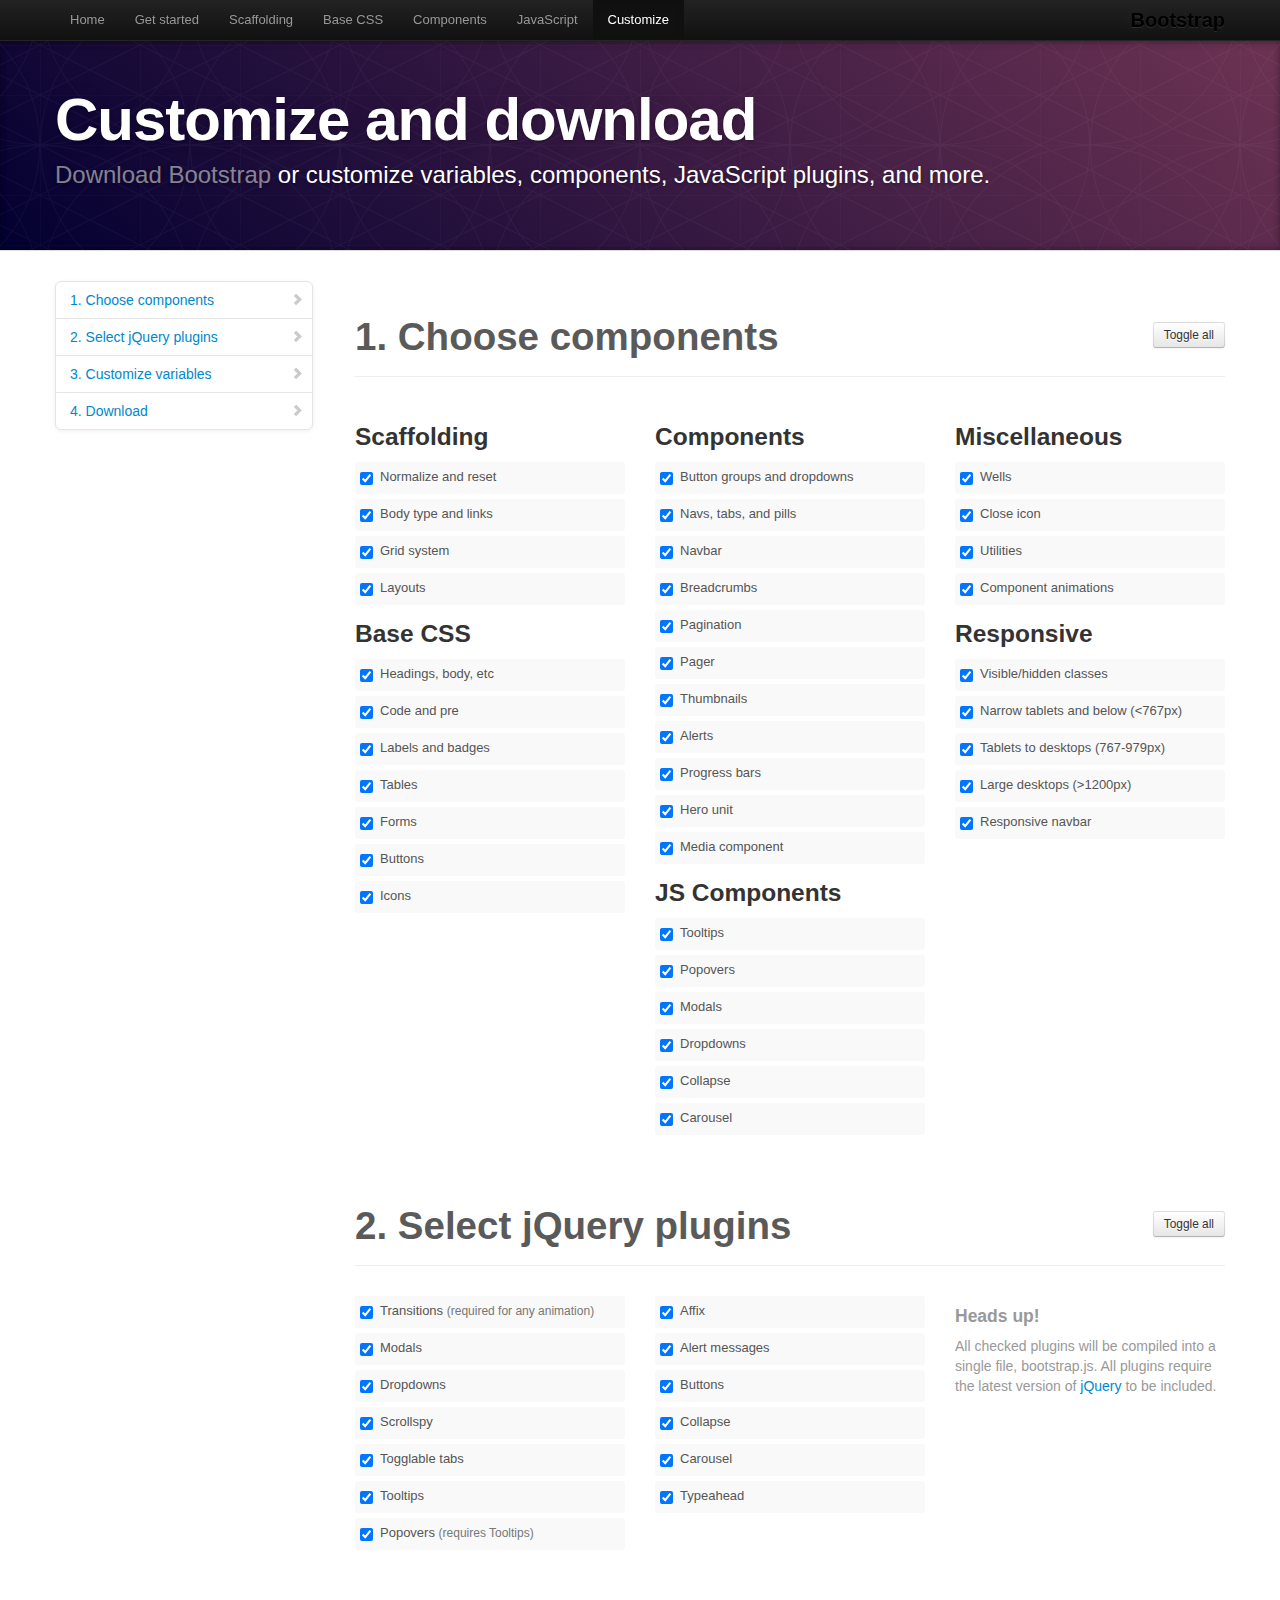
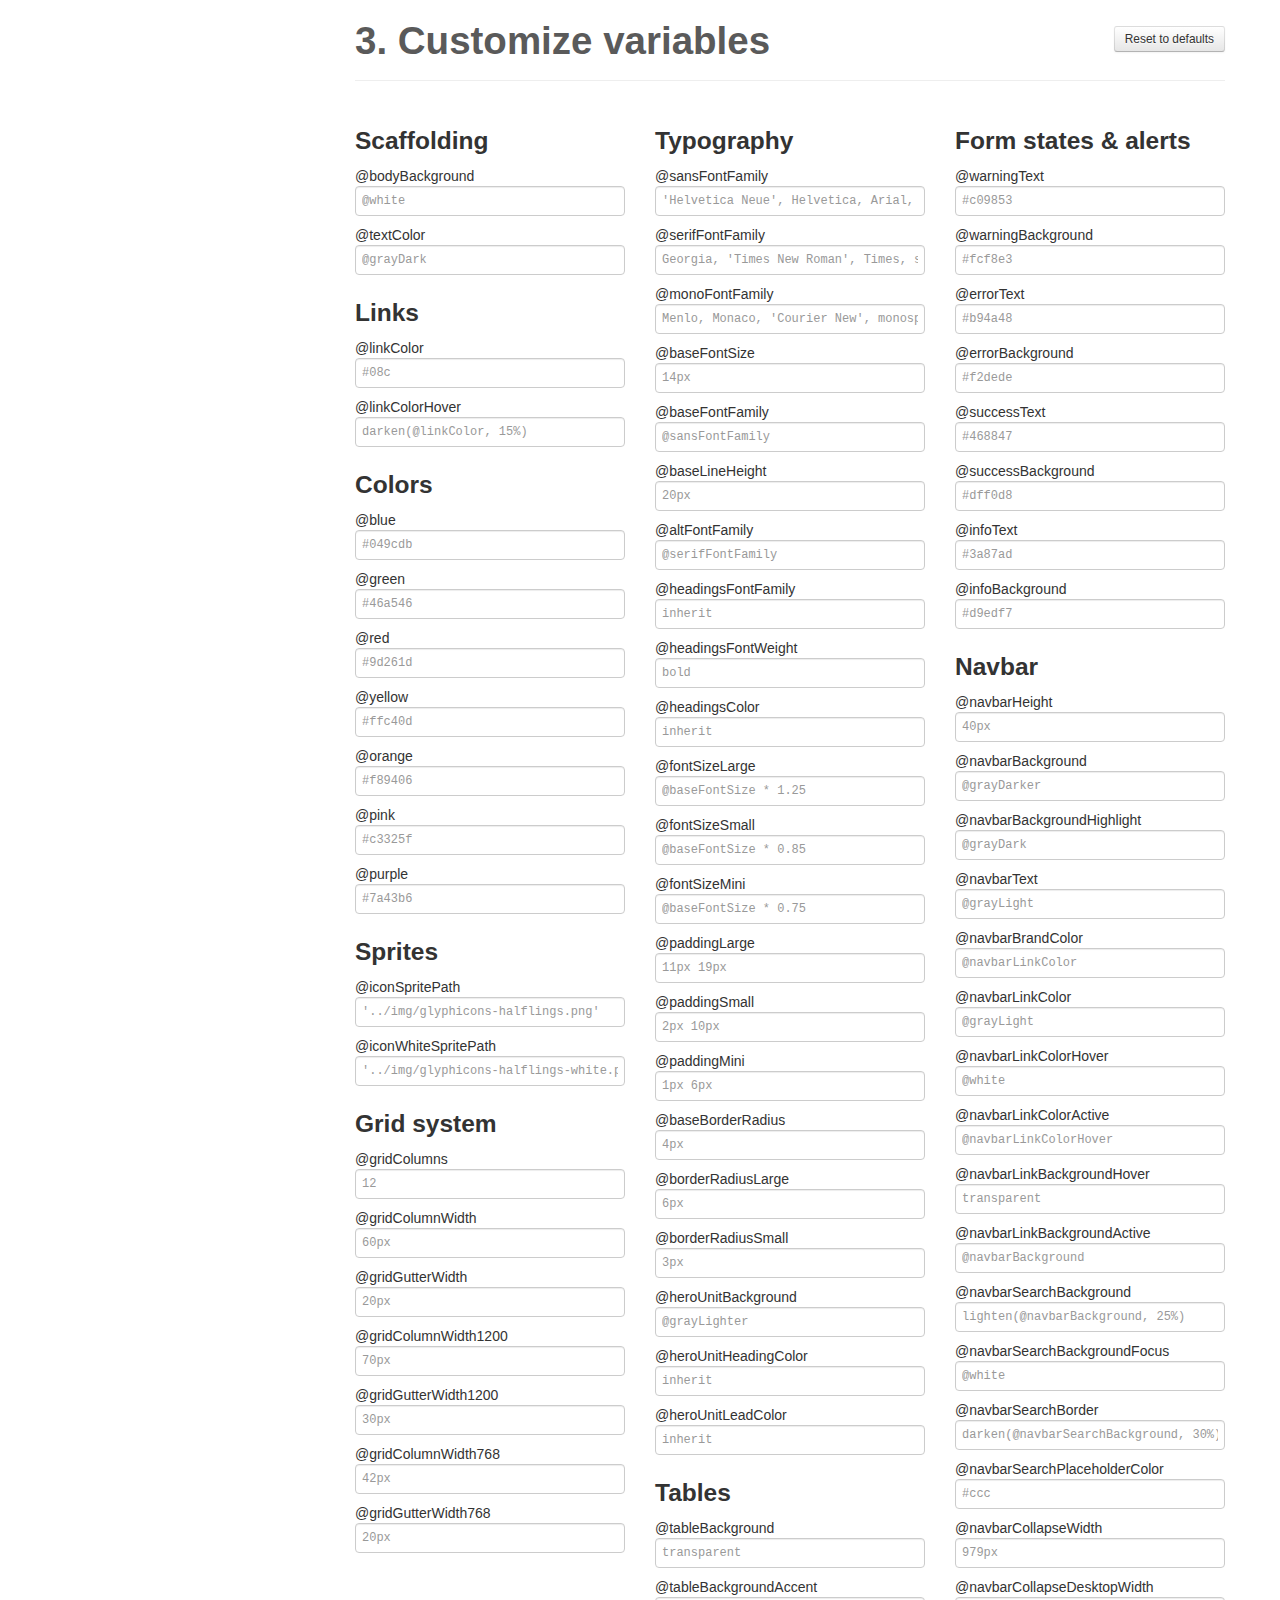
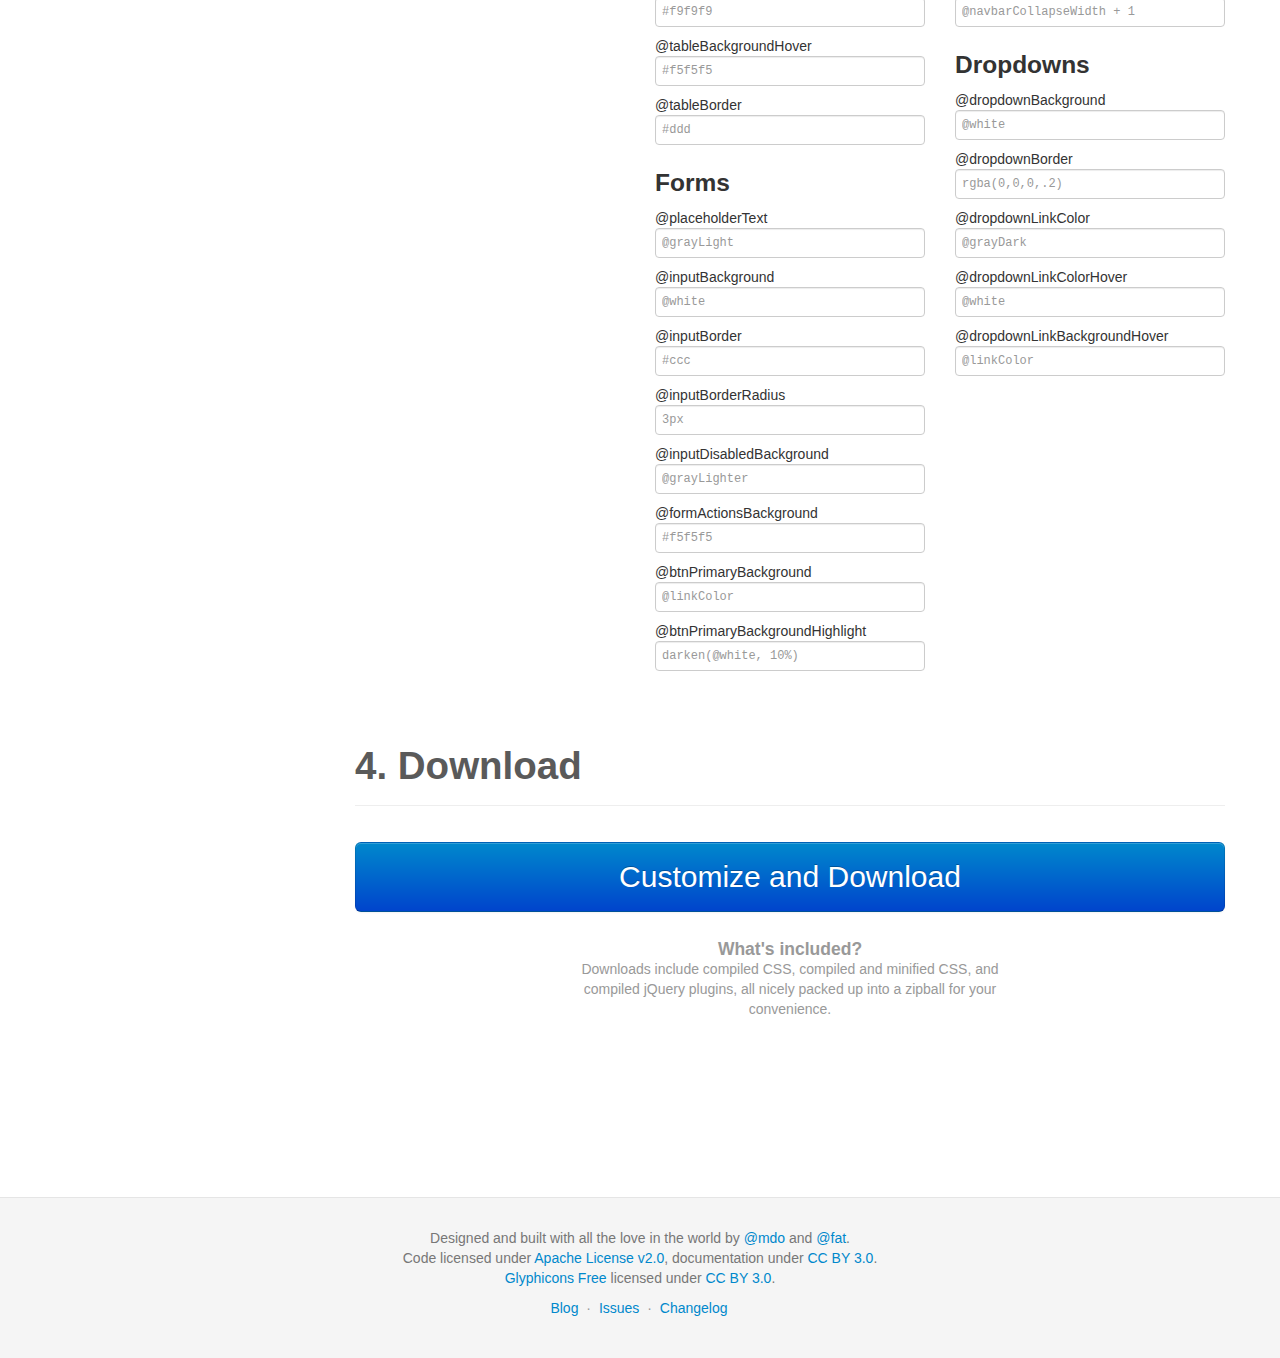
<file: bootstrap/docs/customize.html>
<!DOCTYPE html>
<html lang="en">
  <head>
    <meta charset="utf-8">
    <title>Customize · Bootstrap</title>
    <meta name="viewport" content="width=device-width, initial-scale=1.0">
    <meta name="description" content="">
    <meta name="author" content="">

    <!-- Le styles -->
    <link href="assets/css/bootstrap.css" rel="stylesheet">
    <link href="assets/css/bootstrap-responsive.css" rel="stylesheet">
    <link href="assets/css/docs.css" rel="stylesheet">
    <link href="assets/js/google-code-prettify/prettify.css" rel="stylesheet">

    <!-- Le HTML5 shim, for IE6-8 support of HTML5 elements -->
    <!--[if lt IE 9]>
      <script src="assets/js/html5shiv.js"></script>
    <![endif]-->

    <!-- Le fav and touch icons -->
    <link rel="apple-touch-icon-precomposed" sizes="144x144" href="assets/ico/apple-touch-icon-144-precomposed.png">
    <link rel="apple-touch-icon-precomposed" sizes="114x114" href="assets/ico/apple-touch-icon-114-precomposed.png">
      <link rel="apple-touch-icon-precomposed" sizes="72x72" href="assets/ico/apple-touch-icon-72-precomposed.png">
                    <link rel="apple-touch-icon-precomposed" href="assets/ico/apple-touch-icon-57-precomposed.png">
                                   <link rel="shortcut icon" href="assets/ico/favicon.png">

  </head>

  <body data-spy="scroll" data-target=".bs-docs-sidebar">

    <!-- Navbar
    ================================================== -->
    <div class="navbar navbar-inverse navbar-fixed-top">
      <div class="navbar-inner">
        <div class="container">
          <button type="button" class="btn btn-navbar" data-toggle="collapse" data-target=".nav-collapse">
            <span class="icon-bar"></span>
            <span class="icon-bar"></span>
            <span class="icon-bar"></span>
          </button>
          <a class="brand" href="./index.html">Bootstrap</a>
          <div class="nav-collapse collapse">
            <ul class="nav">
              <li class="">
                <a href="./index.html">Home</a>
              </li>
              <li class="">
                <a href="./getting-started.html">Get started</a>
              </li>
              <li class="">
                <a href="./scaffolding.html">Scaffolding</a>
              </li>
              <li class="">
                <a href="./base-css.html">Base CSS</a>
              </li>
              <li class="">
                <a href="./components.html">Components</a>
              </li>
              <li class="">
                <a href="./javascript.html">JavaScript</a>
              </li>
              <li class="active">
                <a href="./customize.html">Customize</a>
              </li>
            </ul>
          </div>
        </div>
      </div>
    </div>

<!-- Masthead
================================================== -->
<header class="jumbotron subhead" id="overview">
  <div class="container">
    <h1>Customize and download</h1>
    <p class="lead"><a href="https://github.com/twitter/bootstrap/zipball/master">Download Bootstrap</a> or customize variables, components, JavaScript plugins, and more.</p>
  </div>
</header>


  <div class="container">

    <!-- Docs nav
    ================================================== -->
    <div class="row">
      <div class="span3 bs-docs-sidebar">
        <ul class="nav nav-list bs-docs-sidenav">
          <li><a href="#components"><i class="icon-chevron-right"></i> 1. Choose components</a></li>
          <li><a href="#plugins"><i class="icon-chevron-right"></i> 2. Select jQuery plugins</a></li>
          <li><a href="#variables"><i class="icon-chevron-right"></i> 3. Customize variables</a></li>
          <li><a href="#download"><i class="icon-chevron-right"></i> 4. Download</a></li>
        </ul>
      </div>
      <div class="span9">


        <!-- Customize form
        ================================================== -->
        <form>
          <section class="download" id="components">
            <div class="page-header">
              <a class="btn btn-small pull-right toggle-all" href="#">Toggle all</a>
              <h1>
                1. Choose components
              </h1>
            </div>
            <div class="row download-builder">
              <div class="span3">
                <h3>Scaffolding</h3>
                <label class="checkbox"><input checked="checked" type="checkbox" value="reset.less"> Normalize and reset</label>
                <label class="checkbox"><input checked="checked" type="checkbox" value="scaffolding.less"> Body type and links</label>
                <label class="checkbox"><input checked="checked" type="checkbox" value="grid.less"> Grid system</label>
                <label class="checkbox"><input checked="checked" type="checkbox" value="layouts.less"> Layouts</label>
                <h3>Base CSS</h3>
                <label class="checkbox"><input checked="checked" type="checkbox" value="type.less"> Headings, body, etc</label>
                <label class="checkbox"><input checked="checked" type="checkbox" value="code.less"> Code and pre</label>
                <label class="checkbox"><input checked="checked" type="checkbox" value="labels-badges.less"> Labels and badges</label>
                <label class="checkbox"><input checked="checked" type="checkbox" value="tables.less"> Tables</label>
                <label class="checkbox"><input checked="checked" type="checkbox" value="forms.less"> Forms</label>
                <label class="checkbox"><input checked="checked" type="checkbox" value="buttons.less"> Buttons</label>
                <label class="checkbox"><input checked="checked" type="checkbox" value="sprites.less"> Icons</label>
              </div><!-- /span -->
              <div class="span3">
                <h3>Components</h3>
                <label class="checkbox"><input checked="checked" type="checkbox" value="button-groups.less"> Button groups and dropdowns</label>
                <label class="checkbox"><input checked="checked" type="checkbox" value="navs.less"> Navs, tabs, and pills</label>
                <label class="checkbox"><input checked="checked" type="checkbox" value="navbar.less"> Navbar</label>
                <label class="checkbox"><input checked="checked" type="checkbox" value="breadcrumbs.less"> Breadcrumbs</label>
                <label class="checkbox"><input checked="checked" type="checkbox" value="pagination.less"> Pagination</label>
                <label class="checkbox"><input checked="checked" type="checkbox" value="pager.less"> Pager</label>
                <label class="checkbox"><input checked="checked" type="checkbox" value="thumbnails.less"> Thumbnails</label>
                <label class="checkbox"><input checked="checked" type="checkbox" value="alerts.less"> Alerts</label>
                <label class="checkbox"><input checked="checked" type="checkbox" value="progress-bars.less"> Progress bars</label>
                <label class="checkbox"><input checked="checked" type="checkbox" value="hero-unit.less"> Hero unit</label>
                <label class="checkbox"><input checked="checked" type="checkbox" value="media.less"> Media component</label>
                <h3>JS Components</h3>
                <label class="checkbox"><input checked="checked" type="checkbox" value="tooltip.less"> Tooltips</label>
                <label class="checkbox"><input checked="checked" type="checkbox" value="popovers.less"> Popovers</label>
                <label class="checkbox"><input checked="checked" type="checkbox" value="modals.less"> Modals</label>
                <label class="checkbox"><input checked="checked" type="checkbox" value="dropdowns.less"> Dropdowns</label>
                <label class="checkbox"><input checked="checked" type="checkbox" value="accordion.less"> Collapse</label>
                <label class="checkbox"><input checked="checked" type="checkbox" value="carousel.less"> Carousel</label>
              </div><!-- /span -->
              <div class="span3">
                <h3>Miscellaneous</h3>
                <label class="checkbox"><input checked="checked" type="checkbox" value="wells.less"> Wells</label>
                <label class="checkbox"><input checked="checked" type="checkbox" value="close.less"> Close icon</label>
                <label class="checkbox"><input checked="checked" type="checkbox" value="utilities.less"> Utilities</label>
                <label class="checkbox"><input checked="checked" type="checkbox" value="component-animations.less"> Component animations</label>
                <h3>Responsive</h3>
                <label class="checkbox"><input checked="checked" type="checkbox" value="responsive-utilities.less"> Visible/hidden classes</label>
                <label class="checkbox"><input checked="checked" type="checkbox" value="responsive-767px-max.less"> Narrow tablets and below (<767px)</label>
                <label class="checkbox"><input checked="checked" type="checkbox" value="responsive-768px-979px.less"> Tablets to desktops (767-979px)</label>
                <label class="checkbox"><input checked="checked" type="checkbox" value="responsive-1200px-min.less"> Large desktops (>1200px)</label>
                <label class="checkbox"><input checked="checked" type="checkbox" value="responsive-navbar.less"> Responsive navbar</label>
              </div><!-- /span -->
            </div><!-- /row -->
          </section>

          <section class="download" id="plugins">
            <div class="page-header">
              <a class="btn btn-small pull-right toggle-all" href="#">Toggle all</a>
              <h1>
                2. Select jQuery plugins
              </h1>
            </div>
            <div class="row download-builder">
              <div class="span3">
                <label class="checkbox">
                  <input type="checkbox" checked="true" value="bootstrap-transition.js">
                  Transitions <small>(required for any animation)</small>
                </label>
                <label class="checkbox">
                  <input type="checkbox" checked="true" value="bootstrap-modal.js">
                  Modals
                </label>
                <label class="checkbox">
                  <input type="checkbox" checked="true" value="bootstrap-dropdown.js">
                  Dropdowns
                </label>
                <label class="checkbox">
                  <input type="checkbox" checked="true" value="bootstrap-scrollspy.js">
                  Scrollspy
                </label>
                <label class="checkbox">
                  <input type="checkbox" checked="true" value="bootstrap-tab.js">
                  Togglable tabs
                </label>
                <label class="checkbox">
                  <input type="checkbox" checked="true" value="bootstrap-tooltip.js">
                  Tooltips
                </label>
                <label class="checkbox">
                  <input type="checkbox" checked="true" value="bootstrap-popover.js">
                  Popovers <small>(requires Tooltips)</small>
                </label>
              </div><!-- /span -->
              <div class="span3">
                <label class="checkbox">
                  <input type="checkbox" checked="true" value="bootstrap-affix.js">
                  Affix
                </label>
                <label class="checkbox">
                  <input type="checkbox" checked="true" value="bootstrap-alert.js">
                  Alert messages
                </label>
                <label class="checkbox">
                  <input type="checkbox" checked="true" value="bootstrap-button.js">
                  Buttons
                </label>
                <label class="checkbox">
                  <input type="checkbox" checked="true" value="bootstrap-collapse.js">
                  Collapse
                </label>
                <label class="checkbox">
                  <input type="checkbox" checked="true" value="bootstrap-carousel.js">
                  Carousel
                </label>
                <label class="checkbox">
                  <input type="checkbox" checked="true" value="bootstrap-typeahead.js">
                  Typeahead
                </label>
              </div><!-- /span -->
              <div class="span3">
                <h4 class="muted">Heads up!</h4>
                <p class="muted">All checked plugins will be compiled into a single file, bootstrap.js. All plugins require the latest version of <a href="http://jquery.com/" target="_blank">jQuery</a> to be included.</p>
              </div><!-- /span -->
            </div><!-- /row -->
          </section>


          <section class="download" id="variables">
            <div class="page-header">
              <a class="btn btn-small pull-right toggle-all" href="#">Reset to defaults</a>
              <h1>
                3. Customize variables
              </h1>
            </div>
            <div class="row download-builder">
              <div class="span3">
                <h3>Scaffolding</h3>
                <label>@bodyBackground</label>
                <input type="text" class="span3" placeholder="@white">
                <label>@textColor</label>
                <input type="text" class="span3" placeholder="@grayDark">

                <h3>Links</h3>
                <label>@linkColor</label>
                <input type="text" class="span3" placeholder="#08c">
                <label>@linkColorHover</label>
                <input type="text" class="span3" placeholder="darken(@linkColor, 15%)">
                <h3>Colors</h3>
                <label>@blue</label>
                <input type="text" class="span3" placeholder="#049cdb">
                <label>@green</label>
                <input type="text" class="span3" placeholder="#46a546">
                <label>@red</label>
                <input type="text" class="span3" placeholder="#9d261d">
                <label>@yellow</label>
                <input type="text" class="span3" placeholder="#ffc40d">
                <label>@orange</label>
                <input type="text" class="span3" placeholder="#f89406">
                <label>@pink</label>
                <input type="text" class="span3" placeholder="#c3325f">
                <label>@purple</label>
                <input type="text" class="span3" placeholder="#7a43b6">

                <h3>Sprites</h3>
                <label>@iconSpritePath</label>
                <input type="text" class="span3" placeholder="'../img/glyphicons-halflings.png'">
                <label>@iconWhiteSpritePath</label>
                <input type="text" class="span3" placeholder="'../img/glyphicons-halflings-white.png'">

                <h3>Grid system</h3>
                <label>@gridColumns</label>
                <input type="text" class="span3" placeholder="12">
                <label>@gridColumnWidth</label>
                <input type="text" class="span3" placeholder="60px">
                <label>@gridGutterWidth</label>
                <input type="text" class="span3" placeholder="20px">
                <label>@gridColumnWidth1200</label>
                <input type="text" class="span3" placeholder="70px">
                <label>@gridGutterWidth1200</label>
                <input type="text" class="span3" placeholder="30px">
                <label>@gridColumnWidth768</label>
                <input type="text" class="span3" placeholder="42px">
                <label>@gridGutterWidth768</label>
                <input type="text" class="span3" placeholder="20px">

              </div><!-- /span -->
              <div class="span3">

                <h3>Typography</h3>
                <label>@sansFontFamily</label>
                <input type="text" class="span3" placeholder="'Helvetica Neue', Helvetica, Arial, sans-serif">
                <label>@serifFontFamily</label>
                <input type="text" class="span3" placeholder="Georgia, 'Times New Roman', Times, serif">
                <label>@monoFontFamily</label>
                <input type="text" class="span3" placeholder="Menlo, Monaco, 'Courier New', monospace">

                <label>@baseFontSize</label>
                <input type="text" class="span3" placeholder="14px">
                <label>@baseFontFamily</label>
                <input type="text" class="span3" placeholder="@sansFontFamily">
                <label>@baseLineHeight</label>
                <input type="text" class="span3" placeholder="20px">

                <label>@altFontFamily</label>
                <input type="text" class="span3" placeholder="@serifFontFamily">
                <label>@headingsFontFamily</label>
                <input type="text" class="span3" placeholder="inherit">
                <label>@headingsFontWeight</label>
                <input type="text" class="span3" placeholder="bold">
                <label>@headingsColor</label>
                <input type="text" class="span3" placeholder="inherit">

                <label>@fontSizeLarge</label>
                <input type="text" class="span3" placeholder="@baseFontSize * 1.25">
                <label>@fontSizeSmall</label>
                <input type="text" class="span3" placeholder="@baseFontSize * 0.85">
                <label>@fontSizeMini</label>
                <input type="text" class="span3" placeholder="@baseFontSize * 0.75">

                <label>@paddingLarge</label>
                <input type="text" class="span3" placeholder="11px 19px">
                <label>@paddingSmall</label>
                <input type="text" class="span3" placeholder="2px 10px">
                <label>@paddingMini</label>
                <input type="text" class="span3" placeholder="1px 6px">

                <label>@baseBorderRadius</label>
                <input type="text" class="span3" placeholder="4px">
                <label>@borderRadiusLarge</label>
                <input type="text" class="span3" placeholder="6px">
                <label>@borderRadiusSmall</label>
                <input type="text" class="span3" placeholder="3px">

                <label>@heroUnitBackground</label>
                <input type="text" class="span3" placeholder="@grayLighter">
                <label>@heroUnitHeadingColor</label>
                <input type="text" class="span3" placeholder="inherit">
                <label>@heroUnitLeadColor</label>
                <input type="text" class="span3" placeholder="inherit">

                <h3>Tables</h3>
                <label>@tableBackground</label>
                <input type="text" class="span3" placeholder="transparent">
                <label>@tableBackgroundAccent</label>
                <input type="text" class="span3" placeholder="#f9f9f9">
                <label>@tableBackgroundHover</label>
                <input type="text" class="span3" placeholder="#f5f5f5">
                <label>@tableBorder</label>
                <input type="text" class="span3" placeholder="#ddd">

                <h3>Forms</h3>
                <label>@placeholderText</label>
                <input type="text" class="span3" placeholder="@grayLight">
                <label>@inputBackground</label>
                <input type="text" class="span3" placeholder="@white">
                <label>@inputBorder</label>
                <input type="text" class="span3" placeholder="#ccc">
                <label>@inputBorderRadius</label>
                <input type="text" class="span3" placeholder="3px">
                <label>@inputDisabledBackground</label>
                <input type="text" class="span3" placeholder="@grayLighter">
                <label>@formActionsBackground</label>
                <input type="text" class="span3" placeholder="#f5f5f5">
                <label>@btnPrimaryBackground</label>
                <input type="text" class="span3" placeholder="@linkColor">
                <label>@btnPrimaryBackgroundHighlight</label>
                <input type="text" class="span3" placeholder="darken(@white, 10%)">

              </div><!-- /span -->
              <div class="span3">

                <h3>Form states &amp; alerts</h3>
                <label>@warningText</label>
                <input type="text" class="span3" placeholder="#c09853">
                <label>@warningBackground</label>
                <input type="text" class="span3" placeholder="#fcf8e3">
                <label>@errorText</label>
                <input type="text" class="span3" placeholder="#b94a48">
                <label>@errorBackground</label>
                <input type="text" class="span3" placeholder="#f2dede">
                <label>@successText</label>
                <input type="text" class="span3" placeholder="#468847">
                <label>@successBackground</label>
                <input type="text" class="span3" placeholder="#dff0d8">
                <label>@infoText</label>
                <input type="text" class="span3" placeholder="#3a87ad">
                <label>@infoBackground</label>
                <input type="text" class="span3" placeholder="#d9edf7">

                <h3>Navbar</h3>
                <label>@navbarHeight</label>
                <input type="text" class="span3" placeholder="40px">
                <label>@navbarBackground</label>
                <input type="text" class="span3" placeholder="@grayDarker">
                <label>@navbarBackgroundHighlight</label>
                <input type="text" class="span3" placeholder="@grayDark">
                <label>@navbarText</label>
                <input type="text" class="span3" placeholder="@grayLight">
                <label>@navbarBrandColor</label>
                <input type="text" class="span3" placeholder="@navbarLinkColor">
                <label>@navbarLinkColor</label>
                <input type="text" class="span3" placeholder="@grayLight">
                <label>@navbarLinkColorHover</label>
                <input type="text" class="span3" placeholder="@white">
                <label>@navbarLinkColorActive</label>
                <input type="text" class="span3" placeholder="@navbarLinkColorHover">
                <label>@navbarLinkBackgroundHover</label>
                <input type="text" class="span3" placeholder="transparent">
                <label>@navbarLinkBackgroundActive</label>
                <input type="text" class="span3" placeholder="@navbarBackground">
                <label>@navbarSearchBackground</label>
                <input type="text" class="span3" placeholder="lighten(@navbarBackground, 25%)">
                <label>@navbarSearchBackgroundFocus</label>
                <input type="text" class="span3" placeholder="@white">
                <label>@navbarSearchBorder</label>
                <input type="text" class="span3" placeholder="darken(@navbarSearchBackground, 30%)">
                <label>@navbarSearchPlaceholderColor</label>
                <input type="text" class="span3" placeholder="#ccc">

                <label>@navbarCollapseWidth</label>
                <input type="text" class="span3" placeholder="979px">
                <label>@navbarCollapseDesktopWidth</label>
                <input type="text" class="span3" placeholder="@navbarCollapseWidth + 1">

                <h3>Dropdowns</h3>
                <label>@dropdownBackground</label>
                <input type="text" class="span3" placeholder="@white">
                <label>@dropdownBorder</label>
                <input type="text" class="span3" placeholder="rgba(0,0,0,.2)">
                <label>@dropdownLinkColor</label>
                <input type="text" class="span3" placeholder="@grayDark">
                <label>@dropdownLinkColorHover</label>
                <input type="text" class="span3" placeholder="@white">
                <label>@dropdownLinkBackgroundHover</label>
                <input type="text" class="span3" placeholder="@linkColor">
              </div><!-- /span -->
            </div><!-- /row -->
          </section>

          <section class="download" id="download">
            <div class="page-header">
              <h1>
                4. Download
              </h1>
            </div>
            <div class="download-btn">
              <a class="btn btn-primary" href="#" >Customize and Download</a>
              <h4>What's included?</h4>
              <p>Downloads include compiled CSS, compiled and minified CSS, and compiled jQuery plugins, all nicely packed up into a zipball for your convenience.</p>
            </div>
          </section><!-- /download -->
        </form>



      </div>
    </div>

  </div>



    <!-- Footer
    ================================================== -->
    <footer class="footer">
      <div class="container">
        <p>Designed and built with all the love in the world by <a href="http://twitter.com/mdo" target="_blank">@mdo</a> and <a href="http://twitter.com/fat" target="_blank">@fat</a>.</p>
        <p>Code licensed under <a href="http://www.apache.org/licenses/LICENSE-2.0" target="_blank">Apache License v2.0</a>, documentation under <a href="http://creativecommons.org/licenses/by/3.0/">CC BY 3.0</a>.</p>
        <p><a href="http://glyphicons.com">Glyphicons Free</a> licensed under <a href="http://creativecommons.org/licenses/by/3.0/">CC BY 3.0</a>.</p>
        <ul class="footer-links">
          <li><a href="http://blog.getbootstrap.com">Blog</a></li>
          <li class="muted">&middot;</li>
          <li><a href="https://github.com/twitter/bootstrap/issues?state=open">Issues</a></li>
          <li class="muted">&middot;</li>
          <li><a href="https://github.com/twitter/bootstrap/blob/master/CHANGELOG.md">Changelog</a></li>
        </ul>
      </div>
    </footer>



    <!-- Le javascript
    ================================================== -->
    <!-- Placed at the end of the document so the pages load faster -->
    <script type="text/javascript" src="http://platform.twitter.com/widgets.js"></script>
    <script src="assets/js/jquery.js"></script>
    <script src="assets/js/bootstrap-transition.js"></script>
    <script src="assets/js/bootstrap-alert.js"></script>
    <script src="assets/js/bootstrap-modal.js"></script>
    <script src="assets/js/bootstrap-dropdown.js"></script>
    <script src="assets/js/bootstrap-scrollspy.js"></script>
    <script src="assets/js/bootstrap-tab.js"></script>
    <script src="assets/js/bootstrap-tooltip.js"></script>
    <script src="assets/js/bootstrap-popover.js"></script>
    <script src="assets/js/bootstrap-button.js"></script>
    <script src="assets/js/bootstrap-collapse.js"></script>
    <script src="assets/js/bootstrap-carousel.js"></script>
    <script src="assets/js/bootstrap-typeahead.js"></script>
    <script src="assets/js/bootstrap-affix.js"></script>

    <script src="assets/js/holder/holder.js"></script>
    <script src="assets/js/google-code-prettify/prettify.js"></script>

    <script src="assets/js/application.js"></script>



  </body>
</html>
</file>
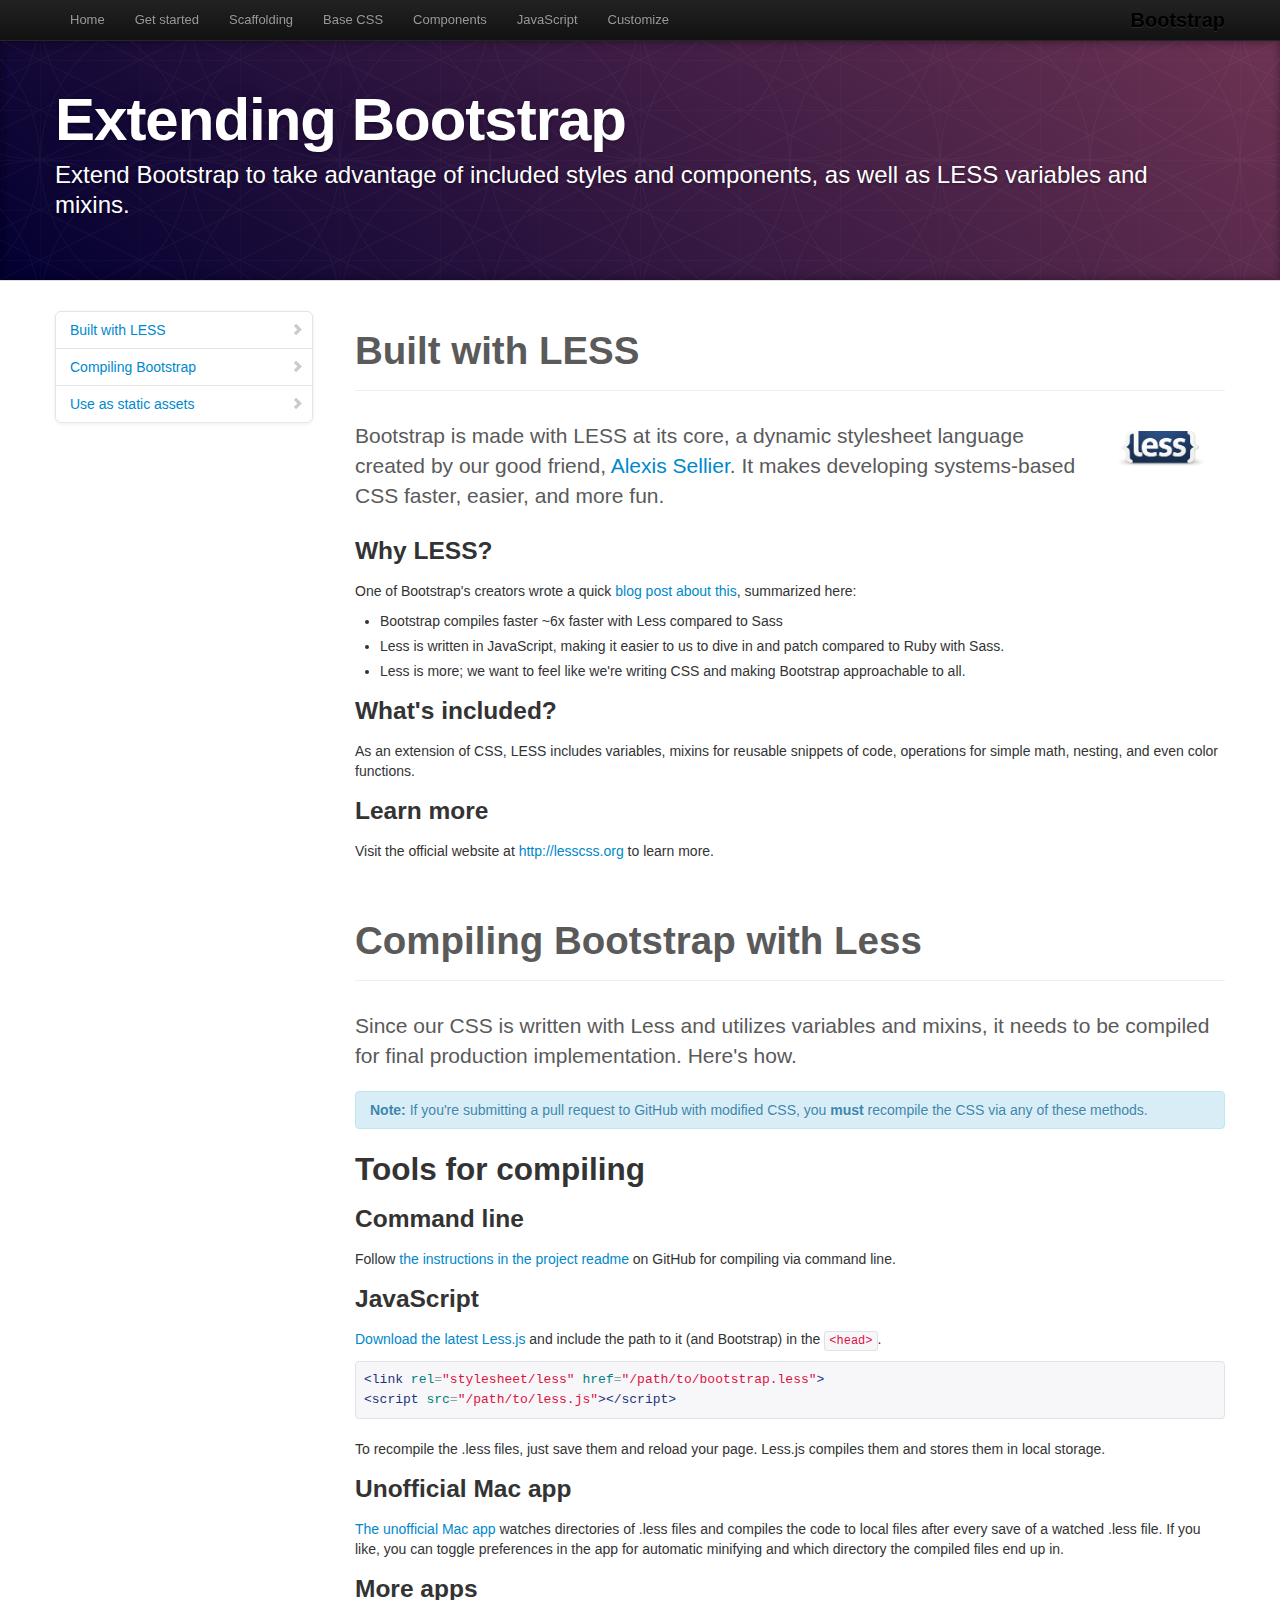
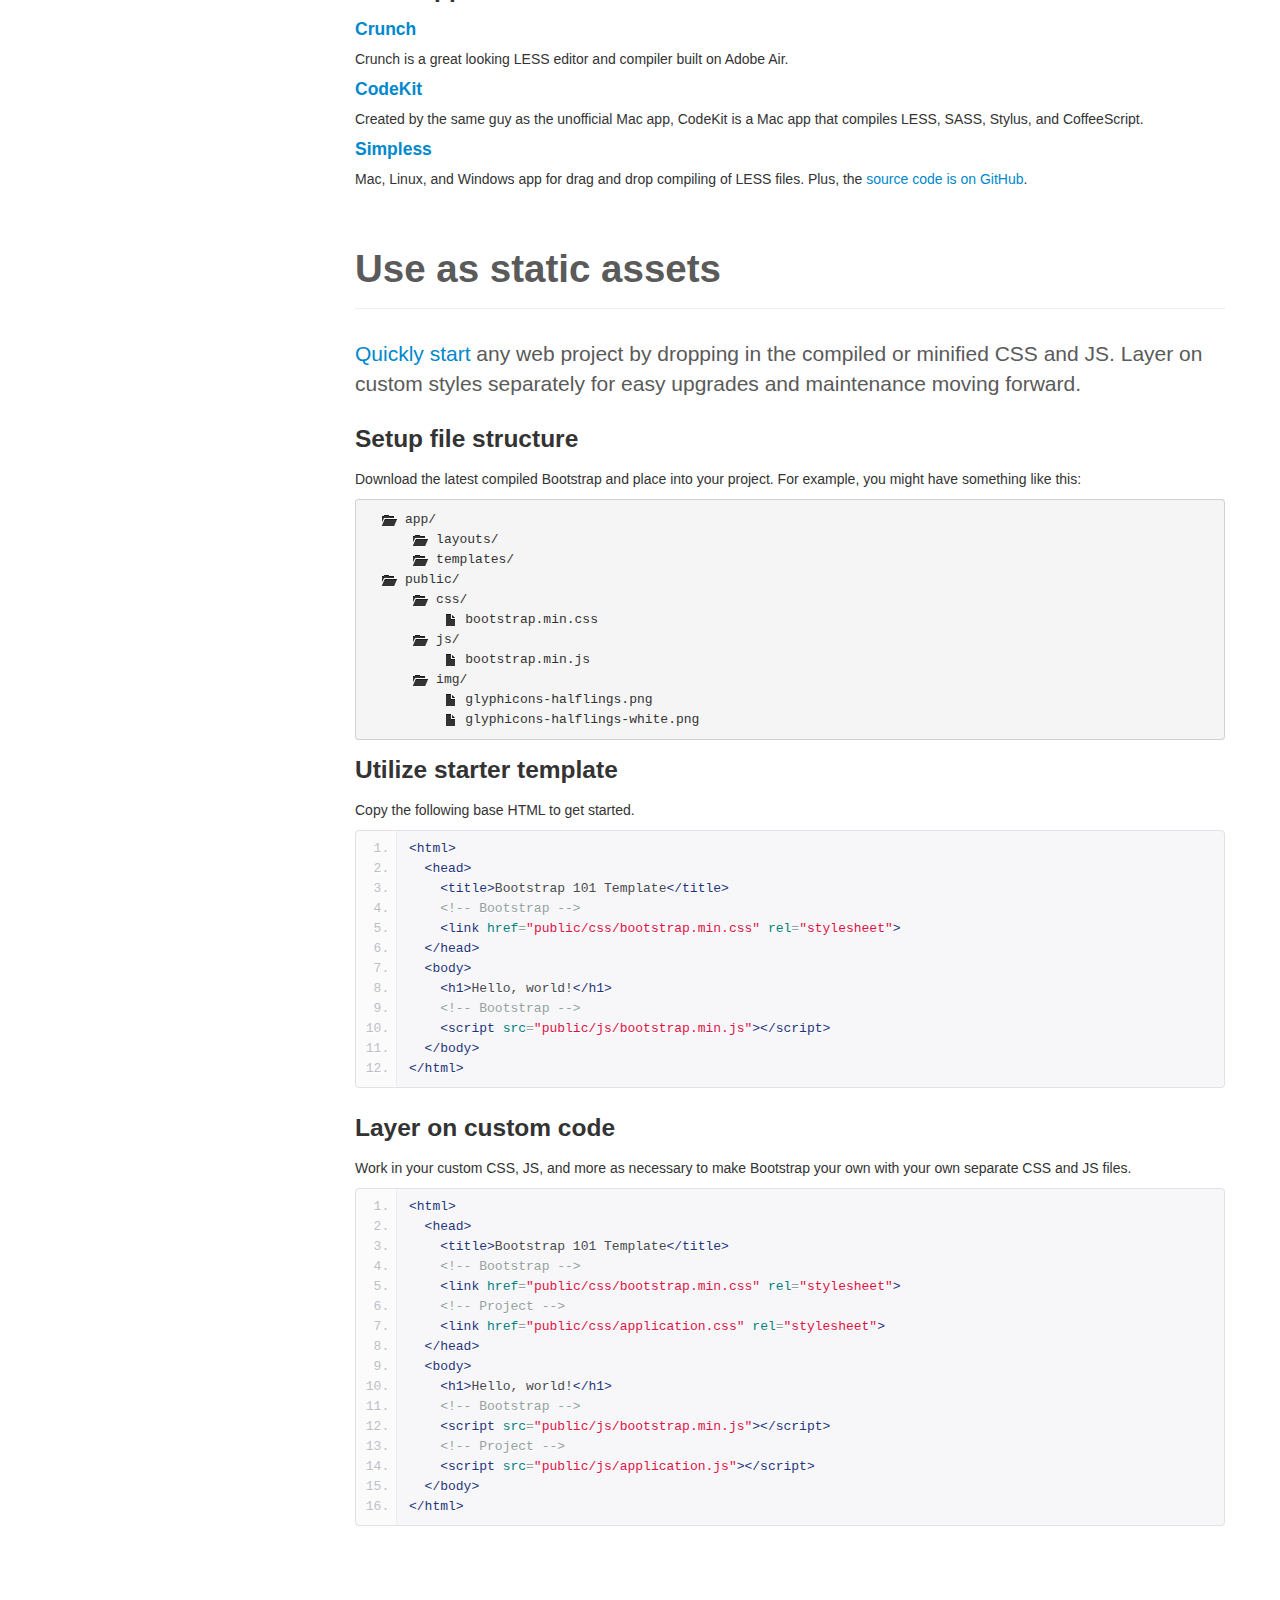
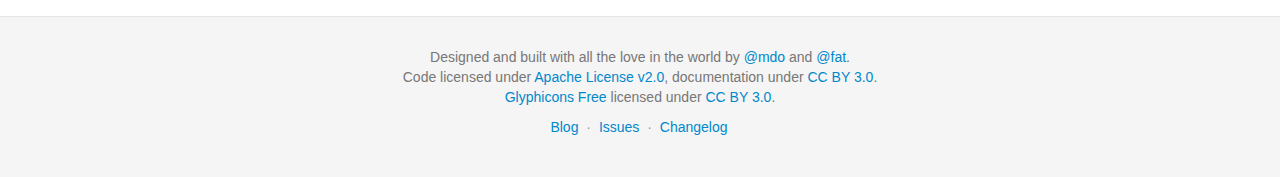
<file: bootstrap/docs/extend.html>
<!DOCTYPE html>
<html lang="en">
  <head>
    <meta charset="utf-8">
    <title>Extend · Bootstrap</title>
    <meta name="viewport" content="width=device-width, initial-scale=1.0">
    <meta name="description" content="">
    <meta name="author" content="">

    <!-- Le styles -->
    <link href="assets/css/bootstrap.css" rel="stylesheet">
    <link href="assets/css/bootstrap-responsive.css" rel="stylesheet">
    <link href="assets/css/docs.css" rel="stylesheet">
    <link href="assets/js/google-code-prettify/prettify.css" rel="stylesheet">

    <!-- Le HTML5 shim, for IE6-8 support of HTML5 elements -->
    <!--[if lt IE 9]>
      <script src="assets/js/html5shiv.js"></script>
    <![endif]-->

    <!-- Le fav and touch icons -->
    <link rel="apple-touch-icon-precomposed" sizes="144x144" href="assets/ico/apple-touch-icon-144-precomposed.png">
    <link rel="apple-touch-icon-precomposed" sizes="114x114" href="assets/ico/apple-touch-icon-114-precomposed.png">
      <link rel="apple-touch-icon-precomposed" sizes="72x72" href="assets/ico/apple-touch-icon-72-precomposed.png">
                    <link rel="apple-touch-icon-precomposed" href="assets/ico/apple-touch-icon-57-precomposed.png">
                                   <link rel="shortcut icon" href="assets/ico/favicon.png">

  </head>

  <body data-spy="scroll" data-target=".bs-docs-sidebar">

    <!-- Navbar
    ================================================== -->
    <div class="navbar navbar-inverse navbar-fixed-top">
      <div class="navbar-inner">
        <div class="container">
          <button type="button" class="btn btn-navbar" data-toggle="collapse" data-target=".nav-collapse">
            <span class="icon-bar"></span>
            <span class="icon-bar"></span>
            <span class="icon-bar"></span>
          </button>
          <a class="brand" href="./index.html">Bootstrap</a>
          <div class="nav-collapse collapse">
            <ul class="nav">
              <li class="">
                <a href="./index.html">Home</a>
              </li>
              <li class="">
                <a href="./getting-started.html">Get started</a>
              </li>
              <li class="">
                <a href="./scaffolding.html">Scaffolding</a>
              </li>
              <li class="">
                <a href="./base-css.html">Base CSS</a>
              </li>
              <li class="">
                <a href="./components.html">Components</a>
              </li>
              <li class="">
                <a href="./javascript.html">JavaScript</a>
              </li>
              <li class="">
                <a href="./customize.html">Customize</a>
              </li>
            </ul>
          </div>
        </div>
      </div>
    </div>

<!-- Subhead
================================================== -->
<header class="jumbotron subhead" id="overview">
  <div class="container">
    <h1>Extending Bootstrap</h1>
    <p class="lead">Extend Bootstrap to take advantage of included styles and components, as well as LESS variables and mixins.</p>
  <div>
</header>

  <div class="container">

    <!-- Docs nav
    ================================================== -->
    <div class="row">
      <div class="span3 bs-docs-sidebar">
        <ul class="nav nav-list bs-docs-sidenav">
          <li><a href="#built-with-less"><i class="icon-chevron-right"></i> Built with LESS</a></li>
          <li><a href="#compiling"><i class="icon-chevron-right"></i> Compiling Bootstrap</a></li>
          <li><a href="#static-assets"><i class="icon-chevron-right"></i> Use as static assets</a></li>
        </ul>
      </div>
      <div class="span9">



        <!-- BUILT WITH LESS
        ================================================== -->
        <section id="built-with-less">
          <div class="page-header">
            <h1>Built with LESS</h1>
          </div>

          <img style="float: right; height: 36px; margin: 10px 20px 20px" src="assets/img/less-logo-large.png" alt="LESS CSS">
          <p class="lead">Bootstrap is made with LESS at its core, a dynamic stylesheet language created by our good friend, <a href="http://cloudhead.io">Alexis Sellier</a>. It makes developing systems-based CSS faster, easier, and more fun.</p>

          <h3>Why LESS?</h3>
          <p>One of Bootstrap's creators wrote a quick <a href="http://www.wordsbyf.at/2012/03/08/why-less/">blog post about this</a>, summarized here:</p>
          <ul>
            <li>Bootstrap compiles faster ~6x faster with Less compared to Sass</li>
            <li>Less is written in JavaScript, making it easier to us to dive in and patch compared to Ruby with Sass.</li>
            <li>Less is more; we want to feel like we're writing CSS and making Bootstrap approachable to all.</li>
          </ul>

          <h3>What's included?</h3>
          <p>As an extension of CSS, LESS includes variables, mixins for reusable snippets of code, operations for simple math, nesting, and even color functions.</p>

          <h3>Learn more</h3>
          <p>Visit the official website at <a href="http://lesscss.org">http://lesscss.org</a> to learn more.</p>
        </section>



        <!-- COMPILING LESS AND BOOTSTRAP
        ================================================== -->
        <section id="compiling">
          <div class="page-header">
            <h1>Compiling Bootstrap with Less</h1>
          </div>

          <p class="lead">Since our CSS is written with Less and utilizes variables and mixins, it needs to be compiled for final production implementation. Here's how.</p>

          <div class="alert alert-info">
            <strong>Note:</strong> If you're submitting a pull request to GitHub with modified CSS, you <strong>must</strong> recompile the CSS via any of these methods.
          </div>

          <h2>Tools for compiling</h2>

          <h3>Command line</h3>
          <p>Follow <a href="https://github.com/twitter/bootstrap#developers">the instructions in the project readme</a> on GitHub for compiling via command line.</p>

          <h3>JavaScript</h3>
          <p><a href="http://lesscss.org/">Download the latest Less.js</a> and include the path to it (and Bootstrap) in the <code>&lt;head&gt;</code>.</p>
<pre class="prettyprint">
&lt;link rel="stylesheet/less" href="/path/to/bootstrap.less"&gt;
&lt;script src="/path/to/less.js"&gt;&lt;/script&gt;
</pre>
          <p>To recompile the .less files, just save them and reload your page. Less.js compiles them and stores them in local storage.</p>

          <h3>Unofficial Mac app</h3>
          <p><a href="http://incident57.com/less/">The unofficial Mac app</a> watches directories of .less files and compiles the code to local files after every save of a watched .less file. If you like, you can toggle preferences in the app for automatic minifying and which directory the compiled files end up in.</p>

          <h3>More apps</h3>
          <h4><a href="http://crunchapp.net/" target="_blank">Crunch</a></h4>
          <p>Crunch is a great looking LESS editor and compiler built on Adobe Air.</p>
          <h4><a href="http://incident57.com/codekit/" target="_blank">CodeKit</a></h4>
          <p>Created by the same guy as the unofficial Mac app, CodeKit is a Mac app that compiles LESS, SASS, Stylus, and CoffeeScript.</p>
          <h4><a href="http://wearekiss.com/simpless" target="_blank">Simpless</a></h4>
          <p>Mac, Linux, and Windows app for drag and drop compiling of LESS files. Plus, the <a href="https://github.com/Paratron/SimpLESS" target="_blank">source code is on GitHub</a>.</p>

        </section>



        <!-- Static assets
        ================================================== -->
        <section id="static-assets">
          <div class="page-header">
            <h1>Use as static assets</h1>
          </div>
          <p class="lead"><a href="./getting-started.html">Quickly start</a> any web project by dropping in the compiled or minified CSS and JS. Layer on custom styles separately for easy upgrades and maintenance moving forward.</p>

          <h3>Setup file structure</h3>
          <p>Download the latest compiled Bootstrap and place into your project. For example, you might have something like this:</p>
<pre>
  <span class="icon-folder-open"></span> app/
      <span class="icon-folder-open"></span> layouts/
      <span class="icon-folder-open"></span> templates/
  <span class="icon-folder-open"></span> public/
      <span class="icon-folder-open"></span> css/
          <span class="icon-file"></span> bootstrap.min.css
      <span class="icon-folder-open"></span> js/
          <span class="icon-file"></span> bootstrap.min.js
      <span class="icon-folder-open"></span> img/
          <span class="icon-file"></span> glyphicons-halflings.png
          <span class="icon-file"></span> glyphicons-halflings-white.png
</pre>

          <h3>Utilize starter template</h3>
          <p>Copy the following base HTML to get started.</p>
<pre class="prettyprint linenums">
&lt;html&gt;
  &lt;head&gt;
    &lt;title&gt;Bootstrap 101 Template&lt;/title&gt;
    &lt;!-- Bootstrap --&gt;
    &lt;link href="public/css/bootstrap.min.css" rel="stylesheet"&gt;
  &lt;/head&gt;
  &lt;body&gt;
    &lt;h1&gt;Hello, world!&lt;/h1&gt;
    &lt;!-- Bootstrap --&gt;
    &lt;script src="public/js/bootstrap.min.js"&gt;&lt;/script&gt;
  &lt;/body&gt;
&lt;/html&gt;
</pre>

          <h3>Layer on custom code</h3>
          <p>Work in your custom CSS, JS, and more as necessary to make Bootstrap your own with your own separate CSS and JS files.</p>
<pre class="prettyprint linenums">
&lt;html&gt;
  &lt;head&gt;
    &lt;title&gt;Bootstrap 101 Template&lt;/title&gt;
    &lt;!-- Bootstrap --&gt;
    &lt;link href="public/css/bootstrap.min.css" rel="stylesheet"&gt;
    &lt;!-- Project --&gt;
    &lt;link href="public/css/application.css" rel="stylesheet"&gt;
  &lt;/head&gt;
  &lt;body&gt;
    &lt;h1&gt;Hello, world!&lt;/h1&gt;
    &lt;!-- Bootstrap --&gt;
    &lt;script src="public/js/bootstrap.min.js"&gt;&lt;/script&gt;
    &lt;!-- Project --&gt;
    &lt;script src="public/js/application.js"&gt;&lt;/script&gt;
  &lt;/body&gt;
&lt;/html&gt;
</pre>

        </section>

      </div>
    </div>

  </div>



    <!-- Footer
    ================================================== -->
    <footer class="footer">
      <div class="container">
        <p>Designed and built with all the love in the world by <a href="http://twitter.com/mdo" target="_blank">@mdo</a> and <a href="http://twitter.com/fat" target="_blank">@fat</a>.</p>
        <p>Code licensed under <a href="http://www.apache.org/licenses/LICENSE-2.0" target="_blank">Apache License v2.0</a>, documentation under <a href="http://creativecommons.org/licenses/by/3.0/">CC BY 3.0</a>.</p>
        <p><a href="http://glyphicons.com">Glyphicons Free</a> licensed under <a href="http://creativecommons.org/licenses/by/3.0/">CC BY 3.0</a>.</p>
        <ul class="footer-links">
          <li><a href="http://blog.getbootstrap.com">Blog</a></li>
          <li class="muted">&middot;</li>
          <li><a href="https://github.com/twitter/bootstrap/issues?state=open">Issues</a></li>
          <li class="muted">&middot;</li>
          <li><a href="https://github.com/twitter/bootstrap/blob/master/CHANGELOG.md">Changelog</a></li>
        </ul>
      </div>
    </footer>



    <!-- Le javascript
    ================================================== -->
    <!-- Placed at the end of the document so the pages load faster -->
    <script type="text/javascript" src="http://platform.twitter.com/widgets.js"></script>
    <script src="assets/js/jquery.js"></script>
    <script src="assets/js/bootstrap-transition.js"></script>
    <script src="assets/js/bootstrap-alert.js"></script>
    <script src="assets/js/bootstrap-modal.js"></script>
    <script src="assets/js/bootstrap-dropdown.js"></script>
    <script src="assets/js/bootstrap-scrollspy.js"></script>
    <script src="assets/js/bootstrap-tab.js"></script>
    <script src="assets/js/bootstrap-tooltip.js"></script>
    <script src="assets/js/bootstrap-popover.js"></script>
    <script src="assets/js/bootstrap-button.js"></script>
    <script src="assets/js/bootstrap-collapse.js"></script>
    <script src="assets/js/bootstrap-carousel.js"></script>
    <script src="assets/js/bootstrap-typeahead.js"></script>
    <script src="assets/js/bootstrap-affix.js"></script>

    <script src="assets/js/holder/holder.js"></script>
    <script src="assets/js/google-code-prettify/prettify.js"></script>

    <script src="assets/js/application.js"></script>



  </body>
</html>
</file>
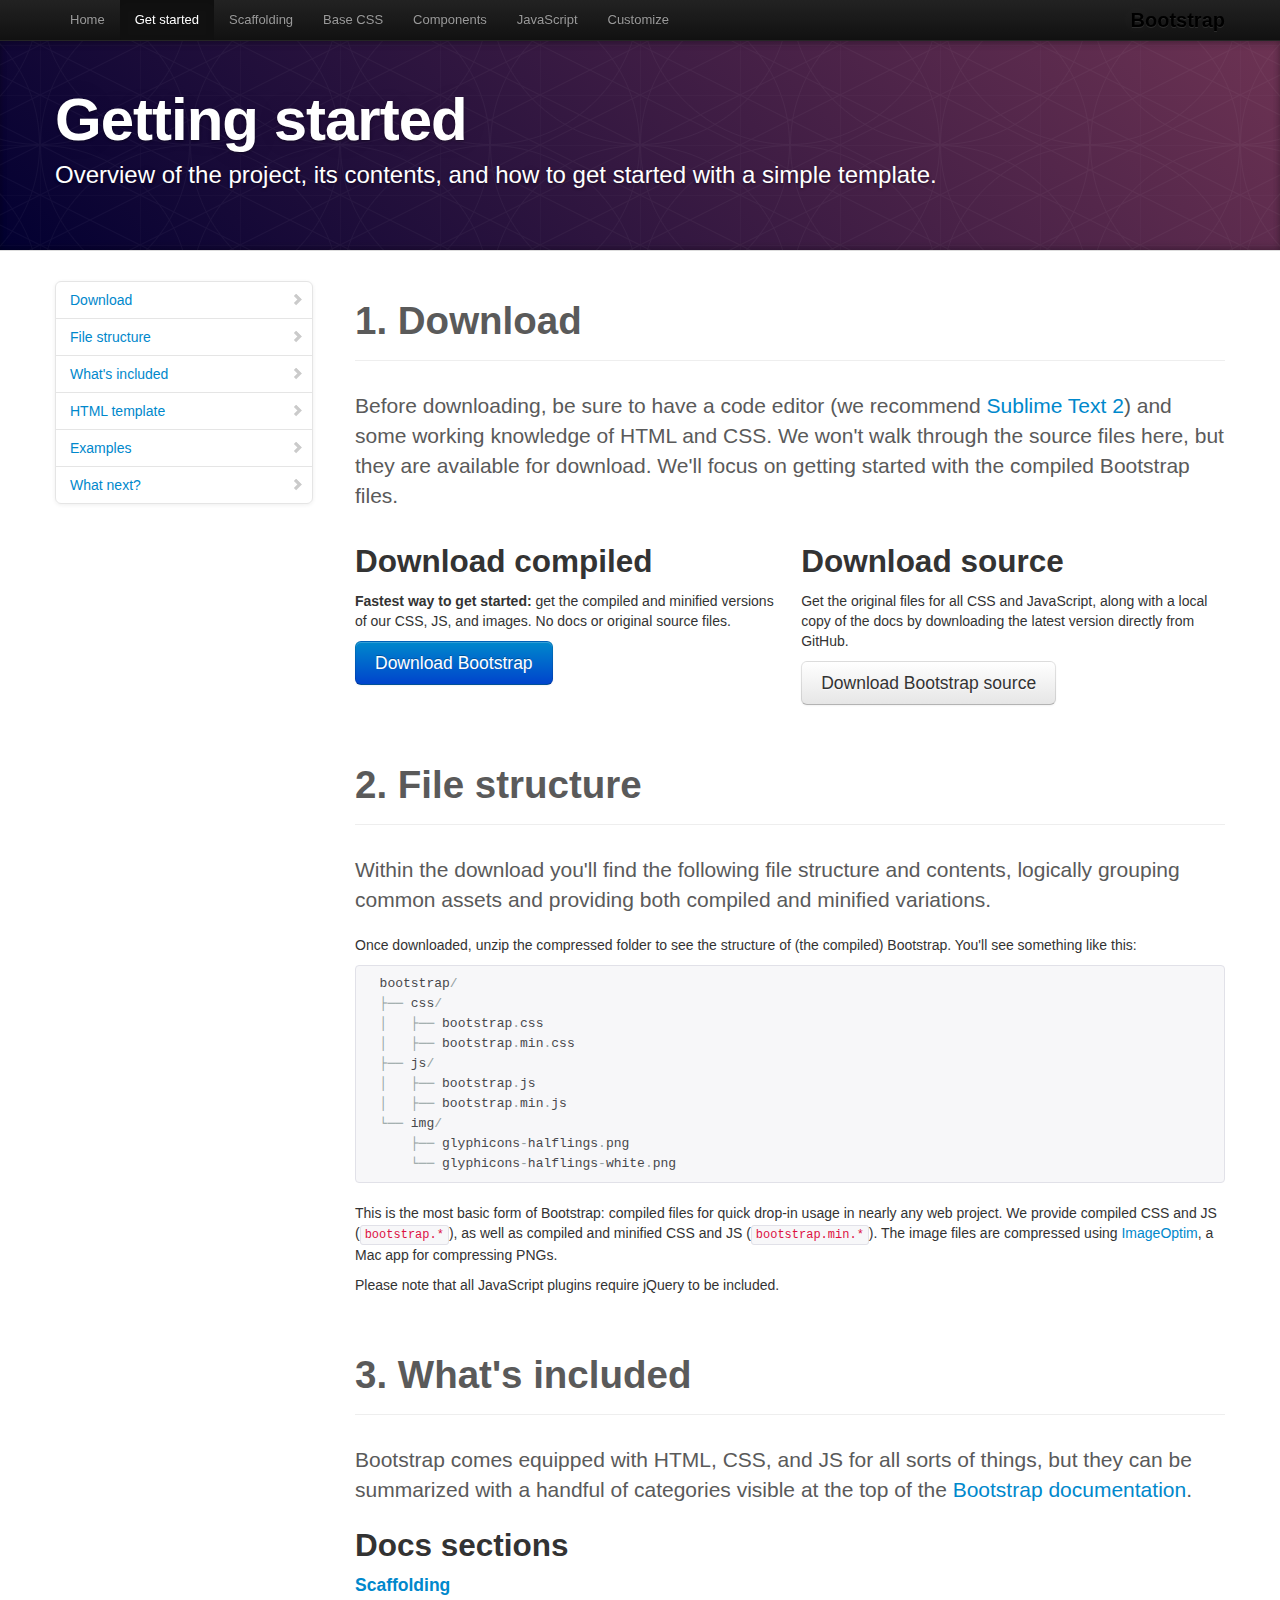
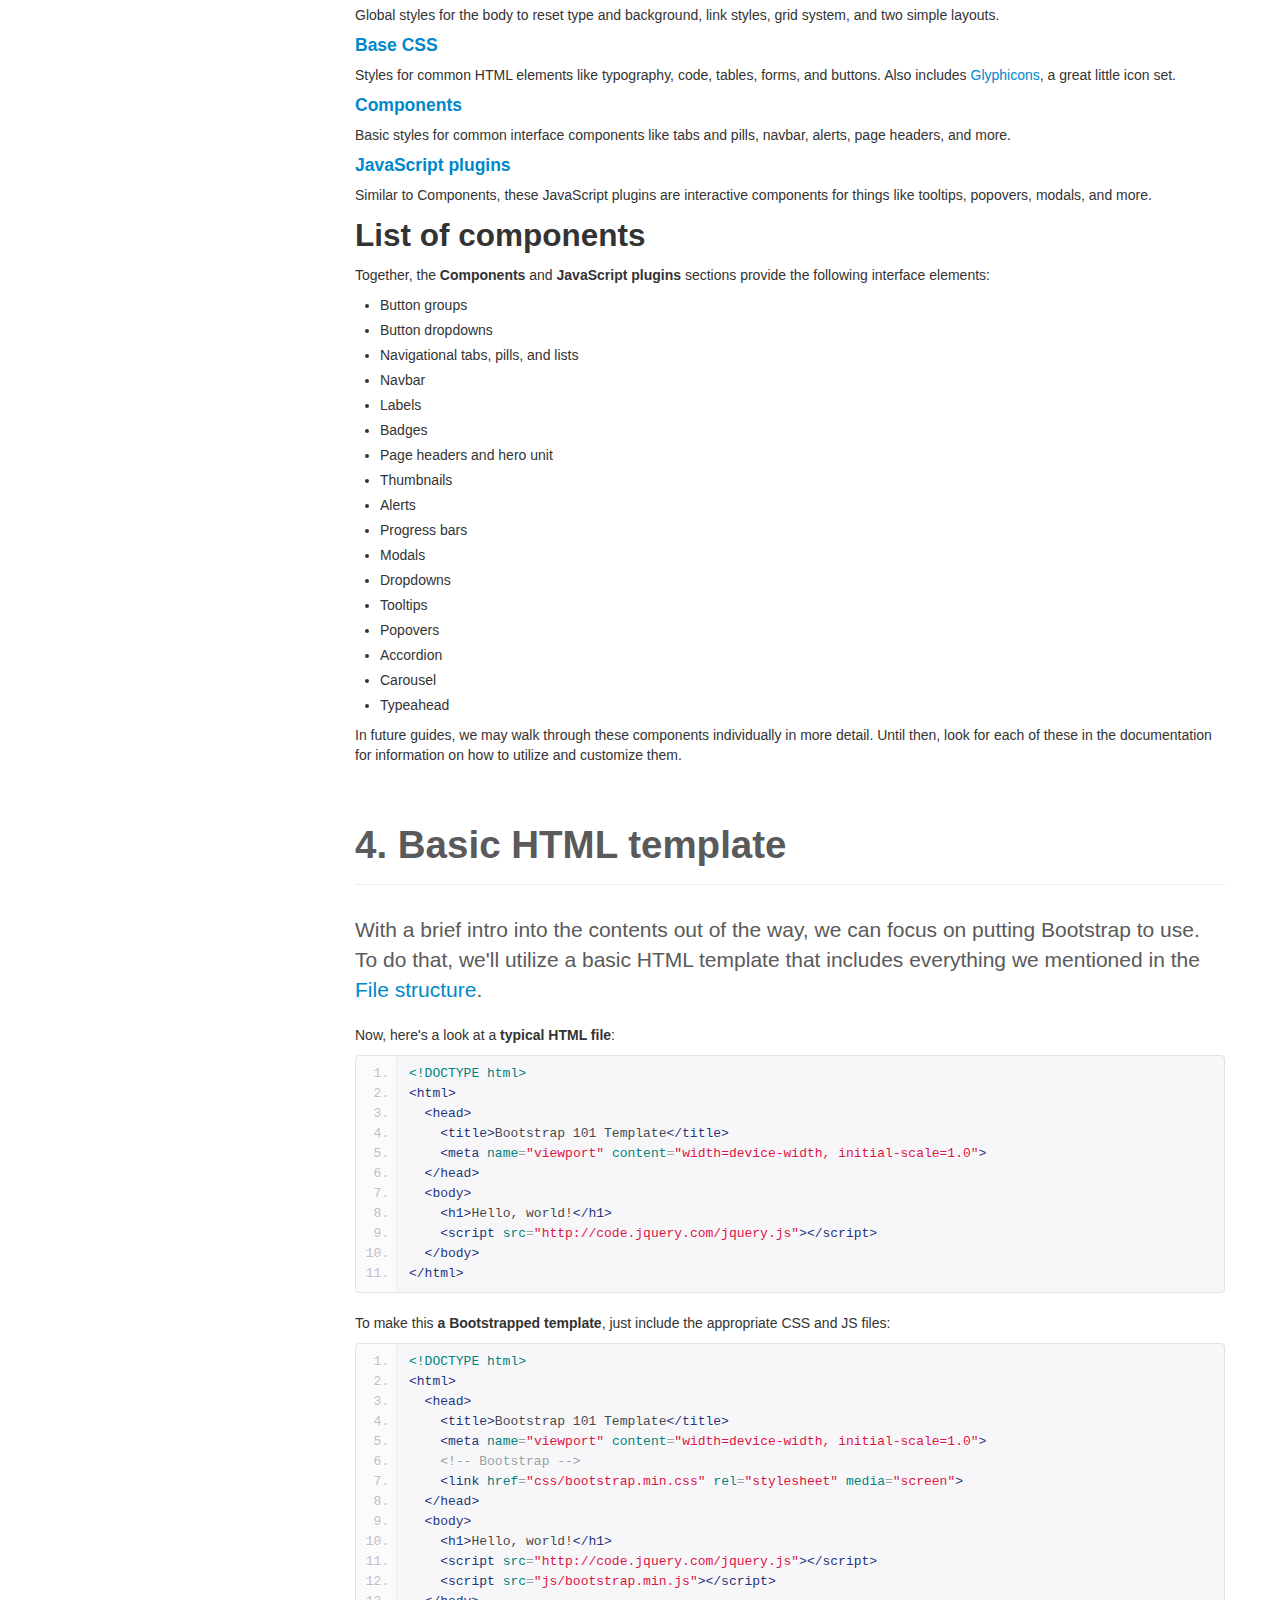
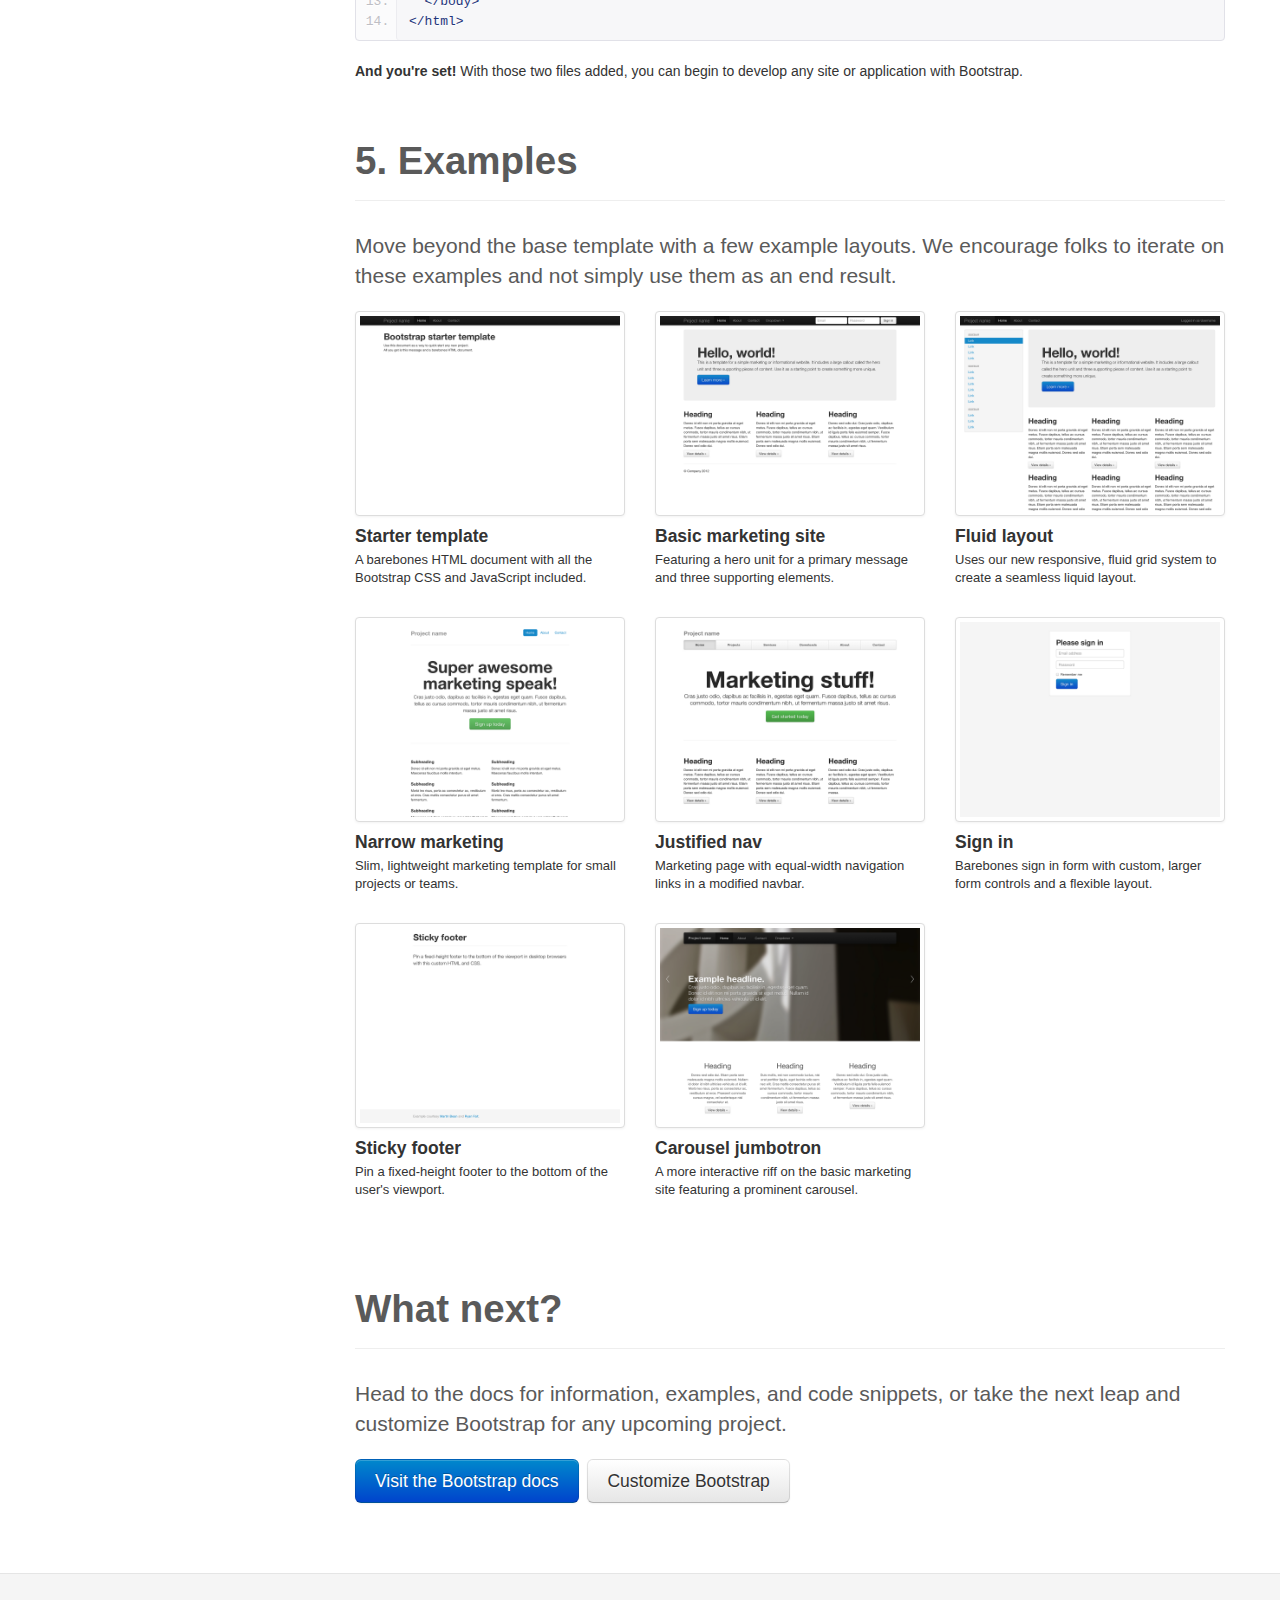
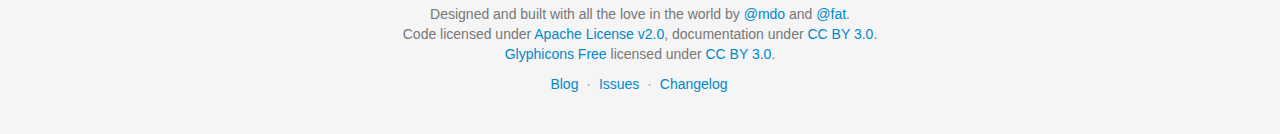
<file: bootstrap/docs/getting-started.html>
<!DOCTYPE html>
<html lang="en">
  <head>
    <meta charset="utf-8">
    <title>Getting · Bootstrap</title>
    <meta name="viewport" content="width=device-width, initial-scale=1.0">
    <meta name="description" content="">
    <meta name="author" content="">

    <!-- Le styles -->
    <link href="assets/css/bootstrap.css" rel="stylesheet">
    <link href="assets/css/bootstrap-responsive.css" rel="stylesheet">
    <link href="assets/css/docs.css" rel="stylesheet">
    <link href="assets/js/google-code-prettify/prettify.css" rel="stylesheet">

    <!-- Le HTML5 shim, for IE6-8 support of HTML5 elements -->
    <!--[if lt IE 9]>
      <script src="assets/js/html5shiv.js"></script>
    <![endif]-->

    <!-- Le fav and touch icons -->
    <link rel="apple-touch-icon-precomposed" sizes="144x144" href="assets/ico/apple-touch-icon-144-precomposed.png">
    <link rel="apple-touch-icon-precomposed" sizes="114x114" href="assets/ico/apple-touch-icon-114-precomposed.png">
      <link rel="apple-touch-icon-precomposed" sizes="72x72" href="assets/ico/apple-touch-icon-72-precomposed.png">
                    <link rel="apple-touch-icon-precomposed" href="assets/ico/apple-touch-icon-57-precomposed.png">
                                   <link rel="shortcut icon" href="assets/ico/favicon.png">

  </head>

  <body data-spy="scroll" data-target=".bs-docs-sidebar">

    <!-- Navbar
    ================================================== -->
    <div class="navbar navbar-inverse navbar-fixed-top">
      <div class="navbar-inner">
        <div class="container">
          <button type="button" class="btn btn-navbar" data-toggle="collapse" data-target=".nav-collapse">
            <span class="icon-bar"></span>
            <span class="icon-bar"></span>
            <span class="icon-bar"></span>
          </button>
          <a class="brand" href="./index.html">Bootstrap</a>
          <div class="nav-collapse collapse">
            <ul class="nav">
              <li class="">
                <a href="./index.html">Home</a>
              </li>
              <li class="active">
                <a href="./getting-started.html">Get started</a>
              </li>
              <li class="">
                <a href="./scaffolding.html">Scaffolding</a>
              </li>
              <li class="">
                <a href="./base-css.html">Base CSS</a>
              </li>
              <li class="">
                <a href="./components.html">Components</a>
              </li>
              <li class="">
                <a href="./javascript.html">JavaScript</a>
              </li>
              <li class="">
                <a href="./customize.html">Customize</a>
              </li>
            </ul>
          </div>
        </div>
      </div>
    </div>

<!-- Subhead
================================================== -->
<header class="jumbotron subhead" id="overview">
  <div class="container">
    <h1>Getting started</h1>
    <p class="lead">Overview of the project, its contents, and how to get started with a simple template.</p>
  </div>
</header>


  <div class="container">

    <!-- Docs nav
    ================================================== -->
    <div class="row">
      <div class="span3 bs-docs-sidebar">
        <ul class="nav nav-list bs-docs-sidenav">
          <li><a href="#download-bootstrap"><i class="icon-chevron-right"></i> Download</a></li>
          <li><a href="#file-structure"><i class="icon-chevron-right"></i> File structure</a></li>
          <li><a href="#contents"><i class="icon-chevron-right"></i> What's included</a></li>
          <li><a href="#html-template"><i class="icon-chevron-right"></i> HTML template</a></li>
          <li><a href="#examples"><i class="icon-chevron-right"></i> Examples</a></li>
          <li><a href="#what-next"><i class="icon-chevron-right"></i> What next?</a></li>
        </ul>
      </div>
      <div class="span9">



        <!-- Download
        ================================================== -->
        <section id="download-bootstrap">
          <div class="page-header">
            <h1>1. Download</h1>
          </div>
          <p class="lead">Before downloading, be sure to have a code editor (we recommend <a href="http://sublimetext.com/2">Sublime Text 2</a>) and some working knowledge of HTML and CSS. We won't walk through the source files here, but they are available for download. We'll focus on getting started with the compiled Bootstrap files.</p>

          <div class="row-fluid">
            <div class="span6">
              <h2>Download compiled</h2>
              <p><strong>Fastest way to get started:</strong> get the compiled and minified versions of our CSS, JS, and images. No docs or original source files.</p>
              <p><a class="btn btn-large btn-primary" href="assets/bootstrap.zip" >Download Bootstrap</a></p>
            </div>
            <div class="span6">
              <h2>Download source</h2>
              <p>Get the original files for all CSS and JavaScript, along with a local copy of the docs by downloading the latest version directly from GitHub.</p>
              <p><a class="btn btn-large" href="https://github.com/twitter/bootstrap/zipball/master" >Download Bootstrap source</a></p>
            </div>
          </div>
        </section>



        <!-- File structure
        ================================================== -->
        <section id="file-structure">
          <div class="page-header">
            <h1>2. File structure</h1>
          </div>
          <p class="lead">Within the download you'll find the following file structure and contents, logically grouping common assets and providing both compiled and minified variations.</p>
          <p>Once downloaded, unzip the compressed folder to see the structure of (the compiled) Bootstrap. You'll see something like this:</p>
<pre class="prettyprint">
  bootstrap/
  ├── css/
  │   ├── bootstrap.css
  │   ├── bootstrap.min.css
  ├── js/
  │   ├── bootstrap.js
  │   ├── bootstrap.min.js
  └── img/
      ├── glyphicons-halflings.png
      └── glyphicons-halflings-white.png
</pre>
          <p>This is the most basic form of Bootstrap: compiled files for quick drop-in usage in nearly any web project. We provide compiled CSS and JS (<code>bootstrap.*</code>), as well as compiled and minified CSS and JS (<code>bootstrap.min.*</code>). The image files are compressed using <a href="http://imageoptim.com/">ImageOptim</a>, a Mac app for compressing PNGs.</p>
          <p>Please note that all JavaScript plugins require jQuery to be included.</p>
        </section>



        <!-- Contents
        ================================================== -->
        <section id="contents">
          <div class="page-header">
            <h1>3. What's included</h1>
          </div>
          <p class="lead">Bootstrap comes equipped with HTML, CSS, and JS for all sorts of things, but they can be summarized with a handful of categories visible at the top of the <a href="http://getbootstrap.com">Bootstrap documentation</a>.</p>

          <h2>Docs sections</h2>
          <h4><a href="http://twitter.github.com/bootstrap/scaffolding.html">Scaffolding</a></h4>
          <p>Global styles for the body to reset type and background, link styles, grid system, and two simple layouts.</p>
          <h4><a href="http://twitter.github.com/bootstrap/base-css.html">Base CSS</a></h4>
          <p>Styles for common HTML elements like typography, code, tables, forms, and buttons. Also includes <a href="http://glyphicons.com">Glyphicons</a>, a great little icon set.</p>
          <h4><a href="http://twitter.github.com/bootstrap/components.html">Components</a></h4>
          <p>Basic styles for common interface components like tabs and pills, navbar, alerts, page headers, and more.</p>
          <h4><a href="http://twitter.github.com/bootstrap/javascript.html">JavaScript plugins</a></h4>
          <p>Similar to Components, these JavaScript plugins are interactive components for things like tooltips, popovers, modals, and more.</p>

          <h2>List of components</h2>
          <p>Together, the <strong>Components</strong> and <strong>JavaScript plugins</strong> sections provide the following interface elements:</p>
          <ul>
            <li>Button groups</li>
            <li>Button dropdowns</li>
            <li>Navigational tabs, pills, and lists</li>
            <li>Navbar</li>
            <li>Labels</li>
            <li>Badges</li>
            <li>Page headers and hero unit</li>
            <li>Thumbnails</li>
            <li>Alerts</li>
            <li>Progress bars</li>
            <li>Modals</li>
            <li>Dropdowns</li>
            <li>Tooltips</li>
            <li>Popovers</li>
            <li>Accordion</li>
            <li>Carousel</li>
            <li>Typeahead</li>
          </ul>
          <p>In future guides, we may walk through these components individually in more detail. Until then, look for each of these in the documentation for information on how to utilize and customize them.</p>
        </section>



        <!-- HTML template
        ================================================== -->
        <section id="html-template">
          <div class="page-header">
            <h1>4. Basic HTML template</h1>
          </div>
          <p class="lead">With a brief intro into the contents out of the way, we can focus on putting Bootstrap to use. To do that, we'll utilize a basic HTML template that includes everything we mentioned in the <a href="./getting-started.html#file-structure">File structure</a>.</p>
          <p>Now, here's a look at a <strong>typical HTML file</strong>:</p>
<pre class="prettyprint linenums">
&lt;!DOCTYPE html&gt;
&lt;html&gt;
  &lt;head&gt;
    &lt;title&gt;Bootstrap 101 Template&lt;/title&gt;
    &lt;meta name="viewport" content="width=device-width, initial-scale=1.0"&gt;
  &lt;/head&gt;
  &lt;body&gt;
    &lt;h1&gt;Hello, world!&lt;/h1&gt;
    &lt;script src="http://code.jquery.com/jquery.js"&gt;&lt;/script&gt;
  &lt;/body&gt;
&lt;/html&gt;
</pre>
          <p>To make this <strong>a Bootstrapped template</strong>, just include the appropriate CSS and JS files:</p>
<pre class="prettyprint linenums">
&lt;!DOCTYPE html&gt;
&lt;html&gt;
  &lt;head&gt;
    &lt;title&gt;Bootstrap 101 Template&lt;/title&gt;
    &lt;meta name="viewport" content="width=device-width, initial-scale=1.0"&gt;
    &lt;!-- Bootstrap --&gt;
    &lt;link href="css/bootstrap.min.css" rel="stylesheet" media="screen"&gt;
  &lt;/head&gt;
  &lt;body&gt;
    &lt;h1&gt;Hello, world!&lt;/h1&gt;
    &lt;script src="http://code.jquery.com/jquery.js"&gt;&lt;/script&gt;
    &lt;script src="js/bootstrap.min.js"&gt;&lt;/script&gt;
  &lt;/body&gt;
&lt;/html&gt;
</pre>
          <p><strong>And you're set!</strong> With those two files added, you can begin to develop any site or application with Bootstrap.</p>
        </section>



        <!-- Examples
        ================================================== -->
        <section id="examples">
          <div class="page-header">
            <h1>5. Examples</h1>
          </div>
          <p class="lead">Move beyond the base template with a few example layouts. We encourage folks to iterate on these examples and not simply use them as an end result.</p>
          <ul class="thumbnails bootstrap-examples">
            <li class="span3">
              <a class="thumbnail" href="examples/starter-template.html">
                <img src="assets/img/examples/bootstrap-example-starter.png" alt="">
              </a>
              <h4>Starter template</h4>
              <p>A barebones HTML document with all the Bootstrap CSS and JavaScript included.</p>
            </li>
            <li class="span3">
              <a class="thumbnail" href="examples/hero.html">
                <img src="assets/img/examples/bootstrap-example-marketing.png" alt="">
              </a>
              <h4>Basic marketing site</h4>
              <p>Featuring a hero unit for a primary message and three supporting elements.</p>
            </li>
            <li class="span3">
              <a class="thumbnail" href="examples/fluid.html">
                <img src="assets/img/examples/bootstrap-example-fluid.png" alt="">
              </a>
              <h4>Fluid layout</h4>
              <p>Uses our new responsive, fluid grid system to create a seamless liquid layout.</p>
            </li>

            <li class="span3">
              <a class="thumbnail" href="examples/marketing-narrow.html">
                <img src="assets/img/examples/bootstrap-example-marketing-narrow.png" alt="">
              </a>
              <h4>Narrow marketing</h4>
              <p>Slim, lightweight marketing template for small projects or teams.</p>
            </li>
            <li class="span3">
              <a class="thumbnail" href="examples/justified-nav.html">
                <img src="assets/img/examples/bootstrap-example-justified-nav.png" alt="">
              </a>
              <h4>Justified nav</h4>
              <p>Marketing page with equal-width navigation links in a modified navbar.</p>
            </li>
            <li class="span3">
              <a class="thumbnail" href="examples/signin.html">
                <img src="assets/img/examples/bootstrap-example-signin.png" alt="">
              </a>
              <h4>Sign in</h4>
              <p>Barebones sign in form with custom, larger form controls and a flexible layout.</p>
            </li>

            <li class="span3">
              <a class="thumbnail" href="examples/sticky-footer.html">
                <img src="assets/img/examples/bootstrap-example-sticky-footer.png" alt="">
              </a>
              <h4>Sticky footer</h4>
              <p>Pin a fixed-height footer to the bottom of the user's viewport.</p>
            </li>
            <li class="span3">
              <a class="thumbnail" href="examples/carousel.html">
                <img src="assets/img/examples/bootstrap-example-carousel.png" alt="">
              </a>
              <h4>Carousel jumbotron</h4>
              <p>A more interactive riff on the basic marketing site featuring a prominent carousel.</p>
            </li>
          </ul>
        </section>




        <!-- Next
        ================================================== -->
        <section id="what-next">
          <div class="page-header">
            <h1>What next?</h1>
          </div>
          <p class="lead">Head to the docs for information, examples, and code snippets, or take the next leap and customize Bootstrap for any upcoming project.</p>
          <a class="btn btn-large btn-primary" href="./scaffolding.html" >Visit the Bootstrap docs</a>
          <a class="btn btn-large" href="./customize.html" style="margin-left: 5px;" >Customize Bootstrap</a>
        </section>




      </div>
    </div>

  </div>



    <!-- Footer
    ================================================== -->
    <footer class="footer">
      <div class="container">
        <p>Designed and built with all the love in the world by <a href="http://twitter.com/mdo" target="_blank">@mdo</a> and <a href="http://twitter.com/fat" target="_blank">@fat</a>.</p>
        <p>Code licensed under <a href="http://www.apache.org/licenses/LICENSE-2.0" target="_blank">Apache License v2.0</a>, documentation under <a href="http://creativecommons.org/licenses/by/3.0/">CC BY 3.0</a>.</p>
        <p><a href="http://glyphicons.com">Glyphicons Free</a> licensed under <a href="http://creativecommons.org/licenses/by/3.0/">CC BY 3.0</a>.</p>
        <ul class="footer-links">
          <li><a href="http://blog.getbootstrap.com">Blog</a></li>
          <li class="muted">&middot;</li>
          <li><a href="https://github.com/twitter/bootstrap/issues?state=open">Issues</a></li>
          <li class="muted">&middot;</li>
          <li><a href="https://github.com/twitter/bootstrap/blob/master/CHANGELOG.md">Changelog</a></li>
        </ul>
      </div>
    </footer>



    <!-- Le javascript
    ================================================== -->
    <!-- Placed at the end of the document so the pages load faster -->
    <script type="text/javascript" src="http://platform.twitter.com/widgets.js"></script>
    <script src="assets/js/jquery.js"></script>
    <script src="assets/js/bootstrap-transition.js"></script>
    <script src="assets/js/bootstrap-alert.js"></script>
    <script src="assets/js/bootstrap-modal.js"></script>
    <script src="assets/js/bootstrap-dropdown.js"></script>
    <script src="assets/js/bootstrap-scrollspy.js"></script>
    <script src="assets/js/bootstrap-tab.js"></script>
    <script src="assets/js/bootstrap-tooltip.js"></script>
    <script src="assets/js/bootstrap-popover.js"></script>
    <script src="assets/js/bootstrap-button.js"></script>
    <script src="assets/js/bootstrap-collapse.js"></script>
    <script src="assets/js/bootstrap-carousel.js"></script>
    <script src="assets/js/bootstrap-typeahead.js"></script>
    <script src="assets/js/bootstrap-affix.js"></script>

    <script src="assets/js/holder/holder.js"></script>
    <script src="assets/js/google-code-prettify/prettify.js"></script>

    <script src="assets/js/application.js"></script>



  </body>
</html>
</file>
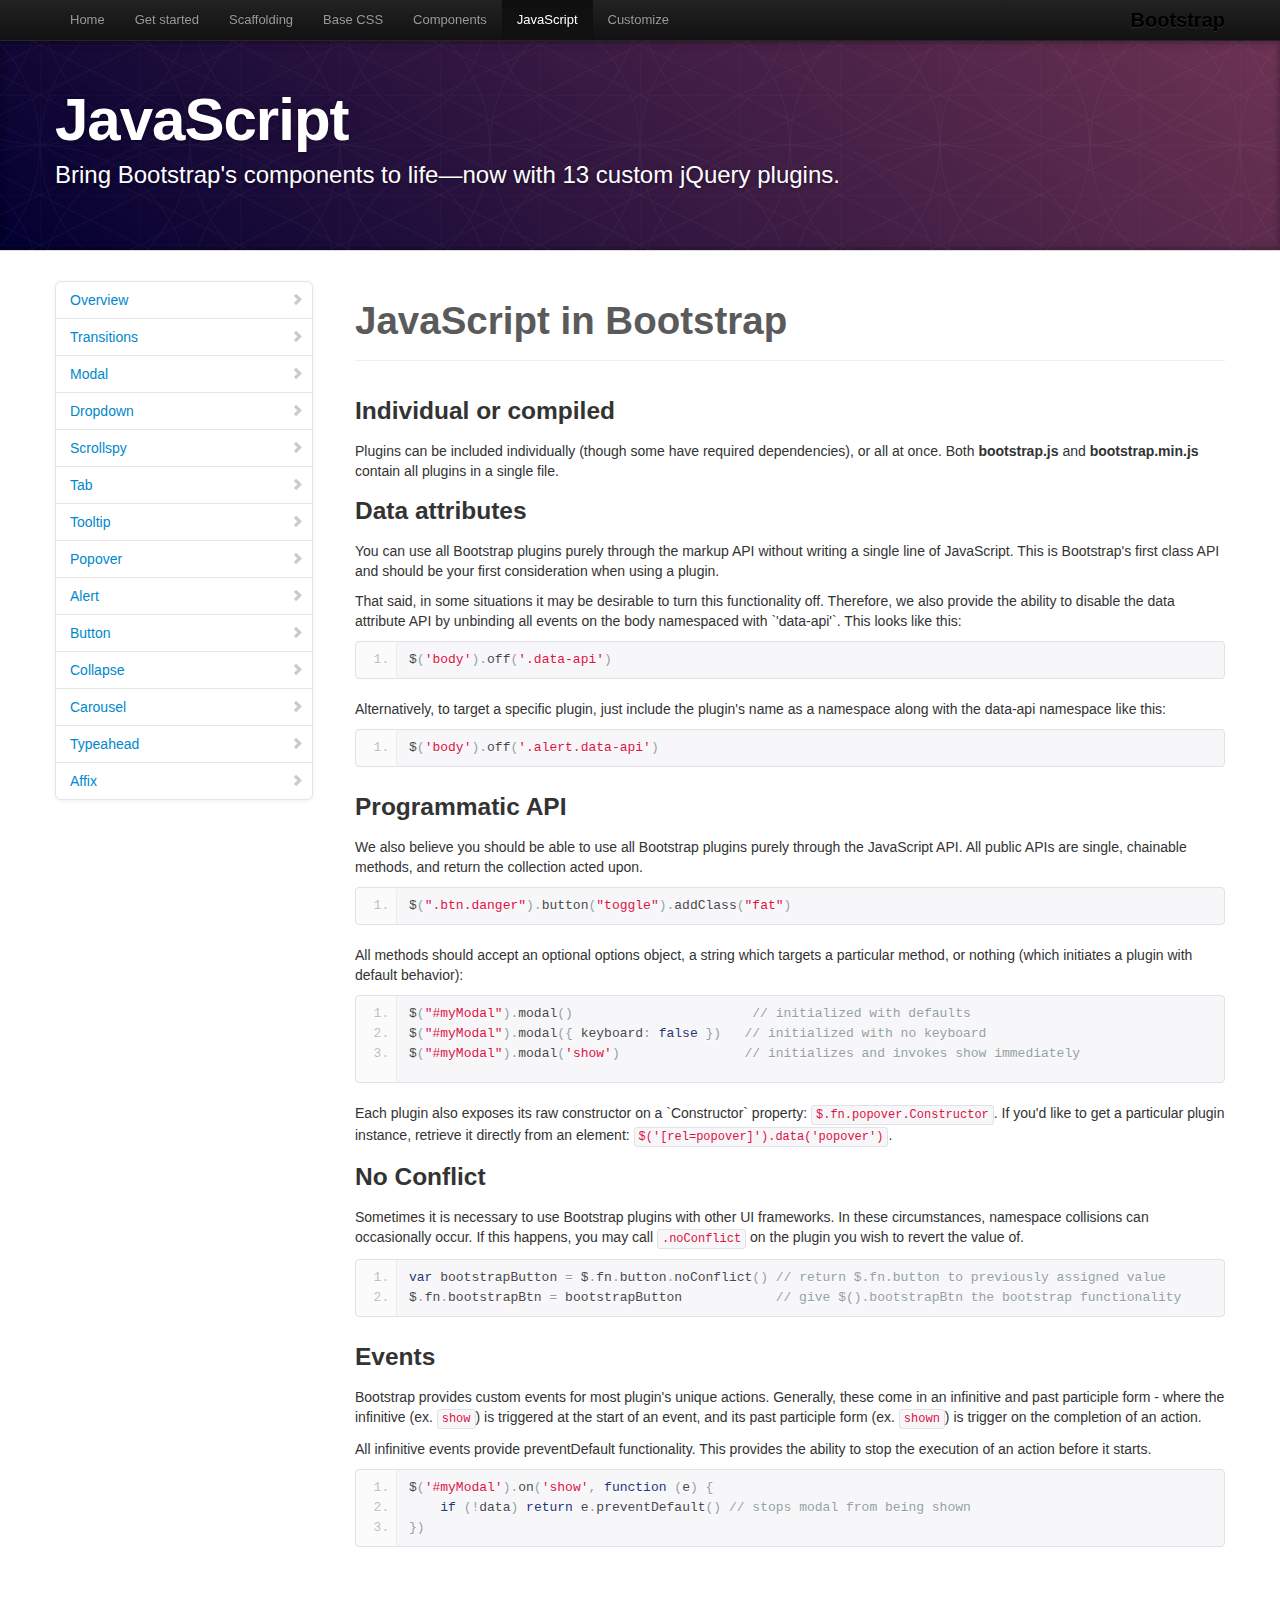
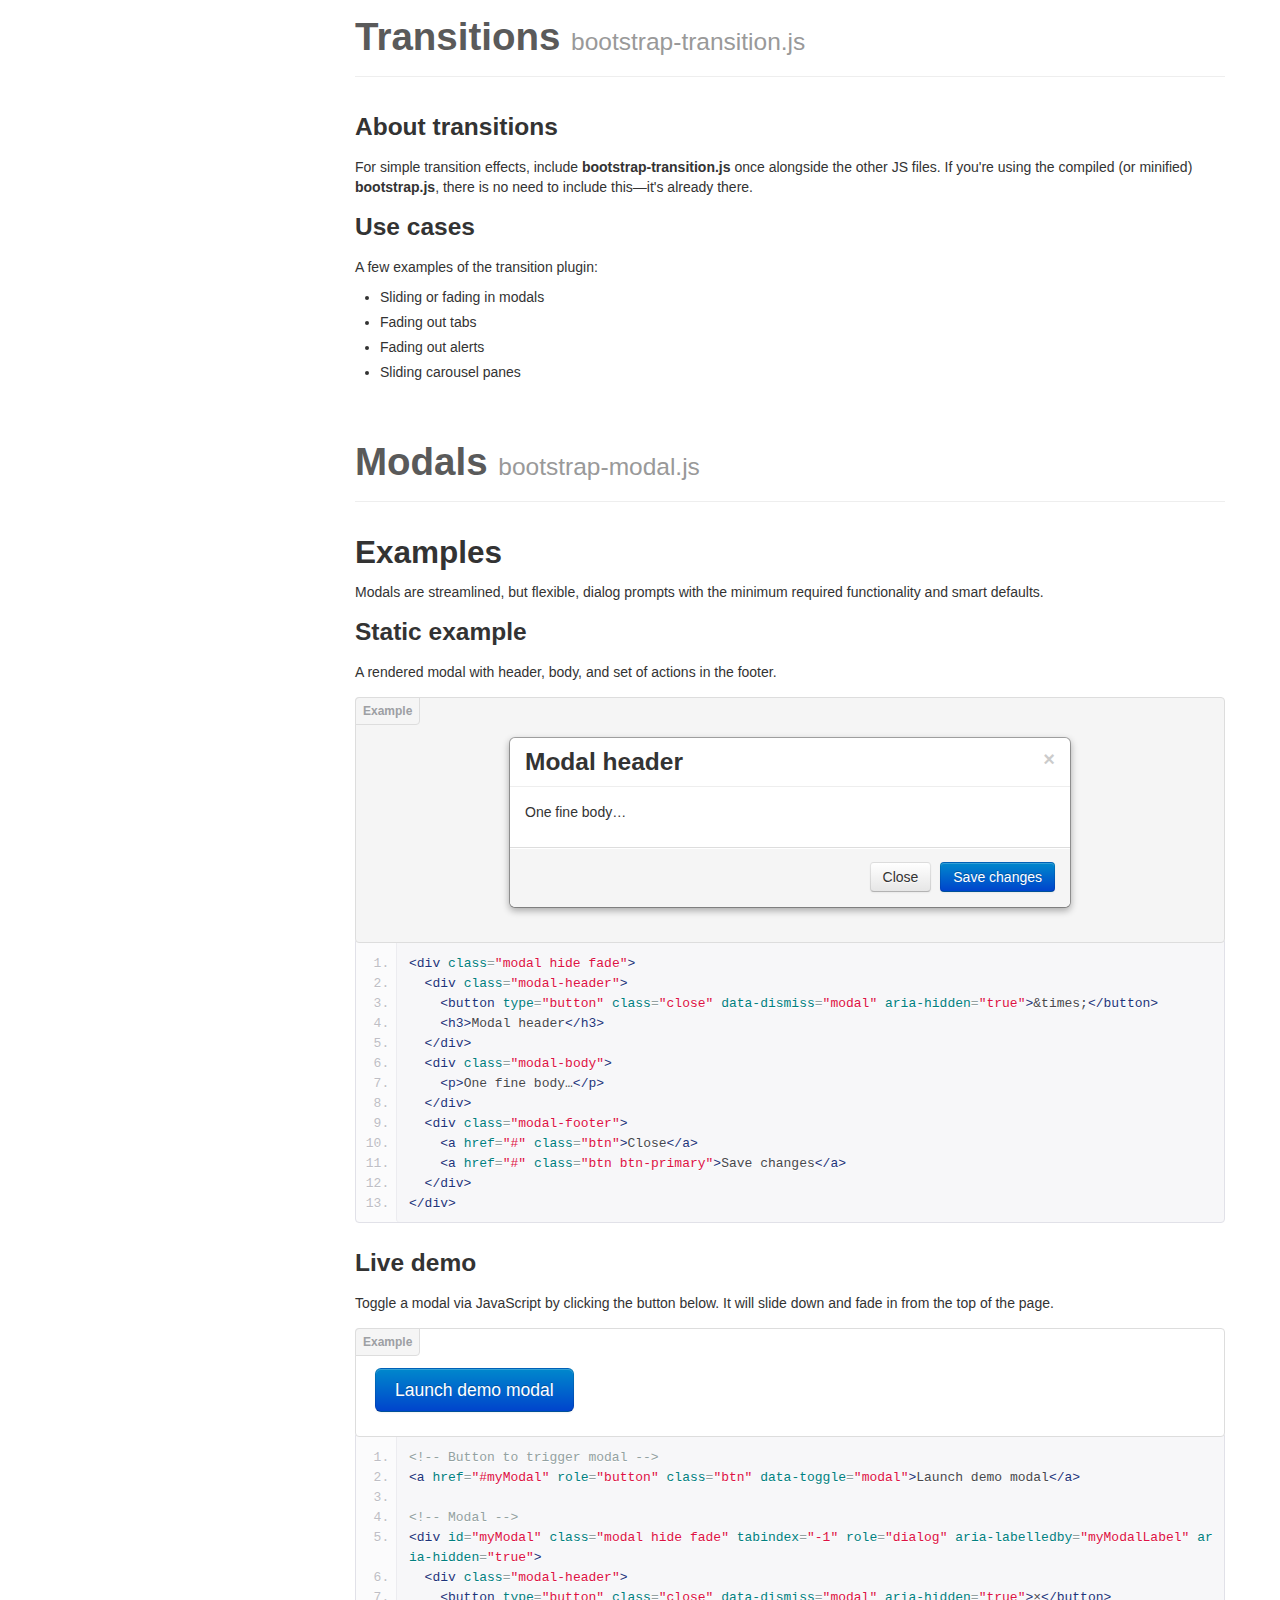
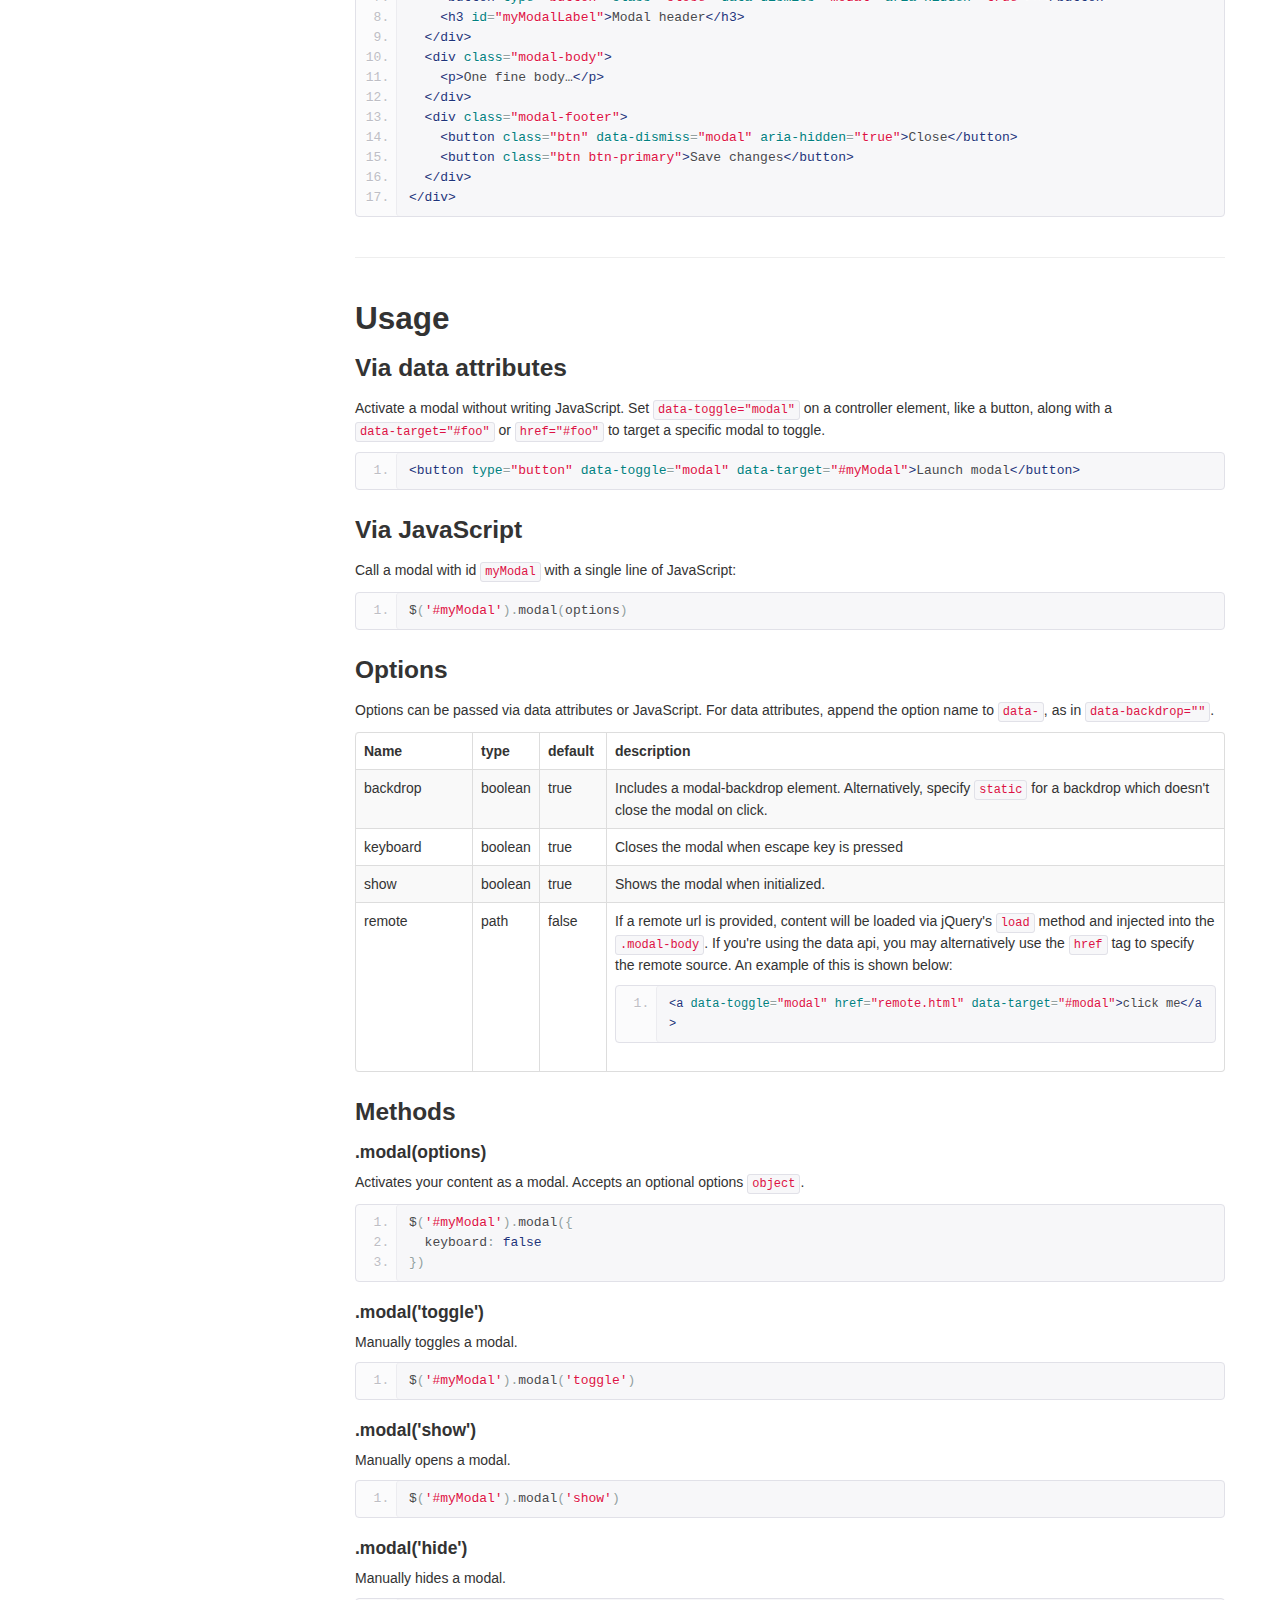
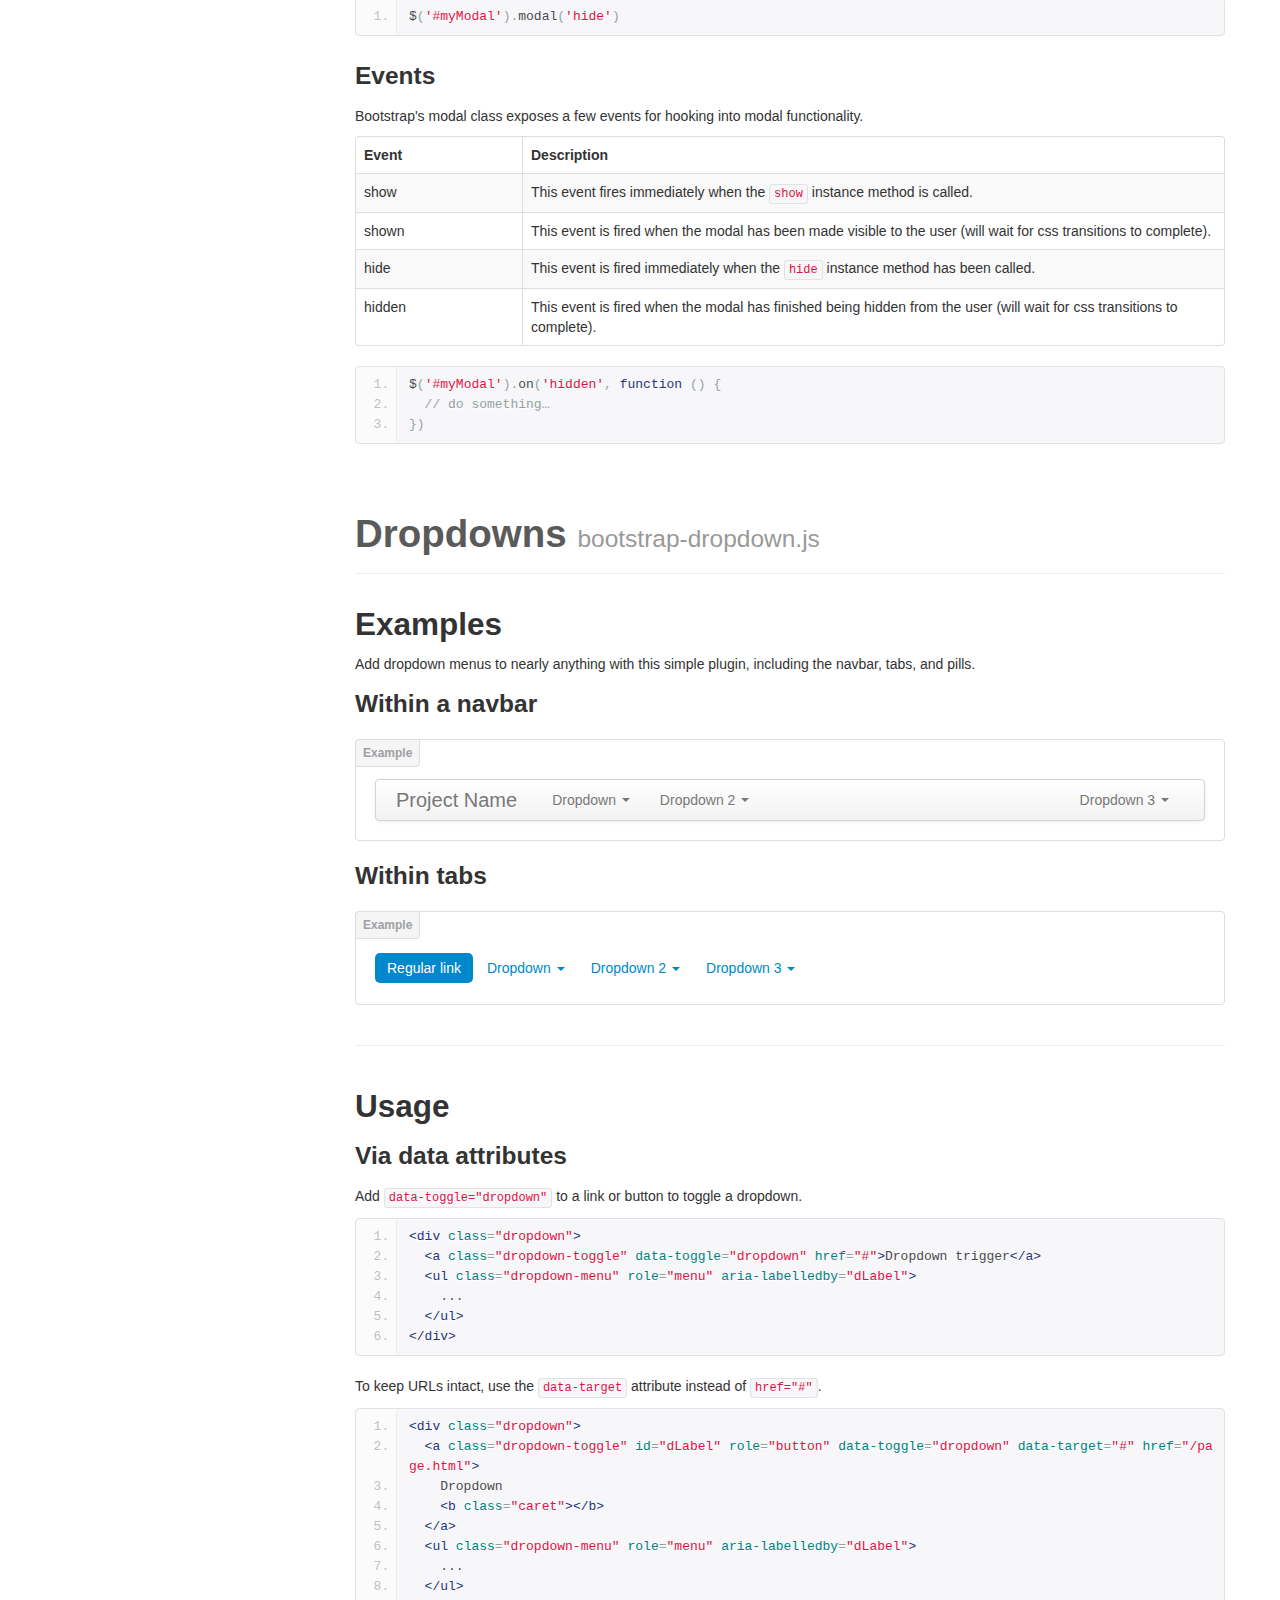
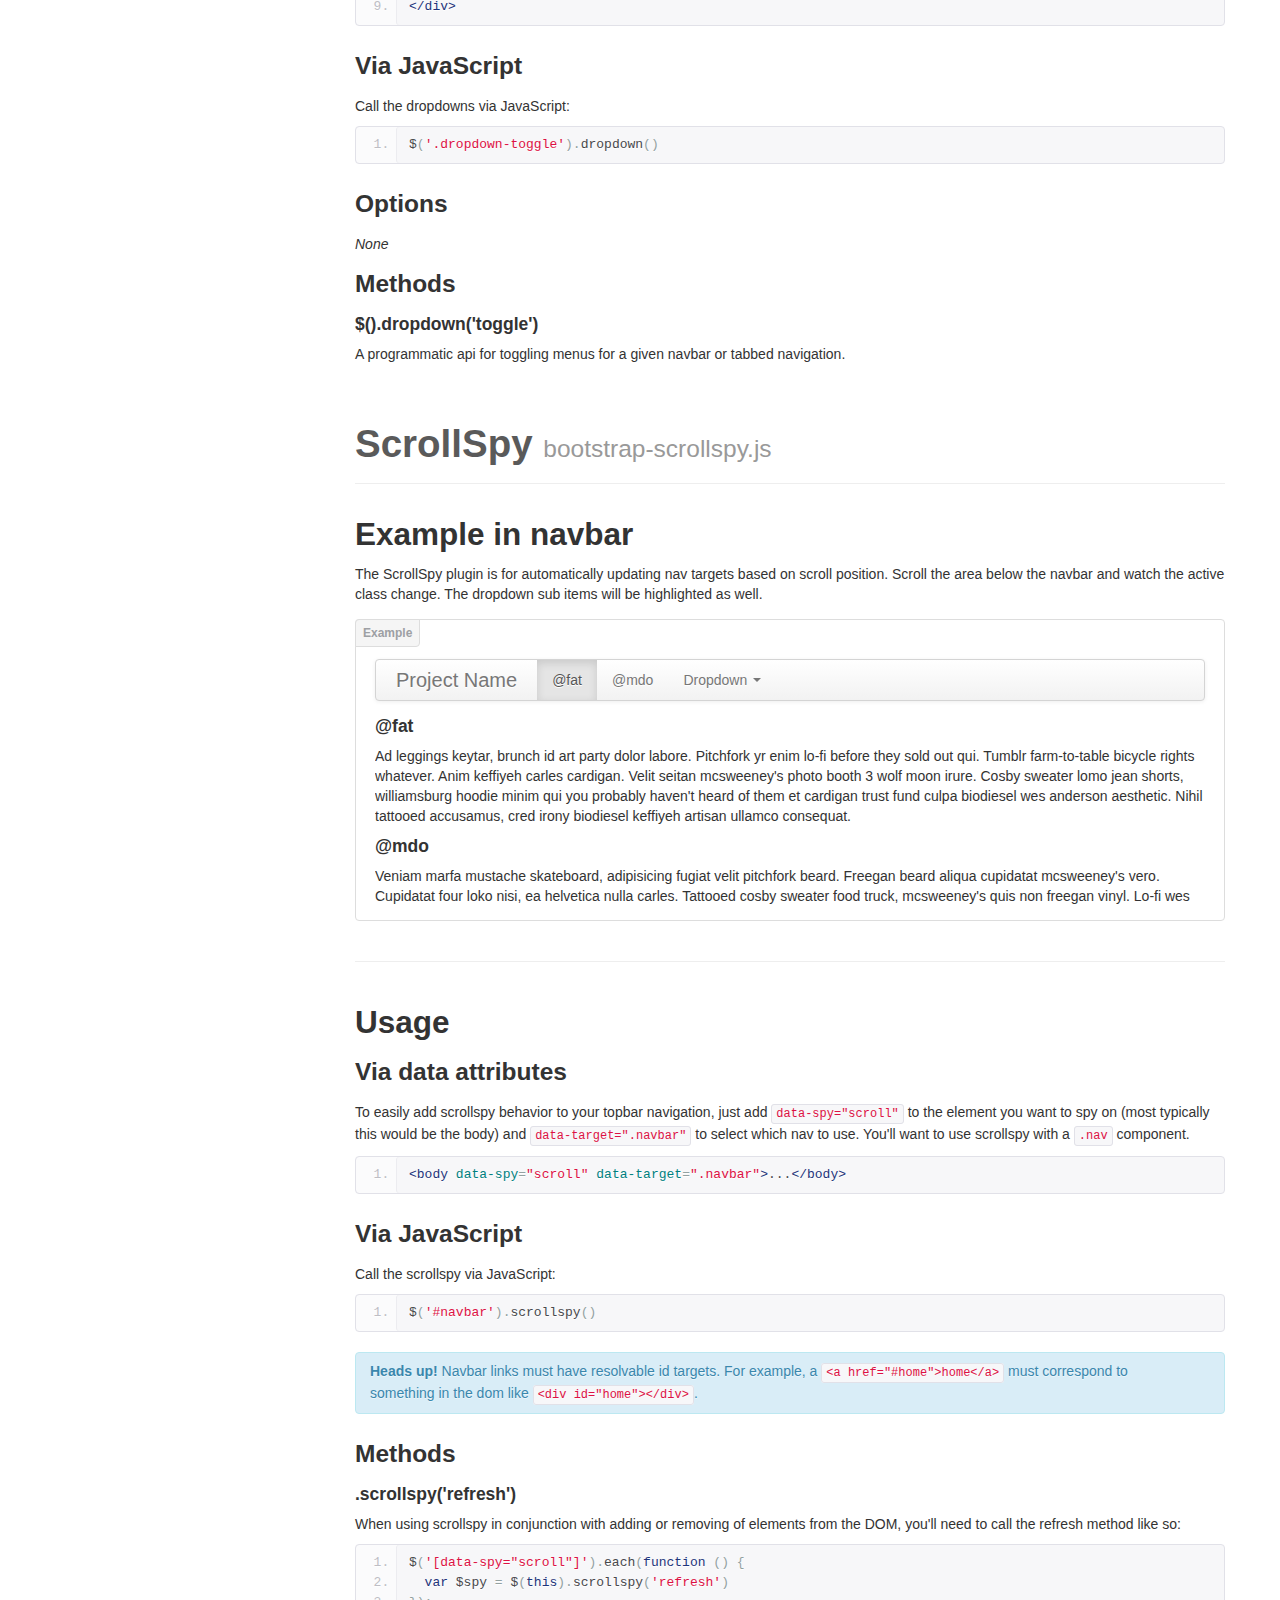
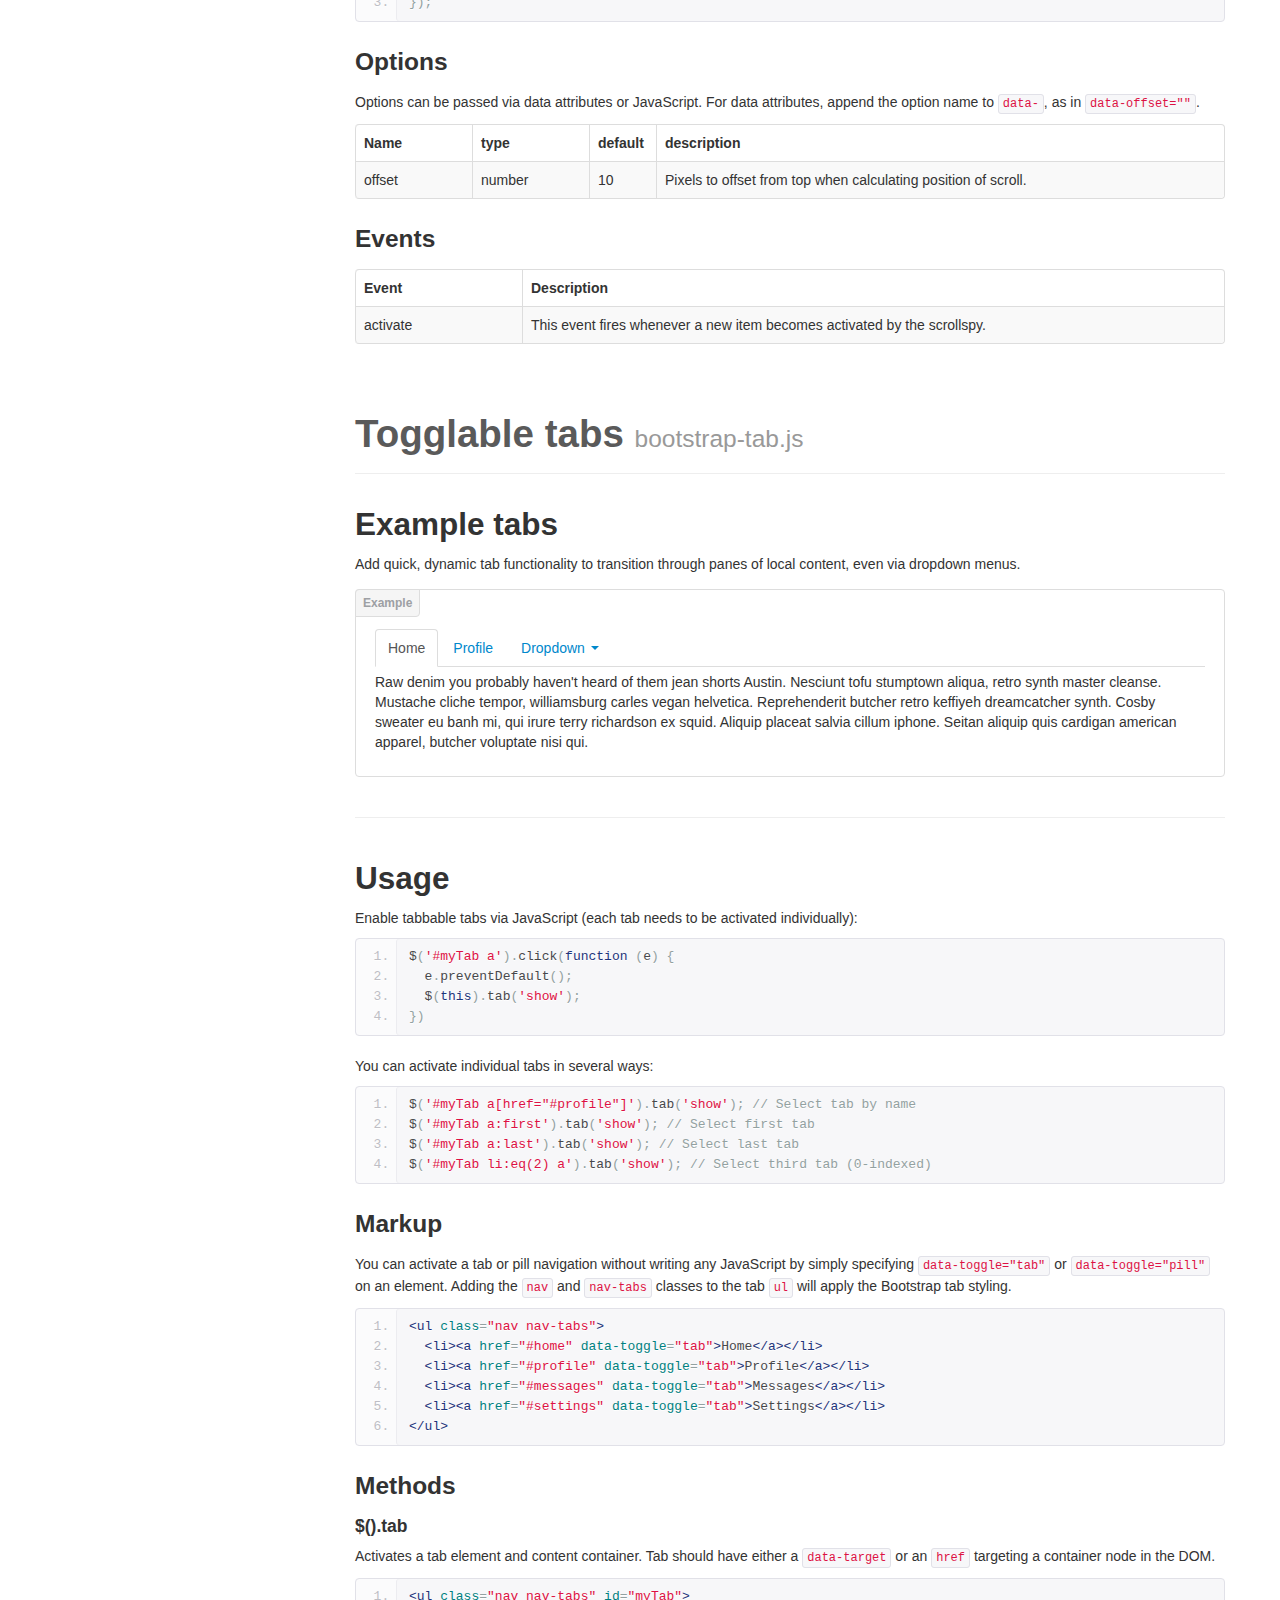
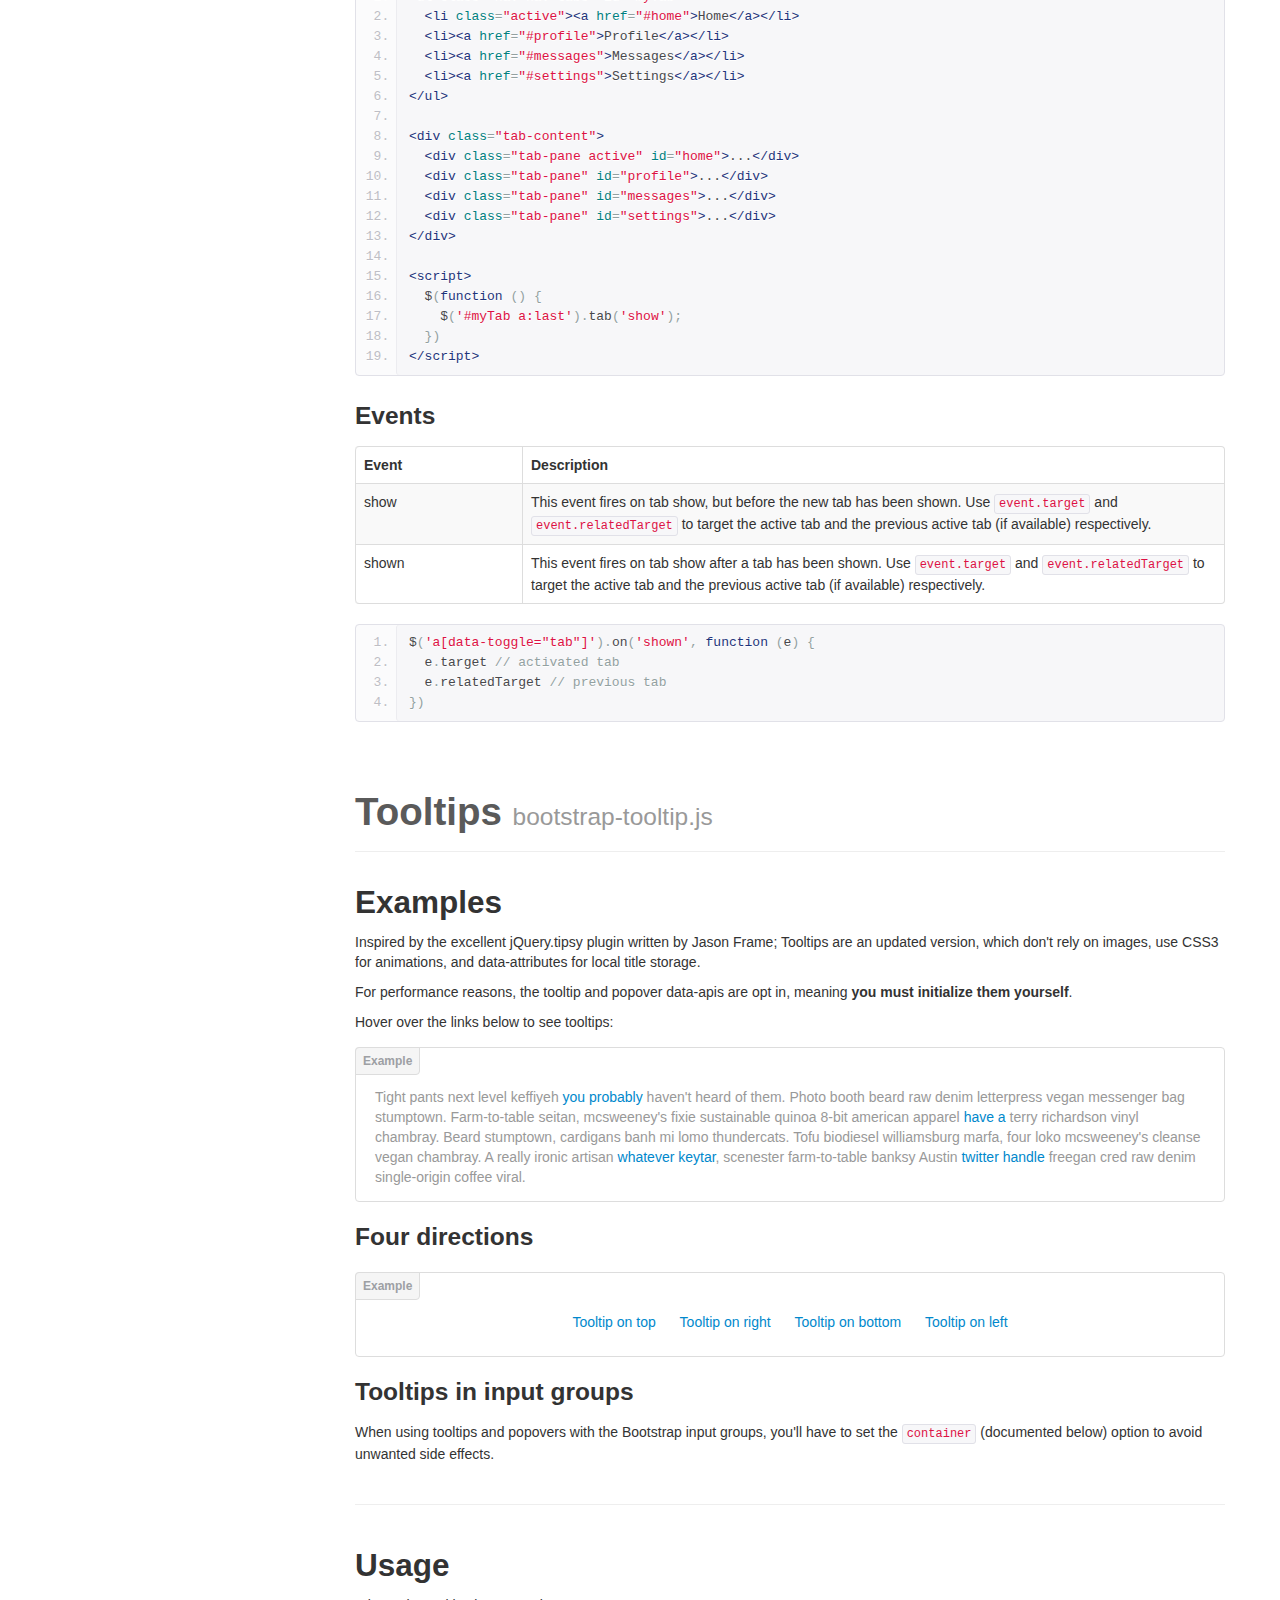
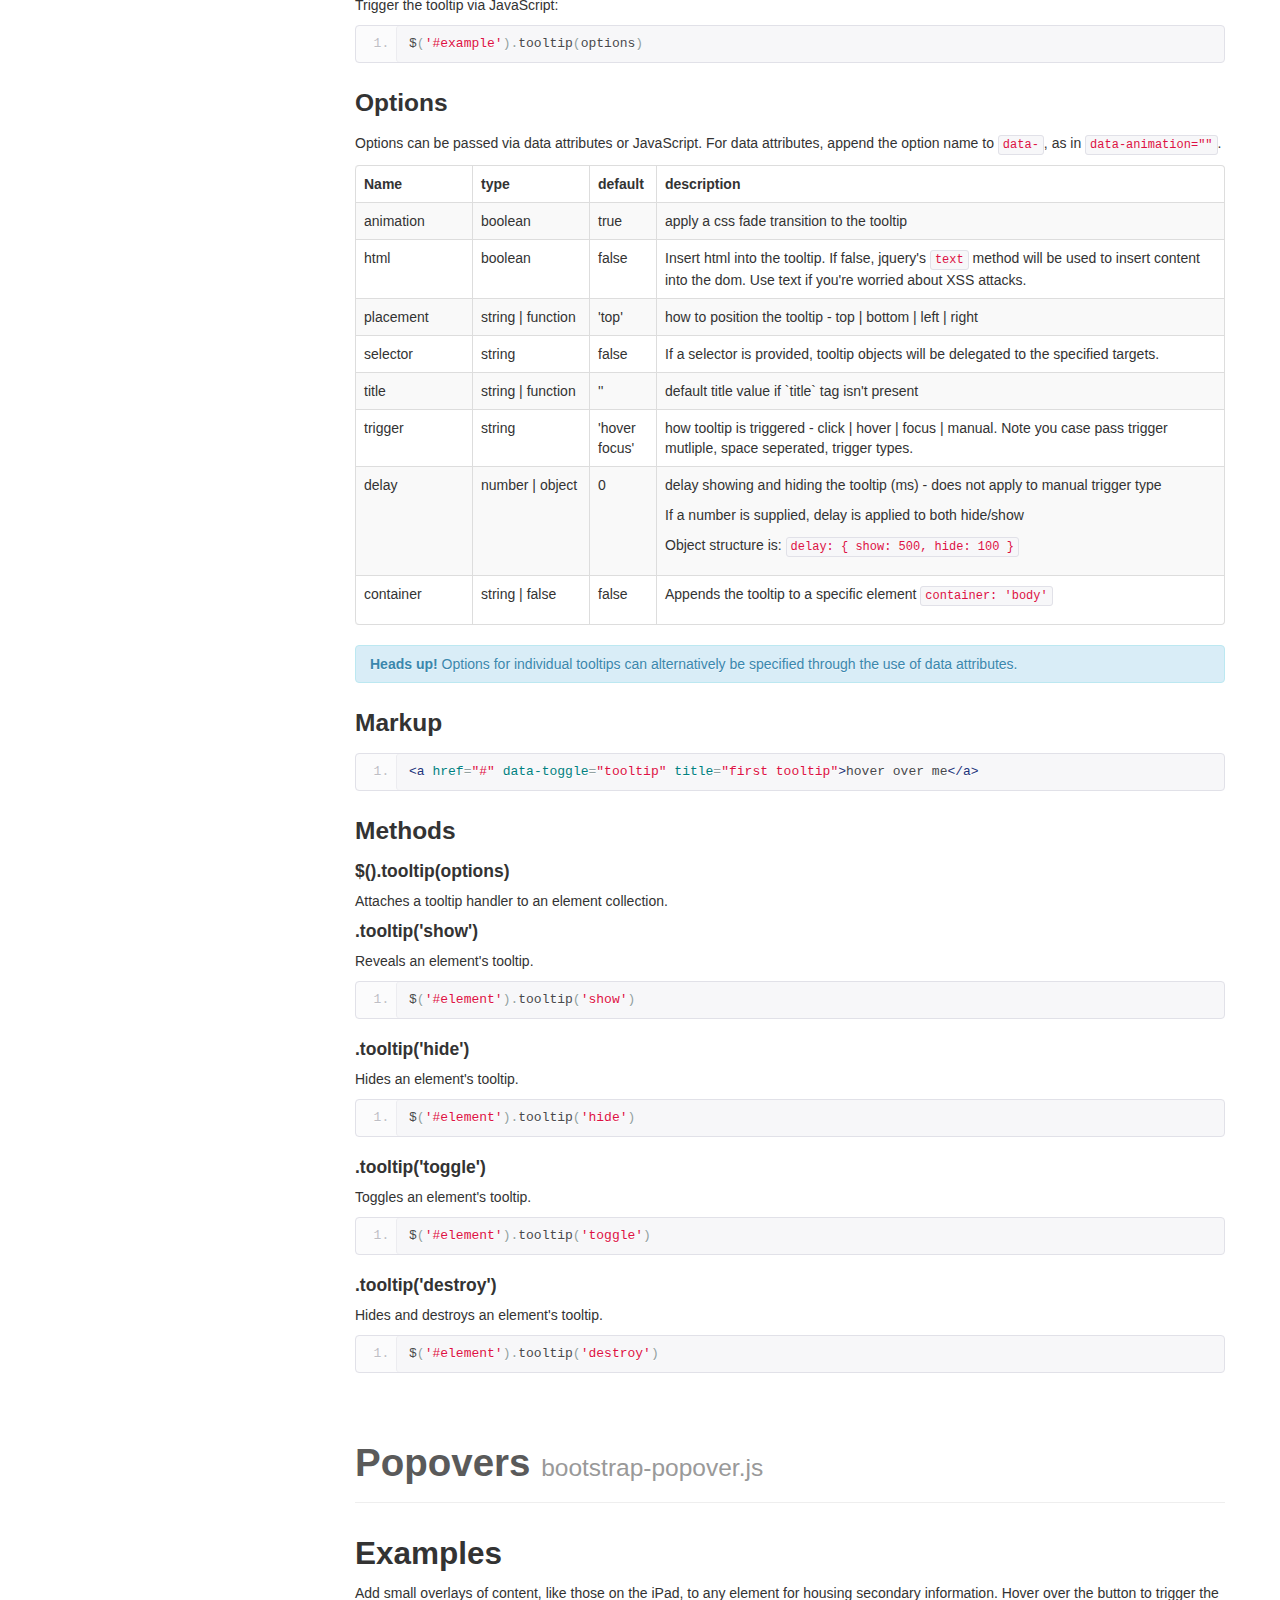
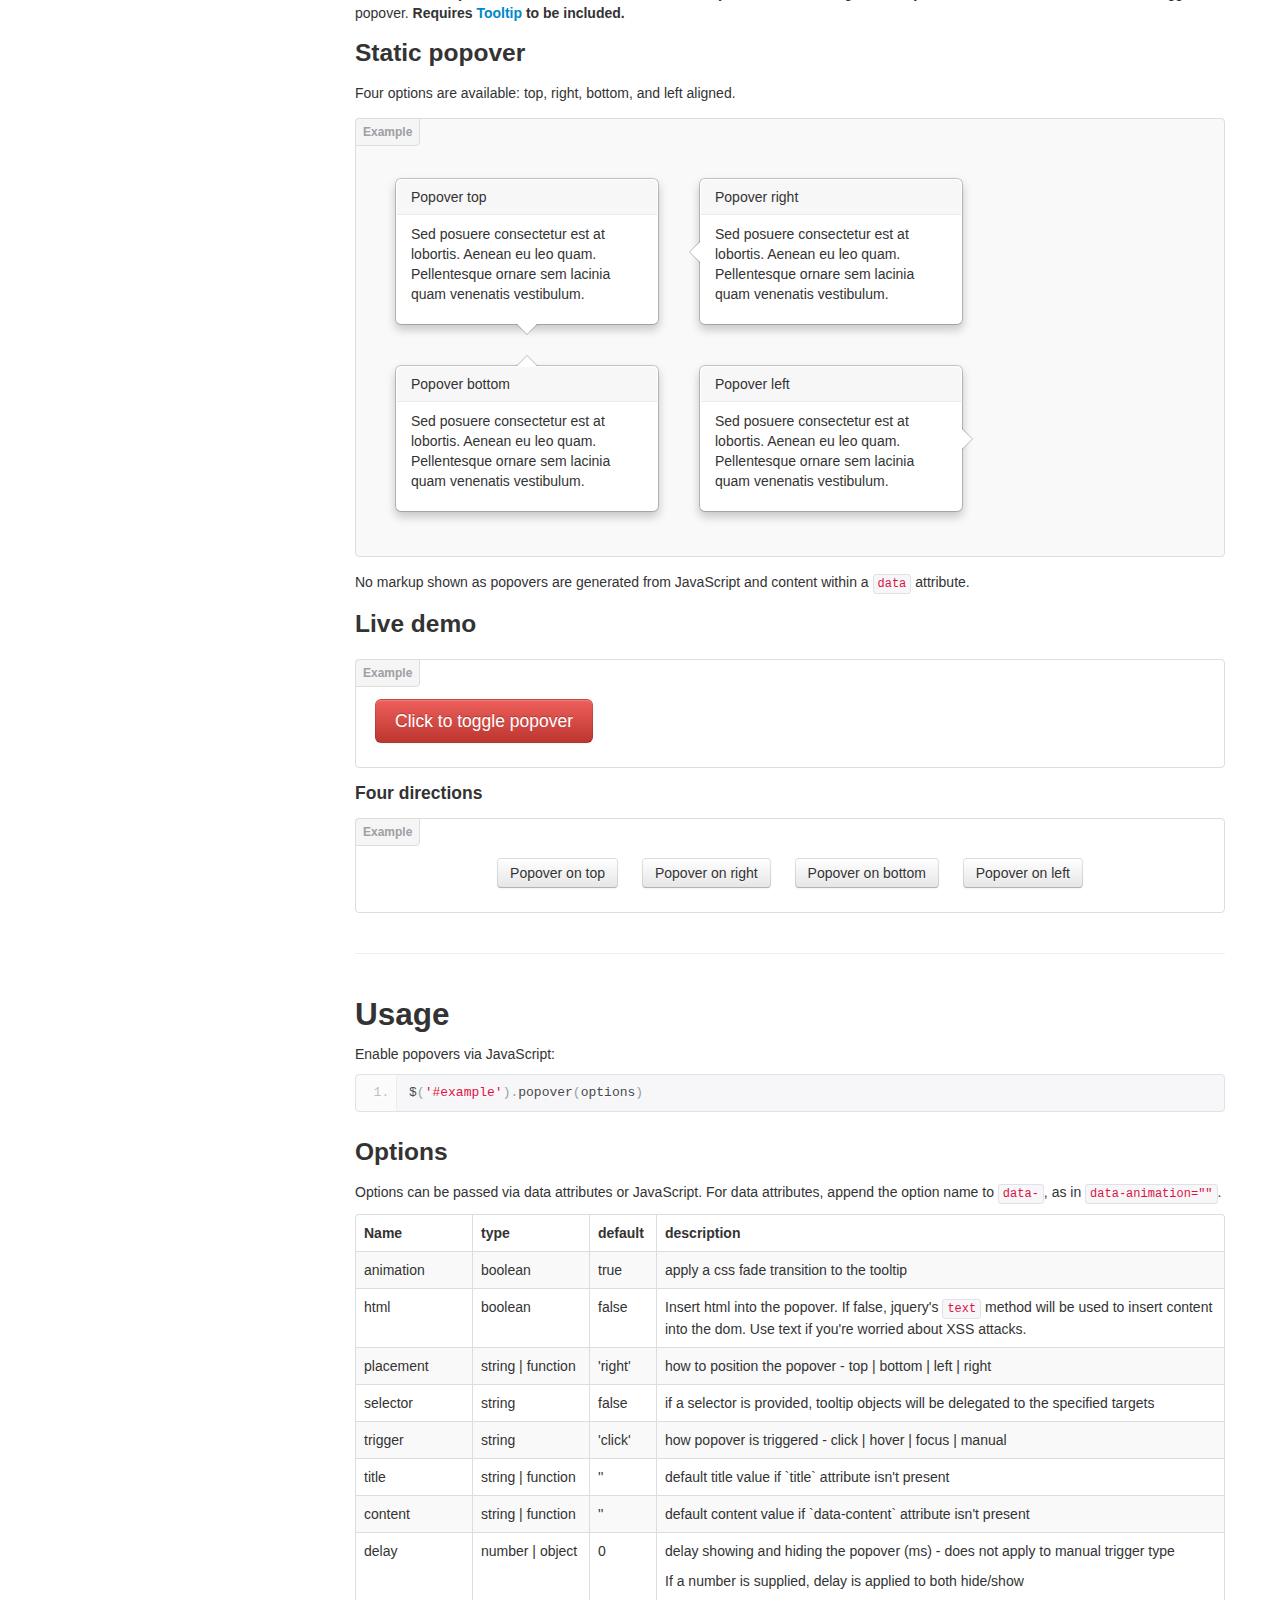
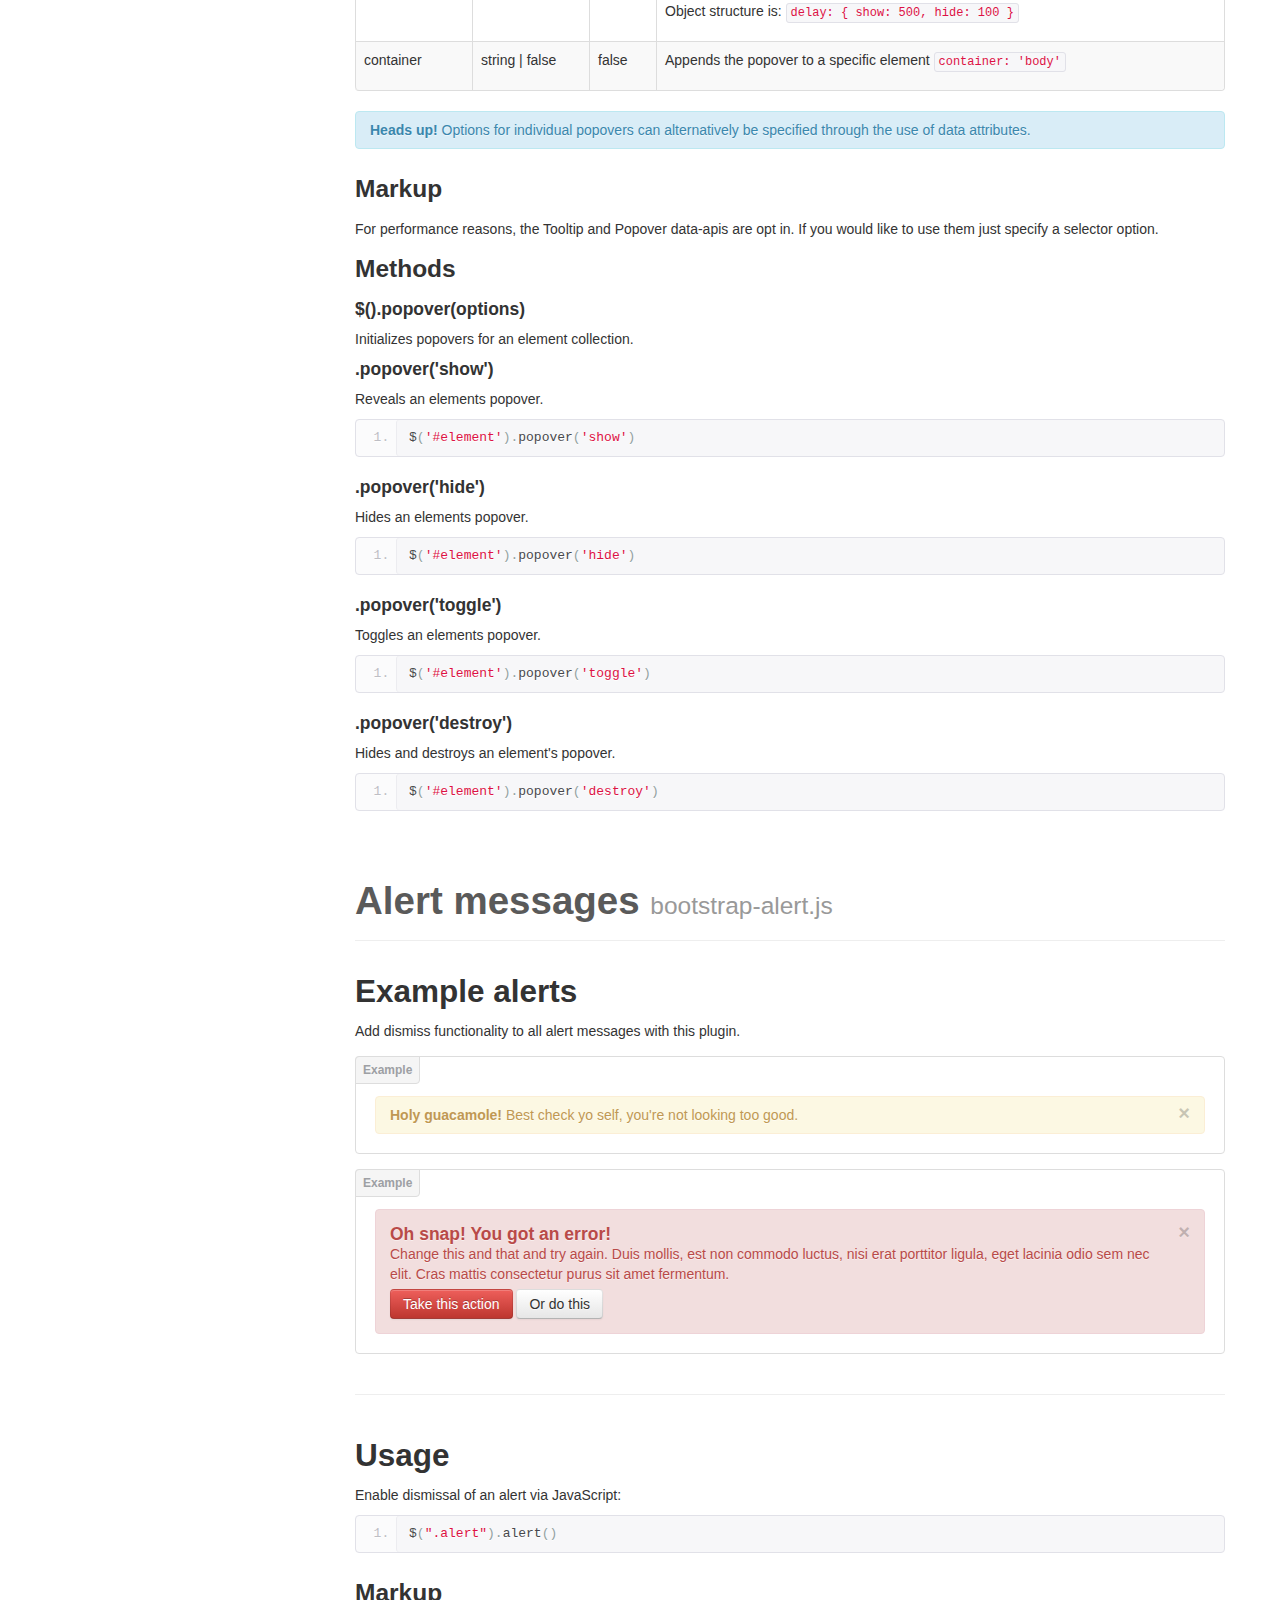
<file: bootstrap/docs/javascript.html>
<!DOCTYPE html>
<html lang="en">
  <head>
    <meta charset="utf-8">
    <title>Javascript · Bootstrap</title>
    <meta name="viewport" content="width=device-width, initial-scale=1.0">
    <meta name="description" content="">
    <meta name="author" content="">

    <!-- Le styles -->
    <link href="assets/css/bootstrap.css" rel="stylesheet">
    <link href="assets/css/bootstrap-responsive.css" rel="stylesheet">
    <link href="assets/css/docs.css" rel="stylesheet">
    <link href="assets/js/google-code-prettify/prettify.css" rel="stylesheet">

    <!-- Le HTML5 shim, for IE6-8 support of HTML5 elements -->
    <!--[if lt IE 9]>
      <script src="assets/js/html5shiv.js"></script>
    <![endif]-->

    <!-- Le fav and touch icons -->
    <link rel="apple-touch-icon-precomposed" sizes="144x144" href="assets/ico/apple-touch-icon-144-precomposed.png">
    <link rel="apple-touch-icon-precomposed" sizes="114x114" href="assets/ico/apple-touch-icon-114-precomposed.png">
      <link rel="apple-touch-icon-precomposed" sizes="72x72" href="assets/ico/apple-touch-icon-72-precomposed.png">
                    <link rel="apple-touch-icon-precomposed" href="assets/ico/apple-touch-icon-57-precomposed.png">
                                   <link rel="shortcut icon" href="assets/ico/favicon.png">

  </head>

  <body data-spy="scroll" data-target=".bs-docs-sidebar">

    <!-- Navbar
    ================================================== -->
    <div class="navbar navbar-inverse navbar-fixed-top">
      <div class="navbar-inner">
        <div class="container">
          <button type="button" class="btn btn-navbar" data-toggle="collapse" data-target=".nav-collapse">
            <span class="icon-bar"></span>
            <span class="icon-bar"></span>
            <span class="icon-bar"></span>
          </button>
          <a class="brand" href="./index.html">Bootstrap</a>
          <div class="nav-collapse collapse">
            <ul class="nav">
              <li class="">
                <a href="./index.html">Home</a>
              </li>
              <li class="">
                <a href="./getting-started.html">Get started</a>
              </li>
              <li class="">
                <a href="./scaffolding.html">Scaffolding</a>
              </li>
              <li class="">
                <a href="./base-css.html">Base CSS</a>
              </li>
              <li class="">
                <a href="./components.html">Components</a>
              </li>
              <li class="active">
                <a href="./javascript.html">JavaScript</a>
              </li>
              <li class="">
                <a href="./customize.html">Customize</a>
              </li>
            </ul>
          </div>
        </div>
      </div>
    </div>

<!-- Subhead
================================================== -->
<header class="jumbotron subhead">
  <div class="container">
    <h1>JavaScript</h1>
    <p class="lead">Bring Bootstrap's components to life&mdash;now with 13 custom jQuery plugins.
  </div>
</header>

  <div class="container">

    <!-- Docs nav
    ================================================== -->
    <div class="row">
      <div class="span3 bs-docs-sidebar">
        <ul class="nav nav-list bs-docs-sidenav">
          <li><a href="#overview"><i class="icon-chevron-right"></i> Overview</a></li>
          <li><a href="#transitions"><i class="icon-chevron-right"></i> Transitions</a></li>
          <li><a href="#modals"><i class="icon-chevron-right"></i> Modal</a></li>
          <li><a href="#dropdowns"><i class="icon-chevron-right"></i> Dropdown</a></li>
          <li><a href="#scrollspy"><i class="icon-chevron-right"></i> Scrollspy</a></li>
          <li><a href="#tabs"><i class="icon-chevron-right"></i> Tab</a></li>
          <li><a href="#tooltips"><i class="icon-chevron-right"></i> Tooltip</a></li>
          <li><a href="#popovers"><i class="icon-chevron-right"></i> Popover</a></li>
          <li><a href="#alerts"><i class="icon-chevron-right"></i> Alert</a></li>
          <li><a href="#buttons"><i class="icon-chevron-right"></i> Button</a></li>
          <li><a href="#collapse"><i class="icon-chevron-right"></i> Collapse</a></li>
          <li><a href="#carousel"><i class="icon-chevron-right"></i> Carousel</a></li>
          <li><a href="#typeahead"><i class="icon-chevron-right"></i> Typeahead</a></li>
          <li><a href="#affix"><i class="icon-chevron-right"></i> Affix</a></li>
        </ul>
      </div>
      <div class="span9">


        <!-- Overview
        ================================================== -->
        <section id="overview">
          <div class="page-header">
            <h1>JavaScript in Bootstrap</h1>
          </div>

          <h3>Individual or compiled</h3>
          <p>Plugins can be included individually (though some have required dependencies), or all at once. Both <strong>bootstrap.js</strong> and <strong>bootstrap.min.js</strong> contain all plugins in a single file.</p>

          <h3>Data attributes</h3>
          <p>You can use all Bootstrap plugins purely through the markup API without writing a single line of JavaScript. This is Bootstrap's first class API and should be your first consideration when using a plugin.</p>

          <p>That said, in some situations it may be desirable to turn this functionality off. Therefore, we also provide the ability to disable the data attribute API by unbinding all events on the body namespaced with `'data-api'`. This looks like this:
          <pre class="prettyprint linenums">$('body').off('.data-api')</pre>

          <p>Alternatively, to target a specific plugin, just include the plugin's name as a namespace along with the data-api namespace like this:</p>
          <pre class="prettyprint linenums">$('body').off('.alert.data-api')</pre>

          <h3>Programmatic API</h3>
          <p>We also believe you should be able to use all Bootstrap plugins purely through the JavaScript API. All public APIs are single, chainable methods, and return the collection acted upon.</p>
          <pre class="prettyprint linenums">$(".btn.danger").button("toggle").addClass("fat")</pre>
          <p>All methods should accept an optional options object, a string which targets a particular method, or nothing (which initiates a plugin with default behavior):</p>
<pre class="prettyprint linenums">
$("#myModal").modal()                       // initialized with defaults
$("#myModal").modal({ keyboard: false })   // initialized with no keyboard
$("#myModal").modal('show')                // initializes and invokes show immediately</p>
</pre>
          <p>Each plugin also exposes its raw constructor on a `Constructor` property: <code>$.fn.popover.Constructor</code>. If you'd like to get a particular plugin instance, retrieve it directly from an element: <code>$('[rel=popover]').data('popover')</code>.</p>

          <h3>No Conflict</h3>
          <p>Sometimes it is necessary to use Bootstrap plugins with other UI frameworks. In these circumstances,  namespace collisions can occasionally occur. If this happens, you may call <code>.noConflict</code> on the plugin you wish to revert the value of.</p>

<pre class="prettyprint linenums">
var bootstrapButton = $.fn.button.noConflict() // return $.fn.button to previously assigned value
$.fn.bootstrapBtn = bootstrapButton            // give $().bootstrapBtn the bootstrap functionality
</pre>

          <h3>Events</h3>
          <p>Bootstrap provides custom events for most plugin's unique actions. Generally, these come in an infinitive and past participle form - where the infinitive (ex. <code>show</code>) is triggered at the start of an event, and its past participle form (ex. <code>shown</code>) is trigger on the completion of an action.</p>
          <p>All infinitive events provide preventDefault functionality. This provides the ability to stop the execution of an action before it starts.</p>
<pre class="prettyprint linenums">
$('#myModal').on('show', function (e) {
    if (!data) return e.preventDefault() // stops modal from being shown
})
</pre>
        </section>



        <!-- Transitions
        ================================================== -->
        <section id="transitions">
          <div class="page-header">
            <h1>Transitions <small>bootstrap-transition.js</small></h1>
          </div>
          <h3>About transitions</h3>
          <p>For simple transition effects, include <strong>bootstrap-transition.js</strong> once alongside the other JS files. If you're using the compiled (or minified) <strong>bootstrap.js</strong>, there is no need to include this&mdash;it's already there.</p>
          <h3>Use cases</h3>
          <p>A few examples of the transition plugin:</p>
          <ul>
            <li>Sliding or fading in modals</li>
            <li>Fading out tabs</li>
            <li>Fading out alerts</li>
            <li>Sliding carousel panes</li>
          </ul>

        </section>



        <!-- Modal
        ================================================== -->
        <section id="modals">
          <div class="page-header">
            <h1>Modals <small>bootstrap-modal.js</small></h1>
          </div>


          <h2>Examples</h2>
          <p>Modals are streamlined, but flexible, dialog prompts with the minimum required functionality and smart defaults.</p>

          <h3>Static example</h3>
          <p>A rendered modal with header, body, and set of actions in the footer.</p>
          <div class="bs-docs-example" style="background-color: #f5f5f5;">
            <div class="modal" style="position: relative; top: auto; left: auto; right: auto; margin: 0 auto 20px; z-index: 1; max-width: 100%;">
              <div class="modal-header">
                <button type="button" class="close" data-dismiss="modal" aria-hidden="true">&times;</button>
                <h3>Modal header</h3>
              </div>
              <div class="modal-body">
                <p>One fine body&hellip;</p>
              </div>
              <div class="modal-footer">
                <a href="#" class="btn">Close</a>
                <a href="#" class="btn btn-primary">Save changes</a>
              </div>
            </div>
          </div>
<pre class="prettyprint linenums">
&lt;div class="modal hide fade"&gt;
  &lt;div class="modal-header"&gt;
    &lt;button type="button" class="close" data-dismiss="modal" aria-hidden="true"&gt;&amp;times;&lt;/button&gt;
    &lt;h3&gt;Modal header&lt;/h3&gt;
  &lt;/div&gt;
  &lt;div class="modal-body"&gt;
    &lt;p&gt;One fine body&hellip;&lt;/p&gt;
  &lt;/div&gt;
  &lt;div class="modal-footer"&gt;
    &lt;a href="#" class="btn"&gt;Close&lt;/a&gt;
    &lt;a href="#" class="btn btn-primary"&gt;Save changes&lt;/a&gt;
  &lt;/div&gt;
&lt;/div&gt;
</pre>

          <h3>Live demo</h3>
          <p>Toggle a modal via JavaScript by clicking the button below. It will slide down and fade in from the top of the page.</p>
          <!-- sample modal content -->
          <div id="myModal" class="modal hide fade" tabindex="-1" role="dialog" aria-labelledby="myModalLabel" aria-hidden="true">
            <div class="modal-header">
              <button type="button" class="close" data-dismiss="modal" aria-hidden="true">&times;</button>
              <h3 id="myModalLabel">Modal Heading</h3>
            </div>
            <div class="modal-body">
              <h4>Text in a modal</h4>
              <p>Duis mollis, est non commodo luctus, nisi erat porttitor ligula, eget lacinia odio sem.</p>

              <h4>Popover in a modal</h4>
              <p>This <a href="#" role="button" class="btn popover-test" title="A Title" data-content="And here's some amazing content. It's very engaging. right?">button</a> should trigger a popover on click.</p>

              <h4>Tooltips in a modal</h4>
              <p><a href="#" class="tooltip-test" title="Tooltip">This link</a> and <a href="#" class="tooltip-test" title="Tooltip">that link</a> should have tooltips on hover.</p>

              <hr>

              <h4>Overflowing text to show optional scrollbar</h4>
              <p>We set a fixed <code>max-height</code> on the <code>.modal-body</code>. Watch it overflow with all this extra lorem ipsum text we've included.</p>
              <p>Cras mattis consectetur purus sit amet fermentum. Cras justo odio, dapibus ac facilisis in, egestas eget quam. Morbi leo risus, porta ac consectetur ac, vestibulum at eros.</p>
              <p>Praesent commodo cursus magna, vel scelerisque nisl consectetur et. Vivamus sagittis lacus vel augue laoreet rutrum faucibus dolor auctor.</p>
              <p>Aenean lacinia bibendum nulla sed consectetur. Praesent commodo cursus magna, vel scelerisque nisl consectetur et. Donec sed odio dui. Donec ullamcorper nulla non metus auctor fringilla.</p>
              <p>Cras mattis consectetur purus sit amet fermentum. Cras justo odio, dapibus ac facilisis in, egestas eget quam. Morbi leo risus, porta ac consectetur ac, vestibulum at eros.</p>
              <p>Praesent commodo cursus magna, vel scelerisque nisl consectetur et. Vivamus sagittis lacus vel augue laoreet rutrum faucibus dolor auctor.</p>
              <p>Aenean lacinia bibendum nulla sed consectetur. Praesent commodo cursus magna, vel scelerisque nisl consectetur et. Donec sed odio dui. Donec ullamcorper nulla non metus auctor fringilla.</p>
            </div>
            <div class="modal-footer">
              <button class="btn" data-dismiss="modal">Close</button>
              <button class="btn btn-primary">Save changes</button>
            </div>
          </div>
          <div class="bs-docs-example" style="padding-bottom: 24px;">
            <a data-toggle="modal" href="#myModal" class="btn btn-primary btn-large">Launch demo modal</a>
          </div>
<pre class="prettyprint linenums">
&lt!-- Button to trigger modal --&gt;
&lt;a href="#myModal" role="button" class="btn" data-toggle="modal"&gt;Launch demo modal&lt;/a&gt;

&lt!-- Modal --&gt;
&lt;div id="myModal" class="modal hide fade" tabindex="-1" role="dialog" aria-labelledby="myModalLabel" aria-hidden="true"&gt;
  &lt;div class="modal-header"&gt;
    &lt;button type="button" class="close" data-dismiss="modal" aria-hidden="true"&gt;&times;&lt;/button&gt;
    &lt;h3 id="myModalLabel"&gt;Modal header&lt;/h3&gt;
  &lt;/div&gt;
  &lt;div class="modal-body"&gt;
    &lt;p&gt;One fine body&hellip;&lt;/p&gt;
  &lt;/div&gt;
  &lt;div class="modal-footer"&gt;
    &lt;button class="btn" data-dismiss="modal" aria-hidden="true"&gt;Close&lt;/button&gt;
    &lt;button class="btn btn-primary"&gt;Save changes&lt;/button&gt;
  &lt;/div&gt;
&lt;/div&gt;
</pre>


          <hr class="bs-docs-separator">


          <h2>Usage</h2>

          <h3>Via data attributes</h3>
          <p>Activate a modal without writing JavaScript. Set <code>data-toggle="modal"</code> on a controller element, like a button, along with a <code>data-target="#foo"</code> or <code>href="#foo"</code> to target a specific modal to toggle.</p>
          <pre class="prettyprint linenums">&lt;button type="button" data-toggle="modal" data-target="#myModal"&gt;Launch modal&lt;/button&gt;</pre>

          <h3>Via JavaScript</h3>
          <p>Call a modal with id <code>myModal</code> with a single line of JavaScript:</p>
          <pre class="prettyprint linenums">$('#myModal').modal(options)</pre>

          <h3>Options</h3>
          <p>Options can be passed via data attributes or JavaScript. For data attributes, append the option name to <code>data-</code>, as in <code>data-backdrop=""</code>.</p>
          <table class="table table-bordered table-striped">
            <thead>
             <tr>
               <th style="width: 100px;">Name</th>
               <th style="width: 50px;">type</th>
               <th style="width: 50px;">default</th>
               <th>description</th>
             </tr>
            </thead>
            <tbody>
             <tr>
               <td>backdrop</td>
               <td>boolean</td>
               <td>true</td>
               <td>Includes a modal-backdrop element. Alternatively, specify <code>static</code> for a backdrop which doesn't close the modal on click.</td>
             </tr>
             <tr>
               <td>keyboard</td>
               <td>boolean</td>
               <td>true</td>
               <td>Closes the modal when escape key is pressed</td>
             </tr>
             <tr>
               <td>show</td>
               <td>boolean</td>
               <td>true</td>
               <td>Shows the modal when initialized.</td>
             </tr>
             <tr>
               <td>remote</td>
               <td>path</td>
               <td>false</td>
               <td><p>If a remote url is provided, content will be loaded via jQuery's <code>load</code> method and injected into the <code>.modal-body</code>. If you're using the data api, you may alternatively use the <code>href</code> tag to specify the remote source. An example of this is shown below:</p>
              <pre class="prettyprint linenums"><code>&lt;a data-toggle="modal" href="remote.html" data-target="#modal"&gt;click me&lt;/a&gt;</code></pre></td>
             </tr>
            </tbody>
          </table>

          <h3>Methods</h3>
          <h4>.modal(options)</h4>
          <p>Activates your content as a modal. Accepts an optional options <code>object</code>.</p>
<pre class="prettyprint linenums">
$('#myModal').modal({
  keyboard: false
})
</pre>
          <h4>.modal('toggle')</h4>
          <p>Manually toggles a modal.</p>
          <pre class="prettyprint linenums">$('#myModal').modal('toggle')</pre>
          <h4>.modal('show')</h4>
          <p>Manually opens a modal.</p>
          <pre class="prettyprint linenums">$('#myModal').modal('show')</pre>
          <h4>.modal('hide')</h4>
          <p>Manually hides a modal.</p>
          <pre class="prettyprint linenums">$('#myModal').modal('hide')</pre>
          <h3>Events</h3>
          <p>Bootstrap's modal class exposes a few events for hooking into modal functionality.</p>
          <table class="table table-bordered table-striped">
            <thead>
             <tr>
               <th style="width: 150px;">Event</th>
               <th>Description</th>
             </tr>
            </thead>
            <tbody>
             <tr>
               <td>show</td>
               <td>This event fires immediately when the <code>show</code> instance method is called.</td>
             </tr>
             <tr>
               <td>shown</td>
               <td>This event is fired when the modal has been made visible to the user (will wait for css transitions to complete).</td>
             </tr>
             <tr>
               <td>hide</td>
               <td>This event is fired immediately when the <code>hide</code> instance method has been called.</td>
             </tr>
             <tr>
               <td>hidden</td>
               <td>This event is fired when the modal has finished being hidden from the user (will wait for css transitions to complete).</td>
             </tr>
            </tbody>
          </table>
<pre class="prettyprint linenums">
$('#myModal').on('hidden', function () {
  // do something…
})
</pre>
        </section>



        <!-- Dropdowns
        ================================================== -->
        <section id="dropdowns">
          <div class="page-header">
            <h1>Dropdowns <small>bootstrap-dropdown.js</small></h1>
          </div>


          <h2>Examples</h2>
          <p>Add dropdown menus to nearly anything with this simple plugin, including the navbar, tabs, and pills.</p>

          <h3>Within a navbar</h3>
          <div class="bs-docs-example">
            <div id="navbar-example" class="navbar navbar-static">
              <div class="navbar-inner">
                <div class="container" style="width: auto;">
                  <a class="brand" href="#">Project Name</a>
                  <ul class="nav" role="navigation">
                    <li class="dropdown">
                      <a id="drop1" href="#" role="button" class="dropdown-toggle" data-toggle="dropdown">Dropdown <b class="caret"></b></a>
                      <ul class="dropdown-menu" role="menu" aria-labelledby="drop1">
                        <li role="presentation"><a role="menuitem" tabindex="-1" href="http://google.com">Action</a></li>
                        <li role="presentation"><a role="menuitem" tabindex="-1" href="#anotherAction">Another action</a></li>
                        <li role="presentation"><a role="menuitem" tabindex="-1" href="#">Something else here</a></li>
                        <li role="presentation" class="divider"></li>
                        <li role="presentation"><a role="menuitem" tabindex="-1" href="#">Separated link</a></li>
                      </ul>
                    </li>
                    <li class="dropdown">
                      <a href="#" id="drop2" role="button" class="dropdown-toggle" data-toggle="dropdown">Dropdown 2 <b class="caret"></b></a>
                      <ul class="dropdown-menu" role="menu" aria-labelledby="drop2">
                        <li role="presentation"><a role="menuitem" tabindex="-1" href="#">Action</a></li>
                        <li role="presentation"><a role="menuitem" tabindex="-1" href="#">Another action</a></li>
                        <li role="presentation"><a role="menuitem" tabindex="-1" href="#">Something else here</a></li>
                        <li role="presentation" class="divider"></li>
                        <li role="presentation"><a role="menuitem" tabindex="-1" href="#">Separated link</a></li>
                      </ul>
                    </li>
                  </ul>
                  <ul class="nav pull-right">
                    <li id="fat-menu" class="dropdown">
                      <a href="#" id="drop3" role="button" class="dropdown-toggle" data-toggle="dropdown">Dropdown 3 <b class="caret"></b></a>
                      <ul class="dropdown-menu" role="menu" aria-labelledby="drop3">
                        <li role="presentation"><a role="menuitem" tabindex="-1" href="#">Action</a></li>
                        <li role="presentation"><a role="menuitem" tabindex="-1" href="#">Another action</a></li>
                        <li role="presentation"><a role="menuitem" tabindex="-1" href="#">Something else here</a></li>
                        <li role="presentation" class="divider"></li>
                        <li role="presentation"><a role="menuitem" tabindex="-1" href="#">Separated link</a></li>
                      </ul>
                    </li>
                  </ul>
                </div>
              </div>
            </div> <!-- /navbar-example -->
          </div> 

          <h3>Within tabs</h3>
          <div class="bs-docs-example">
            <ul class="nav nav-pills">
              <li class="active"><a href="#">Regular link</a></li>
              <li class="dropdown">
                <a class="dropdown-toggle" id="drop4" role="button" data-toggle="dropdown" href="#">Dropdown <b class="caret"></b></a>
                <ul id="menu1" class="dropdown-menu" role="menu" aria-labelledby="drop4">
                  <li role="presentation"><a role="menuitem" tabindex="-1" href="#">Action</a></li>
                  <li role="presentation"><a role="menuitem" tabindex="-1" href="#">Another action</a></li>
                  <li role="presentation"><a role="menuitem" tabindex="-1" href="#">Something else here</a></li>
                  <li role="presentation" class="divider"></li>
                  <li role="presentation"><a role="menuitem" tabindex="-1" href="#">Separated link</a></li>
                </ul>
              </li>
              <li class="dropdown">
                <a class="dropdown-toggle" id="drop5" role="button" data-toggle="dropdown" href="#">Dropdown 2 <b class="caret"></b></a>
                <ul id="menu2" class="dropdown-menu" role="menu" aria-labelledby="drop5">
                  <li role="presentation"><a role="menuitem" tabindex="-1" href="#">Action</a></li>
                  <li role="presentation"><a role="menuitem" tabindex="-1" href="#">Another action</a></li>
                  <li role="presentation"><a role="menuitem" tabindex="-1" href="#">Something else here</a></li>
                  <li role="presentation" class="divider"></li>
                  <li role="presentation"><a role="menuitem" tabindex="-1" href="#">Separated link</a></li>
                </ul>
              </li>
              <li class="dropdown">
                <a class="dropdown-toggle" id="drop5" role="button" data-toggle="dropdown" href="#">Dropdown 3 <b class="caret"></b></a>
                <ul id="menu3" class="dropdown-menu" role="menu" aria-labelledby="drop5">
                  <li role="presentation"><a role="menuitem" tabindex="-1" href="#">Action</a></li>
                  <li role="presentation"><a role="menuitem" tabindex="-1" href="#">Another action</a></li>
                  <li role="presentation"><a role="menuitem" tabindex="-1" href="#">Something else here</a></li>
                  <li role="presentation" class="divider"></li>
                  <li role="presentation"><a role="menuitem" tabindex="-1" href="#">Separated link</a></li>
                </ul>
              </li>
            </ul> <!-- /tabs -->
          </div> 


          <hr class="bs-docs-separator">


          <h2>Usage</h2>

          <h3>Via data attributes</h3>
          <p>Add <code>data-toggle="dropdown"</code> to a link or button to toggle a dropdown.</p>
<pre class="prettyprint linenums">
&lt;div class="dropdown"&gt;
  &lt;a class="dropdown-toggle" data-toggle="dropdown" href="#"&gt;Dropdown trigger&lt;/a&gt;
  &lt;ul class="dropdown-menu" role="menu" aria-labelledby="dLabel"&gt;
    ...
  &lt;/ul&gt;
&lt;/div&gt;
</pre>
          <p>To keep URLs intact, use the <code>data-target</code> attribute instead of <code>href="#"</code>.</p>
<pre class="prettyprint linenums">
&lt;div class="dropdown"&gt;
  &lt;a class="dropdown-toggle" id="dLabel" role="button" data-toggle="dropdown" data-target="#" href="/page.html"&gt;
    Dropdown
    &lt;b class="caret"&gt;&lt;/b&gt;
  &lt;/a&gt;
  &lt;ul class="dropdown-menu" role="menu" aria-labelledby="dLabel"&gt;
    ...
  &lt;/ul&gt;
&lt;/div&gt;
</pre>

          <h3>Via JavaScript</h3>
          <p>Call the dropdowns via JavaScript:</p>
          <pre class="prettyprint linenums">$('.dropdown-toggle').dropdown()</pre>

          <h3>Options</h3>
          <p><em>None</em></p>

          <h3>Methods</h3>
          <h4>$().dropdown('toggle')</h4>
          <p>A programmatic api for toggling menus for a given navbar or tabbed navigation.</p>
        </section>



        <!-- ScrollSpy
        ================================================== -->
        <section id="scrollspy">
          <div class="page-header">
            <h1>ScrollSpy <small>bootstrap-scrollspy.js</small></h1>
          </div>


          <h2>Example in navbar</h2>
          <p>The ScrollSpy plugin is for automatically updating nav targets based on scroll position. Scroll the area below the navbar and watch the active class change. The dropdown sub items will be highlighted as well.</p>
          <div class="bs-docs-example">
            <div id="navbarExample" class="navbar navbar-static">
              <div class="navbar-inner">
                <div class="container" style="width: auto;">
                  <a class="brand" href="#">Project Name</a>
                  <ul class="nav">
                    <li><a href="#fat">@fat</a></li>
                    <li><a href="#mdo">@mdo</a></li>
                    <li class="dropdown">
                      <a href="#" class="dropdown-toggle" data-toggle="dropdown">Dropdown <b class="caret"></b></a>
                      <ul class="dropdown-menu">
                        <li><a href="#one">one</a></li>
                        <li><a href="#two">two</a></li>
                        <li class="divider"></li>
                        <li><a href="#three">three</a></li>
                      </ul>
                    </li>
                  </ul>
                </div>
              </div>
            </div>
            <div data-spy="scroll" data-target="#navbarExample" data-offset="0" class="scrollspy-example">
              <h4 id="fat">@fat</h4>
              <p>Ad leggings keytar, brunch id art party dolor labore. Pitchfork yr enim lo-fi before they sold out qui. Tumblr farm-to-table bicycle rights whatever. Anim keffiyeh carles cardigan. Velit seitan mcsweeney's photo booth 3 wolf moon irure. Cosby sweater lomo jean shorts, williamsburg hoodie minim qui you probably haven't heard of them et cardigan trust fund culpa biodiesel wes anderson aesthetic. Nihil tattooed accusamus, cred irony biodiesel keffiyeh artisan ullamco consequat.</p>
              <h4 id="mdo">@mdo</h4>
              <p>Veniam marfa mustache skateboard, adipisicing fugiat velit pitchfork beard. Freegan beard aliqua cupidatat mcsweeney's vero. Cupidatat four loko nisi, ea helvetica nulla carles. Tattooed cosby sweater food truck, mcsweeney's quis non freegan vinyl. Lo-fi wes anderson +1 sartorial. Carles non aesthetic exercitation quis gentrify. Brooklyn adipisicing craft beer vice keytar deserunt.</p>
              <h4 id="one">one</h4>
              <p>Occaecat commodo aliqua delectus. Fap craft beer deserunt skateboard ea. Lomo bicycle rights adipisicing banh mi, velit ea sunt next level locavore single-origin coffee in magna veniam. High life id vinyl, echo park consequat quis aliquip banh mi pitchfork. Vero VHS est adipisicing. Consectetur nisi DIY minim messenger bag. Cred ex in, sustainable delectus consectetur fanny pack iphone.</p>
              <h4 id="two">two</h4>
              <p>In incididunt echo park, officia deserunt mcsweeney's proident master cleanse thundercats sapiente veniam. Excepteur VHS elit, proident shoreditch +1 biodiesel laborum craft beer. Single-origin coffee wayfarers irure four loko, cupidatat terry richardson master cleanse. Assumenda you probably haven't heard of them art party fanny pack, tattooed nulla cardigan tempor ad. Proident wolf nesciunt sartorial keffiyeh eu banh mi sustainable. Elit wolf voluptate, lo-fi ea portland before they sold out four loko. Locavore enim nostrud mlkshk brooklyn nesciunt.</p>
              <h4 id="three">three</h4>
              <p>Ad leggings keytar, brunch id art party dolor labore. Pitchfork yr enim lo-fi before they sold out qui. Tumblr farm-to-table bicycle rights whatever. Anim keffiyeh carles cardigan. Velit seitan mcsweeney's photo booth 3 wolf moon irure. Cosby sweater lomo jean shorts, williamsburg hoodie minim qui you probably haven't heard of them et cardigan trust fund culpa biodiesel wes anderson aesthetic. Nihil tattooed accusamus, cred irony biodiesel keffiyeh artisan ullamco consequat.</p>
              <p>Keytar twee blog, culpa messenger bag marfa whatever delectus food truck. Sapiente synth id assumenda. Locavore sed helvetica cliche irony, thundercats you probably haven't heard of them consequat hoodie gluten-free lo-fi fap aliquip. Labore elit placeat before they sold out, terry richardson proident brunch nesciunt quis cosby sweater pariatur keffiyeh ut helvetica artisan. Cardigan craft beer seitan readymade velit. VHS chambray laboris tempor veniam. Anim mollit minim commodo ullamco thundercats.
              </p>
            </div>
          </div>


          <hr class="bs-docs-separator">


          <h2>Usage</h2>

          <h3>Via data attributes</h3>
          <p>To easily add scrollspy behavior to your topbar navigation, just add <code>data-spy="scroll"</code> to the element you want to spy on (most typically this would be the body) and <code>data-target=".navbar"</code> to select which nav to use. You'll want to use scrollspy with a <code>.nav</code> component.</p>
          <pre class="prettyprint linenums">&lt;body data-spy="scroll" data-target=".navbar"&gt;...&lt;/body&gt;</pre>

          <h3>Via JavaScript</h3>
          <p>Call the scrollspy via JavaScript:</p>
          <pre class="prettyprint linenums">$('#navbar').scrollspy()</pre>

          <div class="alert alert-info">
            <strong>Heads up!</strong>
            Navbar links must have resolvable id targets. For example, a <code>&lt;a href="#home"&gt;home&lt;/a&gt;</code> must correspond to something in the dom like <code>&lt;div id="home"&gt;&lt;/div&gt;</code>.
          </div>

          <h3>Methods</h3>
          <h4>.scrollspy('refresh')</h4>
          <p>When using scrollspy in conjunction with adding or removing of elements from the DOM, you'll need to call the refresh method like so:</p>
<pre class="prettyprint linenums">
$('[data-spy="scroll"]').each(function () {
  var $spy = $(this).scrollspy('refresh')
});
</pre>

          <h3>Options</h3>
          <p>Options can be passed via data attributes or JavaScript. For data attributes, append the option name to <code>data-</code>, as in <code>data-offset=""</code>.</p>
          <table class="table table-bordered table-striped">
            <thead>
             <tr>
               <th style="width: 100px;">Name</th>
               <th style="width: 100px;">type</th>
               <th style="width: 50px;">default</th>
               <th>description</th>
             </tr>
            </thead>
            <tbody>
             <tr>
               <td>offset</td>
               <td>number</td>
               <td>10</td>
               <td>Pixels to offset from top when calculating position of scroll.</td>
             </tr>
            </tbody>
          </table>

          <h3>Events</h3>
          <table class="table table-bordered table-striped">
            <thead>
             <tr>
               <th style="width: 150px;">Event</th>
               <th>Description</th>
             </tr>
            </thead>
            <tbody>
             <tr>
               <td>activate</td>
               <td>This event fires whenever a new item becomes activated by the scrollspy.</td>
            </tr>
            </tbody>
          </table>
        </section>



        <!-- Tabs
        ================================================== -->
        <section id="tabs">
          <div class="page-header">
            <h1>Togglable tabs <small>bootstrap-tab.js</small></h1>
          </div>


          <h2>Example tabs</h2>
          <p>Add quick, dynamic tab functionality to transition through panes of local content, even via dropdown menus.</p>
          <div class="bs-docs-example">
            <ul id="myTab" class="nav nav-tabs">
              <li class="active"><a href="#home" data-toggle="tab">Home</a></li>
              <li><a href="#profile" data-toggle="tab">Profile</a></li>
              <li class="dropdown">
                <a href="#" class="dropdown-toggle" data-toggle="dropdown">Dropdown <b class="caret"></b></a>
                <ul class="dropdown-menu">
                  <li><a href="#dropdown1" data-toggle="tab">@fat</a></li>
                  <li><a href="#dropdown2" data-toggle="tab">@mdo</a></li>
                </ul>
              </li>
            </ul>
            <div id="myTabContent" class="tab-content">
              <div class="tab-pane fade in active" id="home">
                <p>Raw denim you probably haven't heard of them jean shorts Austin. Nesciunt tofu stumptown aliqua, retro synth master cleanse. Mustache cliche tempor, williamsburg carles vegan helvetica. Reprehenderit butcher retro keffiyeh dreamcatcher synth. Cosby sweater eu banh mi, qui irure terry richardson ex squid. Aliquip placeat salvia cillum iphone. Seitan aliquip quis cardigan american apparel, butcher voluptate nisi qui.</p>
              </div>
              <div class="tab-pane fade" id="profile">
                <p>Food truck fixie locavore, accusamus mcsweeney's marfa nulla single-origin coffee squid. Exercitation +1 labore velit, blog sartorial PBR leggings next level wes anderson artisan four loko farm-to-table craft beer twee. Qui photo booth letterpress, commodo enim craft beer mlkshk aliquip jean shorts ullamco ad vinyl cillum PBR. Homo nostrud organic, assumenda labore aesthetic magna delectus mollit. Keytar helvetica VHS salvia yr, vero magna velit sapiente labore stumptown. Vegan fanny pack odio cillum wes anderson 8-bit, sustainable jean shorts beard ut DIY ethical culpa terry richardson biodiesel. Art party scenester stumptown, tumblr butcher vero sint qui sapiente accusamus tattooed echo park.</p>
              </div>
              <div class="tab-pane fade" id="dropdown1">
                <p>Etsy mixtape wayfarers, ethical wes anderson tofu before they sold out mcsweeney's organic lomo retro fanny pack lo-fi farm-to-table readymade. Messenger bag gentrify pitchfork tattooed craft beer, iphone skateboard locavore carles etsy salvia banksy hoodie helvetica. DIY synth PBR banksy irony. Leggings gentrify squid 8-bit cred pitchfork. Williamsburg banh mi whatever gluten-free, carles pitchfork biodiesel fixie etsy retro mlkshk vice blog. Scenester cred you probably haven't heard of them, vinyl craft beer blog stumptown. Pitchfork sustainable tofu synth chambray yr.</p>
              </div>
              <div class="tab-pane fade" id="dropdown2">
                <p>Trust fund seitan letterpress, keytar raw denim keffiyeh etsy art party before they sold out master cleanse gluten-free squid scenester freegan cosby sweater. Fanny pack portland seitan DIY, art party locavore wolf cliche high life echo park Austin. Cred vinyl keffiyeh DIY salvia PBR, banh mi before they sold out farm-to-table VHS viral locavore cosby sweater. Lomo wolf viral, mustache readymade thundercats keffiyeh craft beer marfa ethical. Wolf salvia freegan, sartorial keffiyeh echo park vegan.</p>
              </div>
            </div>
          </div>


          <hr class="bs-docs-separator">


          <h2>Usage</h2>
          <p>Enable tabbable tabs via JavaScript (each tab needs to be activated individually):</p>
<pre class="prettyprint linenums">
$('#myTab a').click(function (e) {
  e.preventDefault();
  $(this).tab('show');
})</pre>
          <p>You can activate individual tabs in several ways:</p>
<pre class="prettyprint linenums">
$('#myTab a[href="#profile"]').tab('show'); // Select tab by name
$('#myTab a:first').tab('show'); // Select first tab
$('#myTab a:last').tab('show'); // Select last tab
$('#myTab li:eq(2) a').tab('show'); // Select third tab (0-indexed)
</pre>

          <h3>Markup</h3>
          <p>You can activate a tab or pill navigation without writing any JavaScript by simply specifying <code>data-toggle="tab"</code> or <code>data-toggle="pill"</code> on an element. Adding the <code>nav</code> and <code>nav-tabs</code> classes to the tab <code>ul</code> will apply the Bootstrap tab styling.</p>
<pre class="prettyprint linenums">
&lt;ul class="nav nav-tabs"&gt;
  &lt;li&gt;&lt;a href="#home" data-toggle="tab"&gt;Home&lt;/a&gt;&lt;/li&gt;
  &lt;li&gt;&lt;a href="#profile" data-toggle="tab"&gt;Profile&lt;/a&gt;&lt;/li&gt;
  &lt;li&gt;&lt;a href="#messages" data-toggle="tab"&gt;Messages&lt;/a&gt;&lt;/li&gt;
  &lt;li&gt;&lt;a href="#settings" data-toggle="tab"&gt;Settings&lt;/a&gt;&lt;/li&gt;
&lt;/ul&gt;</pre>

          <h3>Methods</h3>
          <h4>$().tab</h4>
          <p>
            Activates a tab element and content container. Tab should have either a <code>data-target</code> or an <code>href</code> targeting a container node in the DOM.
          </p>
<pre class="prettyprint linenums">
&lt;ul class="nav nav-tabs" id="myTab"&gt;
  &lt;li class="active"&gt;&lt;a href="#home"&gt;Home&lt;/a&gt;&lt;/li&gt;
  &lt;li&gt;&lt;a href="#profile"&gt;Profile&lt;/a&gt;&lt;/li&gt;
  &lt;li&gt;&lt;a href="#messages"&gt;Messages&lt;/a&gt;&lt;/li&gt;
  &lt;li&gt;&lt;a href="#settings"&gt;Settings&lt;/a&gt;&lt;/li&gt;
&lt;/ul&gt;

&lt;div class="tab-content"&gt;
  &lt;div class="tab-pane active" id="home"&gt;...&lt;/div&gt;
  &lt;div class="tab-pane" id="profile"&gt;...&lt;/div&gt;
  &lt;div class="tab-pane" id="messages"&gt;...&lt;/div&gt;
  &lt;div class="tab-pane" id="settings"&gt;...&lt;/div&gt;
&lt;/div&gt;

&lt;script&gt;
  $(function () {
    $('#myTab a:last').tab('show');
  })
&lt;/script&gt;
</pre>

          <h3>Events</h3>
          <table class="table table-bordered table-striped">
            <thead>
             <tr>
               <th style="width: 150px;">Event</th>
               <th>Description</th>
             </tr>
            </thead>
            <tbody>
             <tr>
               <td>show</td>
               <td>This event fires on tab show, but before the new tab has been shown. Use <code>event.target</code> and <code>event.relatedTarget</code> to target the active tab and the previous active tab (if available) respectively.</td>
            </tr>
            <tr>
               <td>shown</td>
               <td>This event fires on tab show after a tab has been shown. Use <code>event.target</code> and <code>event.relatedTarget</code> to target the active tab and the previous active tab (if available) respectively.</td>
             </tr>
            </tbody>
          </table>
<pre class="prettyprint linenums">
$('a[data-toggle="tab"]').on('shown', function (e) {
  e.target // activated tab
  e.relatedTarget // previous tab
})
</pre>
        </section>


        <!-- Tooltips
        ================================================== -->
        <section id="tooltips">
          <div class="page-header">
            <h1>Tooltips <small>bootstrap-tooltip.js</small></h1>
          </div>


          <h2>Examples</h2>
          <p>Inspired by the excellent jQuery.tipsy plugin written by Jason Frame; Tooltips are an updated version, which don't rely on images, use CSS3 for animations, and data-attributes for local title storage.</p>
          <p>For performance reasons, the tooltip and popover data-apis are opt in, meaning <strong>you must initialize them yourself</strong>.</p>
          <p>Hover over the links below to see tooltips:</p>
          <div class="bs-docs-example tooltip-demo">
            <p class="muted" style="margin-bottom: 0;">Tight pants next level keffiyeh <a href="#" data-toggle="tooltip" title="Default tooltip">you probably</a> haven't heard of them. Photo booth beard raw denim letterpress vegan messenger bag stumptown. Farm-to-table seitan, mcsweeney's fixie sustainable quinoa 8-bit american apparel <a href="#" data-toggle="tooltip" title="Another tooltip">have a</a> terry richardson vinyl chambray. Beard stumptown, cardigans banh mi lomo thundercats. Tofu biodiesel williamsburg marfa, four loko mcsweeney's cleanse vegan chambray. A really ironic artisan <a href="#" data-toggle="tooltip" title="A much longer tooltip belongs right here to demonstrate the max-width we apply.">whatever keytar</a>, scenester farm-to-table banksy Austin <a href="#" data-toggle="tooltip" title="The last tip!">twitter handle</a> freegan cred raw denim single-origin coffee viral.
            </p>
          </div>

          <h3>Four directions</h3>
          <div class="bs-docs-example tooltip-demo">
            <ul class="bs-docs-tooltip-examples">
              <li><a href="#" data-toggle="tooltip" data-placement="top" title="Tooltip on top">Tooltip on top</a></li>
              <li><a href="#" data-toggle="tooltip" data-placement="right" title="Tooltip on right">Tooltip on right</a></li>
              <li><a href="#" data-toggle="tooltip" data-placement="bottom" title="Tooltip on bottom">Tooltip on bottom</a></li>
              <li><a href="#" data-toggle="tooltip" data-placement="left" title="Tooltip on left">Tooltip on left</a></li>
            </ul>
          </div>


          <h3>Tooltips in input groups</h3>
          <p>When using tooltips and popovers with the Bootstrap input groups, you'll have to set the <code>container</code> (documented below) option to avoid unwanted side effects.</p>

          <hr class="bs-docs-separator">


          <h2>Usage</h2>
          <p>Trigger the tooltip via JavaScript:</p>
          <pre class="prettyprint linenums">$('#example').tooltip(options)</pre>

          <h3>Options</h3>
          <p>Options can be passed via data attributes or JavaScript. For data attributes, append the option name to <code>data-</code>, as in <code>data-animation=""</code>.</p>
          <table class="table table-bordered table-striped">
            <thead>
             <tr>
               <th style="width: 100px;">Name</th>
               <th style="width: 100px;">type</th>
               <th style="width: 50px;">default</th>
               <th>description</th>
             </tr>
            </thead>
            <tbody>
             <tr>
               <td>animation</td>
               <td>boolean</td>
               <td>true</td>
               <td>apply a css fade transition to the tooltip</td>
             </tr>
             <tr>
               <td>html</td>
               <td>boolean</td>
               <td>false</td>
               <td>Insert html into the tooltip. If false, jquery's <code>text</code> method will be used to insert content into the dom. Use text if you're worried about XSS attacks.</td>
             </tr>
             <tr>
               <td>placement</td>
               <td>string | function</td>
               <td>'top'</td>
               <td>how to position the tooltip - top | bottom | left | right</td>
             </tr>
             <tr>
               <td>selector</td>
               <td>string</td>
               <td>false</td>
               <td>If a selector is provided, tooltip objects will be delegated to the specified targets.</td>
             </tr>
             <tr>
               <td>title</td>
               <td>string | function</td>
               <td>''</td>
               <td>default title value if `title` tag isn't present</td>
             </tr>
             <tr>
               <td>trigger</td>
               <td>string</td>
               <td>'hover focus'</td>
               <td>how tooltip is triggered - click | hover | focus | manual. Note you case pass trigger mutliple, space seperated, trigger types.</td>
             </tr>
             <tr>
               <td>delay</td>
               <td>number | object</td>
               <td>0</td>
               <td>
                <p>delay showing and hiding the tooltip (ms) - does not apply to manual trigger type</p>
                <p>If a number is supplied, delay is applied to both hide/show</p>
                <p>Object structure is: <code>delay: { show: 500, hide: 100 }</code></p>
               </td>
             </tr>
             <tr>
               <td>container</td>
               <td>string | false</td>
               <td>false</td>
               <td>
                <p>Appends the tooltip to a specific element <code>container: 'body'</code></p>
               </td>
             </tr>
            </tbody>
          </table>
          <div class="alert alert-info">
            <strong>Heads up!</strong>
            Options for individual tooltips can alternatively be specified through the use of data attributes.
          </div>

          <h3>Markup</h3>
          <pre class="prettyprint linenums">&lt;a href="#" data-toggle="tooltip" title="first tooltip"&gt;hover over me&lt;/a&gt;</pre>

          <h3>Methods</h3>
          <h4>$().tooltip(options)</h4>
          <p>Attaches a tooltip handler to an element collection.</p>
          <h4>.tooltip('show')</h4>
          <p>Reveals an element's tooltip.</p>
          <pre class="prettyprint linenums">$('#element').tooltip('show')</pre>
          <h4>.tooltip('hide')</h4>
          <p>Hides an element's tooltip.</p>
          <pre class="prettyprint linenums">$('#element').tooltip('hide')</pre>
          <h4>.tooltip('toggle')</h4>
          <p>Toggles an element's tooltip.</p>
          <pre class="prettyprint linenums">$('#element').tooltip('toggle')</pre>
          <h4>.tooltip('destroy')</h4>
          <p>Hides and destroys an element's tooltip.</p>
          <pre class="prettyprint linenums">$('#element').tooltip('destroy')</pre>
        </section>



      <!-- Popovers
      ================================================== -->
      <section id="popovers">
        <div class="page-header">
          <h1>Popovers <small>bootstrap-popover.js</small></h1>
        </div>

        <h2>Examples</h2>
        <p>Add small overlays of content, like those on the iPad, to any element for housing secondary information. Hover over the button to trigger the popover. <strong>Requires <a href="#tooltips">Tooltip</a> to be included.</strong></p>

        <h3>Static popover</h3>
        <p>Four options are available: top, right, bottom, and left aligned.</p>
        <div class="bs-docs-example bs-docs-example-popover">
          <div class="popover top">
            <div class="arrow"></div>
            <h3 class="popover-title">Popover top</h3>
            <div class="popover-content">
              <p>Sed posuere consectetur est at lobortis. Aenean eu leo quam. Pellentesque ornare sem lacinia quam venenatis vestibulum.</p>
            </div>
          </div>

          <div class="popover right">
            <div class="arrow"></div>
            <h3 class="popover-title">Popover right</h3>
            <div class="popover-content">
              <p>Sed posuere consectetur est at lobortis. Aenean eu leo quam. Pellentesque ornare sem lacinia quam venenatis vestibulum.</p>
            </div>
          </div>

          <div class="popover bottom">
            <div class="arrow"></div>
            <h3 class="popover-title">Popover bottom</h3>
            <div class="popover-content">
              <p>Sed posuere consectetur est at lobortis. Aenean eu leo quam. Pellentesque ornare sem lacinia quam venenatis vestibulum.</p>
            </div>
          </div>

          <div class="popover left">
            <div class="arrow"></div>
            <h3 class="popover-title">Popover left</h3>
            <div class="popover-content">
              <p>Sed posuere consectetur est at lobortis. Aenean eu leo quam. Pellentesque ornare sem lacinia quam venenatis vestibulum.</p>
            </div>
          </div>

          <div class="clearfix"></div>
        </div>
        <p>No markup shown as popovers are generated from JavaScript and content within a <code>data</code> attribute.</p>

        <h3>Live demo</h3>
        <div class="bs-docs-example" style="padding-bottom: 24px;">
          <a href="#" class="btn btn-large btn-danger" data-toggle="popover" title="A Title" data-content="And here's some amazing content. It's very engaging. right?">Click to toggle popover</a>
        </div>

        <h4>Four directions</h4>
        <div class="bs-docs-example tooltip-demo">
          <ul class="bs-docs-tooltip-examples">
            <li><a href="#" class="btn" data-toggle="popover" data-placement="top" data-content="Vivamus sagittis lacus vel augue laoreet rutrum faucibus." title="Popover on top">Popover on top</a></li>
            <li><a href="#" class="btn" data-toggle="popover" data-placement="right" data-content="Vivamus sagittis lacus vel augue laoreet rutrum faucibus." title="Popover on right">Popover on right</a></li>
            <li><a href="#" class="btn" data-toggle="popover" data-placement="bottom" data-content="Vivamus sagittis lacus vel augue laoreet rutrum faucibus." title="Popover on bottom">Popover on bottom</a></li>
            <li><a href="#" class="btn" data-toggle="popover" data-placement="left" data-content="Vivamus sagittis lacus vel augue laoreet rutrum faucibus." title="Popover on left">Popover on left</a></li>
          </ul>
        </div>


        <hr class="bs-docs-separator">


        <h2>Usage</h2>
        <p>Enable popovers via JavaScript:</p>
        <pre class="prettyprint linenums">$('#example').popover(options)</pre>

        <h3>Options</h3>
        <p>Options can be passed via data attributes or JavaScript. For data attributes, append the option name to <code>data-</code>, as in <code>data-animation=""</code>.</p>
        <table class="table table-bordered table-striped">
          <thead>
           <tr>
             <th style="width: 100px;">Name</th>
             <th style="width: 100px;">type</th>
             <th style="width: 50px;">default</th>
             <th>description</th>
           </tr>
          </thead>
          <tbody>
           <tr>
             <td>animation</td>
             <td>boolean</td>
             <td>true</td>
             <td>apply a css fade transition to the tooltip</td>
           </tr>
           <tr>
             <td>html</td>
             <td>boolean</td>
             <td>false</td>
             <td>Insert html into the popover. If false, jquery's <code>text</code> method will be used to insert content into the dom. Use text if you're worried about XSS attacks.</td>
           </tr>
           <tr>
             <td>placement</td>
             <td>string | function</td>
             <td>'right'</td>
             <td>how to position the popover - top | bottom | left | right</td>
           </tr>
           <tr>
             <td>selector</td>
             <td>string</td>
             <td>false</td>
             <td>if a selector is provided, tooltip objects will be delegated to the specified targets</td>
           </tr>
           <tr>
             <td>trigger</td>
             <td>string</td>
             <td>'click'</td>
             <td>how popover is triggered - click | hover | focus | manual</td>
           </tr>
           <tr>
             <td>title</td>
             <td>string | function</td>
             <td>''</td>
             <td>default title value if `title` attribute isn't present</td>
           </tr>
           <tr>
             <td>content</td>
             <td>string | function</td>
             <td>''</td>
             <td>default content value if `data-content` attribute isn't present</td>
           </tr>
           <tr>
             <td>delay</td>
             <td>number | object</td>
             <td>0</td>
             <td>
              <p>delay showing and hiding the popover (ms) - does not apply to manual trigger type</p>
              <p>If a number is supplied, delay is applied to both hide/show</p>
              <p>Object structure is: <code>delay: { show: 500, hide: 100 }</code></p>
             </td>
           </tr>
           <tr>
             <td>container</td>
             <td>string | false</td>
             <td>false</td>
             <td>
              <p>Appends the popover to a specific element <code>container: 'body'</code></p>
             </td>
           </tr>
          </tbody>
        </table>
        <div class="alert alert-info">
          <strong>Heads up!</strong>
          Options for individual popovers can alternatively be specified through the use of data attributes.
        </div>

        <h3>Markup</h3>
        <p>For performance reasons, the Tooltip and Popover data-apis are opt in. If you would like to use them just specify a selector option.</p>

        <h3>Methods</h3>
        <h4>$().popover(options)</h4>
        <p>Initializes popovers for an element collection.</p>
        <h4>.popover('show')</h4>
        <p>Reveals an elements popover.</p>
        <pre class="prettyprint linenums">$('#element').popover('show')</pre>
        <h4>.popover('hide')</h4>
        <p>Hides an elements popover.</p>
        <pre class="prettyprint linenums">$('#element').popover('hide')</pre>
        <h4>.popover('toggle')</h4>
        <p>Toggles an elements popover.</p>
        <pre class="prettyprint linenums">$('#element').popover('toggle')</pre>
        <h4>.popover('destroy')</h4>
        <p>Hides and destroys an element's popover.</p>
        <pre class="prettyprint linenums">$('#element').popover('destroy')</pre>
      </section>



      <!-- Alert
      ================================================== -->
      <section id="alerts">
        <div class="page-header">
          <h1>Alert messages <small>bootstrap-alert.js</small></h1>
        </div>


        <h2>Example alerts</h2>
        <p>Add dismiss functionality to all alert messages with this plugin.</p>
        <div class="bs-docs-example">
          <div class="alert fade in">
            <button type="button" class="close" data-dismiss="alert">&times;</button>
            <strong>Holy guacamole!</strong> Best check yo self, you're not looking too good.
          </div>
        </div>

        <div class="bs-docs-example">
          <div class="alert alert-block alert-error fade in">
            <button type="button" class="close" data-dismiss="alert">&times;</button>
            <h4 class="alert-heading">Oh snap! You got an error!</h4>
            <p>Change this and that and try again. Duis mollis, est non commodo luctus, nisi erat porttitor ligula, eget lacinia odio sem nec elit. Cras mattis consectetur purus sit amet fermentum.</p>
            <p>
              <a class="btn btn-danger" href="#">Take this action</a> <a class="btn" href="#">Or do this</a>
            </p>
          </div>
        </div>


        <hr class="bs-docs-separator">


        <h2>Usage</h2>
        <p>Enable dismissal of an alert via JavaScript:</p>
        <pre class="prettyprint linenums">$(".alert").alert()</pre>

        <h3>Markup</h3>
        <p>Just add <code>data-dismiss="alert"</code> to your close button to automatically give an alert close functionality.</p>
        <pre class="prettyprint linenums">&lt;a class="close" data-dismiss="alert" href="#"&gt;&amp;times;&lt;/a&gt;</pre>

        <h3>Methods</h3>
        <h4>$().alert()</h4>
        <p>Wraps all alerts with close functionality. To have your alerts animate out when closed, make sure they have the <code>.fade</code> and <code>.in</code> class already applied to them.</p>
        <h4>.alert('close')</h4>
        <p>Closes an alert.</p>
        <pre class="prettyprint linenums">$(".alert").alert('close')</pre>


        <h3>Events</h3>
        <p>Bootstrap's alert class exposes a few events for hooking into alert functionality.</p>
        <table class="table table-bordered table-striped">
          <thead>
           <tr>
             <th style="width: 150px;">Event</th>
             <th>Description</th>
           </tr>
          </thead>
          <tbody>
           <tr>
             <td>close</td>
             <td>This event fires immediately when the <code>close</code> instance method is called.</td>
           </tr>
           <tr>
             <td>closed</td>
             <td>This event is fired when the alert has been closed (will wait for css transitions to complete).</td>
           </tr>
          </tbody>
        </table>
<pre class="prettyprint linenums">
$('#my-alert').bind('closed', function () {
  // do something…
})
</pre>
      </section>



          <!-- Buttons
          ================================================== -->
          <section id="buttons">
            <div class="page-header">
              <h1>Buttons <small>bootstrap-button.js</small></h1>
            </div>

            <h2>Example uses</h2>
            <p>Do more with buttons. Control button states or create groups of buttons for more components like toolbars.</p>

            <h4>Stateful</h4>
            <p>Add <code>data-loading-text="Loading..."</code> to use a loading state on a button.</p>
            <div class="bs-docs-example" style="padding-bottom: 24px;">
              <button type="button" id="fat-btn" data-loading-text="loading..." class="btn btn-primary">
                Loading state
              </button>
            </div>
            <pre class="prettyprint linenums">&lt;button type="button" class="btn btn-primary" data-loading-text="Loading..."&gt;Loading state&lt;/button&gt;</pre>

            <h4>Single toggle</h4>
            <p>Add <code>data-toggle="button"</code> to activate toggling on a single button.</p>
            <div class="bs-docs-example" style="padding-bottom: 24px;">
              <button type="button" class="btn btn-primary" data-toggle="button">Single Toggle</button>
            </div>
            <pre class="prettyprint linenums">&lt;button type="button" class="btn btn-primary" data-toggle="button"&gt;Single Toggle&lt;/button&gt;</pre>

            <h4>Checkbox</h4>
            <p>Add <code>data-toggle="buttons-checkbox"</code> for checkbox style toggling on btn-group.</p>
            <div class="bs-docs-example" style="padding-bottom: 24px;">
              <div class="btn-group" data-toggle="buttons-checkbox">
                <button type="button" class="btn btn-primary">Left</button>
                <button type="button" class="btn btn-primary">Middle</button>
                <button type="button" class="btn btn-primary">Right</button>
              </div>
            </div>
<pre class="prettyprint linenums">
&lt;div class="btn-group" data-toggle="buttons-checkbox"&gt;
  &lt;button type="button" class="btn btn-primary"&gt;Left&lt;/button&gt;
  &lt;button type="button" class="btn btn-primary"&gt;Middle&lt;/button&gt;
  &lt;button type="button" class="btn btn-primary"&gt;Right&lt;/button&gt;
&lt;/div&gt;
</pre>

            <h4>Radio</h4>
            <p>Add <code>data-toggle="buttons-radio"</code> for radio style toggling on btn-group.</p>
            <div class="bs-docs-example" style="padding-bottom: 24px;">
              <div class="btn-group" data-toggle="buttons-radio">
                <button type="button" class="btn btn-primary">Left</button>
                <button type="button" class="btn btn-primary">Middle</button>
                <button type="button" class="btn btn-primary">Right</button>
              </div>
            </div>
<pre class="prettyprint linenums">
&lt;div class="btn-group" data-toggle="buttons-radio"&gt;
  &lt;button type="button" class="btn btn-primary"&gt;Left&lt;/button&gt;
  &lt;button type="button" class="btn btn-primary"&gt;Middle&lt;/button&gt;
  &lt;button type="button" class="btn btn-primary"&gt;Right&lt;/button&gt;
&lt;/div&gt;
</pre>


            <hr class="bs-docs-separator">


            <h2>Usage</h2>
            <p>Enable buttons via JavaScript:</p>
            <pre class="prettyprint linenums">$('.nav-tabs').button()</pre>

            <h3>Markup</h3>
            <p>Data attributes are integral to the button plugin. Check out the example code below for the various markup types.</p>

            <h3>Options</h3>
            <p><em>None</em></p>

            <h3>Methods</h3>
            <h4>$().button('toggle')</h4>
            <p>Toggles push state. Gives the button the appearance that it has been activated.</p>
            <div class="alert alert-info">
              <strong>Heads up!</strong>
              You can enable auto toggling of a button by using the <code>data-toggle</code> attribute.
            </div>
            <pre class="prettyprint linenums">&lt;button type="button" class="btn" data-toggle="button" &gt;…&lt;/button&gt;</pre>
            <h4>$().button('loading')</h4>
            <p>Sets button state to loading - disables button and swaps text to loading text. Loading text should be defined on the button element using the data attribute <code>data-loading-text</code>.
            </p>
            <pre class="prettyprint linenums">&lt;button type="button" class="btn" data-loading-text="loading stuff..." &gt;...&lt;/button&gt;</pre>
            <div class="alert alert-info">
              <strong>Heads up!</strong>
              <a href="https://github.com/twitter/bootstrap/issues/793">Firefox persists the disabled state across page loads</a>. A workaround for this is to use <code>autocomplete="off"</code>.
            </div>
            <h4>$().button('reset')</h4>
            <p>Resets button state - swaps text to original text.</p>
            <h4>$().button(string)</h4>
            <p>Resets button state - swaps text to any data defined text state.</p>
<pre class="prettyprint linenums">&lt;button type="button" class="btn" data-complete-text="finished!" &gt;...&lt;/button&gt;
&lt;script&gt;
  $('.btn').button('complete')
&lt;/script&gt;
</pre>
          </section>



          <!-- Collapse
          ================================================== -->
          <section id="collapse">
            <div class="page-header">
              <h1>Collapse <small>bootstrap-collapse.js</small></h1>
            </div>

            <h3>About</h3>
            <p>Get base styles and flexible support for collapsible components like accordions and navigation.</p>
            <p class="muted"><strong>*</strong> Requires the Transitions plugin to be included.</p>

            <h2>Example accordion</h2>
            <p>Using the collapse plugin, we built a simple accordion style widget:</p>

            <div class="bs-docs-example">
              <div class="accordion" id="accordion2">
                <div class="accordion-group">
                  <div class="accordion-heading">
                    <a class="accordion-toggle" data-toggle="collapse" data-parent="#accordion2" href="#collapseOne">
                      Collapsible Group Item #1
                    </a>
                  </div>
                  <div id="collapseOne" class="accordion-body collapse in">
                    <div class="accordion-inner">
                      Anim pariatur cliche reprehenderit, enim eiusmod high life accusamus terry richardson ad squid. 3 wolf moon officia aute, non cupidatat skateboard dolor brunch. Food truck quinoa nesciunt laborum eiusmod. Brunch 3 wolf moon tempor, sunt aliqua put a bird on it squid single-origin coffee nulla assumenda shoreditch et. Nihil anim keffiyeh helvetica, craft beer labore wes anderson cred nesciunt sapiente ea proident. Ad vegan excepteur butcher vice lomo. Leggings occaecat craft beer farm-to-table, raw denim aesthetic synth nesciunt you probably haven't heard of them accusamus labore sustainable VHS.
                    </div>
                  </div>
                </div>
                <div class="accordion-group">
                  <div class="accordion-heading">
                    <a class="accordion-toggle" data-toggle="collapse" data-parent="#accordion2" href="#collapseTwo">
                      Collapsible Group Item #2
                    </a>
                  </div>
                  <div id="collapseTwo" class="accordion-body collapse">
                    <div class="accordion-inner">
                      Anim pariatur cliche reprehenderit, enim eiusmod high life accusamus terry richardson ad squid. 3 wolf moon officia aute, non cupidatat skateboard dolor brunch. Food truck quinoa nesciunt laborum eiusmod. Brunch 3 wolf moon tempor, sunt aliqua put a bird on it squid single-origin coffee nulla assumenda shoreditch et. Nihil anim keffiyeh helvetica, craft beer labore wes anderson cred nesciunt sapiente ea proident. Ad vegan excepteur butcher vice lomo. Leggings occaecat craft beer farm-to-table, raw denim aesthetic synth nesciunt you probably haven't heard of them accusamus labore sustainable VHS.
                    </div>
                  </div>
                </div>
                <div class="accordion-group">
                  <div class="accordion-heading">
                    <a class="accordion-toggle" data-toggle="collapse" data-parent="#accordion2" href="#collapseThree">
                      Collapsible Group Item #3
                    </a>
                  </div>
                  <div id="collapseThree" class="accordion-body collapse">
                    <div class="accordion-inner">
                      Anim pariatur cliche reprehenderit, enim eiusmod high life accusamus terry richardson ad squid. 3 wolf moon officia aute, non cupidatat skateboard dolor brunch. Food truck quinoa nesciunt laborum eiusmod. Brunch 3 wolf moon tempor, sunt aliqua put a bird on it squid single-origin coffee nulla assumenda shoreditch et. Nihil anim keffiyeh helvetica, craft beer labore wes anderson cred nesciunt sapiente ea proident. Ad vegan excepteur butcher vice lomo. Leggings occaecat craft beer farm-to-table, raw denim aesthetic synth nesciunt you probably haven't heard of them accusamus labore sustainable VHS.
                    </div>
                  </div>
                </div>
              </div>
            </div>
<pre class="prettyprint linenums">
&lt;div class="accordion" id="accordion2"&gt;
  &lt;div class="accordion-group"&gt;
    &lt;div class="accordion-heading"&gt;
      &lt;a class="accordion-toggle" data-toggle="collapse" data-parent="#accordion2" href="#collapseOne"&gt;
        Collapsible Group Item #1
      &lt;/a&gt;
    &lt;/div&gt;
    &lt;div id="collapseOne" class="accordion-body collapse in"&gt;
      &lt;div class="accordion-inner"&gt;
        Anim pariatur cliche...
      &lt;/div&gt;
    &lt;/div&gt;
  &lt;/div&gt;
  &lt;div class="accordion-group"&gt;
    &lt;div class="accordion-heading"&gt;
      &lt;a class="accordion-toggle" data-toggle="collapse" data-parent="#accordion2" href="#collapseTwo"&gt;
        Collapsible Group Item #2
      &lt;/a&gt;
    &lt;/div&gt;
    &lt;div id="collapseTwo" class="accordion-body collapse"&gt;
      &lt;div class="accordion-inner"&gt;
        Anim pariatur cliche...
      &lt;/div&gt;
    &lt;/div&gt;
  &lt;/div&gt;
&lt;/div&gt;
...
</pre>
            <p>You can also use the plugin without the accordion markup. Make a button toggle the expanding and collapsing of another element.</p>
<pre class="prettyprint linenums">
&lt;button type="button" class="btn btn-danger" data-toggle="collapse" data-target="#demo"&gt;
  simple collapsible
&lt;/button&gt;

&lt;div id="demo" class="collapse in"&gt; … &lt;/div&gt;
</pre>


            <hr class="bs-docs-separator">


            <h2>Usage</h2>

            <h3>Via data attributes</h3>
            <p>Just add <code>data-toggle="collapse"</code> and a <code>data-target</code> to element to automatically assign control of a collapsible element. The <code>data-target</code> attribute accepts a css selector to apply the collapse to. Be sure to add the class <code>collapse</code> to the collapsible element. If you'd like it to default open, add the additional class <code>in</code>.</p>
            <p>To add accordion-like group management to a collapsible control, add the data attribute <code>data-parent="#selector"</code>. Refer to the demo to see this in action.</p>

            <h3>Via JavaScript</h3>
            <p>Enable manually with:</p>
            <pre class="prettyprint linenums">$(".collapse").collapse()</pre>

            <h3>Options</h3>
            <p>Options can be passed via data attributes or JavaScript. For data attributes, append the option name to <code>data-</code>, as in <code>data-parent=""</code>.</p>
            <table class="table table-bordered table-striped">
              <thead>
               <tr>
                 <th style="width: 100px;">Name</th>
                 <th style="width: 50px;">type</th>
                 <th style="width: 50px;">default</th>
                 <th>description</th>
               </tr>
              </thead>
              <tbody>
               <tr>
                 <td>parent</td>
                 <td>selector</td>
                 <td>false</td>
                 <td>If selector then all collapsible elements under the specified parent will be closed when this collapsible item is shown. (similar to traditional accordion behavior)</td>
               </tr>
               <tr>
                 <td>toggle</td>
                 <td>boolean</td>
                 <td>true</td>
                 <td>Toggles the collapsible element on invocation</td>
               </tr>
              </tbody>
            </table>


            <h3>Methods</h3>
            <h4>.collapse(options)</h4>
            <p>Activates your content as a collapsible element. Accepts an optional options <code>object</code>.
<pre class="prettyprint linenums">
$('#myCollapsible').collapse({
  toggle: false
})
</pre>
            <h4>.collapse('toggle')</h4>
            <p>Toggles a collapsible element to shown or hidden.</p>
            <h4>.collapse('show')</h4>
            <p>Shows a collapsible element.</p>
            <h4>.collapse('hide')</h4>
            <p>Hides a collapsible element.</p>

            <h3>Events</h3>
            <p>Bootstrap's collapse class exposes a few events for hooking into collapse functionality.</p>
            <table class="table table-bordered table-striped">
              <thead>
               <tr>
                 <th style="width: 150px;">Event</th>
                 <th>Description</th>
               </tr>
              </thead>
              <tbody>
               <tr>
                 <td>show</td>
                 <td>This event fires immediately when the <code>show</code> instance method is called.</td>
               </tr>
               <tr>
                 <td>shown</td>
                 <td>This event is fired when a collapse element has been made visible to the user (will wait for css transitions to complete).</td>
               </tr>
               <tr>
                 <td>hide</td>
                 <td>
                  This event is fired immediately when the <code>hide</code> method has been called.
                 </td>
               </tr>
               <tr>
                 <td>hidden</td>
                 <td>This event is fired when a collapse element has been hidden from the user (will wait for css transitions to complete).</td>
               </tr>
              </tbody>
            </table>
<pre class="prettyprint linenums">
$('#myCollapsible').on('hidden', function () {
  // do something…
})</pre>
          </section>



           <!-- Carousel
          ================================================== -->
          <section id="carousel">
            <div class="page-header">
              <h1>Carousel <small>bootstrap-carousel.js</small></h1>
            </div>

            <h2>Example carousel</h2>
            <p>The slideshow below shows a generic plugin and component for cycling through elements like a carousel.</p>
            <div class="bs-docs-example">
              <div id="myCarousel" class="carousel slide">
                <ol class="carousel-indicators">
                  <li data-target="#myCarousel" data-slide-to="0" class="active"></li>
                  <li data-target="#myCarousel" data-slide-to="1"></li>
                  <li data-target="#myCarousel" data-slide-to="2"></li>
                </ol>
                <div class="carousel-inner">
                  <div class="item active">
                    <img src="assets/img/bootstrap-mdo-sfmoma-01.jpg" alt="">
                    <div class="carousel-caption">
                      <h4>First Thumbnail label</h4>
                      <p>Cras justo odio, dapibus ac facilisis in, egestas eget quam. Donec id elit non mi porta gravida at eget metus. Nullam id dolor id nibh ultricies vehicula ut id elit.</p>
                    </div>
                  </div>
                  <div class="item">
                    <img src="assets/img/bootstrap-mdo-sfmoma-02.jpg" alt="">
                    <div class="carousel-caption">
                      <h4>Second Thumbnail label</h4>
                      <p>Cras justo odio, dapibus ac facilisis in, egestas eget quam. Donec id elit non mi porta gravida at eget metus. Nullam id dolor id nibh ultricies vehicula ut id elit.</p>
                    </div>
                  </div>
                  <div class="item">
                    <img src="assets/img/bootstrap-mdo-sfmoma-03.jpg" alt="">
                    <div class="carousel-caption">
                      <h4>Third Thumbnail label</h4>
                      <p>Cras justo odio, dapibus ac facilisis in, egestas eget quam. Donec id elit non mi porta gravida at eget metus. Nullam id dolor id nibh ultricies vehicula ut id elit.</p>
                    </div>
                  </div>
                </div>
                <a class="left carousel-control" href="#myCarousel" data-slide="prev">&lsaquo;</a>
                <a class="right carousel-control" href="#myCarousel" data-slide="next">&rsaquo;</a>
              </div>
            </div>
<pre class="prettyprint linenums">
&lt;div id="myCarousel" class="carousel slide"&gt;
  &lt;ol class="carousel-indicators"&gt
    &lt;li data-target="#myCarousel" data-slide-to="0" class="active"&gt&lt;/li&gt
    &lt;li data-target="#myCarousel" data-slide-to="1"&gt&lt;/li&gt
    &lt;li data-target="#myCarousel" data-slide-to="2"&gt&lt;/li&gt
  &lt;/ol&gt
  &lt;!-- Carousel items --&gt;
  &lt;div class="carousel-inner"&gt;
    &lt;div class="active item"&gt;…&lt;/div&gt;
    &lt;div class="item"&gt;…&lt;/div&gt;
    &lt;div class="item"&gt;…&lt;/div&gt;
  &lt;/div&gt;
  &lt;!-- Carousel nav --&gt;
  &lt;a class="carousel-control left" href="#myCarousel" data-slide="prev"&gt;&amp;lsaquo;&lt;/a&gt;
  &lt;a class="carousel-control right" href="#myCarousel" data-slide="next"&gt;&amp;rsaquo;&lt;/a&gt;
&lt;/div&gt;
</pre>

            <div class="alert alert-warning">
              <strong>Heads up!</strong>
              When implementing this carousel, remove the images we have provided and replace them with your own.
            </div>


            <hr class="bs-docs-separator">


            <h2>Usage</h2>

            <h3>Via data attributes</h3>
            <p>Use data attributes to easily control the position of the carousel. <code>data-slide</code> accepts the keywords <code>prev</code> or <code>next</code>, which alters the slide position relative to it's current position. Alternatively, use <code>data-slide-to</code> to pass a raw slide index to the carousel <code>data-slide-to="2"</code>, which jump's the slide position to a particular index beginning with <code>0</code>.</p>

            <h3>Via JavaScript</h3>
            <p>Call carousel manually with:</p>
            <pre class="prettyprint linenums">$('.carousel').carousel()</pre>

            <h3>Options</h3>
            <p>Options can be passed via data attributes or JavaScriptz. For data attributes, append the option name to <code>data-</code>, as in <code>data-interval=""</code>.</p>
            <table class="table table-bordered table-striped">
              <thead>
               <tr>
                 <th style="width: 100px;">Name</th>
                 <th style="width: 50px;">type</th>
                 <th style="width: 50px;">default</th>
                 <th>description</th>
               </tr>
              </thead>
              <tbody>
               <tr>
                 <td>interval</td>
                 <td>number</td>
                 <td>5000</td>
                 <td>The amount of time to delay between automatically cycling an item. If false, carousel will not automatically cycle.</td>
               </tr>
               <tr>
                 <td>pause</td>
                 <td>string</td>
                 <td>"hover"</td>
                 <td>Pauses the cycling of the carousel on mouseenter and resumes the cycling of the carousel on mouseleave.</td>
               </tr>
              </tbody>
            </table>

            <h3>Methods</h3>
            <h4>.carousel(options)</h4>
            <p>Initializes the carousel with an optional options <code>object</code> and starts cycling through items.</p>
<pre class="prettyprint linenums">
$('.carousel').carousel({
  interval: 2000
})
</pre>
            <h4>.carousel('cycle')</h4>
            <p>Cycles through the carousel items from left to right.</p>
            <h4>.carousel('pause')</h4>
            <p>Stops the carousel from cycling through items.</p>
            <h4>.carousel(number)</h4>
            <p>Cycles the carousel to a particular frame (0 based, similar to an array).</p>
            <h4>.carousel('prev')</h4>
            <p>Cycles to the previous item.</p>
            <h4>.carousel('next')</h4>
            <p>Cycles to the next item.</p>

            <h3>Events</h3>
            <p>Bootstrap's carousel class exposes two events for hooking into carousel functionality.</p>
            <table class="table table-bordered table-striped">
              <thead>
               <tr>
                 <th style="width: 150px;">Event</th>
                 <th>Description</th>
               </tr>
              </thead>
              <tbody>
               <tr>
                 <td>slide</td>
                 <td>This event fires immediately when the <code>slide</code> instance method is invoked.</td>
               </tr>
               <tr>
                 <td>slid</td>
                 <td>This event is fired when the carousel has completed its slide transition.</td>
               </tr>
              </tbody>
            </table>
          </section>



          <!-- Typeahead
          ================================================== -->
          <section id="typeahead">
            <div class="page-header">
              <h1>Typeahead <small>bootstrap-typeahead.js</small></h1>
            </div>


            <h2>Example</h2>
            <p>A basic, easily extended plugin for quickly creating elegant typeaheads with any form text input.</p>
            <div class="bs-docs-example" style="background-color: #f5f5f5;">
              <input type="text" class="span3" style="margin: 0 auto;" data-provide="typeahead" data-items="4" data-source='["Alabama","Alaska","Arizona","Arkansas","California","Colorado","Connecticut","Delaware","Florida","Georgia","Hawaii","Idaho","Illinois","Indiana","Iowa","Kansas","Kentucky","Louisiana","Maine","Maryland","Massachusetts","Michigan","Minnesota","Mississippi","Missouri","Montana","Nebraska","Nevada","New Hampshire","New Jersey","New Mexico","New York","North Dakota","North Carolina","Ohio","Oklahoma","Oregon","Pennsylvania","Rhode Island","South Carolina","South Dakota","Tennessee","Texas","Utah","Vermont","Virginia","Washington","West Virginia","Wisconsin","Wyoming"]'>
            </div>
            <pre class="prettyprint linenums">&lt;input type="text" data-provide="typeahead"&gt;</pre>
            <p>You'll want to set <code>autocomplete="off"</code> to prevent default browser menus from appearing over the Bootstrap typeahead dropdown.</p>

            <hr class="bs-docs-separator">


            <h2>Usage</h2>

            <h3>Via data attributes</h3>
            <p>Add data attributes to register an element with typeahead functionality as shown in the example above.</p>

            <h3>Via JavaScript</h3>
            <p>Call the typeahead manually with:</p>
            <pre class="prettyprint linenums">$('.typeahead').typeahead()</pre>

            <h3>Options</h3>
            <p>Options can be passed via data attributes or JavaScript. For data attributes, append the option name to <code>data-</code>, as in <code>data-source=""</code>.</p>
            <table class="table table-bordered table-striped">
              <thead>
               <tr>
                 <th style="width: 100px;">Name</th>
                 <th style="width: 50px;">type</th>
                 <th style="width: 100px;">default</th>
                 <th>description</th>
               </tr>
              </thead>
              <tbody>
                <tr>
                 <td>source</td>
                 <td>array, function</td>
                 <td>[ ]</td>
                 <td>The data source to query against. May be an array of strings or a function. The function is passed two arguments, the <code>query</code> value in the input field and the <code>process</code> callback. The function may be used synchronously by returning the data source directly or asynchronously via the <code>process</code> callback's single argument.</td>
               </tr>
               <tr>
                 <td>items</td>
                 <td>number</td>
                 <td>8</td>
                 <td>The max number of items to display in the dropdown.</td>
               </tr>
               <tr>
                 <td>minLength</td>
                 <td>number</td>
                 <td>1</td>
                 <td>The minimum character length needed before triggering autocomplete suggestions</td>
               </tr>
               <tr>
                 <td>matcher</td>
                 <td>function</td>
                 <td>case insensitive</td>
                 <td>The method used to determine if a query matches an item. Accepts a single argument, the <code>item</code> against which to test the query. Access the current query with <code>this.query</code>. Return a boolean <code>true</code> if query is a match.</td>
               </tr>
               <tr>
                 <td>sorter</td>
                 <td>function</td>
                 <td>exact match,<br> case sensitive,<br> case insensitive</td>
                 <td>Method used to sort autocomplete results. Accepts a single argument <code>items</code> and has the scope of the typeahead instance. Reference the current query with <code>this.query</code>.</td>
               </tr>
               <tr>
                 <td>updater</td>
                 <td>function</td>
                 <td>returns selected item</td>
                 <td>The method used to return selected item. Accepts a single argument, the <code>item</code> and has the scope of the typeahead instance.</td>
               </tr>
               <tr>
                 <td>highlighter</td>
                 <td>function</td>
                 <td>highlights all default matches</td>
                 <td>Method used to highlight autocomplete results. Accepts a single argument <code>item</code> and has the scope of the typeahead instance. Should return html.</td>
               </tr>
              </tbody>
            </table>

            <h3>Methods</h3>
            <h4>.typeahead(options)</h4>
            <p>Initializes an input with a typeahead.</p>
          </section>



          <!-- Affix
          ================================================== -->
          <section id="affix">
            <div class="page-header">
              <h1>Affix <small>bootstrap-affix.js</small></h1>
            </div>

            <h2>Example</h2>
            <p>The subnavigation on the left is a live demo of the affix plugin.</p>

            <hr class="bs-docs-separator">

            <h2>Usage</h2>

            <h3>Via data attributes</h3>
            <p>To easily add affix behavior to any element, just add <code>data-spy="affix"</code> to the element you want to spy on. Then use offsets to define when to toggle the pinning of an element on and off.</p>

            <pre class="prettyprint linenums">&lt;div data-spy="affix" data-offset-top="200"&gt;...&lt;/div&gt;</pre>

            <div class="alert alert-info">
              <strong>Heads up!</strong>
              You must manage the position of a pinned element and the behavior of its immediate parent. Position is controlled by <code>affix</code>, <code>affix-top</code>, and <code>affix-bottom</code>. Remember to check for a potentially collapsed parent when the affix kicks in as it's removing content from the normal flow of the page.
            </div>

            <h3>Via JavaScript</h3>
            <p>Call the affix plugin via JavaScript:</p>
            <pre class="prettyprint linenums">$('#navbar').affix()</pre>

          <h3>Options</h3>
          <p>Options can be passed via data attributes or JavaScript. For data attributes, append the option name to <code>data-</code>, as in <code>data-offset-top="200"</code>.</p>
          <table class="table table-bordered table-striped">
            <thead>
             <tr>
               <th style="width: 100px;">Name</th>
               <th style="width: 100px;">type</th>
               <th style="width: 50px;">default</th>
               <th>description</th>
             </tr>
            </thead>
            <tbody>
             <tr>
               <td>offset</td>
               <td>number | function | object</td>
               <td>10</td>
               <td>Pixels to offset from screen when calculating position of scroll. If a single number is provided, the offset will be applied in both top and left directions. To listen for a single direction, or multiple unique offsets, just provide an object <code>offset: { x: 10 }</code>. Use a function when you need to dynamically provide an offset (useful for some responsive designs).</td>
             </tr>
            </tbody>
          </table>
        </section>



      </div>
    </div>

  </div>



    <!-- Footer
    ================================================== -->
    <footer class="footer">
      <div class="container">
        <p>Designed and built with all the love in the world by <a href="http://twitter.com/mdo" target="_blank">@mdo</a> and <a href="http://twitter.com/fat" target="_blank">@fat</a>.</p>
        <p>Code licensed under <a href="http://www.apache.org/licenses/LICENSE-2.0" target="_blank">Apache License v2.0</a>, documentation under <a href="http://creativecommons.org/licenses/by/3.0/">CC BY 3.0</a>.</p>
        <p><a href="http://glyphicons.com">Glyphicons Free</a> licensed under <a href="http://creativecommons.org/licenses/by/3.0/">CC BY 3.0</a>.</p>
        <ul class="footer-links">
          <li><a href="http://blog.getbootstrap.com">Blog</a></li>
          <li class="muted">&middot;</li>
          <li><a href="https://github.com/twitter/bootstrap/issues?state=open">Issues</a></li>
          <li class="muted">&middot;</li>
          <li><a href="https://github.com/twitter/bootstrap/blob/master/CHANGELOG.md">Changelog</a></li>
        </ul>
      </div>
    </footer>



    <!-- Le javascript
    ================================================== -->
    <!-- Placed at the end of the document so the pages load faster -->
    <script type="text/javascript" src="http://platform.twitter.com/widgets.js"></script>
    <script src="assets/js/jquery.js"></script>
    <script src="assets/js/bootstrap-transition.js"></script>
    <script src="assets/js/bootstrap-alert.js"></script>
    <script src="assets/js/bootstrap-modal.js"></script>
    <script src="assets/js/bootstrap-dropdown.js"></script>
    <script src="assets/js/bootstrap-scrollspy.js"></script>
    <script src="assets/js/bootstrap-tab.js"></script>
    <script src="assets/js/bootstrap-tooltip.js"></script>
    <script src="assets/js/bootstrap-popover.js"></script>
    <script src="assets/js/bootstrap-button.js"></script>
    <script src="assets/js/bootstrap-collapse.js"></script>
    <script src="assets/js/bootstrap-carousel.js"></script>
    <script src="assets/js/bootstrap-typeahead.js"></script>
    <script src="assets/js/bootstrap-affix.js"></script>

    <script src="assets/js/holder/holder.js"></script>
    <script src="assets/js/google-code-prettify/prettify.js"></script>

    <script src="assets/js/application.js"></script>



  </body>
</html>
</file>
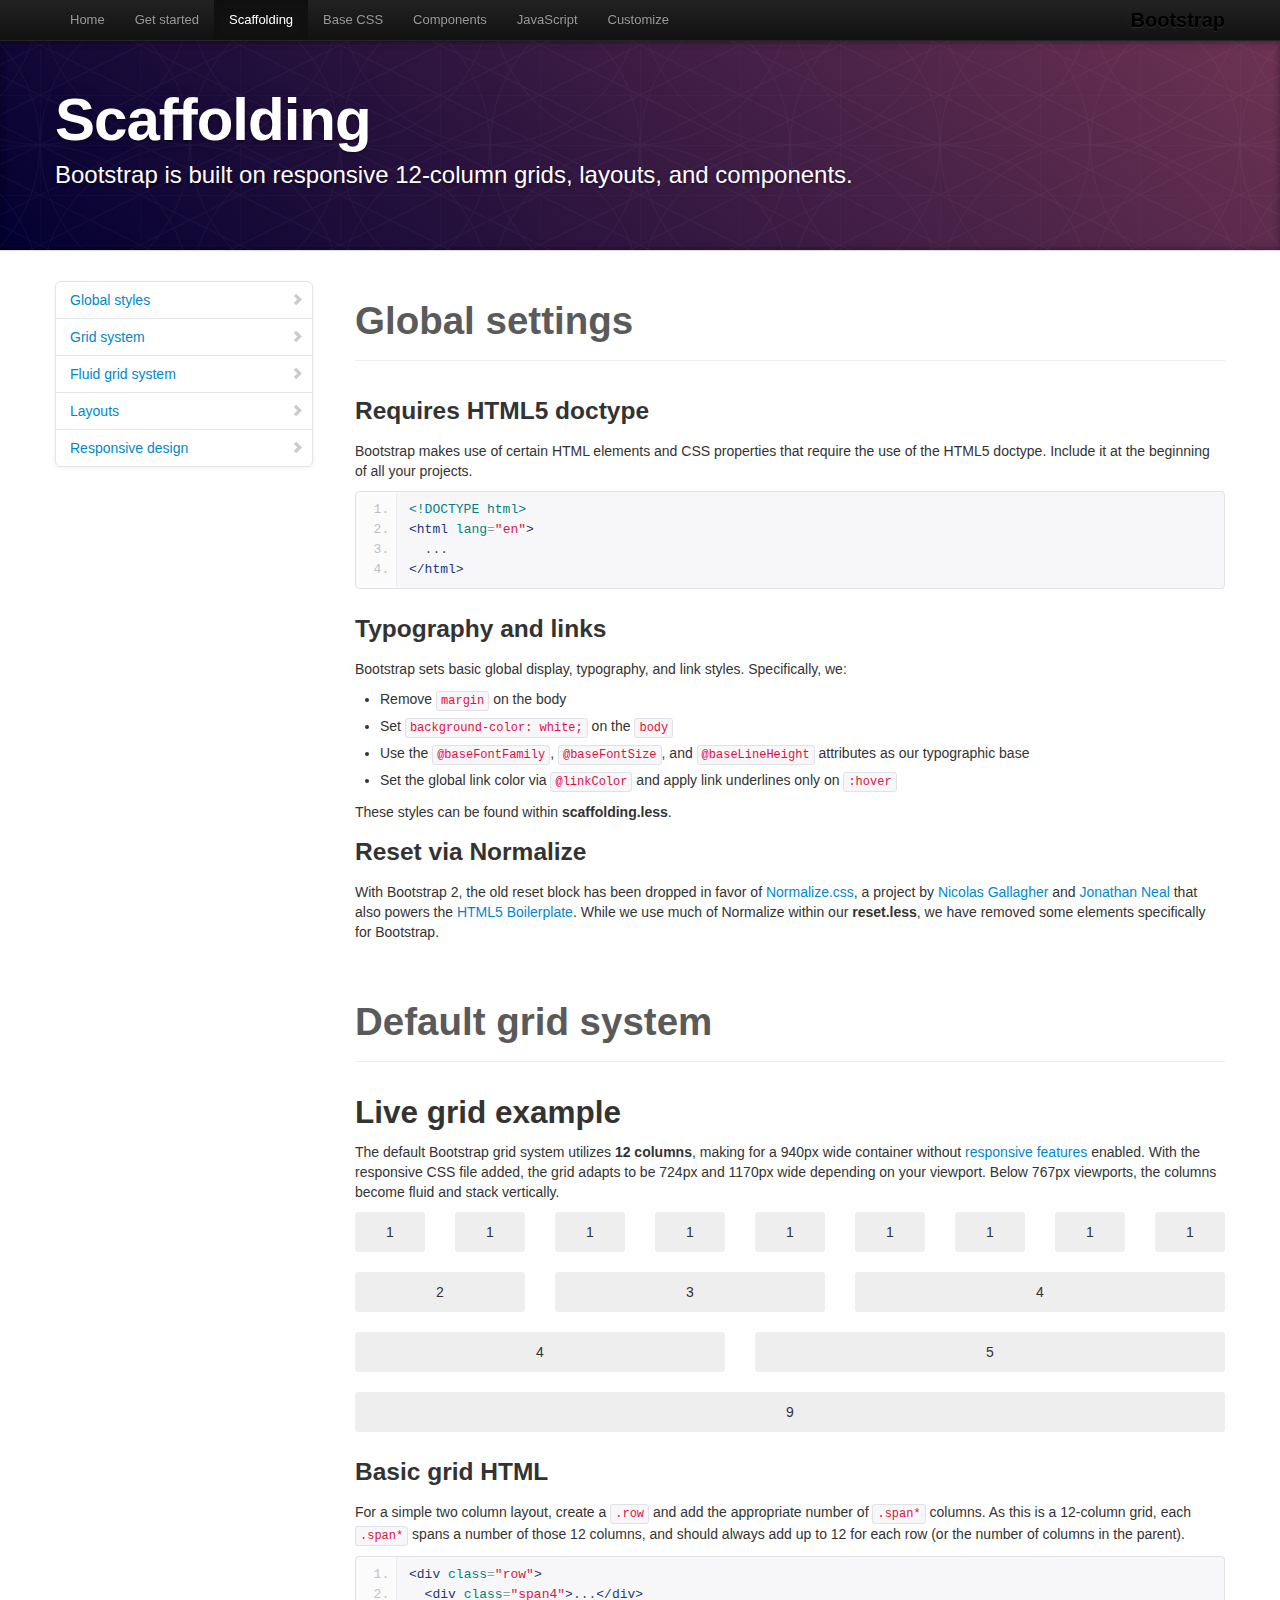
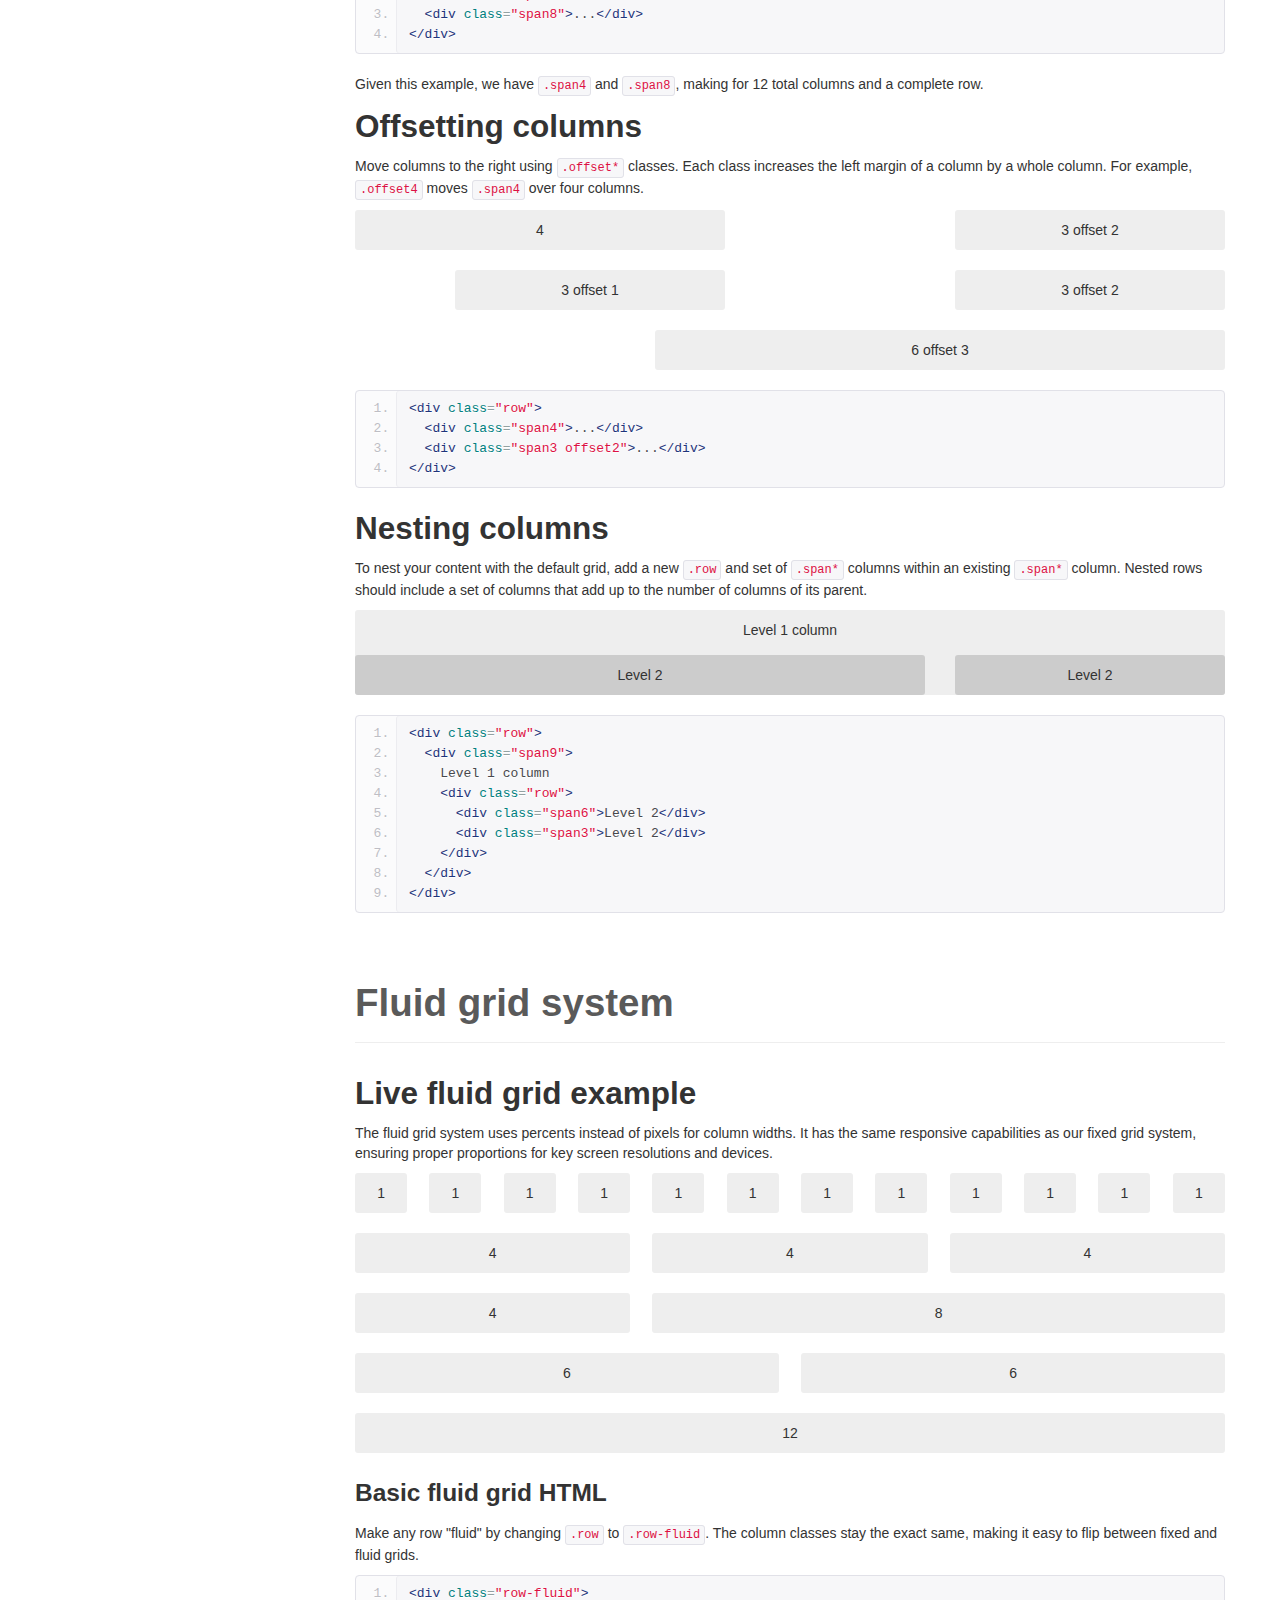
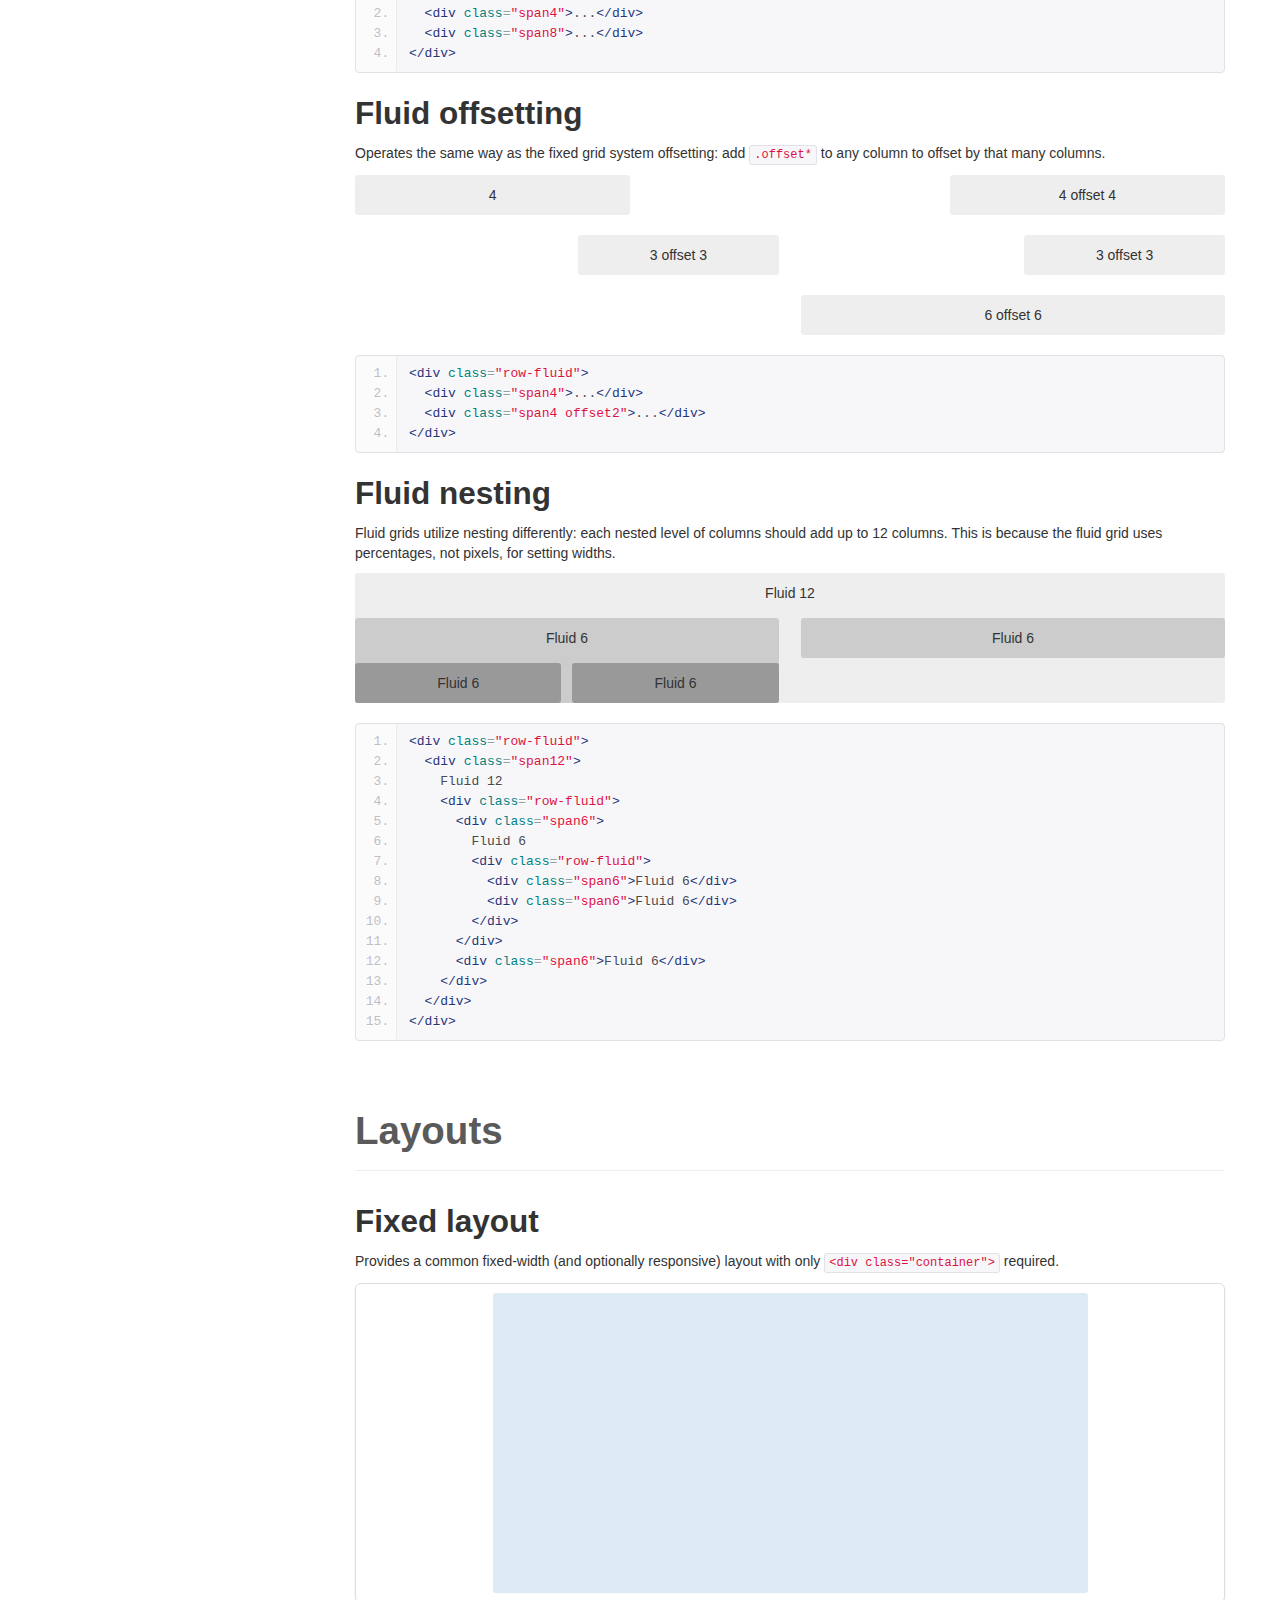
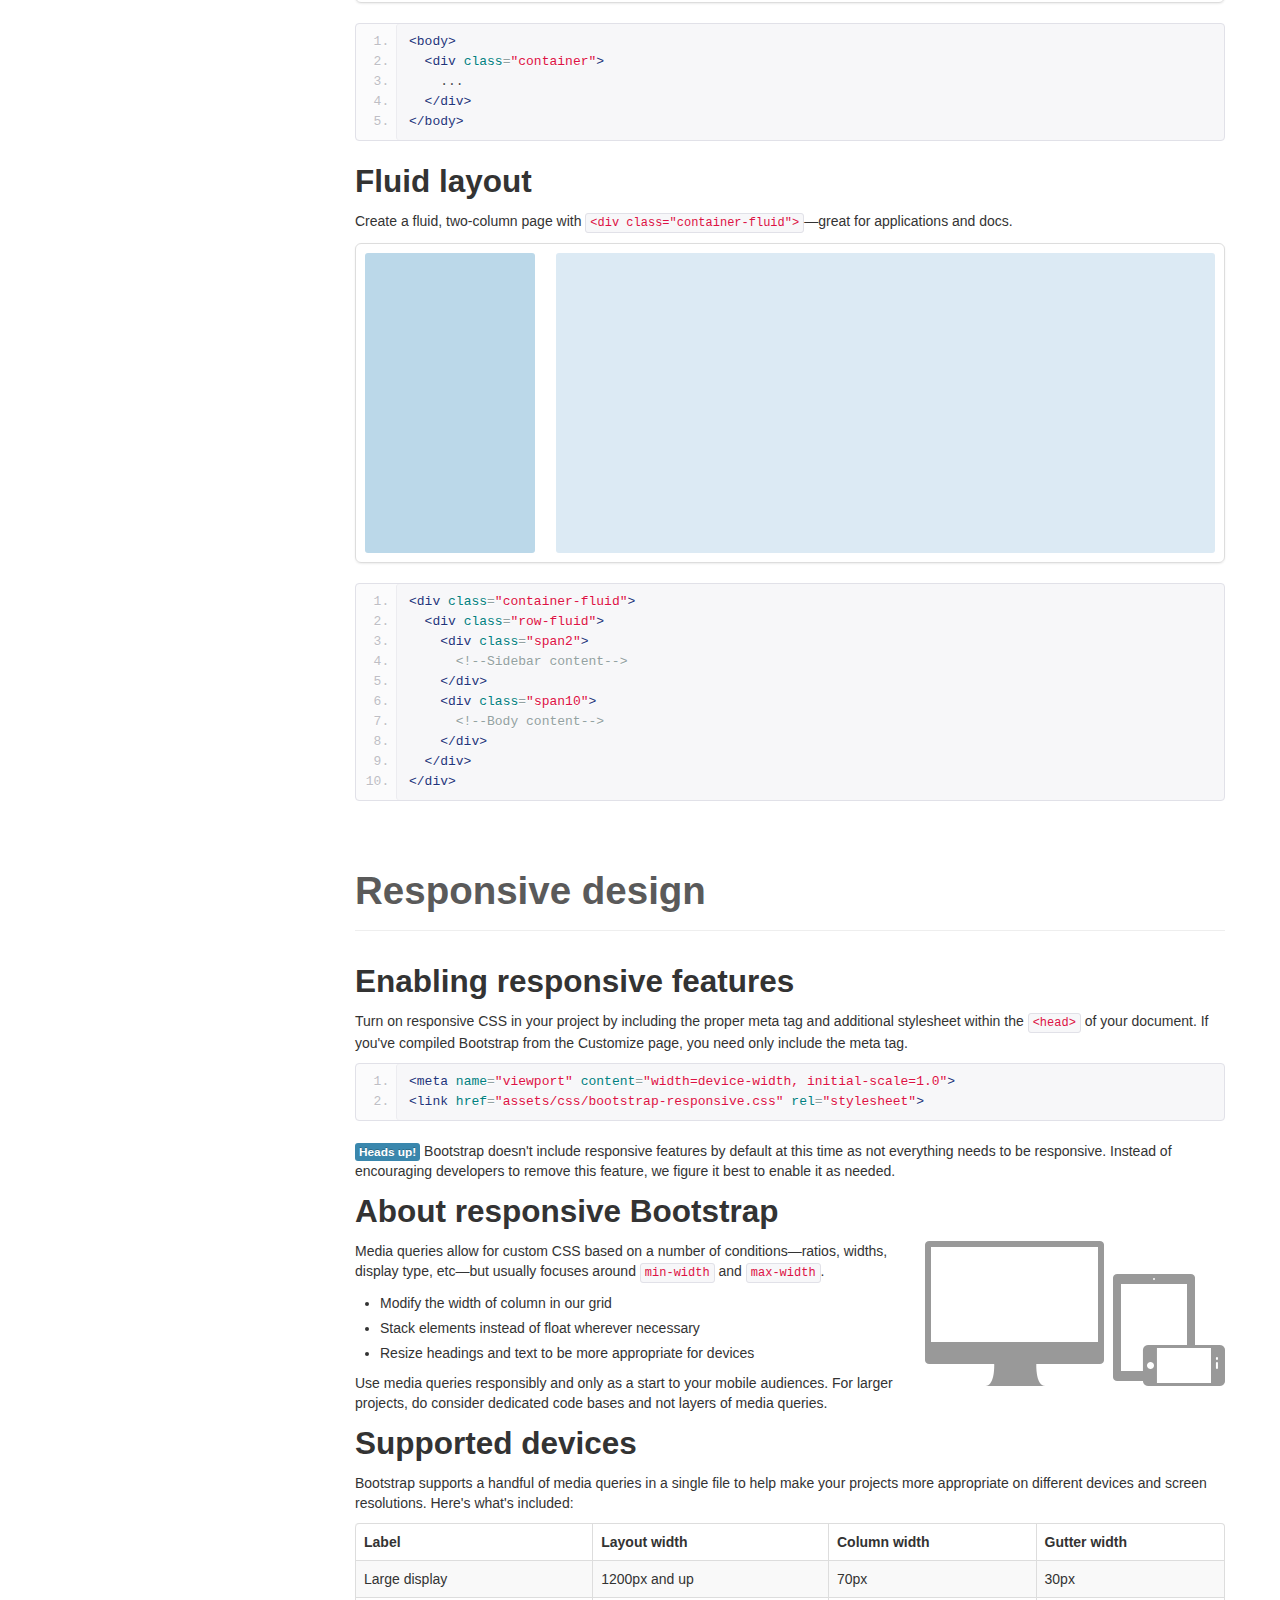
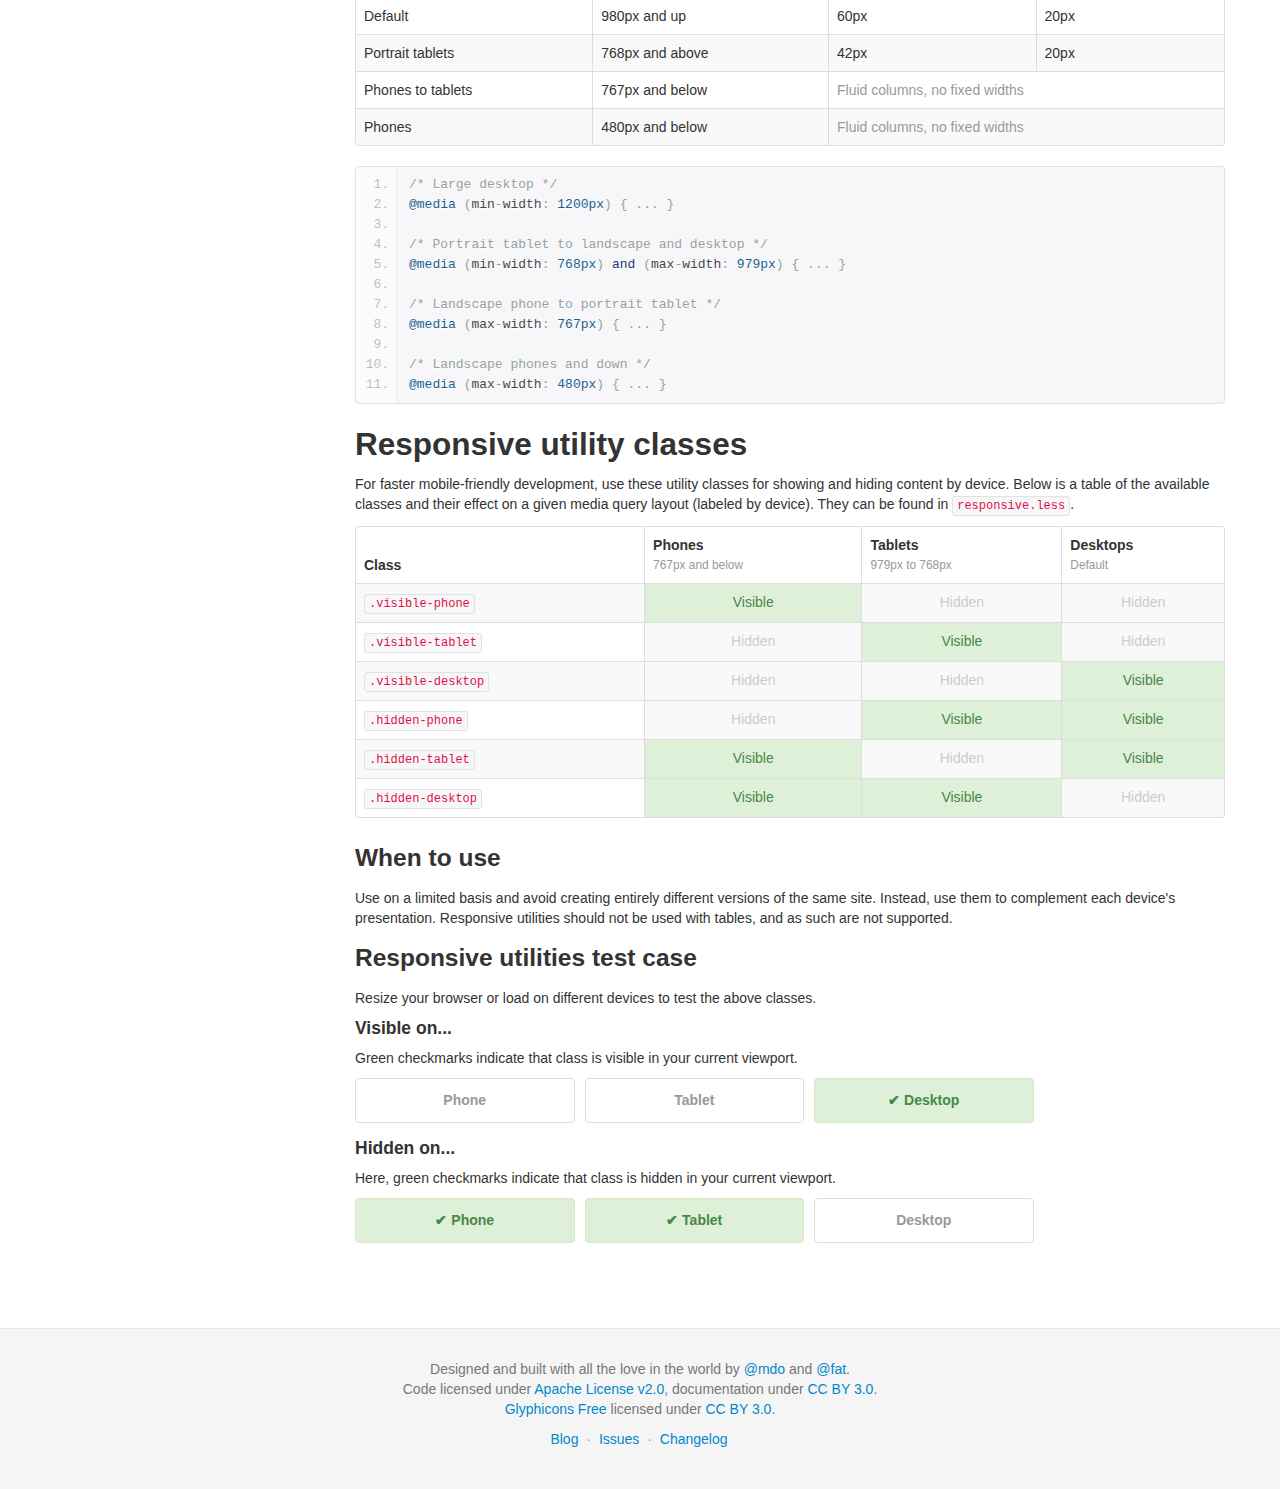
<file: bootstrap/docs/scaffolding.html>
<!DOCTYPE html>
<html lang="en">
  <head>
    <meta charset="utf-8">
    <title>Scaffolding · Bootstrap</title>
    <meta name="viewport" content="width=device-width, initial-scale=1.0">
    <meta name="description" content="">
    <meta name="author" content="">

    <!-- Le styles -->
    <link href="assets/css/bootstrap.css" rel="stylesheet">
    <link href="assets/css/bootstrap-responsive.css" rel="stylesheet">
    <link href="assets/css/docs.css" rel="stylesheet">
    <link href="assets/js/google-code-prettify/prettify.css" rel="stylesheet">

    <!-- Le HTML5 shim, for IE6-8 support of HTML5 elements -->
    <!--[if lt IE 9]>
      <script src="assets/js/html5shiv.js"></script>
    <![endif]-->

    <!-- Le fav and touch icons -->
    <link rel="apple-touch-icon-precomposed" sizes="144x144" href="assets/ico/apple-touch-icon-144-precomposed.png">
    <link rel="apple-touch-icon-precomposed" sizes="114x114" href="assets/ico/apple-touch-icon-114-precomposed.png">
      <link rel="apple-touch-icon-precomposed" sizes="72x72" href="assets/ico/apple-touch-icon-72-precomposed.png">
                    <link rel="apple-touch-icon-precomposed" href="assets/ico/apple-touch-icon-57-precomposed.png">
                                   <link rel="shortcut icon" href="assets/ico/favicon.png">

  </head>

  <body data-spy="scroll" data-target=".bs-docs-sidebar">

    <!-- Navbar
    ================================================== -->
    <div class="navbar navbar-inverse navbar-fixed-top">
      <div class="navbar-inner">
        <div class="container">
          <button type="button" class="btn btn-navbar" data-toggle="collapse" data-target=".nav-collapse">
            <span class="icon-bar"></span>
            <span class="icon-bar"></span>
            <span class="icon-bar"></span>
          </button>
          <a class="brand" href="./index.html">Bootstrap</a>
          <div class="nav-collapse collapse">
            <ul class="nav">
              <li class="">
                <a href="./index.html">Home</a>
              </li>
              <li class="">
                <a href="./getting-started.html">Get started</a>
              </li>
              <li class="active">
                <a href="./scaffolding.html">Scaffolding</a>
              </li>
              <li class="">
                <a href="./base-css.html">Base CSS</a>
              </li>
              <li class="">
                <a href="./components.html">Components</a>
              </li>
              <li class="">
                <a href="./javascript.html">JavaScript</a>
              </li>
              <li class="">
                <a href="./customize.html">Customize</a>
              </li>
            </ul>
          </div>
        </div>
      </div>
    </div>

<!-- Subhead
================================================== -->
<header class="jumbotron subhead" id="overview">
  <div class="container">
    <h1>Scaffolding</h1>
    <p class="lead">Bootstrap is built on responsive 12-column grids, layouts, and components.</p>
  </div>
</header>

  <div class="container">

    <!-- Docs nav
    ================================================== -->
    <div class="row">
      <div class="span3 bs-docs-sidebar">
        <ul class="nav nav-list bs-docs-sidenav">
          <li><a href="#global"><i class="icon-chevron-right"></i> Global styles</a></li>
          <li><a href="#gridSystem"><i class="icon-chevron-right"></i> Grid system</a></li>
          <li><a href="#fluidGridSystem"><i class="icon-chevron-right"></i> Fluid grid system</a></li>
          <li><a href="#layouts"><i class="icon-chevron-right"></i> Layouts</a></li>
          <li><a href="#responsive"><i class="icon-chevron-right"></i> Responsive design</a></li>
        </ul>
      </div>
      <div class="span9">



        <!-- Global Bootstrap settings
        ================================================== -->
        <section id="global">
          <div class="page-header">
            <h1>Global settings</h1>
          </div>

          <h3>Requires HTML5 doctype</h3>
          <p>Bootstrap makes use of certain HTML elements and CSS properties that require the use of the HTML5 doctype. Include it at the beginning of all your projects.</p>
<pre class="prettyprint linenums">
&lt;!DOCTYPE html&gt;
&lt;html lang="en"&gt;
  ...
&lt;/html&gt;
</pre>

          <h3>Typography and links</h3>
          <p>Bootstrap sets basic global display, typography, and link styles. Specifically, we:</p>
          <ul>
            <li>Remove <code>margin</code> on the body</li>
            <li>Set <code>background-color: white;</code> on the <code>body</code></li>
            <li>Use the <code>@baseFontFamily</code>, <code>@baseFontSize</code>, and <code>@baseLineHeight</code> attributes as our typographic base</li>
            <li>Set the global link color via <code>@linkColor</code> and apply link underlines only on <code>:hover</code></li>
          </ul>
          <p>These styles can be found within <strong>scaffolding.less</strong>.</p>

          <h3>Reset via Normalize</h3>
          <p>With Bootstrap 2, the old reset block has been dropped in favor of <a href="http://necolas.github.com/normalize.css/" target="_blank">Normalize.css</a>, a project by <a href="http://twitter.com/necolas" target="_blank">Nicolas Gallagher</a> and <a href="http://twitter.com/jon_neal" target="_blank">Jonathan Neal</a> that also powers the <a href="http://html5boilerplate.com" target="_blank">HTML5 Boilerplate</a>. While we use much of Normalize within our <strong>reset.less</strong>, we have removed some elements specifically for Bootstrap.</p>

        </section>




        <!-- Grid system
        ================================================== -->
        <section id="gridSystem">
          <div class="page-header">
            <h1>Default grid system</h1>
          </div>

          <h2>Live grid example</h2>
          <p>The default Bootstrap grid system utilizes <strong>12 columns</strong>, making for a 940px wide container without <a href="./scaffolding.html#responsive">responsive features</a> enabled. With the responsive CSS file added, the grid adapts to be 724px and 1170px wide depending on your viewport. Below 767px viewports, the columns become fluid and stack vertically.</p>
          <div class="bs-docs-grid">
            <div class="row show-grid">
              <div class="span1">1</div>
              <div class="span1">1</div>
              <div class="span1">1</div>
              <div class="span1">1</div>
              <div class="span1">1</div>
              <div class="span1">1</div>
              <div class="span1">1</div>
              <div class="span1">1</div>
              <div class="span1">1</div>
            </div>
            <div class="row show-grid">
              <div class="span2">2</div>
              <div class="span3">3</div>
              <div class="span4">4</div>
            </div>
            <div class="row show-grid">
              <div class="span4">4</div>
              <div class="span5">5</div>
            </div>
            <div class="row show-grid">
              <div class="span9">9</div>
            </div>
          </div>

          <h3>Basic grid HTML</h3>
          <p>For a simple two column layout, create a <code>.row</code> and add the appropriate number of <code>.span*</code> columns. As this is a 12-column grid, each <code>.span*</code> spans a number of those 12 columns, and should always add up to 12 for each row (or the number of columns in the parent).</p>
<pre class="prettyprint linenums">
&lt;div class="row"&gt;
  &lt;div class="span4"&gt;...&lt;/div&gt;
  &lt;div class="span8"&gt;...&lt;/div&gt;
&lt;/div&gt;
</pre>
          <p>Given this example, we have <code>.span4</code> and <code>.span8</code>, making for 12 total columns and a complete row.</p>

          <h2>Offsetting columns</h2>
          <p>Move columns to the right using <code>.offset*</code> classes. Each class increases the left margin of a column by a whole column. For example, <code>.offset4</code> moves <code>.span4</code> over four columns.</p>
          <div class="bs-docs-grid">
            <div class="row show-grid">
              <div class="span4">4</div>
              <div class="span3 offset2">3 offset 2</div>
            </div><!-- /row -->
            <div class="row show-grid">
              <div class="span3 offset1">3 offset 1</div>
              <div class="span3 offset2">3 offset 2</div>
            </div><!-- /row -->
            <div class="row show-grid">
              <div class="span6 offset3">6 offset 3</div>
            </div><!-- /row -->
          </div>
<pre class="prettyprint linenums">
&lt;div class="row"&gt;
  &lt;div class="span4"&gt;...&lt;/div&gt;
  &lt;div class="span3 offset2"&gt;...&lt;/div&gt;
&lt;/div&gt;
</pre>

          <h2>Nesting columns</h2>
          <p>To nest your content with the default grid, add a new <code>.row</code> and set of <code>.span*</code> columns within an existing <code>.span*</code> column. Nested rows should include a set of columns that add up to the number of columns of its parent.</p>
          <div class="row show-grid">
            <div class="span9">
              Level 1 column
              <div class="row show-grid">
                <div class="span6">
                  Level 2
                </div>
                <div class="span3">
                  Level 2
                </div>
              </div>
            </div>
          </div>
<pre class="prettyprint linenums">
&lt;div class="row"&gt;
  &lt;div class="span9"&gt;
    Level 1 column
    &lt;div class="row"&gt;
      &lt;div class="span6"&gt;Level 2&lt;/div&gt;
      &lt;div class="span3"&gt;Level 2&lt;/div&gt;
    &lt;/div&gt;
  &lt;/div&gt;
&lt;/div&gt;
</pre>
        </section>



        <!-- Fluid grid system
        ================================================== -->
        <section id="fluidGridSystem">
          <div class="page-header">
            <h1>Fluid grid system</h1>
          </div>

          <h2>Live fluid grid example</h2>
          <p>The fluid grid system uses percents instead of pixels for column widths. It has the same responsive capabilities as our fixed grid system, ensuring proper proportions for key screen resolutions and devices.</p>
          <div class="bs-docs-grid">
            <div class="row-fluid show-grid">
              <div class="span1">1</div>
              <div class="span1">1</div>
              <div class="span1">1</div>
              <div class="span1">1</div>
              <div class="span1">1</div>
              <div class="span1">1</div>
              <div class="span1">1</div>
              <div class="span1">1</div>
              <div class="span1">1</div>
              <div class="span1">1</div>
              <div class="span1">1</div>
              <div class="span1">1</div>
            </div>
            <div class="row-fluid show-grid">
              <div class="span4">4</div>
              <div class="span4">4</div>
              <div class="span4">4</div>
            </div>
            <div class="row-fluid show-grid">
              <div class="span4">4</div>
              <div class="span8">8</div>
            </div>
            <div class="row-fluid show-grid">
              <div class="span6">6</div>
              <div class="span6">6</div>
            </div>
            <div class="row-fluid show-grid">
              <div class="span12">12</div>
            </div>
          </div>

          <h3>Basic fluid grid HTML</h3>
          <p>Make any row "fluid" by changing <code>.row</code> to <code>.row-fluid</code>. The column classes stay the exact same, making it easy to flip between fixed and fluid grids.</p>
<pre class="prettyprint linenums">
&lt;div class="row-fluid"&gt;
  &lt;div class="span4"&gt;...&lt;/div&gt;
  &lt;div class="span8"&gt;...&lt;/div&gt;
&lt;/div&gt;
</pre>

          <h2>Fluid offsetting</h2>
          <p>Operates the same way as the fixed grid system offsetting: add <code>.offset*</code> to any column to offset by that many columns.</p>
          <div class="bs-docs-grid">
            <div class="row-fluid show-grid">
              <div class="span4">4</div>
              <div class="span4 offset4">4 offset 4</div>
            </div><!-- /row -->
            <div class="row-fluid show-grid">
              <div class="span3 offset3">3 offset 3</div>
              <div class="span3 offset3">3 offset 3</div>
            </div><!-- /row -->
            <div class="row-fluid show-grid">
              <div class="span6 offset6">6 offset 6</div>
            </div><!-- /row -->
          </div>
<pre class="prettyprint linenums">
&lt;div class="row-fluid"&gt;
  &lt;div class="span4"&gt;...&lt;/div&gt;
  &lt;div class="span4 offset2"&gt;...&lt;/div&gt;
&lt;/div&gt;
</pre>

          <h2>Fluid nesting</h2>
          <p>Fluid grids utilize nesting differently: each nested level of columns should add up to 12 columns. This is because the fluid grid uses percentages, not pixels, for setting widths.</p>
          <div class="row-fluid show-grid">
            <div class="span12">
              Fluid 12
              <div class="row-fluid show-grid">
                <div class="span6">
                  Fluid 6
                  <div class="row-fluid show-grid">
                    <div class="span6">
                      Fluid 6
                    </div>
                    <div class="span6">
                      Fluid 6
                    </div>
                  </div>
                </div>
                <div class="span6">
                  Fluid 6
                </div>
              </div>
            </div>
          </div>
<pre class="prettyprint linenums">
&lt;div class="row-fluid"&gt;
  &lt;div class="span12"&gt;
    Fluid 12
    &lt;div class="row-fluid"&gt;
      &lt;div class="span6"&gt;
        Fluid 6
        &lt;div class="row-fluid"&gt;
          &lt;div class="span6"&gt;Fluid 6&lt;/div&gt;
          &lt;div class="span6"&gt;Fluid 6&lt;/div&gt;
        &lt;/div&gt;
      &lt;/div&gt;
      &lt;div class="span6"&gt;Fluid 6&lt;/div&gt;
    &lt;/div&gt;
  &lt;/div&gt;
&lt;/div&gt;
</pre>

        </section>




        <!-- Layouts (Default and fluid)
        ================================================== -->
        <section id="layouts">
          <div class="page-header">
            <h1>Layouts</h1>
          </div>

          <h2>Fixed layout</h2>
          <p>Provides a common fixed-width (and optionally responsive) layout with only <code>&lt;div class="container"&gt;</code> required.</p>
          <div class="mini-layout">
            <div class="mini-layout-body"></div>
          </div>
<pre class="prettyprint linenums">
&lt;body&gt;
  &lt;div class="container"&gt;
    ...
  &lt;/div&gt;
&lt;/body&gt;
</pre>

          <h2>Fluid layout</h2>
          <p>Create a fluid, two-column page with <code>&lt;div class="container-fluid"&gt;</code>&mdash;great for applications and docs.</p>
          <div class="mini-layout fluid">
            <div class="mini-layout-sidebar"></div>
            <div class="mini-layout-body"></div>
          </div>
<pre class="prettyprint linenums">
&lt;div class="container-fluid"&gt;
  &lt;div class="row-fluid"&gt;
    &lt;div class="span2"&gt;
      &lt;!--Sidebar content--&gt;
    &lt;/div&gt;
    &lt;div class="span10"&gt;
      &lt;!--Body content--&gt;
    &lt;/div&gt;
  &lt;/div&gt;
&lt;/div&gt;
</pre>
        </section>




        <!-- Responsive design
        ================================================== -->
        <section id="responsive">
          <div class="page-header">
            <h1>Responsive design</h1>
          </div>

          <h2>Enabling responsive features</h2>
          <p>Turn on responsive CSS in your project by including the proper meta tag and additional stylesheet within the <code>&lt;head&gt;</code> of your document. If you've compiled Bootstrap from the Customize page, you need only include the meta tag.</p>
<pre class="prettyprint linenums">
&lt;meta name="viewport" content="width=device-width, initial-scale=1.0"&gt;
&lt;link href="assets/css/bootstrap-responsive.css" rel="stylesheet"&gt;
</pre>
          <p><span class="label label-info">Heads up!</span>  Bootstrap doesn't include responsive features by default at this time as not everything needs to be responsive. Instead of encouraging developers to remove this feature, we figure it best to enable it as needed.</p>

          <h2>About responsive Bootstrap</h2>
          <img src="assets/img/responsive-illustrations.png" alt="Responsive devices" style="float: right; margin: 0 0 20px 20px;">
          <p>Media queries allow for custom CSS based on a number of conditions&mdash;ratios, widths, display type, etc&mdash;but usually focuses around <code>min-width</code> and <code>max-width</code>.</p>
          <ul>
            <li>Modify the width of column in our grid</li>
            <li>Stack elements instead of float wherever necessary</li>
            <li>Resize headings and text to be more appropriate for devices</li>
          </ul>
          <p>Use media queries responsibly and only as a start to your mobile audiences. For larger projects, do consider dedicated code bases and not layers of media queries.</p>

          <h2>Supported devices</h2>
          <p>Bootstrap supports a handful of media queries in a single file to help make your projects more appropriate on different devices and screen resolutions. Here's what's included:</p>
          <table class="table table-bordered table-striped">
            <thead>
              <tr>
                <th>Label</th>
                <th>Layout width</th>
                <th>Column width</th>
                <th>Gutter width</th>
              </tr>
            </thead>
            <tbody>
              <tr>
                <td>Large display</td>
                <td>1200px and up</td>
                <td>70px</td>
                <td>30px</td>
              </tr>
              <tr>
                <td>Default</td>
                <td>980px and up</td>
                <td>60px</td>
                <td>20px</td>
              </tr>
              <tr>
                <td>Portrait tablets</td>
                <td>768px and above</td>
                <td>42px</td>
                <td>20px</td>
              </tr>
              <tr>
                <td>Phones to tablets</td>
                <td>767px and below</td>
                <td class="muted" colspan="2">Fluid columns, no fixed widths</td>
              </tr>
              <tr>
                <td>Phones</td>
                <td>480px and below</td>
                <td class="muted" colspan="2">Fluid columns, no fixed widths</td>
              </tr>
            </tbody>
          </table>
<pre class="prettyprint linenums">
/* Large desktop */
@media (min-width: 1200px) { ... }

/* Portrait tablet to landscape and desktop */
@media (min-width: 768px) and (max-width: 979px) { ... }

/* Landscape phone to portrait tablet */
@media (max-width: 767px) { ... }

/* Landscape phones and down */
@media (max-width: 480px) { ... }
</pre>


          <h2>Responsive utility classes</h2>
          <p>For faster mobile-friendly development, use these utility classes for showing and hiding content by device. Below is a table of the available classes and their effect on a given media query layout (labeled by device). They can be found in <code>responsive.less</code>.</p>
          <table class="table table-bordered table-striped responsive-utilities">
            <thead>
              <tr>
                <th>Class</th>
                <th>Phones <small>767px and below</small></th>
                <th>Tablets <small>979px to 768px</small></th>
                <th>Desktops <small>Default</small></th>
              </tr>
            </thead>
            <tbody>
              <tr>
                <th><code>.visible-phone</code></th>
                <td class="is-visible">Visible</td>
                <td class="is-hidden">Hidden</td>
                <td class="is-hidden">Hidden</td>
              </tr>
              <tr>
                <th><code>.visible-tablet</code></th>
                <td class="is-hidden">Hidden</td>
                <td class="is-visible">Visible</td>
                <td class="is-hidden">Hidden</td>
              </tr>
              <tr>
                <th><code>.visible-desktop</code></th>
                <td class="is-hidden">Hidden</td>
                <td class="is-hidden">Hidden</td>
                <td class="is-visible">Visible</td>
              </tr>
              <tr>
                <th><code>.hidden-phone</code></th>
                <td class="is-hidden">Hidden</td>
                <td class="is-visible">Visible</td>
                <td class="is-visible">Visible</td>
              </tr>
              <tr>
                <th><code>.hidden-tablet</code></th>
                <td class="is-visible">Visible</td>
                <td class="is-hidden">Hidden</td>
                <td class="is-visible">Visible</td>
              </tr>
              <tr>
                <th><code>.hidden-desktop</code></th>
                <td class="is-visible">Visible</td>
                <td class="is-visible">Visible</td>
                <td class="is-hidden">Hidden</td>
              </tr>
            </tbody>
          </table>

          <h3>When to use</h3>
          <p>Use on a limited basis and avoid creating entirely different versions of the same site. Instead, use them to complement each device's presentation. Responsive utilities should not be used with tables, and as such are not supported.</p>

          <h3>Responsive utilities test case</h3>
          <p>Resize your browser or load on different devices to test the above classes.</p>
          <h4>Visible on...</h4>
          <p>Green checkmarks indicate that class is visible in your current viewport.</p>
          <ul class="responsive-utilities-test">
            <li>Phone<span class="visible-phone">&#10004; Phone</span></li>
            <li>Tablet<span class="visible-tablet">&#10004; Tablet</span></li>
            <li>Desktop<span class="visible-desktop">&#10004; Desktop</span></li>
          </ul>
          <h4>Hidden on...</h4>
          <p>Here, green checkmarks indicate that class is hidden in your current viewport.</p>
          <ul class="responsive-utilities-test hidden-on">
            <li>Phone<span class="hidden-phone">&#10004; Phone</span></li>
            <li>Tablet<span class="hidden-tablet">&#10004; Tablet</span></li>
            <li>Desktop<span class="hidden-desktop">&#10004; Desktop</span></li>
          </ul>

        </section>



      </div>
    </div>

  </div>



    <!-- Footer
    ================================================== -->
    <footer class="footer">
      <div class="container">
        <p>Designed and built with all the love in the world by <a href="http://twitter.com/mdo" target="_blank">@mdo</a> and <a href="http://twitter.com/fat" target="_blank">@fat</a>.</p>
        <p>Code licensed under <a href="http://www.apache.org/licenses/LICENSE-2.0" target="_blank">Apache License v2.0</a>, documentation under <a href="http://creativecommons.org/licenses/by/3.0/">CC BY 3.0</a>.</p>
        <p><a href="http://glyphicons.com">Glyphicons Free</a> licensed under <a href="http://creativecommons.org/licenses/by/3.0/">CC BY 3.0</a>.</p>
        <ul class="footer-links">
          <li><a href="http://blog.getbootstrap.com">Blog</a></li>
          <li class="muted">&middot;</li>
          <li><a href="https://github.com/twitter/bootstrap/issues?state=open">Issues</a></li>
          <li class="muted">&middot;</li>
          <li><a href="https://github.com/twitter/bootstrap/blob/master/CHANGELOG.md">Changelog</a></li>
        </ul>
      </div>
    </footer>



    <!-- Le javascript
    ================================================== -->
    <!-- Placed at the end of the document so the pages load faster -->
    <script type="text/javascript" src="http://platform.twitter.com/widgets.js"></script>
    <script src="assets/js/jquery.js"></script>
    <script src="assets/js/bootstrap-transition.js"></script>
    <script src="assets/js/bootstrap-alert.js"></script>
    <script src="assets/js/bootstrap-modal.js"></script>
    <script src="assets/js/bootstrap-dropdown.js"></script>
    <script src="assets/js/bootstrap-scrollspy.js"></script>
    <script src="assets/js/bootstrap-tab.js"></script>
    <script src="assets/js/bootstrap-tooltip.js"></script>
    <script src="assets/js/bootstrap-popover.js"></script>
    <script src="assets/js/bootstrap-button.js"></script>
    <script src="assets/js/bootstrap-collapse.js"></script>
    <script src="assets/js/bootstrap-carousel.js"></script>
    <script src="assets/js/bootstrap-typeahead.js"></script>
    <script src="assets/js/bootstrap-affix.js"></script>

    <script src="assets/js/holder/holder.js"></script>
    <script src="assets/js/google-code-prettify/prettify.js"></script>

    <script src="assets/js/application.js"></script>



  </body>
</html>
</file>
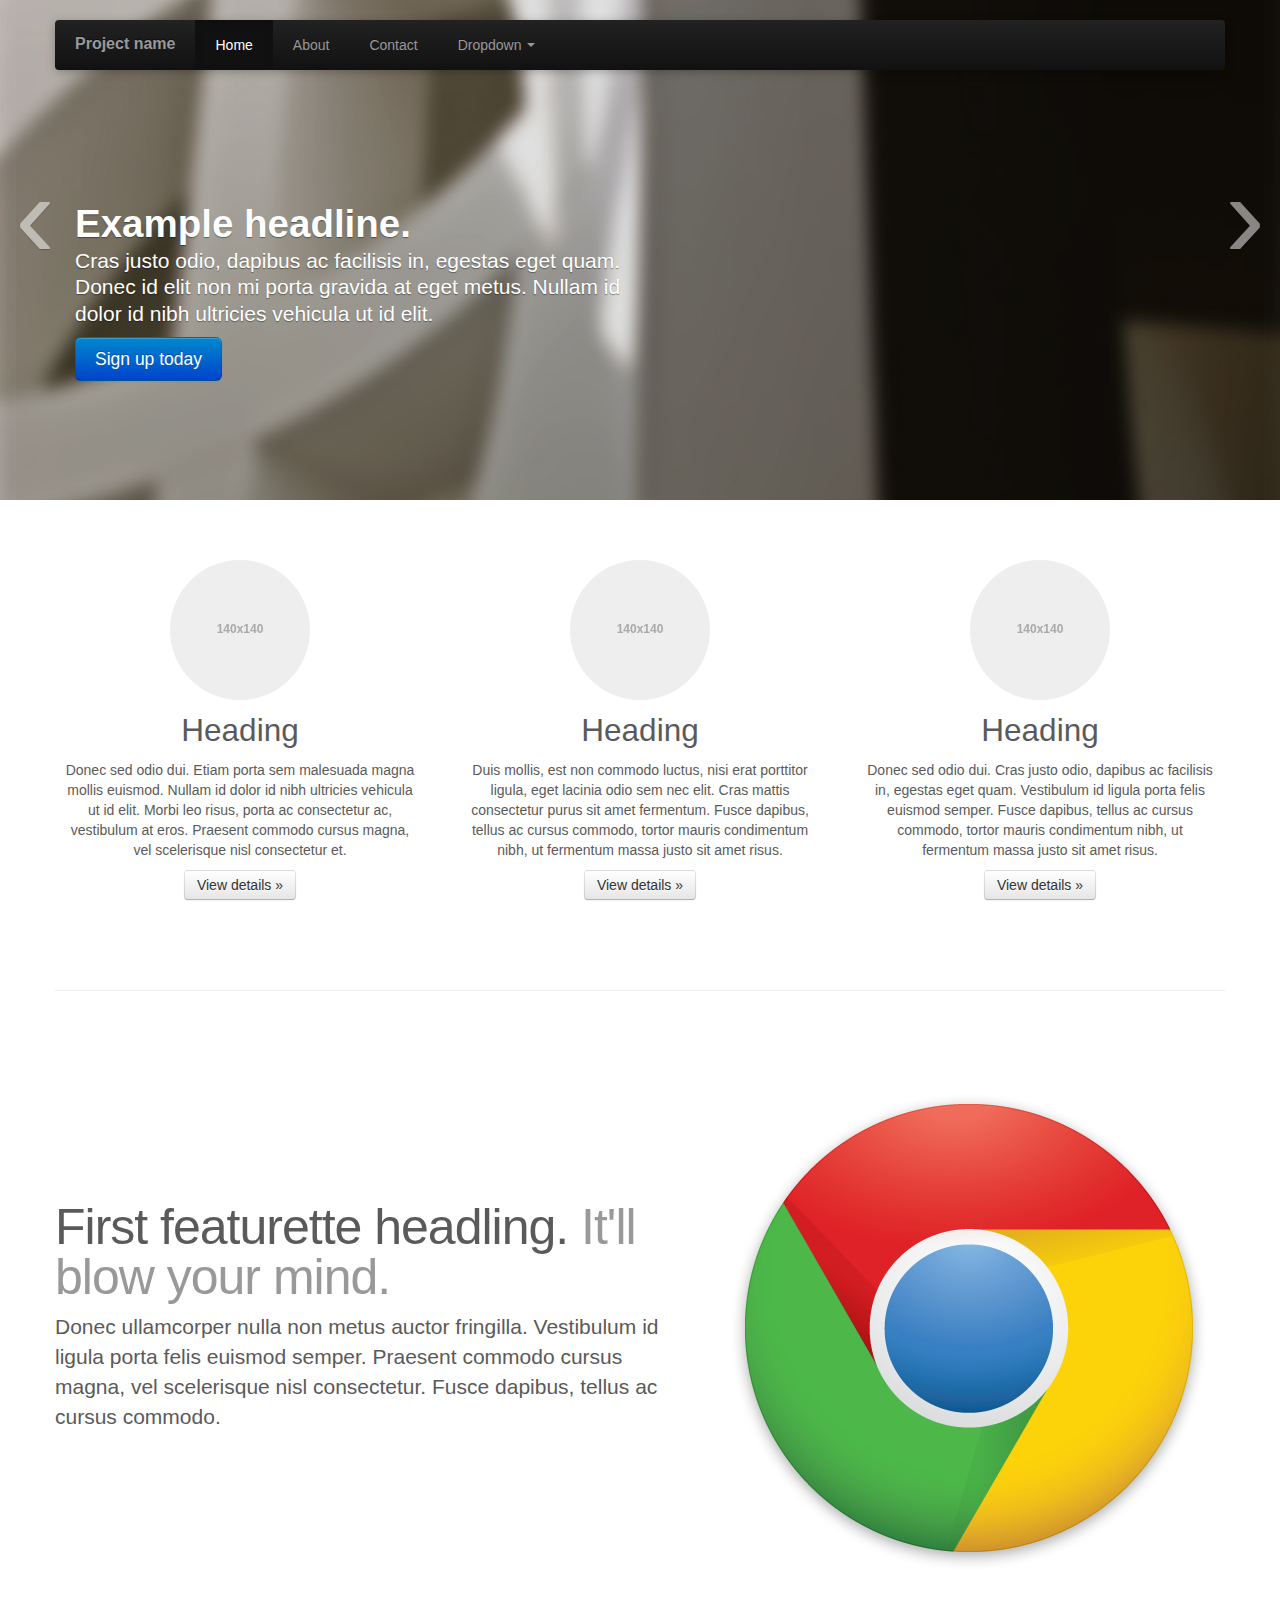
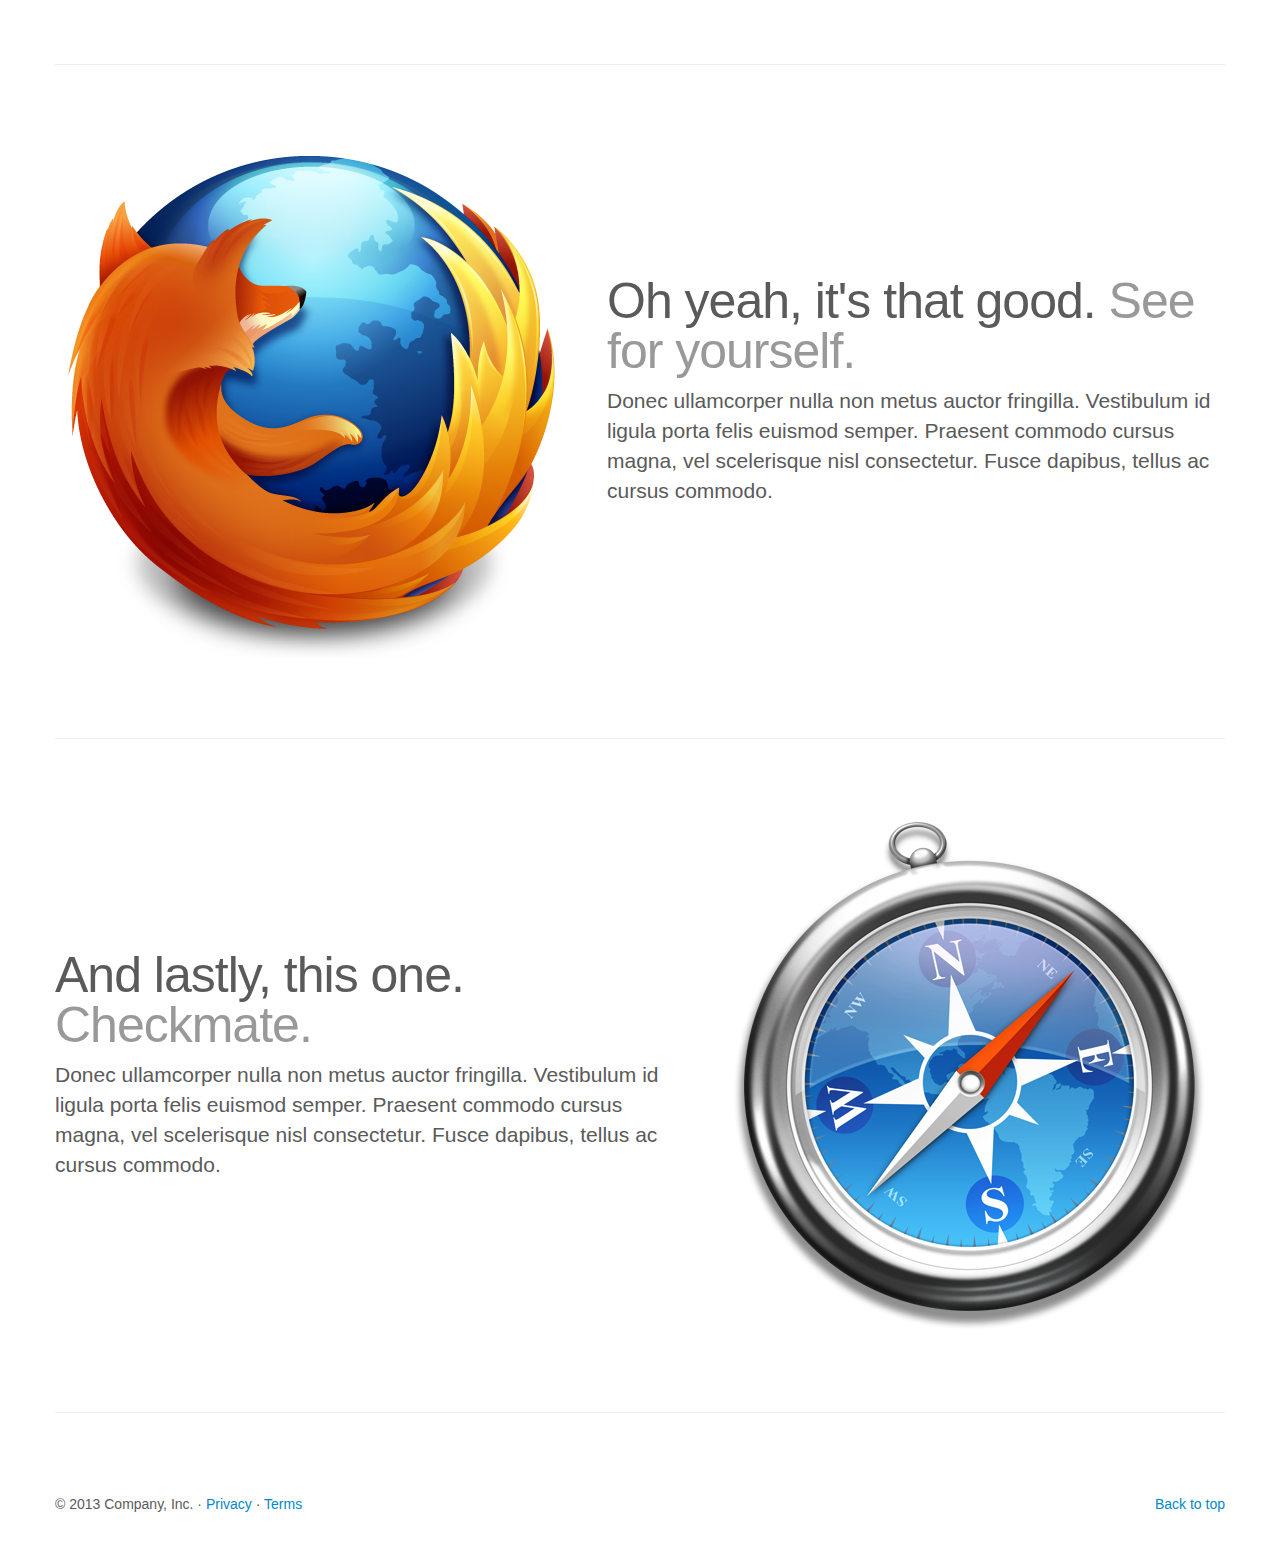
<file: bootstrap/docs/examples/carousel.html>
<!DOCTYPE html>
<html lang="en">
  <head>
    <meta charset="utf-8">
    <title>Carousel Template &middot; Bootstrap</title>
    <meta name="viewport" content="width=device-width, initial-scale=1.0">
    <meta name="description" content="">
    <meta name="author" content="">

    <!-- Le styles -->
    <link href="../assets/css/bootstrap.css" rel="stylesheet">
    <link href="../assets/css/bootstrap-responsive.css" rel="stylesheet">
    <style>

    /* GLOBAL STYLES
    -------------------------------------------------- */
    /* Padding below the footer and lighter body text */

    body {
      padding-bottom: 40px;
      color: #5a5a5a;
    }



    /* CUSTOMIZE THE NAVBAR
    -------------------------------------------------- */

    /* Special class on .container surrounding .navbar, used for positioning it into place. */
    .navbar-wrapper {
      position: absolute;
      top: 0;
      left: 0;
      right: 0;
      z-index: 10;
      margin-top: 20px;
      margin-bottom: -90px; /* Negative margin to pull up carousel. 90px is roughly margins and height of navbar. */
    }
    .navbar-wrapper .navbar {

    }

    /* Remove border and change up box shadow for more contrast */
    .navbar .navbar-inner {
      border: 0;
      -webkit-box-shadow: 0 2px 10px rgba(0,0,0,.25);
         -moz-box-shadow: 0 2px 10px rgba(0,0,0,.25);
              box-shadow: 0 2px 10px rgba(0,0,0,.25);
    }

    /* Downsize the brand/project name a bit */
    .navbar .brand {
      padding: 14px 20px 16px; /* Increase vertical padding to match navbar links */
      font-size: 16px;
      font-weight: bold;
      text-shadow: 0 -1px 0 rgba(0,0,0,.5);
    }

    /* Navbar links: increase padding for taller navbar */
    .navbar .nav > li > a {
      padding: 15px 20px;
    }

    /* Offset the responsive button for proper vertical alignment */
    .navbar .btn-navbar {
      margin-top: 10px;
    }



    /* CUSTOMIZE THE CAROUSEL
    -------------------------------------------------- */

    /* Carousel base class */
    .carousel {
      margin-bottom: 60px;
    }

    .carousel .container {
      position: relative;
      z-index: 9;
    }

    .carousel-control {
      height: 80px;
      margin-top: 0;
      font-size: 120px;
      text-shadow: 0 1px 1px rgba(0,0,0,.4);
      background-color: transparent;
      border: 0;
      z-index: 10;
    }

    .carousel .item {
      height: 500px;
    }
    .carousel img {
      position: absolute;
      top: 0;
      left: 0;
      min-width: 100%;
      height: 500px;
    }

    .carousel-caption {
      background-color: transparent;
      position: static;
      max-width: 550px;
      padding: 0 20px;
      margin-top: 200px;
    }
    .carousel-caption h1,
    .carousel-caption .lead {
      margin: 0;
      line-height: 1.25;
      color: #fff;
      text-shadow: 0 1px 1px rgba(0,0,0,.4);
    }
    .carousel-caption .btn {
      margin-top: 10px;
    }



    /* MARKETING CONTENT
    -------------------------------------------------- */

    /* Center align the text within the three columns below the carousel */
    .marketing .span4 {
      text-align: center;
    }
    .marketing h2 {
      font-weight: normal;
    }
    .marketing .span4 p {
      margin-left: 10px;
      margin-right: 10px;
    }


    /* Featurettes
    ------------------------- */

    .featurette-divider {
      margin: 80px 0; /* Space out the Bootstrap <hr> more */
    }
    .featurette {
      padding-top: 120px; /* Vertically center images part 1: add padding above and below text. */
      overflow: hidden; /* Vertically center images part 2: clear their floats. */
    }
    .featurette-image {
      margin-top: -120px; /* Vertically center images part 3: negative margin up the image the same amount of the padding to center it. */
    }

    /* Give some space on the sides of the floated elements so text doesn't run right into it. */
    .featurette-image.pull-left {
      margin-right: 40px;
    }
    .featurette-image.pull-right {
      margin-left: 40px;
    }

    /* Thin out the marketing headings */
    .featurette-heading {
      font-size: 50px;
      font-weight: 300;
      line-height: 1;
      letter-spacing: -1px;
    }



    /* RESPONSIVE CSS
    -------------------------------------------------- */

    @media (max-width: 979px) {

      .container.navbar-wrapper {
        margin-bottom: 0;
        width: auto;
      }
      .navbar-inner {
        border-radius: 0;
        margin: -20px 0;
      }

      .carousel .item {
        height: 500px;
      }
      .carousel img {
        width: auto;
        height: 500px;
      }

      .featurette {
        height: auto;
        padding: 0;
      }
      .featurette-image.pull-left,
      .featurette-image.pull-right {
        display: block;
        float: none;
        max-width: 40%;
        margin: 0 auto 20px;
      }
    }


    @media (max-width: 767px) {

      .navbar-inner {
        margin: -20px;
      }

      .carousel {
        margin-left: -20px;
        margin-right: -20px;
      }
      .carousel .container {

      }
      .carousel .item {
        height: 300px;
      }
      .carousel img {
        height: 300px;
      }
      .carousel-caption {
        width: 65%;
        padding: 0 70px;
        margin-top: 100px;
      }
      .carousel-caption h1 {
        font-size: 30px;
      }
      .carousel-caption .lead,
      .carousel-caption .btn {
        font-size: 18px;
      }

      .marketing .span4 + .span4 {
        margin-top: 40px;
      }

      .featurette-heading {
        font-size: 30px;
      }
      .featurette .lead {
        font-size: 18px;
        line-height: 1.5;
      }

    }
    </style>

    <!-- HTML5 shim, for IE6-8 support of HTML5 elements -->
    <!--[if lt IE 9]>
      <script src="../assets/js/html5shiv.js"></script>
    <![endif]-->

    <!-- Fav and touch icons -->
    <link rel="apple-touch-icon-precomposed" sizes="144x144" href="../assets/ico/apple-touch-icon-144-precomposed.png">
    <link rel="apple-touch-icon-precomposed" sizes="114x114" href="../assets/ico/apple-touch-icon-114-precomposed.png">
      <link rel="apple-touch-icon-precomposed" sizes="72x72" href="../assets/ico/apple-touch-icon-72-precomposed.png">
                    <link rel="apple-touch-icon-precomposed" href="../assets/ico/apple-touch-icon-57-precomposed.png">
                                   <link rel="shortcut icon" href="../assets/ico/favicon.png">
  </head>

  <body>



    <!-- NAVBAR
    ================================================== -->
    <div class="navbar-wrapper">
      <!-- Wrap the .navbar in .container to center it within the absolutely positioned parent. -->
      <div class="container">

        <div class="navbar navbar-inverse">
          <div class="navbar-inner">
            <!-- Responsive Navbar Part 1: Button for triggering responsive navbar (not covered in tutorial). Include responsive CSS to utilize. -->
            <button type="button" class="btn btn-navbar" data-toggle="collapse" data-target=".nav-collapse">
              <span class="icon-bar"></span>
              <span class="icon-bar"></span>
              <span class="icon-bar"></span>
            </button>
            <a class="brand" href="#">Project name</a>
            <!-- Responsive Navbar Part 2: Place all navbar contents you want collapsed withing .navbar-collapse.collapse. -->
            <div class="nav-collapse collapse">
              <ul class="nav">
                <li class="active"><a href="#">Home</a></li>
                <li><a href="#about">About</a></li>
                <li><a href="#contact">Contact</a></li>
                <!-- Read about Bootstrap dropdowns at http://twitter.github.com/bootstrap/javascript.html#dropdowns -->
                <li class="dropdown">
                  <a href="#" class="dropdown-toggle" data-toggle="dropdown">Dropdown <b class="caret"></b></a>
                  <ul class="dropdown-menu">
                    <li><a href="#">Action</a></li>
                    <li><a href="#">Another action</a></li>
                    <li><a href="#">Something else here</a></li>
                    <li class="divider"></li>
                    <li class="nav-header">Nav header</li>
                    <li><a href="#">Separated link</a></li>
                    <li><a href="#">One more separated link</a></li>
                  </ul>
                </li>
              </ul>
            </div><!--/.nav-collapse -->
          </div><!-- /.navbar-inner -->
        </div><!-- /.navbar -->

      </div> <!-- /.container -->
    </div><!-- /.navbar-wrapper -->



    <!-- Carousel
    ================================================== -->
    <div id="myCarousel" class="carousel slide">
      <div class="carousel-inner">
        <div class="item active">
          <img src="../assets/img/examples/slide-01.jpg" alt="">
          <div class="container">
            <div class="carousel-caption">
              <h1>Example headline.</h1>
              <p class="lead">Cras justo odio, dapibus ac facilisis in, egestas eget quam. Donec id elit non mi porta gravida at eget metus. Nullam id dolor id nibh ultricies vehicula ut id elit.</p>
              <a class="btn btn-large btn-primary" href="#">Sign up today</a>
            </div>
          </div>
        </div>
        <div class="item">
          <img src="../assets/img/examples/slide-02.jpg" alt="">
          <div class="container">
            <div class="carousel-caption">
              <h1>Another example headline.</h1>
              <p class="lead">Cras justo odio, dapibus ac facilisis in, egestas eget quam. Donec id elit non mi porta gravida at eget metus. Nullam id dolor id nibh ultricies vehicula ut id elit.</p>
              <a class="btn btn-large btn-primary" href="#">Learn more</a>
            </div>
          </div>
        </div>
        <div class="item">
          <img src="../assets/img/examples/slide-03.jpg" alt="">
          <div class="container">
            <div class="carousel-caption">
              <h1>One more for good measure.</h1>
              <p class="lead">Cras justo odio, dapibus ac facilisis in, egestas eget quam. Donec id elit non mi porta gravida at eget metus. Nullam id dolor id nibh ultricies vehicula ut id elit.</p>
              <a class="btn btn-large btn-primary" href="#">Browse gallery</a>
            </div>
          </div>
        </div>
      </div>
      <a class="left carousel-control" href="#myCarousel" data-slide="prev">&lsaquo;</a>
      <a class="right carousel-control" href="#myCarousel" data-slide="next">&rsaquo;</a>
    </div><!-- /.carousel -->



    <!-- Marketing messaging and featurettes
    ================================================== -->
    <!-- Wrap the rest of the page in another container to center all the content. -->

    <div class="container marketing">

      <!-- Three columns of text below the carousel -->
      <div class="row">
        <div class="span4">
          <img class="img-circle" data-src="holder.js/140x140">
          <h2>Heading</h2>
          <p>Donec sed odio dui. Etiam porta sem malesuada magna mollis euismod. Nullam id dolor id nibh ultricies vehicula ut id elit. Morbi leo risus, porta ac consectetur ac, vestibulum at eros. Praesent commodo cursus magna, vel scelerisque nisl consectetur et.</p>
          <p><a class="btn" href="#">View details &raquo;</a></p>
        </div><!-- /.span4 -->
        <div class="span4">
          <img class="img-circle" data-src="holder.js/140x140">
          <h2>Heading</h2>
          <p>Duis mollis, est non commodo luctus, nisi erat porttitor ligula, eget lacinia odio sem nec elit. Cras mattis consectetur purus sit amet fermentum. Fusce dapibus, tellus ac cursus commodo, tortor mauris condimentum nibh, ut fermentum massa justo sit amet risus.</p>
          <p><a class="btn" href="#">View details &raquo;</a></p>
        </div><!-- /.span4 -->
        <div class="span4">
          <img class="img-circle" data-src="holder.js/140x140">
          <h2>Heading</h2>
          <p>Donec sed odio dui. Cras justo odio, dapibus ac facilisis in, egestas eget quam. Vestibulum id ligula porta felis euismod semper. Fusce dapibus, tellus ac cursus commodo, tortor mauris condimentum nibh, ut fermentum massa justo sit amet risus.</p>
          <p><a class="btn" href="#">View details &raquo;</a></p>
        </div><!-- /.span4 -->
      </div><!-- /.row -->


      <!-- START THE FEATURETTES -->

      <hr class="featurette-divider">

      <div class="featurette">
        <img class="featurette-image pull-right" src="../assets/img/examples/browser-icon-chrome.png">
        <h2 class="featurette-heading">First featurette headling. <span class="muted">It'll blow your mind.</span></h2>
        <p class="lead">Donec ullamcorper nulla non metus auctor fringilla. Vestibulum id ligula porta felis euismod semper. Praesent commodo cursus magna, vel scelerisque nisl consectetur. Fusce dapibus, tellus ac cursus commodo.</p>
      </div>

      <hr class="featurette-divider">

      <div class="featurette">
        <img class="featurette-image pull-left" src="../assets/img/examples/browser-icon-firefox.png">
        <h2 class="featurette-heading">Oh yeah, it's that good. <span class="muted">See for yourself.</span></h2>
        <p class="lead">Donec ullamcorper nulla non metus auctor fringilla. Vestibulum id ligula porta felis euismod semper. Praesent commodo cursus magna, vel scelerisque nisl consectetur. Fusce dapibus, tellus ac cursus commodo.</p>
      </div>

      <hr class="featurette-divider">

      <div class="featurette">
        <img class="featurette-image pull-right" src="../assets/img/examples/browser-icon-safari.png">
        <h2 class="featurette-heading">And lastly, this one. <span class="muted">Checkmate.</span></h2>
        <p class="lead">Donec ullamcorper nulla non metus auctor fringilla. Vestibulum id ligula porta felis euismod semper. Praesent commodo cursus magna, vel scelerisque nisl consectetur. Fusce dapibus, tellus ac cursus commodo.</p>
      </div>

      <hr class="featurette-divider">

      <!-- /END THE FEATURETTES -->


      <!-- FOOTER -->
      <footer>
        <p class="pull-right"><a href="#">Back to top</a></p>
        <p>&copy; 2013 Company, Inc. &middot; <a href="#">Privacy</a> &middot; <a href="#">Terms</a></p>
      </footer>

    </div><!-- /.container -->



    <!-- Le javascript
    ================================================== -->
    <!-- Placed at the end of the document so the pages load faster -->
    <script src="../assets/js/jquery.js"></script>
    <script src="../assets/js/bootstrap-transition.js"></script>
    <script src="../assets/js/bootstrap-alert.js"></script>
    <script src="../assets/js/bootstrap-modal.js"></script>
    <script src="../assets/js/bootstrap-dropdown.js"></script>
    <script src="../assets/js/bootstrap-scrollspy.js"></script>
    <script src="../assets/js/bootstrap-tab.js"></script>
    <script src="../assets/js/bootstrap-tooltip.js"></script>
    <script src="../assets/js/bootstrap-popover.js"></script>
    <script src="../assets/js/bootstrap-button.js"></script>
    <script src="../assets/js/bootstrap-collapse.js"></script>
    <script src="../assets/js/bootstrap-carousel.js"></script>
    <script src="../assets/js/bootstrap-typeahead.js"></script>
    <script>
      !function ($) {
        $(function(){
          // carousel demo
          $('#myCarousel').carousel()
        })
      }(window.jQuery)
    </script>
    <script src="../assets/js/holder/holder.js"></script>
  </body>
</html>
</file>
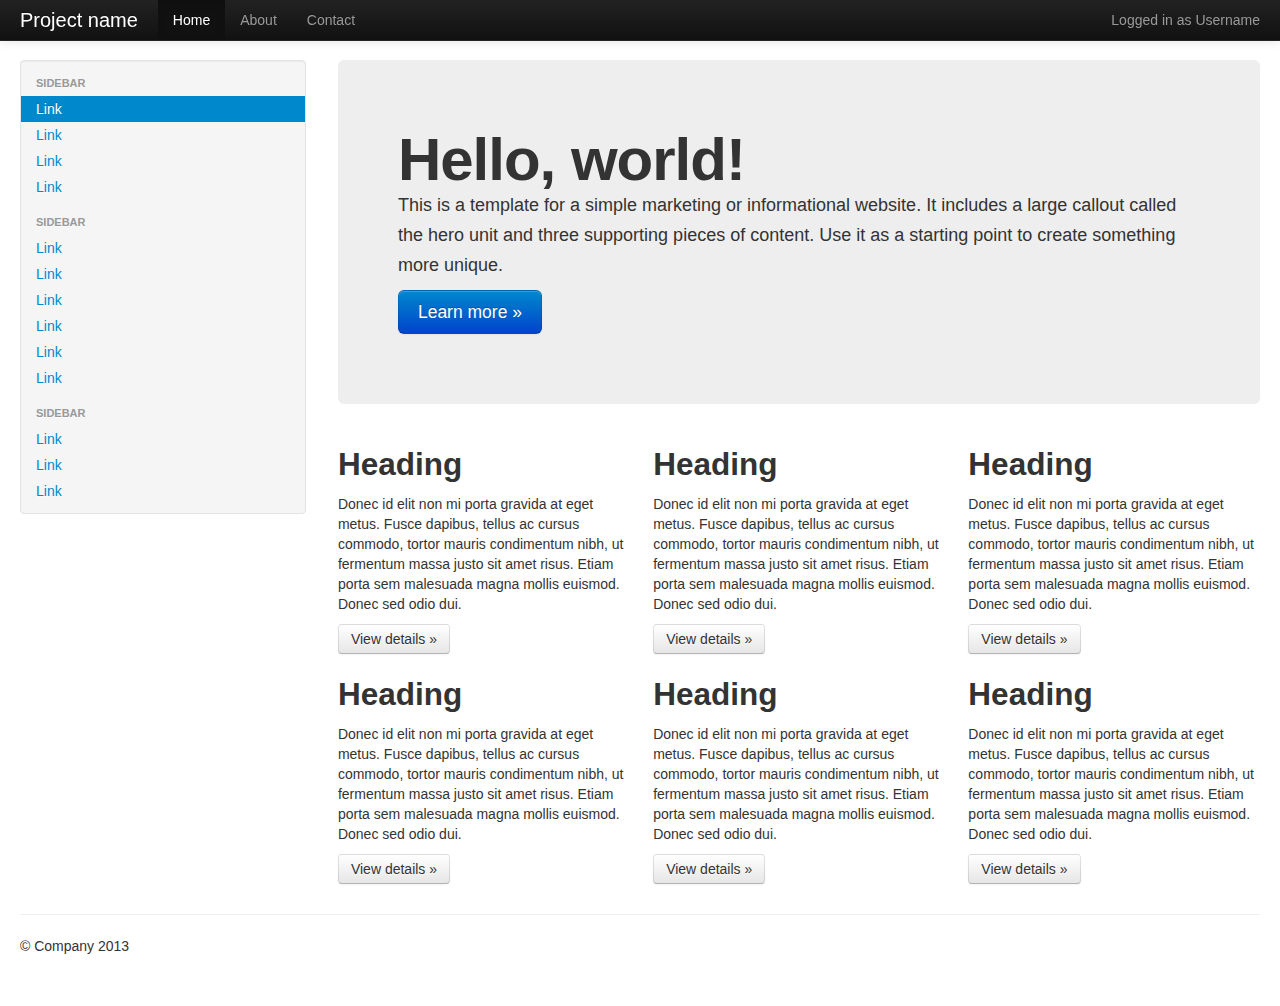
<file: bootstrap/docs/examples/fluid.html>
<!DOCTYPE html>
<html lang="en">
  <head>
    <meta charset="utf-8">
    <title>Bootstrap, from Twitter</title>
    <meta name="viewport" content="width=device-width, initial-scale=1.0">
    <meta name="description" content="">
    <meta name="author" content="">

    <!-- Le styles -->
    <link href="../assets/css/bootstrap.css" rel="stylesheet">
    <style type="text/css">
      body {
        padding-top: 60px;
        padding-bottom: 40px;
      }
      .sidebar-nav {
        padding: 9px 0;
      }

      @media (max-width: 980px) {
        /* Enable use of floated navbar text */
        .navbar-text.pull-right {
          float: none;
          padding-left: 5px;
          padding-right: 5px;
        }
      }
    </style>
    <link href="../assets/css/bootstrap-responsive.css" rel="stylesheet">

    <!-- HTML5 shim, for IE6-8 support of HTML5 elements -->
    <!--[if lt IE 9]>
      <script src="../assets/js/html5shiv.js"></script>
    <![endif]-->

    <!-- Fav and touch icons -->
    <link rel="apple-touch-icon-precomposed" sizes="144x144" href="../assets/ico/apple-touch-icon-144-precomposed.png">
    <link rel="apple-touch-icon-precomposed" sizes="114x114" href="../assets/ico/apple-touch-icon-114-precomposed.png">
      <link rel="apple-touch-icon-precomposed" sizes="72x72" href="../assets/ico/apple-touch-icon-72-precomposed.png">
                    <link rel="apple-touch-icon-precomposed" href="../assets/ico/apple-touch-icon-57-precomposed.png">
                                   <link rel="shortcut icon" href="../assets/ico/favicon.png">
  </head>

  <body>

    <div class="navbar navbar-inverse navbar-fixed-top">
      <div class="navbar-inner">
        <div class="container-fluid">
          <button type="button" class="btn btn-navbar" data-toggle="collapse" data-target=".nav-collapse">
            <span class="icon-bar"></span>
            <span class="icon-bar"></span>
            <span class="icon-bar"></span>
          </button>
          <a class="brand" href="#">Project name</a>
          <div class="nav-collapse collapse">
            <p class="navbar-text pull-right">
              Logged in as <a href="#" class="navbar-link">Username</a>
            </p>
            <ul class="nav">
              <li class="active"><a href="#">Home</a></li>
              <li><a href="#about">About</a></li>
              <li><a href="#contact">Contact</a></li>
            </ul>
          </div><!--/.nav-collapse -->
        </div>
      </div>
    </div>

    <div class="container-fluid">
      <div class="row-fluid">
        <div class="span3">
          <div class="well sidebar-nav">
            <ul class="nav nav-list">
              <li class="nav-header">Sidebar</li>
              <li class="active"><a href="#">Link</a></li>
              <li><a href="#">Link</a></li>
              <li><a href="#">Link</a></li>
              <li><a href="#">Link</a></li>
              <li class="nav-header">Sidebar</li>
              <li><a href="#">Link</a></li>
              <li><a href="#">Link</a></li>
              <li><a href="#">Link</a></li>
              <li><a href="#">Link</a></li>
              <li><a href="#">Link</a></li>
              <li><a href="#">Link</a></li>
              <li class="nav-header">Sidebar</li>
              <li><a href="#">Link</a></li>
              <li><a href="#">Link</a></li>
              <li><a href="#">Link</a></li>
            </ul>
          </div><!--/.well -->
        </div><!--/span-->
        <div class="span9">
          <div class="hero-unit">
            <h1>Hello, world!</h1>
            <p>This is a template for a simple marketing or informational website. It includes a large callout called the hero unit and three supporting pieces of content. Use it as a starting point to create something more unique.</p>
            <p><a href="#" class="btn btn-primary btn-large">Learn more &raquo;</a></p>
          </div>
          <div class="row-fluid">
            <div class="span4">
              <h2>Heading</h2>
              <p>Donec id elit non mi porta gravida at eget metus. Fusce dapibus, tellus ac cursus commodo, tortor mauris condimentum nibh, ut fermentum massa justo sit amet risus. Etiam porta sem malesuada magna mollis euismod. Donec sed odio dui. </p>
              <p><a class="btn" href="#">View details &raquo;</a></p>
            </div><!--/span-->
            <div class="span4">
              <h2>Heading</h2>
              <p>Donec id elit non mi porta gravida at eget metus. Fusce dapibus, tellus ac cursus commodo, tortor mauris condimentum nibh, ut fermentum massa justo sit amet risus. Etiam porta sem malesuada magna mollis euismod. Donec sed odio dui. </p>
              <p><a class="btn" href="#">View details &raquo;</a></p>
            </div><!--/span-->
            <div class="span4">
              <h2>Heading</h2>
              <p>Donec id elit non mi porta gravida at eget metus. Fusce dapibus, tellus ac cursus commodo, tortor mauris condimentum nibh, ut fermentum massa justo sit amet risus. Etiam porta sem malesuada magna mollis euismod. Donec sed odio dui. </p>
              <p><a class="btn" href="#">View details &raquo;</a></p>
            </div><!--/span-->
          </div><!--/row-->
          <div class="row-fluid">
            <div class="span4">
              <h2>Heading</h2>
              <p>Donec id elit non mi porta gravida at eget metus. Fusce dapibus, tellus ac cursus commodo, tortor mauris condimentum nibh, ut fermentum massa justo sit amet risus. Etiam porta sem malesuada magna mollis euismod. Donec sed odio dui. </p>
              <p><a class="btn" href="#">View details &raquo;</a></p>
            </div><!--/span-->
            <div class="span4">
              <h2>Heading</h2>
              <p>Donec id elit non mi porta gravida at eget metus. Fusce dapibus, tellus ac cursus commodo, tortor mauris condimentum nibh, ut fermentum massa justo sit amet risus. Etiam porta sem malesuada magna mollis euismod. Donec sed odio dui. </p>
              <p><a class="btn" href="#">View details &raquo;</a></p>
            </div><!--/span-->
            <div class="span4">
              <h2>Heading</h2>
              <p>Donec id elit non mi porta gravida at eget metus. Fusce dapibus, tellus ac cursus commodo, tortor mauris condimentum nibh, ut fermentum massa justo sit amet risus. Etiam porta sem malesuada magna mollis euismod. Donec sed odio dui. </p>
              <p><a class="btn" href="#">View details &raquo;</a></p>
            </div><!--/span-->
          </div><!--/row-->
        </div><!--/span-->
      </div><!--/row-->

      <hr>

      <footer>
        <p>&copy; Company 2013</p>
      </footer>

    </div><!--/.fluid-container-->

    <!-- Le javascript
    ================================================== -->
    <!-- Placed at the end of the document so the pages load faster -->
    <script src="../assets/js/jquery.js"></script>
    <script src="../assets/js/bootstrap-transition.js"></script>
    <script src="../assets/js/bootstrap-alert.js"></script>
    <script src="../assets/js/bootstrap-modal.js"></script>
    <script src="../assets/js/bootstrap-dropdown.js"></script>
    <script src="../assets/js/bootstrap-scrollspy.js"></script>
    <script src="../assets/js/bootstrap-tab.js"></script>
    <script src="../assets/js/bootstrap-tooltip.js"></script>
    <script src="../assets/js/bootstrap-popover.js"></script>
    <script src="../assets/js/bootstrap-button.js"></script>
    <script src="../assets/js/bootstrap-collapse.js"></script>
    <script src="../assets/js/bootstrap-carousel.js"></script>
    <script src="../assets/js/bootstrap-typeahead.js"></script>

  </body>
</html>
</file>
<file: bootstrap/docs/assets/js/google-code-prettify/prettify.css>
.com { color: #93a1a1; }
.lit { color: #195f91; }
.pun, .opn, .clo { color: #93a1a1; }
.fun { color: #dc322f; }
.str, .atv { color: #D14; }
.kwd, .prettyprint .tag { color: #1e347b; }
.typ, .atn, .dec, .var { color: teal; }
.pln { color: #48484c; }

.prettyprint {
  padding: 8px;
  background-color: #f7f7f9;
  border: 1px solid #e1e1e8;
}
.prettyprint.linenums {
  -webkit-box-shadow: inset 40px 0 0 #fbfbfc, inset 41px 0 0 #ececf0;
     -moz-box-shadow: inset 40px 0 0 #fbfbfc, inset 41px 0 0 #ececf0;
          box-shadow: inset 40px 0 0 #fbfbfc, inset 41px 0 0 #ececf0;
}

/* Specify class=linenums on a pre to get line numbering */
ol.linenums {
  margin: 0 0 0 33px; /* IE indents via margin-left */
}
ol.linenums li {
  padding-left: 12px;
  color: #bebec5;
  line-height: 20px;
  text-shadow: 0 1px 0 #fff;
}
</file>
<file: test/bootswatch.css>
section {
	/* margin-top: 60px;
	padding-top: 100px; */
}

/* index */

.tooltip-inner {
	max-width: 500px;
}

.hero-unit h1,
.hero-unit p {
	margin-bottom: 15px;
}

#footer {
	margin-bottom: 20px;
}

#footer .links a {
	margin-right: 10px;
}

@media (max-width: 767px) {

	section {
		padding-top: 20px;
	}
}

@media (min-width: 768px) and (max-width: 979px) {

	section {
		padding-top: 20px;
	}
}

/* preview */

.subhead {
	padding-bottom: 0;
	margin-bottom: 9px;
}

.subhead h1 {
	font-size: 54px;
}

.subhead > div:first-child {
	min-height: 200px;
}

@media (min-width: 980px) {

	.preview {
		padding-top: 100px;
	}
}

/* subnav */

.subnav {
	margin-bottom: 60px;
	width: 100%;
	height: 36px;
	background-color: black; /* Old browsers */
	color: white;
	border: 1px solid #e5e5e5;
}

.subnav .nav {
	margin-bottom: 0;
}

.subnav .nav > li > a {
	margin: 0;
	padding-top:    11px;
	padding-bottom: 11px;
	border-left: 1px solid #f5f5f5;
	border-right: 1px solid #e5e5e5;
	-webkit-border-radius: 0;
	-moz-border-radius: 0;
	border-radius: 0;
	color: yellow;
}

.subnav .nav > li.active > a,
.subnav .nav > li > a:hover {
	padding-left: 13px;
	background: yellow;
	color: black;
	border-right-color: #ddd;
	border-left: 0;
}

.subnav .nav > .active > a .caret,
.subnav .nav > .active > a:hover .caret {
	border-top-color: #777;
}

.subnav .nav > li:first-child > a,
.subnav .nav > li:first-child > a:hover {
	border-left: 0;
	padding-left: 12px;
	-webkit-border-radius: 4px 0 0 4px;
	-moz-border-radius: 4px 0 0 4px;
	border-radius: 4px 0 0 4px;
}

.subnav .nav > li:last-child > a {
	border-right: 0;
}

.subnav .dropdown-menu {
	-webkit-border-radius: 0 0 4px 4px;
	-moz-border-radius: 0 0 4px 4px;
	border-radius: 0 0 4px 4px;
}

@media (max-width: 767px) {

	.subnav {
		position: static;
		top: auto;
		z-index: auto;
		width: auto;
		height: auto;
		background: #fff; /* whole background property since we use a background-image for gradient */
		-webkit-box-shadow: none;
		-moz-box-shadow: none;
		box-shadow: none;
	}

	.subnav .nav > li {
		float: none;
	}

	.subnav .nav > li > a {
		border: 0;
	}

	.subnav .nav > li + li > a {
		border-top: 1px solid #e5e5e5;
	}

	.subnav .nav > li:first-child > a,
	.subnav .nav > li:first-child > a:hover {
		-webkit-border-radius: 4px 4px 0 0;
		-moz-border-radius: 4px 4px 0 0;
		border-radius: 4px 4px 0 0;
	}
}

@media (min-width: 980px) {

	.subnav-fixed {
		position: fixed;
		top: 40px;
		left: 0;
		right: 0;
		z-index: 1020; /* 10 less than .navbar-fixed to prevent any overlap */
		border-color: #d5d5d5;
		border-width: 0 0 1px; /* drop the border on the fixed edges */
		-webkit-border-radius: 0;
		-moz-border-radius: 0;
		border-radius: 0;
		-webkit-box-shadow: inset 0 1px 0 #fff, 0 1px 5px rgba(0,0,0,.1);
		-moz-box-shadow: inset 0 1px 0 #fff, 0 1px 5px rgba(0,0,0,.1);
		box-shadow: inset 0 1px 0 #fff, 0 1px 5px rgba(0,0,0,.1);
		filter: progid:DXImageTransform.Microsoft.gradient(enabled=false); /* IE6-9 */
	}

	.subnav-fixed .nav {
		width: 938px;
		margin: 0 auto;
		padding: 0 1px;
	}

	.subnav .nav > li:first-child > a,
	.subnav .nav > li:first-child > a:hover {
		-webkit-border-radius: 0;
		-moz-border-radius: 0;
		border-radius: 0;
	}
}

@media (min-width: 1210px) {

	.subnav-fixed .nav {
		width: 1168px; /* 2px less to account for left/right borders being removed when in fixed mode */
	}
}
</file>
<file: bootstrap/docs/assets/css/docs.css>
/* Add additional stylesheets below
-------------------------------------------------- */
/*
  Bootstrap's documentation styles
  Special styles for presenting Bootstrap's documentation and examples
*/



/* Body and structure
-------------------------------------------------- */

body {
  position: relative;
  padding-top: 40px;
}

/* Code in headings */
h3 code {
  font-size: 14px;
  font-weight: normal;
}



/* Tweak navbar brand link to be super sleek
-------------------------------------------------- */

body > .navbar {
  font-size: 13px;
}

/* Change the docs' brand */
body > .navbar .brand {
  padding-right: 0;
  padding-left: 0;
  margin-left: 20px;
  float: right;
  font-weight: bold;
  color: #000;
  text-shadow: 0 1px 0 rgba(255,255,255,.1), 0 0 30px rgba(255,255,255,.125);
  -webkit-transition: all .2s linear;
     -moz-transition: all .2s linear;
          transition: all .2s linear;
}
body > .navbar .brand:hover {
  text-decoration: none;
  text-shadow: 0 1px 0 rgba(255,255,255,.1), 0 0 30px rgba(255,255,255,.4);
}


/* Sections
-------------------------------------------------- */

/* padding for in-page bookmarks and fixed navbar */
section {
  padding-top: 30px;
}
section > .page-header,
section > .lead {
  color: #5a5a5a;
}
section > ul li {
  margin-bottom: 5px;
}

/* Separators (hr) */
.bs-docs-separator {
  margin: 40px 0 39px;
}

/* Faded out hr */
hr.soften {
  height: 1px;
  margin: 70px 0;
  background-image: -webkit-linear-gradient(left, rgba(0,0,0,0), rgba(0,0,0,.1), rgba(0,0,0,0));
  background-image:    -moz-linear-gradient(left, rgba(0,0,0,0), rgba(0,0,0,.1), rgba(0,0,0,0));
  background-image:     -ms-linear-gradient(left, rgba(0,0,0,0), rgba(0,0,0,.1), rgba(0,0,0,0));
  background-image:      -o-linear-gradient(left, rgba(0,0,0,0), rgba(0,0,0,.1), rgba(0,0,0,0));
  border: 0;
}



/* Jumbotrons
-------------------------------------------------- */

/* Base class
------------------------- */
.jumbotron {
  position: relative;
  padding: 40px 0;
  color: #fff;
  text-align: center;
  text-shadow: 0 1px 3px rgba(0,0,0,.4), 0 0 30px rgba(0,0,0,.075);
  background: #020031; /* Old browsers */
  background: -moz-linear-gradient(45deg,  #020031 0%, #6d3353 100%); /* FF3.6+ */
  background: -webkit-gradient(linear, left bottom, right top, color-stop(0%,#020031), color-stop(100%,#6d3353)); /* Chrome,Safari4+ */
  background: -webkit-linear-gradient(45deg,  #020031 0%,#6d3353 100%); /* Chrome10+,Safari5.1+ */
  background: -o-linear-gradient(45deg,  #020031 0%,#6d3353 100%); /* Opera 11.10+ */
  background: -ms-linear-gradient(45deg,  #020031 0%,#6d3353 100%); /* IE10+ */
  background: linear-gradient(45deg,  #020031 0%,#6d3353 100%); /* W3C */
  filter: progid:DXImageTransform.Microsoft.gradient( startColorstr='#020031', endColorstr='#6d3353',GradientType=1 ); /* IE6-9 fallback on horizontal gradient */
  -webkit-box-shadow: inset 0 3px 7px rgba(0,0,0,.2), inset 0 -3px 7px rgba(0,0,0,.2);
     -moz-box-shadow: inset 0 3px 7px rgba(0,0,0,.2), inset 0 -3px 7px rgba(0,0,0,.2);
          box-shadow: inset 0 3px 7px rgba(0,0,0,.2), inset 0 -3px 7px rgba(0,0,0,.2);
}
.jumbotron h1 {
  font-size: 80px;
  font-weight: bold;
  letter-spacing: -1px;
  line-height: 1;
}
.jumbotron p {
  font-size: 24px;
  font-weight: 300;
  line-height: 1.25;
  margin-bottom: 30px;
}

/* Link styles (used on .masthead-links as well) */
.jumbotron a {
  color: #fff;
  color: rgba(255,255,255,.5);
  -webkit-transition: all .2s ease-in-out;
     -moz-transition: all .2s ease-in-out;
          transition: all .2s ease-in-out;
}
.jumbotron a:hover {
  color: #fff;
  text-shadow: 0 0 10px rgba(255,255,255,.25);
}

/* Download button */
.masthead .btn {
  padding: 19px 24px;
  font-size: 24px;
  font-weight: 200;
  color: #fff; /* redeclare to override the `.jumbotron a` */
  border: 0;
  -webkit-border-radius: 6px;
     -moz-border-radius: 6px;
          border-radius: 6px;
  -webkit-box-shadow: inset 0 1px 0 rgba(255,255,255,.1), 0 1px 5px rgba(0,0,0,.25);
     -moz-box-shadow: inset 0 1px 0 rgba(255,255,255,.1), 0 1px 5px rgba(0,0,0,.25);
          box-shadow: inset 0 1px 0 rgba(255,255,255,.1), 0 1px 5px rgba(0,0,0,.25);
  -webkit-transition: none;
     -moz-transition: none;
          transition: none;
}
.masthead .btn:hover {
  -webkit-box-shadow: inset 0 1px 0 rgba(255,255,255,.1), 0 1px 5px rgba(0,0,0,.25);
     -moz-box-shadow: inset 0 1px 0 rgba(255,255,255,.1), 0 1px 5px rgba(0,0,0,.25);
          box-shadow: inset 0 1px 0 rgba(255,255,255,.1), 0 1px 5px rgba(0,0,0,.25);
}
.masthead .btn:active {
  -webkit-box-shadow: inset 0 2px 4px rgba(0,0,0,.1), 0 1px 0 rgba(255,255,255,.1);
     -moz-box-shadow: inset 0 2px 4px rgba(0,0,0,.1), 0 1px 0 rgba(255,255,255,.1);
          box-shadow: inset 0 2px 4px rgba(0,0,0,.1), 0 1px 0 rgba(255,255,255,.1);
}


/* Pattern overlay
------------------------- */
.jumbotron .container {
  position: relative;
  z-index: 2;
}
.jumbotron:after {
  content: '';
  display: block;
  position: absolute;
  top: 0;
  right: 0;
  bottom: 0;
  left: 0;
  background: url(../img/bs-docs-masthead-pattern.png) repeat center center;
  opacity: .4;
}
@media
only screen and (-webkit-min-device-pixel-ratio: 2),
only screen and (   min--moz-device-pixel-ratio: 2),
only screen and (     -o-min-device-pixel-ratio: 2/1) {

  .jumbotron:after {
    background-size: 150px 150px;
  }

}

/* Masthead (docs home)
------------------------- */
.masthead {
  padding: 70px 0 80px;
  margin-bottom: 0;
  color: #fff;
}
.masthead h1 {
  font-size: 120px;
  line-height: 1;
  letter-spacing: -2px;
}
.masthead p {
  font-size: 40px;
  font-weight: 200;
  line-height: 1.25;
}

/* Textual links in masthead */
.masthead-links {
  margin: 0;
  list-style: none;
}
.masthead-links li {
  display: inline;
  padding: 0 10px;
  color: rgba(255,255,255,.25);
}

/* Social proof buttons from GitHub & Twitter */
.bs-docs-social {
  padding: 15px 0;
  text-align: center;
  background-color: #f5f5f5;
  border-top: 1px solid #fff;
  border-bottom: 1px solid #ddd;
}

/* Quick links on Home */
.bs-docs-social-buttons {
  margin-left: 0;
  margin-bottom: 0;
  padding-left: 0;
  list-style: none;
}
.bs-docs-social-buttons li {
  display: inline-block;
  padding: 5px 8px;
  line-height: 1;
  *display: inline;
  *zoom: 1;
}

/* Subhead (other pages)
------------------------- */
.subhead {
  text-align: left;
  border-bottom: 1px solid #ddd;
}
.subhead h1 {
  font-size: 60px;
}
.subhead p {
  margin-bottom: 20px;
}
.subhead .navbar {
  display: none;
}



/* Marketing section of Overview
-------------------------------------------------- */

.marketing {
  text-align: center;
  color: #5a5a5a;
}
.marketing h1 {
  margin: 60px 0 10px;
  font-size: 60px;
  font-weight: 200;
  line-height: 1;
  letter-spacing: -1px;
}
.marketing h2 {
  font-weight: 200;
  margin-bottom: 5px;
}
.marketing p {
  font-size: 16px;
  line-height: 1.5;
}
.marketing .marketing-byline {
  margin-bottom: 40px;
  font-size: 20px;
  font-weight: 300;
  line-height: 1.25;
  color: #999;
}
.marketing-img {
  display: block;
  margin: 0 auto 30px;
  max-height: 145px;
}



/* Footer
-------------------------------------------------- */

.footer {
  text-align: center;
  padding: 30px 0;
  margin-top: 70px;
  border-top: 1px solid #e5e5e5;
  background-color: #f5f5f5;
}
.footer p {
  margin-bottom: 0;
  color: #777;
}
.footer-links {
  margin: 10px 0;
}
.footer-links li {
  display: inline;
  padding: 0 2px;
}
.footer-links li:first-child {
  padding-left: 0;
}



/* Special grid styles
-------------------------------------------------- */

.show-grid {
  margin-top: 10px;
  margin-bottom: 20px;
}
.show-grid [class*="span"] {
  background-color: #eee;
  text-align: center;
  -webkit-border-radius: 3px;
     -moz-border-radius: 3px;
          border-radius: 3px;
  min-height: 40px;
  line-height: 40px;
}
.show-grid [class*="span"]:hover {
  background-color: #ddd;
}
.show-grid .show-grid {
  margin-top: 0;
  margin-bottom: 0;
}
.show-grid .show-grid [class*="span"] {
  margin-top: 5px;
}
.show-grid [class*="span"] [class*="span"] {
  background-color: #ccc;
}
.show-grid [class*="span"] [class*="span"] [class*="span"] {
  background-color: #999;
}



/* Mini layout previews
-------------------------------------------------- */
.mini-layout {
  border: 1px solid #ddd;
  -webkit-border-radius: 6px;
     -moz-border-radius: 6px;
          border-radius: 6px;
  -webkit-box-shadow: 0 1px 2px rgba(0,0,0,.075);
     -moz-box-shadow: 0 1px 2px rgba(0,0,0,.075);
          box-shadow: 0 1px 2px rgba(0,0,0,.075);
}
.mini-layout,
.mini-layout .mini-layout-body,
.mini-layout.fluid .mini-layout-sidebar {
  height: 300px;
}
.mini-layout {
  margin-bottom: 20px;
  padding: 9px;
}
.mini-layout div {
  -webkit-border-radius: 3px;
     -moz-border-radius: 3px;
          border-radius: 3px;
}
.mini-layout .mini-layout-body {
  background-color: #dceaf4;
  margin: 0 auto;
  width: 70%;
}
.mini-layout.fluid .mini-layout-sidebar,
.mini-layout.fluid .mini-layout-header,
.mini-layout.fluid .mini-layout-body {
  float: left;
}
.mini-layout.fluid .mini-layout-sidebar {
  background-color: #bbd8e9;
  width: 20%;
}
.mini-layout.fluid .mini-layout-body {
  width: 77.5%;
  margin-left: 2.5%;
}



/* Download page
-------------------------------------------------- */

.download .page-header {
  margin-top: 36px;
}
.page-header .toggle-all {
  margin-top: 5px;
}

/* Space out h3s when following a section */
.download h3 {
  margin-bottom: 5px;
}
.download-builder input + h3,
.download-builder .checkbox + h3 {
  margin-top: 9px;
}

/* Fields for variables */
.download-builder input[type=text] {
  margin-bottom: 9px;
  font-family: Menlo, Monaco, "Courier New", monospace;
  font-size: 12px;
  color: #d14;
}
.download-builder input[type=text]:focus {
  background-color: #fff;
}

/* Custom, larger checkbox labels */
.download .checkbox {
  padding: 6px 10px 6px 25px;
  font-size: 13px;
  line-height: 18px;
  color: #555;
  background-color: #f9f9f9;
  -webkit-border-radius: 3px;
     -moz-border-radius: 3px;
          border-radius: 3px;
  cursor: pointer;
}
.download .checkbox:hover {
  color: #333;
  background-color: #f5f5f5;
}
.download .checkbox small {
  font-size: 12px;
  color: #777;
}

/* Variables section */
#variables label {
  margin-bottom: 0;
}

/* Giant download button */
.download-btn {
  margin: 36px 0 108px;
}
#download p,
#download h4 {
  max-width: 50%;
  margin: 0 auto;
  color: #999;
  text-align: center;
}
#download h4 {
  margin-bottom: 0;
}
#download p {
  margin-bottom: 18px;
}
.download-btn .btn {
  display: block;
  width: auto;
  padding: 19px 24px;
  margin-bottom: 27px;
  font-size: 30px;
  line-height: 1;
  text-align: center;
  -webkit-border-radius: 6px;
     -moz-border-radius: 6px;
          border-radius: 6px;
}



/* Misc
-------------------------------------------------- */

/* Make tables spaced out a bit more */
h2 + table,
h3 + table,
h4 + table,
h2 + .row {
  margin-top: 5px;
}

/* Example sites showcase */
.example-sites {
  xmargin-left: 20px;
}
.example-sites img {
  max-width: 100%;
  margin: 0 auto;
}

.scrollspy-example {
  height: 200px;
  overflow: auto;
  position: relative;
}


/* Fake the :focus state to demo it */
.focused {
  border-color: rgba(82,168,236,.8);
  -webkit-box-shadow: inset 0 1px 3px rgba(0,0,0,.1), 0 0 8px rgba(82,168,236,.6);
     -moz-box-shadow: inset 0 1px 3px rgba(0,0,0,.1), 0 0 8px rgba(82,168,236,.6);
          box-shadow: inset 0 1px 3px rgba(0,0,0,.1), 0 0 8px rgba(82,168,236,.6);
  outline: 0;
}

/* For input sizes, make them display block */
.docs-input-sizes select,
.docs-input-sizes input[type=text] {
  display: block;
  margin-bottom: 9px;
}

/* Icons
------------------------- */
.the-icons {
  margin-left: 0;
  list-style: none;
}
.the-icons li {
  float: left;
  width: 25%;
  line-height: 25px;
}
.the-icons i:hover {
  background-color: rgba(255,0,0,.25);
}

/* Example page
------------------------- */
.bootstrap-examples h4 {
  margin: 10px 0 5px;
}
.bootstrap-examples p {
  font-size: 13px;
  line-height: 18px;
}
.bootstrap-examples .thumbnail {
  margin-bottom: 9px;
  background-color: #fff;
}



/* Bootstrap code examples
-------------------------------------------------- */

/* Base class */
.bs-docs-example {
  position: relative;
  margin: 15px 0;
  padding: 39px 19px 14px;
  *padding-top: 19px;
  background-color: #fff;
  border: 1px solid #ddd;
  -webkit-border-radius: 4px;
     -moz-border-radius: 4px;
          border-radius: 4px;
}

/* Echo out a label for the example */
.bs-docs-example:after {
  content: "Example";
  position: absolute;
  top: -1px;
  left: -1px;
  padding: 3px 7px;
  font-size: 12px;
  font-weight: bold;
  background-color: #f5f5f5;
  border: 1px solid #ddd;
  color: #9da0a4;
  -webkit-border-radius: 4px 0 4px 0;
     -moz-border-radius: 4px 0 4px 0;
          border-radius: 4px 0 4px 0;
}

/* Remove spacing between an example and it's code */
.bs-docs-example + .prettyprint {
  margin-top: -20px;
  padding-top: 15px;
}

/* Tweak examples
------------------------- */
.bs-docs-example > p:last-child {
  margin-bottom: 0;
}
.bs-docs-example .table,
.bs-docs-example .progress,
.bs-docs-example .well,
.bs-docs-example .alert,
.bs-docs-example .hero-unit,
.bs-docs-example .pagination,
.bs-docs-example .navbar,
.bs-docs-example > .nav,
.bs-docs-example blockquote {
  margin-bottom: 5px;
}
.bs-docs-example .pagination {
  margin-top: 0;
}
.bs-navbar-top-example,
.bs-navbar-bottom-example {
  z-index: 1;
  padding: 0;
  height: 90px;
  overflow: hidden; /* cut the drop shadows off */
}
.bs-navbar-top-example .navbar-fixed-top,
.bs-navbar-bottom-example .navbar-fixed-bottom {
  margin-left: 0;
  margin-right: 0;
}
.bs-navbar-top-example {
  -webkit-border-radius: 0 0 4px 4px;
     -moz-border-radius: 0 0 4px 4px;
          border-radius: 0 0 4px 4px;
}
.bs-navbar-top-example:after {
  top: auto;
  bottom: -1px;
  -webkit-border-radius: 0 4px 0 4px;
     -moz-border-radius: 0 4px 0 4px;
          border-radius: 0 4px 0 4px;
}
.bs-navbar-bottom-example {
  -webkit-border-radius: 4px 4px 0 0;
     -moz-border-radius: 4px 4px 0 0;
          border-radius: 4px 4px 0 0;
}
.bs-navbar-bottom-example .navbar {
  margin-bottom: 0;
}
form.bs-docs-example {
  padding-bottom: 19px;
}

/* Images */
.bs-docs-example-images img {
  margin: 10px;
  display: inline-block;
}

/* Tooltips */
.bs-docs-tooltip-examples {
  text-align: center;
  margin: 0 0 10px;
  list-style: none;
}
.bs-docs-tooltip-examples li {
  display: inline;
  padding: 0 10px;
}

/* Popovers */
.bs-docs-example-popover {
  padding-bottom: 24px;
  background-color: #f9f9f9;
}
.bs-docs-example-popover .popover {
  position: relative;
  display: block;
  float: left;
  width: 260px;
  margin: 20px;
}

/* Dropdowns */
.bs-docs-example-submenus {
  min-height: 180px;
}
.bs-docs-example-submenus > .pull-left + .pull-left {
  margin-left: 20px;
}
.bs-docs-example-submenus .dropup > .dropdown-menu,
.bs-docs-example-submenus .dropdown > .dropdown-menu {
  display: block;
  position: static;
  margin-bottom: 5px;
  *width: 180px;
}



/* Responsive docs
-------------------------------------------------- */

/* Utility classes table
------------------------- */
.responsive-utilities th small {
  display: block;
  font-weight: normal;
  color: #999;
}
.responsive-utilities tbody th {
  font-weight: normal;
}
.responsive-utilities td {
  text-align: center;
}
.responsive-utilities td.is-visible {
  color: #468847;
  background-color: #dff0d8 !important;
}
.responsive-utilities td.is-hidden {
  color: #ccc;
  background-color: #f9f9f9 !important;
}

/* Responsive tests
------------------------- */
.responsive-utilities-test {
  margin-top: 5px;
  margin-left: 0;
  list-style: none;
  overflow: hidden; /* clear floats */
}
.responsive-utilities-test li {
  position: relative;
  float: left;
  width: 25%;
  height: 43px;
  font-size: 14px;
  font-weight: bold;
  line-height: 43px;
  color: #999;
  text-align: center;
  border: 1px solid #ddd;
  -webkit-border-radius: 4px;
     -moz-border-radius: 4px;
          border-radius: 4px;
}
.responsive-utilities-test li + li {
  margin-left: 10px;
}
.responsive-utilities-test span {
  position: absolute;
  top:    -1px;
  left:   -1px;
  right:  -1px;
  bottom: -1px;
  -webkit-border-radius: 4px;
     -moz-border-radius: 4px;
          border-radius: 4px;
}
.responsive-utilities-test span {
  color: #468847;
  background-color: #dff0d8;
  border: 1px solid #d6e9c6;
}



/* Sidenav for Docs
-------------------------------------------------- */

.bs-docs-sidenav {
  width: 228px;
  margin: 30px 0 0;
  padding: 0;
  background-color: #fff;
  -webkit-border-radius: 6px;
     -moz-border-radius: 6px;
          border-radius: 6px;
  -webkit-box-shadow: 0 1px 4px rgba(0,0,0,.065);
     -moz-box-shadow: 0 1px 4px rgba(0,0,0,.065);
          box-shadow: 0 1px 4px rgba(0,0,0,.065);
}
.bs-docs-sidenav > li > a {
  display: block;
  width: 190px \9;
  margin: 0 0 -1px;
  padding: 8px 14px;
  border: 1px solid #e5e5e5;
}
.bs-docs-sidenav > li:first-child > a {
  -webkit-border-radius: 6px 6px 0 0;
     -moz-border-radius: 6px 6px 0 0;
          border-radius: 6px 6px 0 0;
}
.bs-docs-sidenav > li:last-child > a {
  -webkit-border-radius: 0 0 6px 6px;
     -moz-border-radius: 0 0 6px 6px;
          border-radius: 0 0 6px 6px;
}
.bs-docs-sidenav > .active > a {
  position: relative;
  z-index: 2;
  padding: 9px 15px;
  border: 0;
  text-shadow: 0 1px 0 rgba(0,0,0,.15);
  -webkit-box-shadow: inset 1px 0 0 rgba(0,0,0,.1), inset -1px 0 0 rgba(0,0,0,.1);
     -moz-box-shadow: inset 1px 0 0 rgba(0,0,0,.1), inset -1px 0 0 rgba(0,0,0,.1);
          box-shadow: inset 1px 0 0 rgba(0,0,0,.1), inset -1px 0 0 rgba(0,0,0,.1);
}
/* Chevrons */
.bs-docs-sidenav .icon-chevron-right {
  float: right;
  margin-top: 2px;
  margin-right: -6px;
  opacity: .25;
}
.bs-docs-sidenav > li > a:hover {
  background-color: #f5f5f5;
}
.bs-docs-sidenav a:hover .icon-chevron-right {
  opacity: .5;
}
.bs-docs-sidenav .active .icon-chevron-right,
.bs-docs-sidenav .active a:hover .icon-chevron-right {
  background-image: url(../img/glyphicons-halflings-white.png);
  opacity: 1;
}
.bs-docs-sidenav.affix {
  top: 40px;
}
.bs-docs-sidenav.affix-bottom {
  position: absolute;
  top: auto;
  bottom: 270px;
}




/* Responsive
-------------------------------------------------- */

/* Desktop large
------------------------- */
@media (min-width: 1200px) {
  .bs-docs-container {
    max-width: 970px;
  }
  .bs-docs-sidenav {
    width: 258px;
  }
  .bs-docs-sidenav > li > a {
    width: 230px \9; /* Override the previous IE8-9 hack */
  }
}

/* Desktop
------------------------- */
@media (max-width: 980px) {
  /* Unfloat brand */
  body > .navbar-fixed-top .brand {
    float: left;
    margin-left: 0;
    padding-left: 10px;
    padding-right: 10px;
  }

  /* Inline-block quick links for more spacing */
  .quick-links li {
    display: inline-block;
    margin: 5px;
  }

  /* When affixed, space properly */
  .bs-docs-sidenav {
    top: 0;
    width: 218px;
    margin-top: 30px;
    margin-right: 0;
  }
}

/* Tablet to desktop
------------------------- */
@media (min-width: 768px) and (max-width: 979px) {
  /* Remove any padding from the body */
  body {
    padding-top: 0;
  }
  /* Widen masthead and social buttons to fill body padding */
  .jumbotron {
    margin-top: -20px; /* Offset bottom margin on .navbar */
  }
  /* Adjust sidenav width */
  .bs-docs-sidenav {
    width: 166px;
    margin-top: 20px;
  }
  .bs-docs-sidenav.affix {
    top: 0;
  }
}

/* Tablet
------------------------- */
@media (max-width: 767px) {
  /* Remove any padding from the body */
  body {
    padding-top: 0;
  }

  /* Widen masthead and social buttons to fill body padding */
  .jumbotron {
    padding: 40px 20px;
    margin-top:   -20px; /* Offset bottom margin on .navbar */
    margin-right: -20px;
    margin-left:  -20px;
  }
  .masthead h1 {
    font-size: 90px;
  }
  .masthead p,
  .masthead .btn {
    font-size: 24px;
  }
  .marketing .span4 {
    margin-bottom: 40px;
  }
  .bs-docs-social {
    margin: 0 -20px;
  }

  /* Space out the show-grid examples */
  .show-grid [class*="span"] {
    margin-bottom: 5px;
  }

  /* Sidenav */
  .bs-docs-sidenav {
    width: auto;
    margin-bottom: 20px;
  }
  .bs-docs-sidenav.affix {
    position: static;
    width: auto;
    top: 0;
  }

  /* Unfloat the back to top link in footer */
  .footer {
    margin-left: -20px;
    margin-right: -20px;
    padding-left: 20px;
    padding-right: 20px;
  }
  .footer p {
    margin-bottom: 9px;
  }
}

/* Landscape phones
------------------------- */
@media (max-width: 480px) {
  /* Remove padding above jumbotron */
  body {
    padding-top: 0;
  }

  /* Change up some type stuff */
  h2 small {
    display: block;
  }

  /* Downsize the jumbotrons */
  .jumbotron h1 {
    font-size: 45px;
  }
  .jumbotron p,
  .jumbotron .btn {
    font-size: 18px;
  }
  .jumbotron .btn {
    display: block;
    margin: 0 auto;
  }

  /* center align subhead text like the masthead */
  .subhead h1,
  .subhead p {
    text-align: center;
  }

  /* Marketing on home */
  .marketing h1 {
    font-size: 30px;
  }
  .marketing-byline {
    font-size: 18px;
  }

  /* center example sites */
  .example-sites {
    margin-left: 0;
  }
  .example-sites > li {
    float: none;
    display: block;
    max-width: 280px;
    margin: 0 auto 18px;
    text-align: center;
  }
  .example-sites .thumbnail > img {
    max-width: 270px;
  }

  /* Do our best to make tables work in narrow viewports */
  table code {
    white-space: normal;
    word-wrap: break-word;
    word-break: break-all;
  }

  /* Examples: dropdowns */
  .bs-docs-example-submenus > .pull-left {
    float: none;
    clear: both;
  }
  .bs-docs-example-submenus > .pull-left,
  .bs-docs-example-submenus > .pull-left + .pull-left {
    margin-left: 0;
  }
  .bs-docs-example-submenus p {
    margin-bottom: 0;
  }
  .bs-docs-example-submenus .dropup > .dropdown-menu,
  .bs-docs-example-submenus .dropdown > .dropdown-menu {
    margin-bottom: 10px;
    float: none;
    max-width: 180px;
  }

  /* Examples: modal */
  .modal-example .modal {
    position: relative;
    top: auto;
    right: auto;
    bottom: auto;
    left: auto;
  }

  /* Tighten up footer */
  .footer {
    padding-top: 20px;
    padding-bottom: 20px;
  }
}
</file>
<file: bootstrap/js/tests/vendor/qunit.css>
/**
 * QUnit - A JavaScript Unit Testing Framework
 *
 * http://docs.jquery.com/QUnit
 *
 * Copyright (c) 2012 John Resig, Jörn Zaefferer
 * Dual licensed under the MIT (MIT-LICENSE.txt)
 * or GPL (GPL-LICENSE.txt) licenses.
 */

/** Font Family and Sizes */

#qunit-tests, #qunit-header, #qunit-banner, #qunit-testrunner-toolbar, #qunit-userAgent, #qunit-testresult {
	font-family: "Helvetica Neue Light", "HelveticaNeue-Light", "Helvetica Neue", Calibri, Helvetica, Arial, sans-serif;
}

#qunit-testrunner-toolbar, #qunit-userAgent, #qunit-testresult, #qunit-tests li { font-size: small; }
#qunit-tests { font-size: smaller; }


/** Resets */

#qunit-tests, #qunit-tests ol, #qunit-header, #qunit-banner, #qunit-userAgent, #qunit-testresult {
	margin: 0;
	padding: 0;
}


/** Header */

#qunit-header {
	padding: 0.5em 0 0.5em 1em;

	color: #8699a4;
	background-color: #0d3349;

	font-size: 1.5em;
	line-height: 1em;
	font-weight: normal;

	border-radius: 15px 15px 0 0;
	-moz-border-radius: 15px 15px 0 0;
	-webkit-border-top-right-radius: 15px;
	-webkit-border-top-left-radius: 15px;
}

#qunit-header a {
	text-decoration: none;
	color: #c2ccd1;
}

#qunit-header a:hover,
#qunit-header a:focus {
	color: #fff;
}

#qunit-banner {
	height: 5px;
}

#qunit-testrunner-toolbar {
	padding: 0.5em 0 0.5em 2em;
	color: #5E740B;
	background-color: #eee;
}

#qunit-userAgent {
	padding: 0.5em 0 0.5em 2.5em;
	background-color: #2b81af;
	color: #fff;
	text-shadow: rgba(0, 0, 0, 0.5) 2px 2px 1px;
}


/** Tests: Pass/Fail */

#qunit-tests {
	list-style-position: inside;
}

#qunit-tests li {
	padding: 0.4em 0.5em 0.4em 2.5em;
	border-bottom: 1px solid #fff;
	list-style-position: inside;
}

#qunit-tests.hidepass li.pass, #qunit-tests.hidepass li.running  {
	display: none;
}

#qunit-tests li strong {
	cursor: pointer;
}

#qunit-tests li a {
	padding: 0.5em;
	color: #c2ccd1;
	text-decoration: none;
}
#qunit-tests li a:hover,
#qunit-tests li a:focus {
	color: #000;
}

#qunit-tests ol {
	margin-top: 0.5em;
	padding: 0.5em;

	background-color: #fff;

	border-radius: 15px;
	-moz-border-radius: 15px;
	-webkit-border-radius: 15px;

	box-shadow: inset 0px 2px 13px #999;
	-moz-box-shadow: inset 0px 2px 13px #999;
	-webkit-box-shadow: inset 0px 2px 13px #999;
}

#qunit-tests table {
	border-collapse: collapse;
	margin-top: .2em;
}

#qunit-tests th {
	text-align: right;
	vertical-align: top;
	padding: 0 .5em 0 0;
}

#qunit-tests td {
	vertical-align: top;
}

#qunit-tests pre {
	margin: 0;
	white-space: pre-wrap;
	word-wrap: break-word;
}

#qunit-tests del {
	background-color: #e0f2be;
	color: #374e0c;
	text-decoration: none;
}

#qunit-tests ins {
	background-color: #ffcaca;
	color: #500;
	text-decoration: none;
}

/*** Test Counts */

#qunit-tests b.counts                       { color: black; }
#qunit-tests b.passed                       { color: #5E740B; }
#qunit-tests b.failed                       { color: #710909; }

#qunit-tests li li {
	margin: 0.5em;
	padding: 0.4em 0.5em 0.4em 0.5em;
	background-color: #fff;
	border-bottom: none;
	list-style-position: inside;
}

/*** Passing Styles */

#qunit-tests li li.pass {
	color: #5E740B;
	background-color: #fff;
	border-left: 26px solid #C6E746;
}

#qunit-tests .pass                          { color: #528CE0; background-color: #D2E0E6; }
#qunit-tests .pass .test-name               { color: #366097; }

#qunit-tests .pass .test-actual,
#qunit-tests .pass .test-expected           { color: #999999; }

#qunit-banner.qunit-pass                    { background-color: #C6E746; }

/*** Failing Styles */

#qunit-tests li li.fail {
	color: #710909;
	background-color: #fff;
	border-left: 26px solid #EE5757;
	white-space: pre;
}

#qunit-tests > li:last-child {
	border-radius: 0 0 15px 15px;
	-moz-border-radius: 0 0 15px 15px;
	-webkit-border-bottom-right-radius: 15px;
	-webkit-border-bottom-left-radius: 15px;
}

#qunit-tests .fail                          { color: #000000; background-color: #EE5757; }
#qunit-tests .fail .test-name,
#qunit-tests .fail .module-name             { color: #000000; }

#qunit-tests .fail .test-actual             { color: #EE5757; }
#qunit-tests .fail .test-expected           { color: green;   }

#qunit-banner.qunit-fail                    { background-color: #EE5757; }


/** Result */

#qunit-testresult {
	padding: 0.5em 0.5em 0.5em 2.5em;

	color: #2b81af;
	background-color: #D2E0E6;

	border-bottom: 1px solid white;
}

/** Fixture */

#qunit-fixture {
	position: absolute;
	top: -10000px;
	left: -10000px;
}

/** Runoff */

#qunit-fixture {
  display:none;
}
</file>
